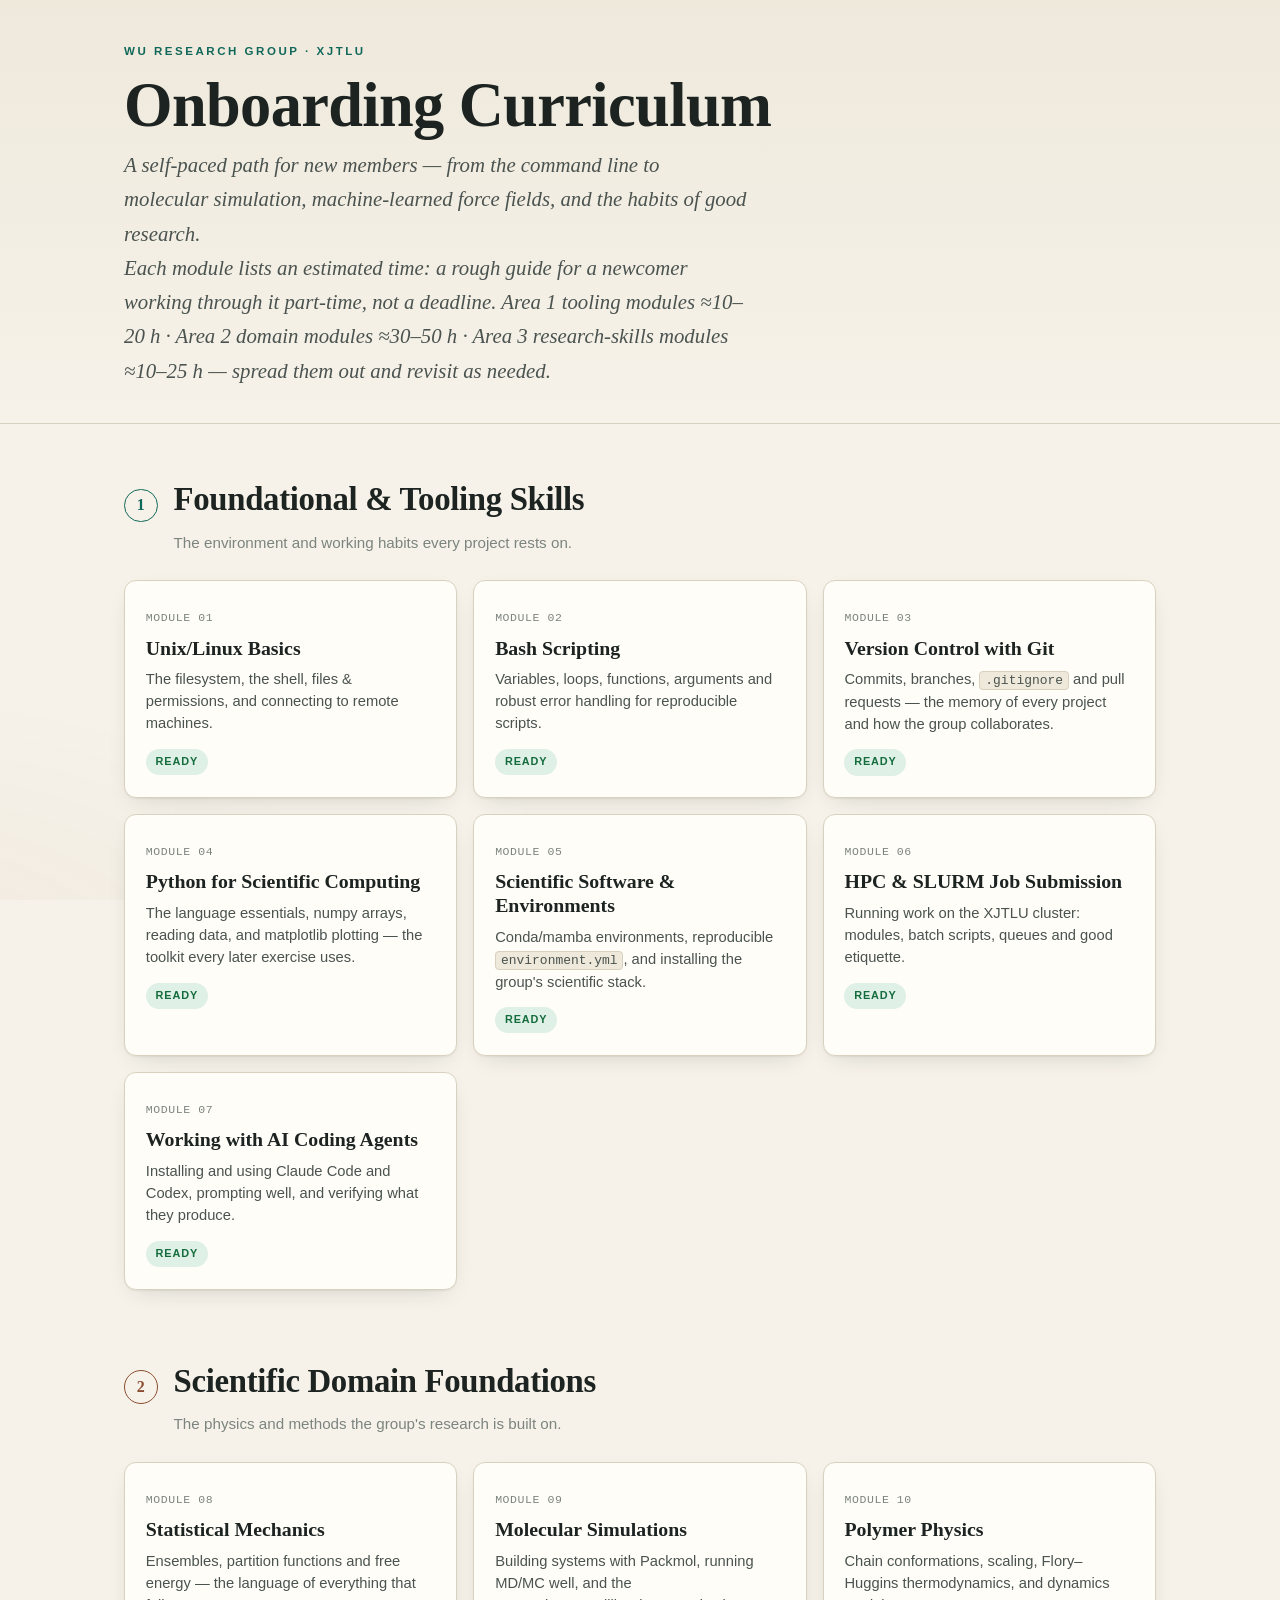
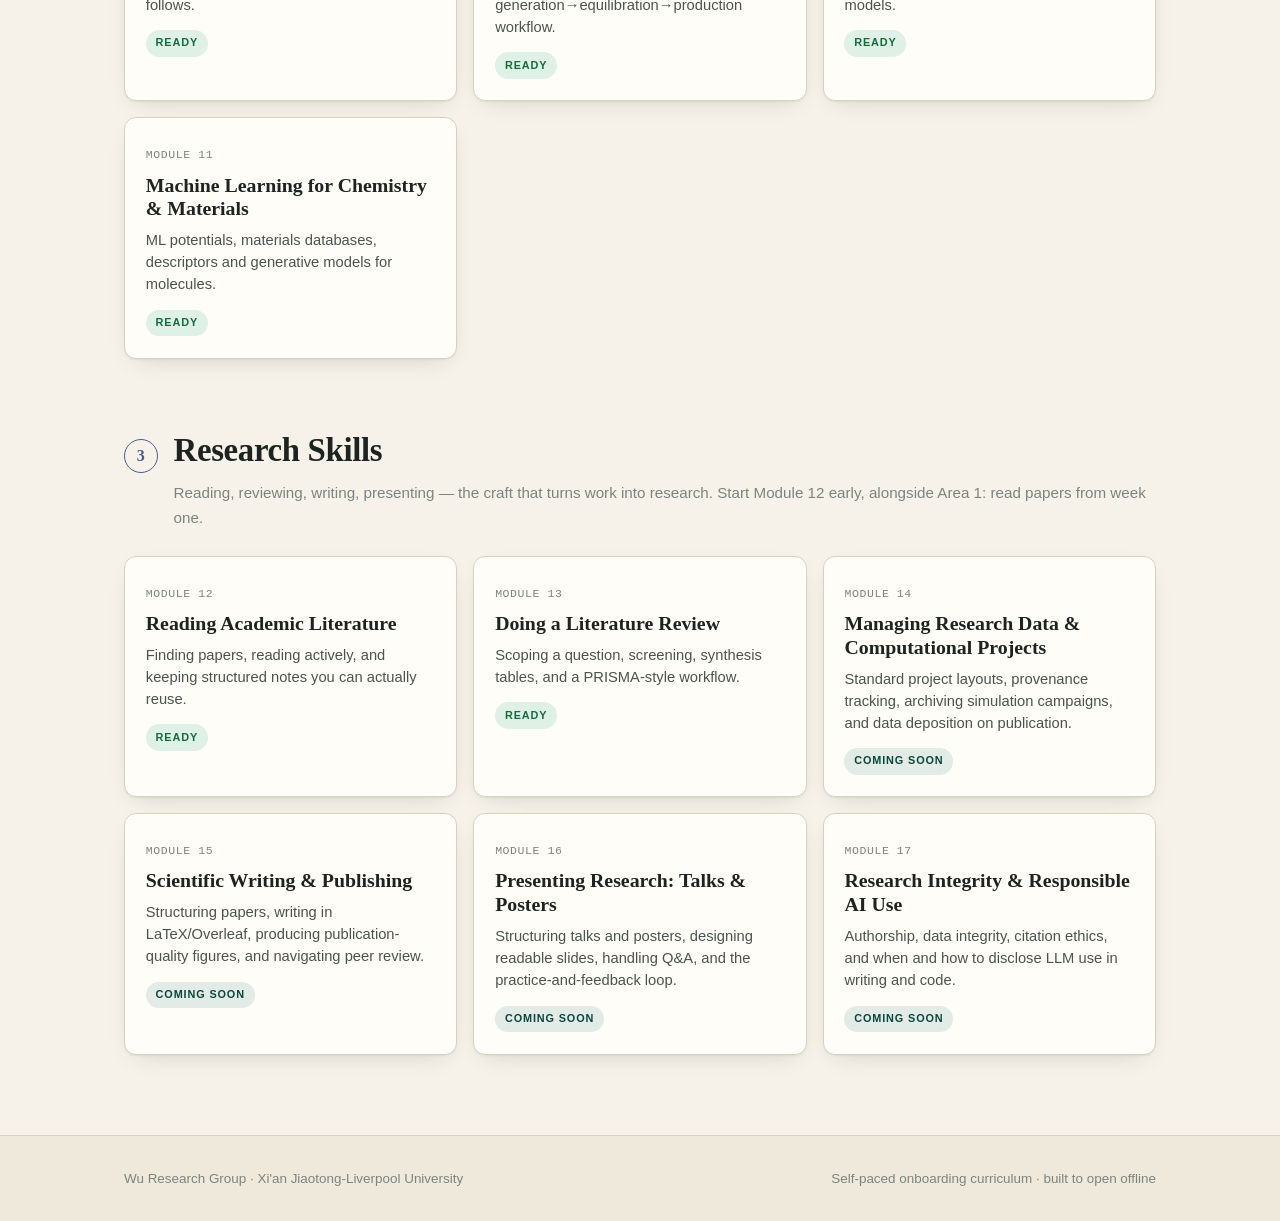
<file: index.html>
<!doctype html>
<html lang="en">
<head>
<meta charset="utf-8">
<meta name="viewport" content="width=device-width, initial-scale=1">
<title>WuGroup Onboarding</title>
<meta name="description" content="Onboarding curriculum for new members of the Wu Research Group (XJTLU): tooling, computational-science foundations, and research skills.">
<link rel="stylesheet" href="assets/style.css">
</head>
<body>
<div class="wrap">

  <header class="masthead">
    <div class="container">
      <p class="eyebrow">Wu Research Group · XJTLU</p>
      <h1>Onboarding&nbsp;Curriculum</h1>
      <p class="lede">A self-paced path for new members — from the command line to molecular simulation, machine-learned force fields, and the habits of good research.</p>
      <p class="lede">Each module lists an estimated time: a rough guide for a newcomer working through it part-time, not a deadline. Area&nbsp;1 tooling modules ≈10–20&nbsp;h · Area&nbsp;2 domain modules ≈30–50&nbsp;h · Area&nbsp;3 research-skills modules ≈10–25&nbsp;h — spread them out and revisit as needed.</p>
    </div>
  </header>

  <main class="container">

    <section class="area area--tool">
      <div class="area-head">
        <span class="idx">1</span>
        <div>
          <h2>Foundational &amp; Tooling Skills</h2>
          <div class="sub">The environment and working habits every project rests on.</div>
        </div>
      </div>
      <div class="modules">
        <a class="mod" href="modules/unix-linux-basics.html">
          <span class="num">MODULE 01</span>
          <h3>Unix/Linux Basics</h3>
          <p>The filesystem, the shell, files &amp; permissions, and connecting to remote machines.</p>
          <span class="badge badge--ready">Ready</span>
        </a>
        <a class="mod" href="modules/bash-scripting.html">
          <span class="num">MODULE 02</span>
          <h3>Bash Scripting</h3>
          <p>Variables, loops, functions, arguments and robust error handling for reproducible scripts.</p>
          <span class="badge badge--ready">Ready</span>
        </a>
        <a class="mod" href="modules/git-version-control.html">
          <span class="num">MODULE 03</span>
          <h3>Version Control with Git</h3>
          <p>Commits, branches, <code>.gitignore</code> and pull requests — the memory of every project and how the group collaborates.</p>
          <span class="badge badge--ready">Ready</span>
        </a>
        <a class="mod" href="modules/python-scientific-computing.html">
          <span class="num">MODULE 04</span>
          <h3>Python for Scientific Computing</h3>
          <p>The language essentials, numpy arrays, reading data, and matplotlib plotting — the toolkit every later exercise uses.</p>
          <span class="badge badge--ready">Ready</span>
        </a>
        <a class="mod" href="modules/scientific-software-environments.html">
          <span class="num">MODULE 05</span>
          <h3>Scientific Software &amp; Environments</h3>
          <p>Conda/mamba environments, reproducible <code>environment.yml</code>, and installing the group's scientific stack.</p>
          <span class="badge badge--ready">Ready</span>
        </a>
        <a class="mod" href="modules/hpc-slurm.html">
          <span class="num">MODULE 06</span>
          <h3>HPC &amp; SLURM Job Submission</h3>
          <p>Running work on the XJTLU cluster: modules, batch scripts, queues and good etiquette.</p>
          <span class="badge badge--ready">Ready</span>
        </a>
        <a class="mod" href="modules/ai-coding-agents.html">
          <span class="num">MODULE 07</span>
          <h3>Working with AI Coding Agents</h3>
          <p>Installing and using Claude Code and Codex, prompting well, and verifying what they produce.</p>
          <span class="badge badge--ready">Ready</span>
        </a>
      </div>
    </section>

    <section class="area area--sci">
      <div class="area-head">
        <span class="idx">2</span>
        <div>
          <h2>Scientific Domain Foundations</h2>
          <div class="sub">The physics and methods the group's research is built on.</div>
        </div>
      </div>
      <div class="modules">
        <a class="mod" href="modules/statistical-mechanics.html">
          <span class="num">MODULE 08</span>
          <h3>Statistical Mechanics</h3>
          <p>Ensembles, partition functions and free energy — the language of everything that follows.</p>
          <span class="badge badge--ready">Ready</span>
        </a>
        <a class="mod" href="modules/molecular-simulations.html">
          <span class="num">MODULE 09</span>
          <h3>Molecular Simulations</h3>
          <p>Building systems with Packmol, running MD/MC well, and the generation→equilibration→production workflow.</p>
          <span class="badge badge--ready">Ready</span>
        </a>
        <a class="mod" href="modules/polymer-physics.html">
          <span class="num">MODULE 10</span>
          <h3>Polymer Physics</h3>
          <p>Chain conformations, scaling, Flory–Huggins thermodynamics, and dynamics models.</p>
          <span class="badge badge--ready">Ready</span>
        </a>
        <a class="mod" href="modules/ml-chemistry-materials.html">
          <span class="num">MODULE 11</span>
          <h3>Machine Learning for Chemistry &amp; Materials</h3>
          <p>ML potentials, materials databases, descriptors and generative models for molecules.</p>
          <span class="badge badge--ready">Ready</span>
        </a>
      </div>
    </section>

    <section class="area area--research">
      <div class="area-head">
        <span class="idx">3</span>
        <div>
          <h2>Research Skills</h2>
          <div class="sub">Reading, reviewing, writing, presenting — the craft that turns work into research. Start Module 12 early, alongside Area 1: read papers from week one.</div>
        </div>
      </div>
      <div class="modules">
        <a class="mod" href="modules/reading-literature.html">
          <span class="num">MODULE 12</span>
          <h3>Reading Academic Literature</h3>
          <p>Finding papers, reading actively, and keeping structured notes you can actually reuse.</p>
          <span class="badge badge--ready">Ready</span>
        </a>
        <a class="mod" href="modules/literature-review.html">
          <span class="num">MODULE 13</span>
          <h3>Doing a Literature Review</h3>
          <p>Scoping a question, screening, synthesis tables, and a PRISMA-style workflow.</p>
          <span class="badge badge--ready">Ready</span>
        </a>
        <div class="mod mod--soon">
          <span class="num">MODULE 14</span>
          <h3>Managing Research Data &amp; Computational Projects</h3>
          <p>Standard project layouts, provenance tracking, archiving simulation campaigns, and data deposition on publication.</p>
          <span class="badge badge--soon">Coming soon</span>
        </div>
        <div class="mod mod--soon">
          <span class="num">MODULE 15</span>
          <h3>Scientific Writing &amp; Publishing</h3>
          <p>Structuring papers, writing in LaTeX/Overleaf, producing publication-quality figures, and navigating peer review.</p>
          <span class="badge badge--soon">Coming soon</span>
        </div>
        <div class="mod mod--soon">
          <span class="num">MODULE 16</span>
          <h3>Presenting Research: Talks &amp; Posters</h3>
          <p>Structuring talks and posters, designing readable slides, handling Q&amp;A, and the practice-and-feedback loop.</p>
          <span class="badge badge--soon">Coming soon</span>
        </div>
        <div class="mod mod--soon">
          <span class="num">MODULE 17</span>
          <h3>Research Integrity &amp; Responsible AI Use</h3>
          <p>Authorship, data integrity, citation ethics, and when and how to disclose LLM use in writing and code.</p>
          <span class="badge badge--soon">Coming soon</span>
        </div>
      </div>
    </section>

  </main>

  <footer class="site-foot">
    <div class="container">
      <p>Wu Research Group · Xi'an Jiaotong-Liverpool University</p>
      <p>Self-paced onboarding curriculum · built to open offline</p>
    </div>
  </footer>

</div>
</body>
</html>
</file>
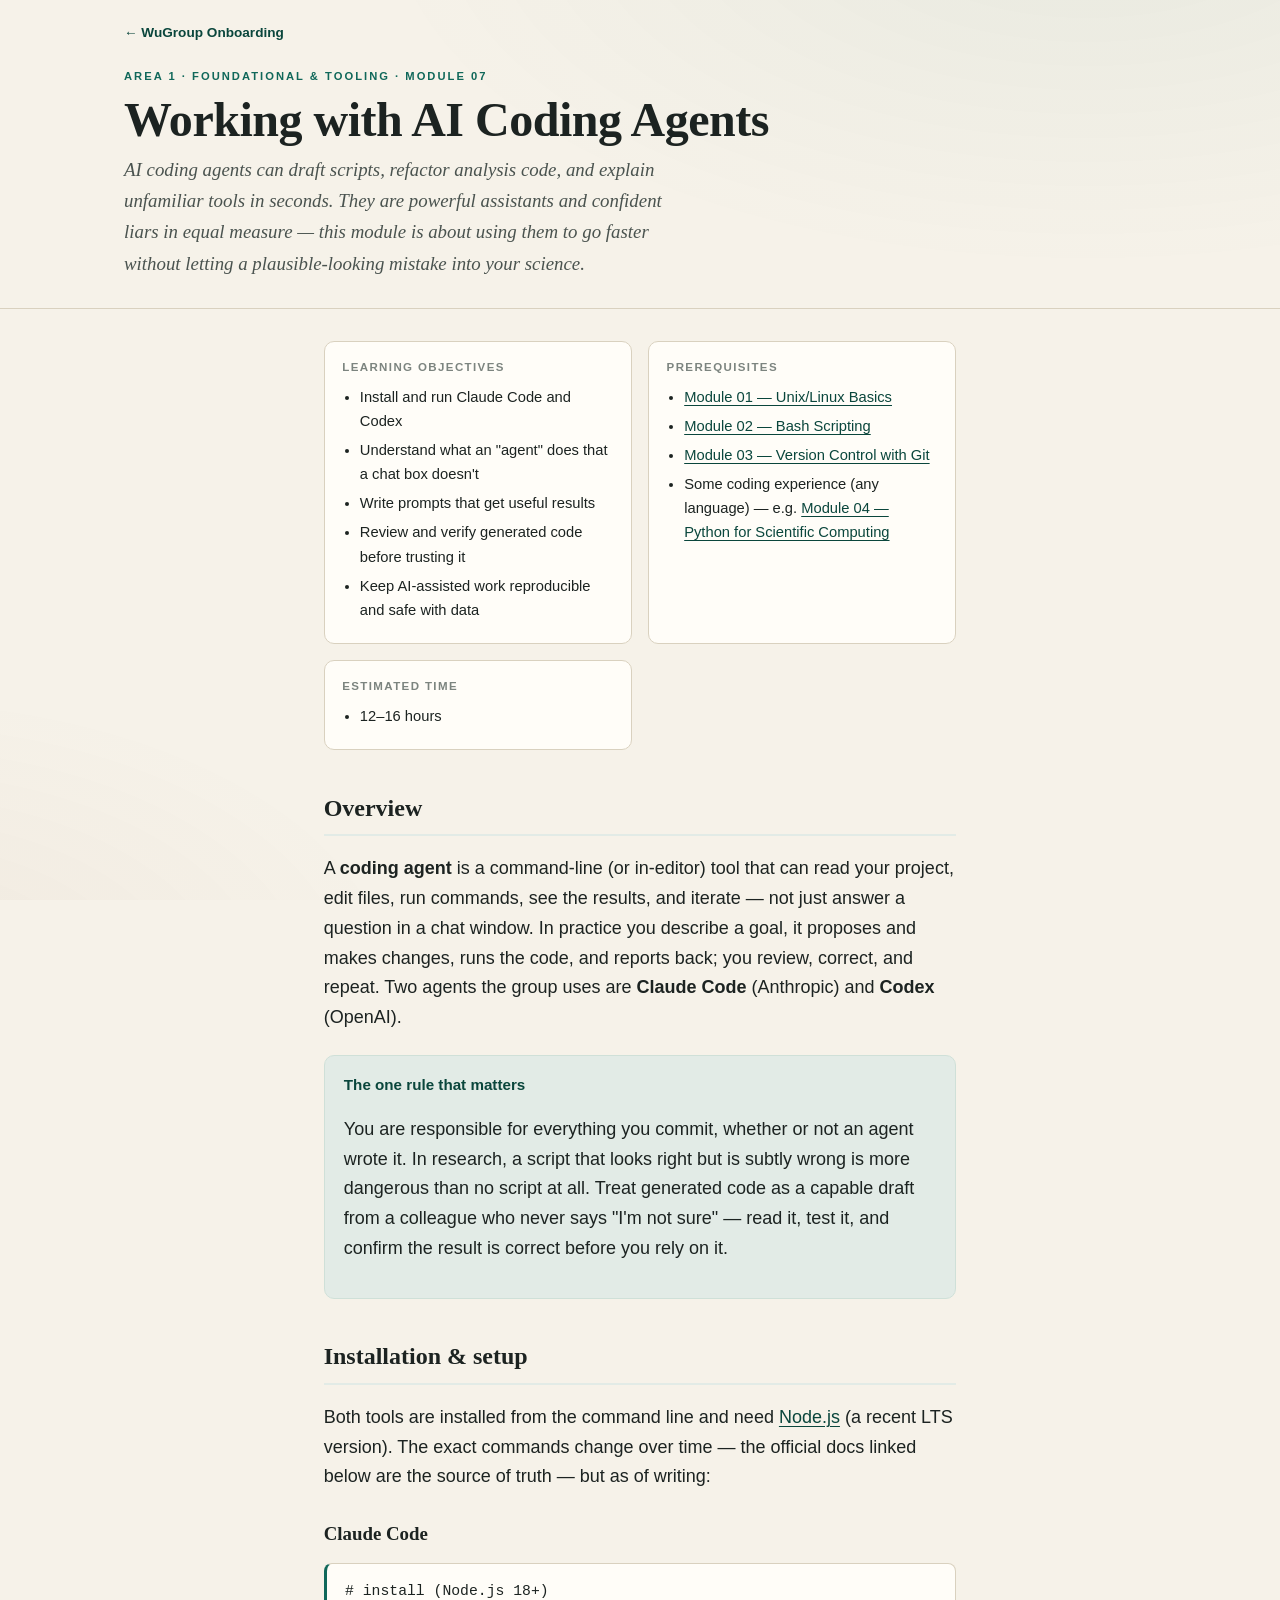
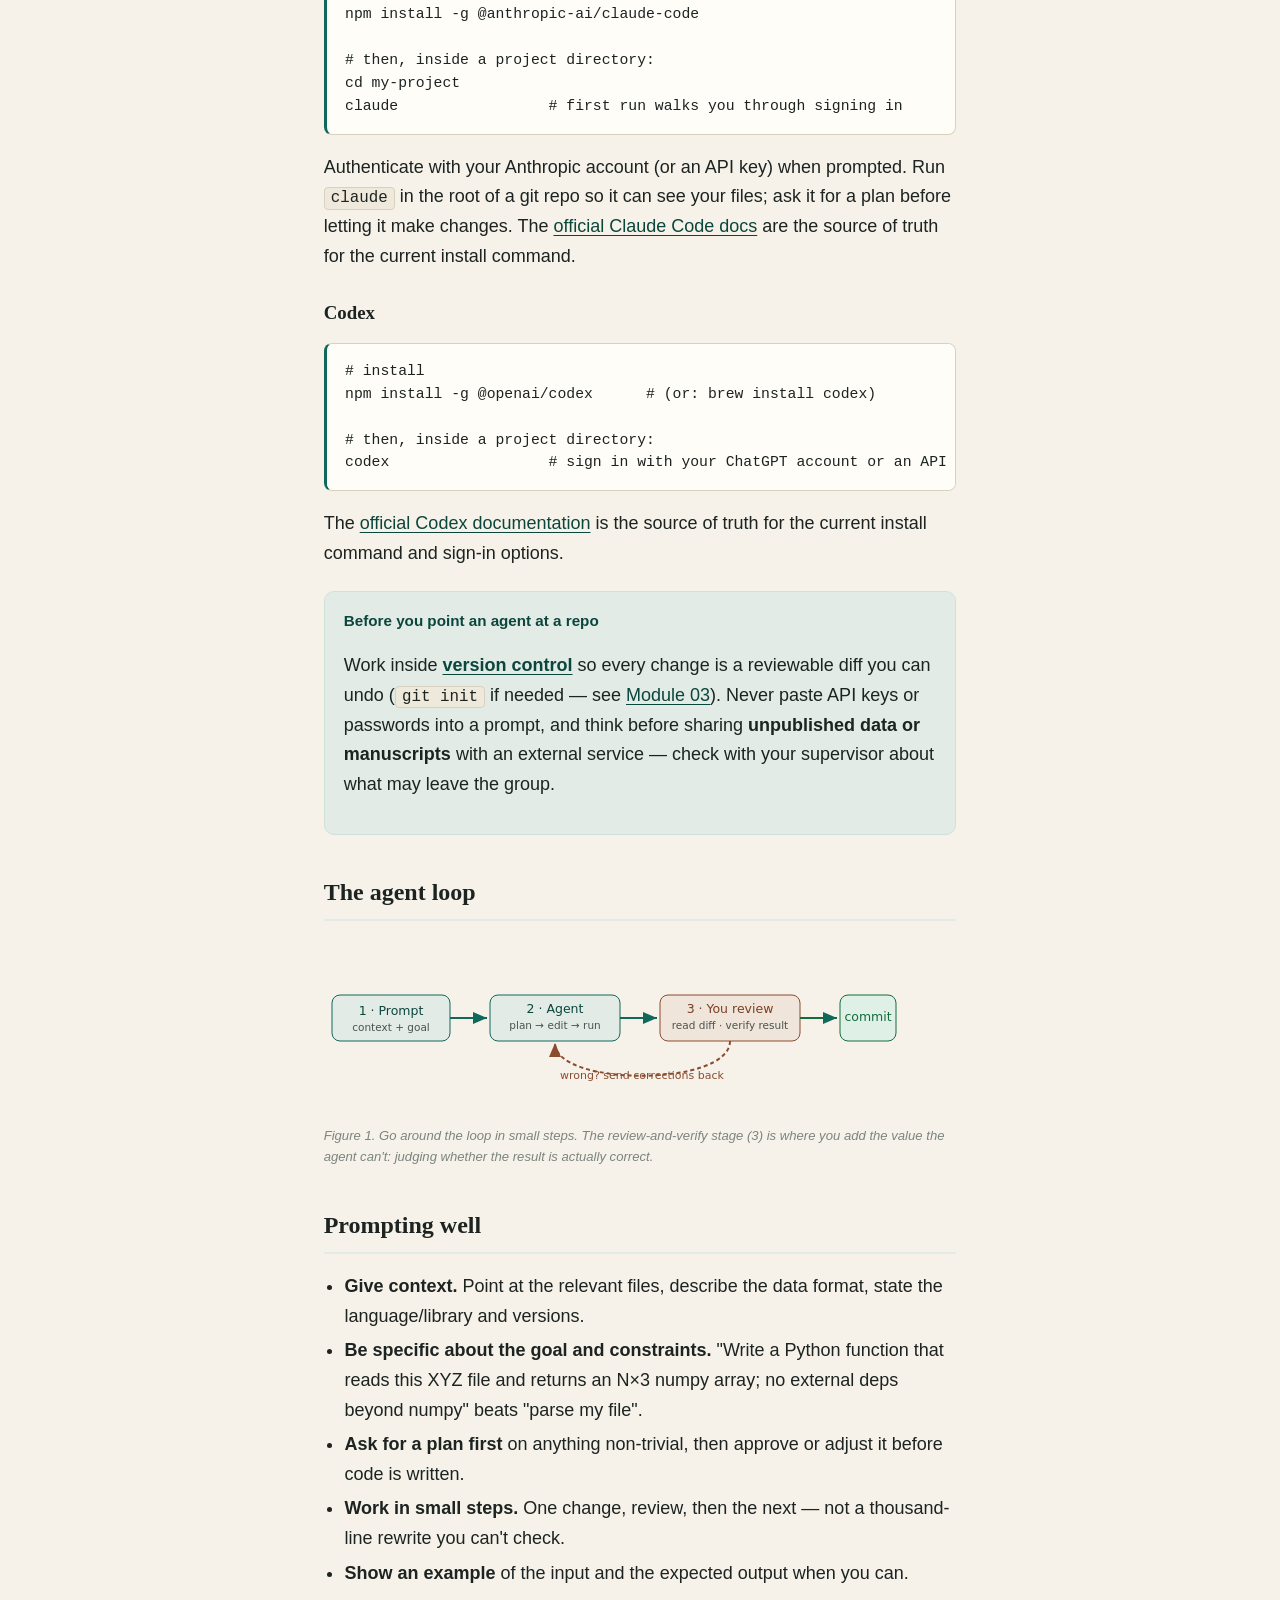
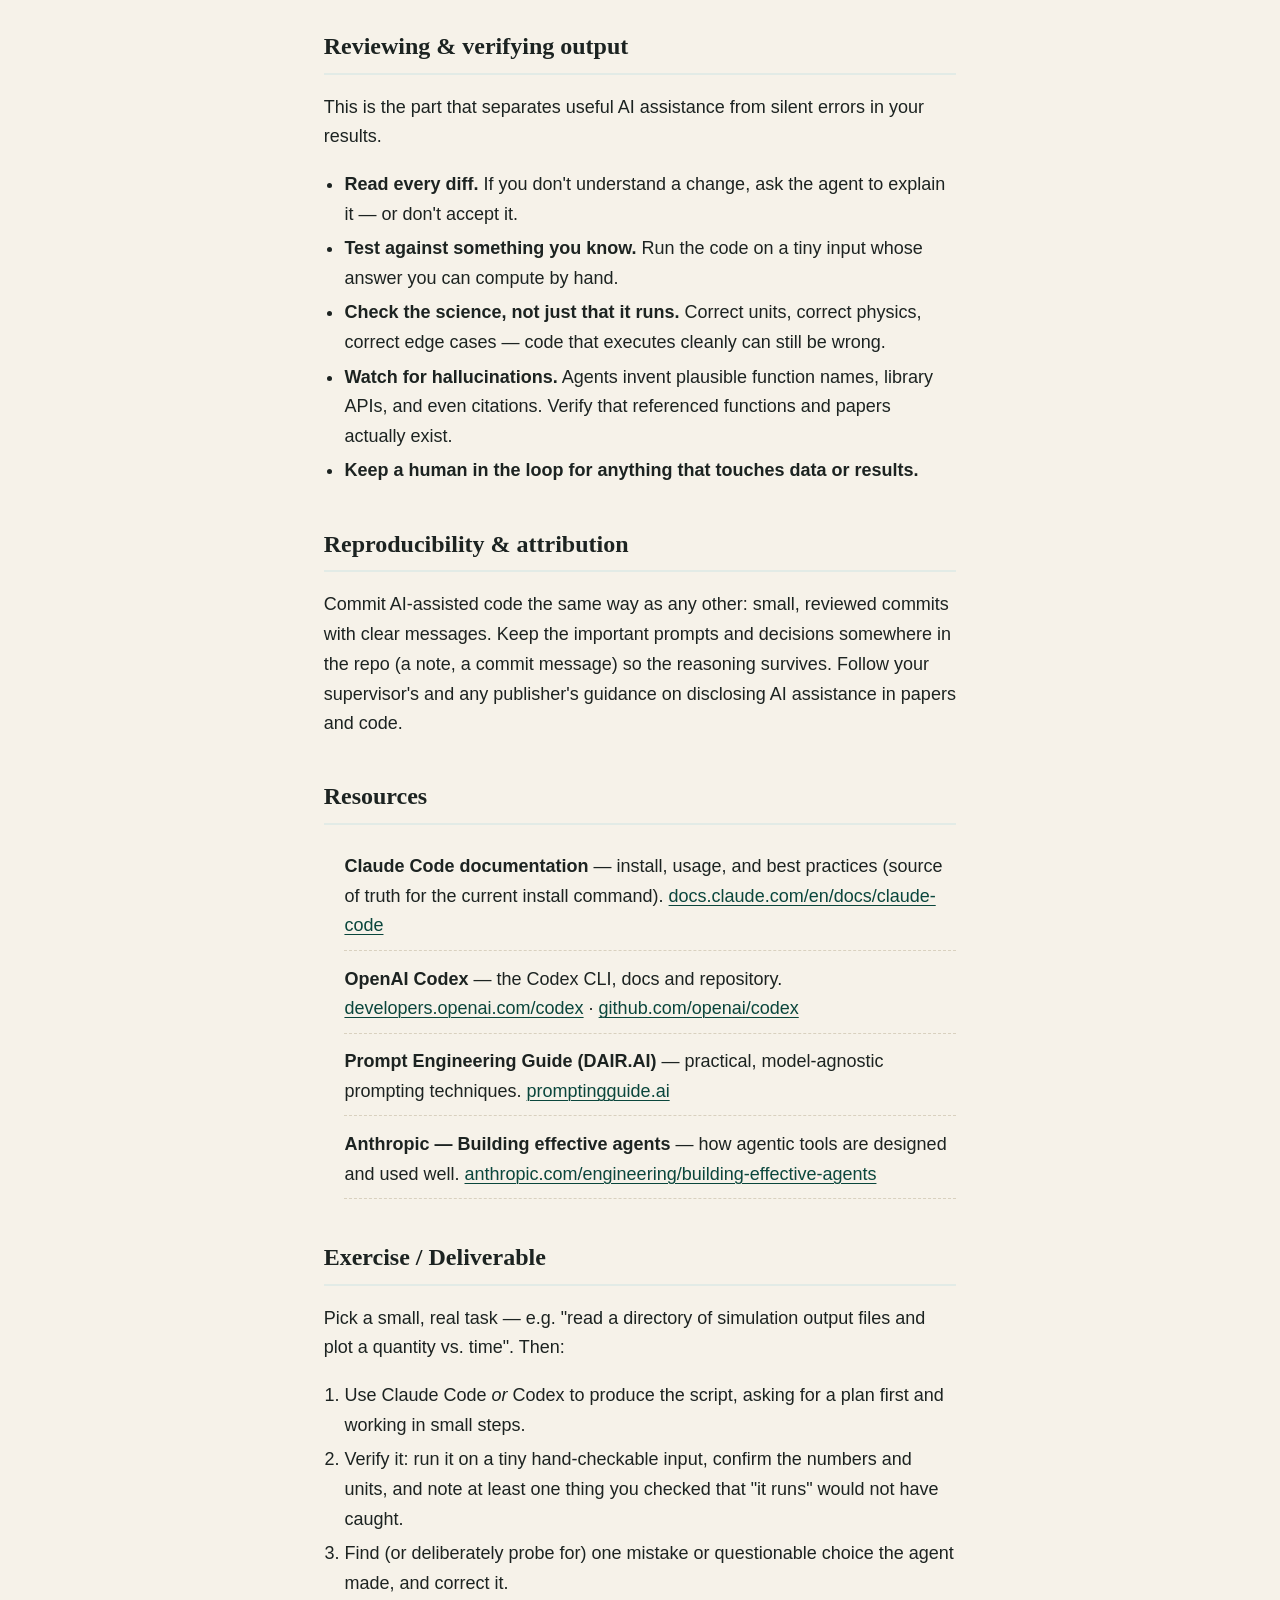
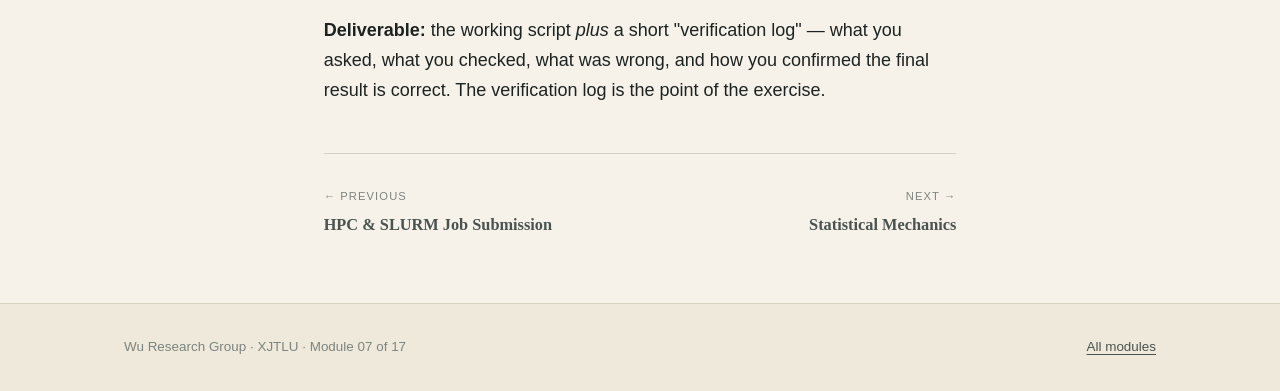
<file: modules/ai-coding-agents.html>
<!doctype html>
<html lang="en">
<head>
<meta charset="utf-8">
<meta name="viewport" content="width=device-width, initial-scale=1">
<title>Working with AI Coding Agents · WuGroup Onboarding</title>
<meta name="description" content="Installing and using Claude Code and Codex, prompting effectively, and — crucially — verifying what they produce.">
<link rel="stylesheet" href="../assets/style.css">
</head>
<body>
<div class="wrap">

  <div class="container">
    <nav class="breadcrumb"><a href="../index.html">← WuGroup Onboarding</a></nav>
  </div>

  <header class="mod-masthead">
    <div class="container">
      <p class="kicker">Area 1 · Foundational &amp; Tooling · Module 07</p>
      <h1>Working with AI Coding Agents</h1>
      <p class="summary">AI coding agents can draft scripts, refactor analysis code, and explain unfamiliar tools in seconds. They are powerful assistants and confident liars in equal measure — this module is about using them to go faster <em>without</em> letting a plausible-looking mistake into your science.</p>
    </div>
  </header>

  <main class="container prose">

    <div class="meta-grid">
      <div class="meta-card">
        <h4>Learning objectives</h4>
        <ul>
          <li>Install and run Claude Code and Codex</li>
          <li>Understand what an "agent" does that a chat box doesn't</li>
          <li>Write prompts that get useful results</li>
          <li>Review and verify generated code before trusting it</li>
          <li>Keep AI-assisted work reproducible and safe with data</li>
        </ul>
      </div>
      <div class="meta-card">
        <h4>Prerequisites</h4>
        <ul><li><a href="unix-linux-basics.html">Module 01 — Unix/Linux Basics</a></li><li><a href="bash-scripting.html">Module 02 — Bash Scripting</a></li><li><a href="git-version-control.html">Module 03 — Version Control with Git</a></li><li>Some coding experience (any language) — e.g. <a href="python-scientific-computing.html">Module 04 — Python for Scientific Computing</a></li></ul>
      </div>
      <div class="meta-card">
        <h4>Estimated time</h4>
        <ul><li>12–16 hours</li></ul>
      </div>
    </div>

    <section class="section">
      <h2>Overview</h2>
      <p>A <strong>coding agent</strong> is a command-line (or in-editor) tool that can read your project, edit files, run commands, see the results, and iterate — not just answer a question in a chat window. In practice you describe a goal, it proposes and makes changes, runs the code, and reports back; you review, correct, and repeat. Two agents the group uses are <strong>Claude Code</strong> (Anthropic) and <strong>Codex</strong> (OpenAI).</p>
      <div class="callout">
        <p class="callout-title">The one rule that matters</p>
        <p>You are responsible for everything you commit, whether or not an agent wrote it. In research, a script that looks right but is subtly wrong is more dangerous than no script at all. Treat generated code as a capable draft from a colleague who never says "I'm not sure" — read it, test it, and confirm the result is correct before you rely on it.</p>
      </div>
    </section>

    <section class="section">
      <h2>Installation &amp; setup</h2>
      <p>Both tools are installed from the command line and need <a href="https://nodejs.org/">Node.js</a> (a recent LTS version). The exact commands change over time — the official docs linked below are the source of truth — but as of writing:</p>

      <h3>Claude Code</h3>
      <pre># install (Node.js 18+)
npm install -g @anthropic-ai/claude-code

# then, inside a project directory:
cd my-project
claude                 # first run walks you through signing in</pre>
      <p>Authenticate with your Anthropic account (or an API key) when prompted. Run <code>claude</code> in the root of a git repo so it can see your files; ask it for a plan before letting it make changes. The <a href="https://docs.claude.com/en/docs/claude-code">official Claude Code docs</a> are the source of truth for the current install command.</p>

      <h3>Codex</h3>
      <pre># install
npm install -g @openai/codex      # (or: brew install codex)

# then, inside a project directory:
codex                  # sign in with your ChatGPT account or an API key</pre>
      <p>The <a href="https://developers.openai.com/codex/">official Codex documentation</a> is the source of truth for the current install command and sign-in options.</p>

      <div class="callout">
        <p class="callout-title">Before you point an agent at a repo</p>
        <p>Work inside <a href="git-version-control.html"><strong>version control</strong></a> so every change is a reviewable diff you can undo (<code>git init</code> if needed — see <a href="git-version-control.html">Module 03</a>). Never paste API keys or passwords into a prompt, and think before sharing <strong>unpublished data or manuscripts</strong> with an external service — check with your supervisor about what may leave the group.</p>
      </div>
    </section>

    <section class="section">
      <h2>The agent loop</h2>
      <figure>
        <svg viewBox="0 0 580 170" role="img" aria-labelledby="agttl agdesc" xmlns="http://www.w3.org/2000/svg" style="max-width:580px">
          <title id="agttl">The AI coding-agent loop</title>
          <desc id="agdesc">You write a prompt; the agent plans, edits files and runs them; you review the diff and verify the result; if wrong you send corrections back to the agent; if correct you commit.</desc>
          <defs>
            <marker id="ag" markerWidth="9" markerHeight="9" refX="7" refY="3" orient="auto"><path d="M0,0 L7,3 L0,6 Z" fill="#10685a"/></marker>
            <marker id="ag2" markerWidth="9" markerHeight="9" refX="7" refY="3" orient="auto"><path d="M0,0 L7,3 L0,6 Z" fill="#8a4b2f"/></marker>
          </defs>
          <g font-family="ui-sans-serif, system-ui, sans-serif" font-size="12.5">
            <rect x="8"   y="48" width="118" height="46" rx="8" fill="#e2ebe6" stroke="#10685a"/><text x="67"  y="68" text-anchor="middle" fill="#0a463c">1 · Prompt</text><text x="67" y="84" text-anchor="middle" fill="#4a534f" font-size="10.5">context + goal</text>
            <rect x="166" y="48" width="130" height="46" rx="8" fill="#e2ebe6" stroke="#10685a"/><text x="231" y="66" text-anchor="middle" fill="#0a463c">2 · Agent</text><text x="231" y="82" text-anchor="middle" fill="#4a534f" font-size="10.5">plan → edit → run</text>
            <rect x="336" y="48" width="140" height="46" rx="8" fill="#f0e5da" stroke="#8a4b2f"/><text x="406" y="66" text-anchor="middle" fill="#7a3f22">3 · You review</text><text x="406" y="82" text-anchor="middle" fill="#4a534f" font-size="10.5">read diff · verify result</text>
            <rect x="516" y="48" width="56" height="46" rx="8" fill="#dff0e6" stroke="#146c3d"/><text x="544" y="74" text-anchor="middle" fill="#146c3d">commit</text>
            <line x1="126" y1="71" x2="163" y2="71" stroke="#10685a" stroke-width="2" marker-end="url(#ag)"/>
            <line x1="296" y1="71" x2="333" y2="71" stroke="#10685a" stroke-width="2" marker-end="url(#ag)"/>
            <line x1="476" y1="71" x2="513" y2="71" stroke="#146c3d" stroke-width="2" marker-end="url(#ag)"/>
            <path d="M406,94 C406,140 231,140 231,96" fill="none" stroke="#8a4b2f" stroke-width="2" stroke-dasharray="4 3" marker-end="url(#ag2)"/>
            <text x="318" y="132" text-anchor="middle" fill="#8a4b2f" font-size="11">wrong? send corrections back</text>
          </g>
        </svg>
        <figcaption>Figure 1. Go around the loop in small steps. The review-and-verify stage (3) is where you add the value the agent can't: judging whether the result is actually correct.</figcaption>
      </figure>
    </section>

    <section class="section">
      <h2>Prompting well</h2>
      <ul>
        <li><strong>Give context.</strong> Point at the relevant files, describe the data format, state the language/library and versions.</li>
        <li><strong>Be specific about the goal and constraints.</strong> "Write a Python function that reads this XYZ file and returns an N×3 numpy array; no external deps beyond numpy" beats "parse my file".</li>
        <li><strong>Ask for a plan first</strong> on anything non-trivial, then approve or adjust it before code is written.</li>
        <li><strong>Work in small steps.</strong> One change, review, then the next — not a thousand-line rewrite you can't check.</li>
        <li><strong>Show an example</strong> of the input and the expected output when you can.</li>
      </ul>
    </section>

    <section class="section">
      <h2>Reviewing &amp; verifying output</h2>
      <p>This is the part that separates useful AI assistance from silent errors in your results.</p>
      <ul>
        <li><strong>Read every diff.</strong> If you don't understand a change, ask the agent to explain it — or don't accept it.</li>
        <li><strong>Test against something you know.</strong> Run the code on a tiny input whose answer you can compute by hand.</li>
        <li><strong>Check the science, not just that it runs.</strong> Correct units, correct physics, correct edge cases — code that executes cleanly can still be wrong.</li>
        <li><strong>Watch for hallucinations.</strong> Agents invent plausible function names, library APIs, and even citations. Verify that referenced functions and papers actually exist.</li>
        <li><strong>Keep a human in the loop for anything that touches data or results.</strong></li>
      </ul>
    </section>

    <section class="section">
      <h2>Reproducibility &amp; attribution</h2>
      <p>Commit AI-assisted code the same way as any other: small, reviewed commits with clear messages. Keep the important prompts and decisions somewhere in the repo (a note, a commit message) so the reasoning survives. Follow your supervisor's and any publisher's guidance on disclosing AI assistance in papers and code.</p>
    </section>

    <section class="section">
      <h2>Resources</h2>
      <ul class="resource-list">
        <li><strong>Claude Code documentation</strong> — install, usage, and best practices (source of truth for the current install command). <a href="https://docs.claude.com/en/docs/claude-code">docs.claude.com/en/docs/claude-code</a></li>
        <li><strong>OpenAI Codex</strong> — the Codex CLI, docs and repository. <a href="https://developers.openai.com/codex/">developers.openai.com/codex</a> · <a href="https://github.com/openai/codex">github.com/openai/codex</a></li>
        <li><strong>Prompt Engineering Guide (DAIR.AI)</strong> — practical, model-agnostic prompting techniques. <a href="https://www.promptingguide.ai/">promptingguide.ai</a></li>
        <li><strong>Anthropic — Building effective agents</strong> — how agentic tools are designed and used well. <a href="https://www.anthropic.com/engineering/building-effective-agents">anthropic.com/engineering/building-effective-agents</a></li>
      </ul>
    </section>

    <section class="section">
      <h2>Exercise / Deliverable</h2>
      <p>Pick a small, real task — e.g. "read a directory of simulation output files and plot a quantity vs. time". Then:</p>
      <ol>
        <li>Use Claude Code <em>or</em> Codex to produce the script, asking for a plan first and working in small steps.</li>
        <li>Verify it: run it on a tiny hand-checkable input, confirm the numbers and units, and note at least one thing you checked that "it runs" would not have caught.</li>
        <li>Find (or deliberately probe for) one mistake or questionable choice the agent made, and correct it.</li>
      </ol>
      <p><strong>Deliverable:</strong> the working script <em>plus</em> a short "verification log" — what you asked, what you checked, what was wrong, and how you confirmed the final result is correct. The verification log is the point of the exercise.</p>
    </section>

    <nav class="pager">
      <a href="hpc-slurm.html"><span class="dir">← Previous</span><br><span class="t">HPC &amp; SLURM Job Submission</span></a>
      <a class="next" href="statistical-mechanics.html"><span class="dir">Next →</span><br><span class="t">Statistical Mechanics</span></a>
    </nav>

  </main>

  <footer class="site-foot">
    <div class="container">
      <p>Wu Research Group · XJTLU · Module 07 of 17</p>
      <p><a href="../index.html">All modules</a></p>
    </div>
  </footer>

</div>
</body>
</html>
</file>
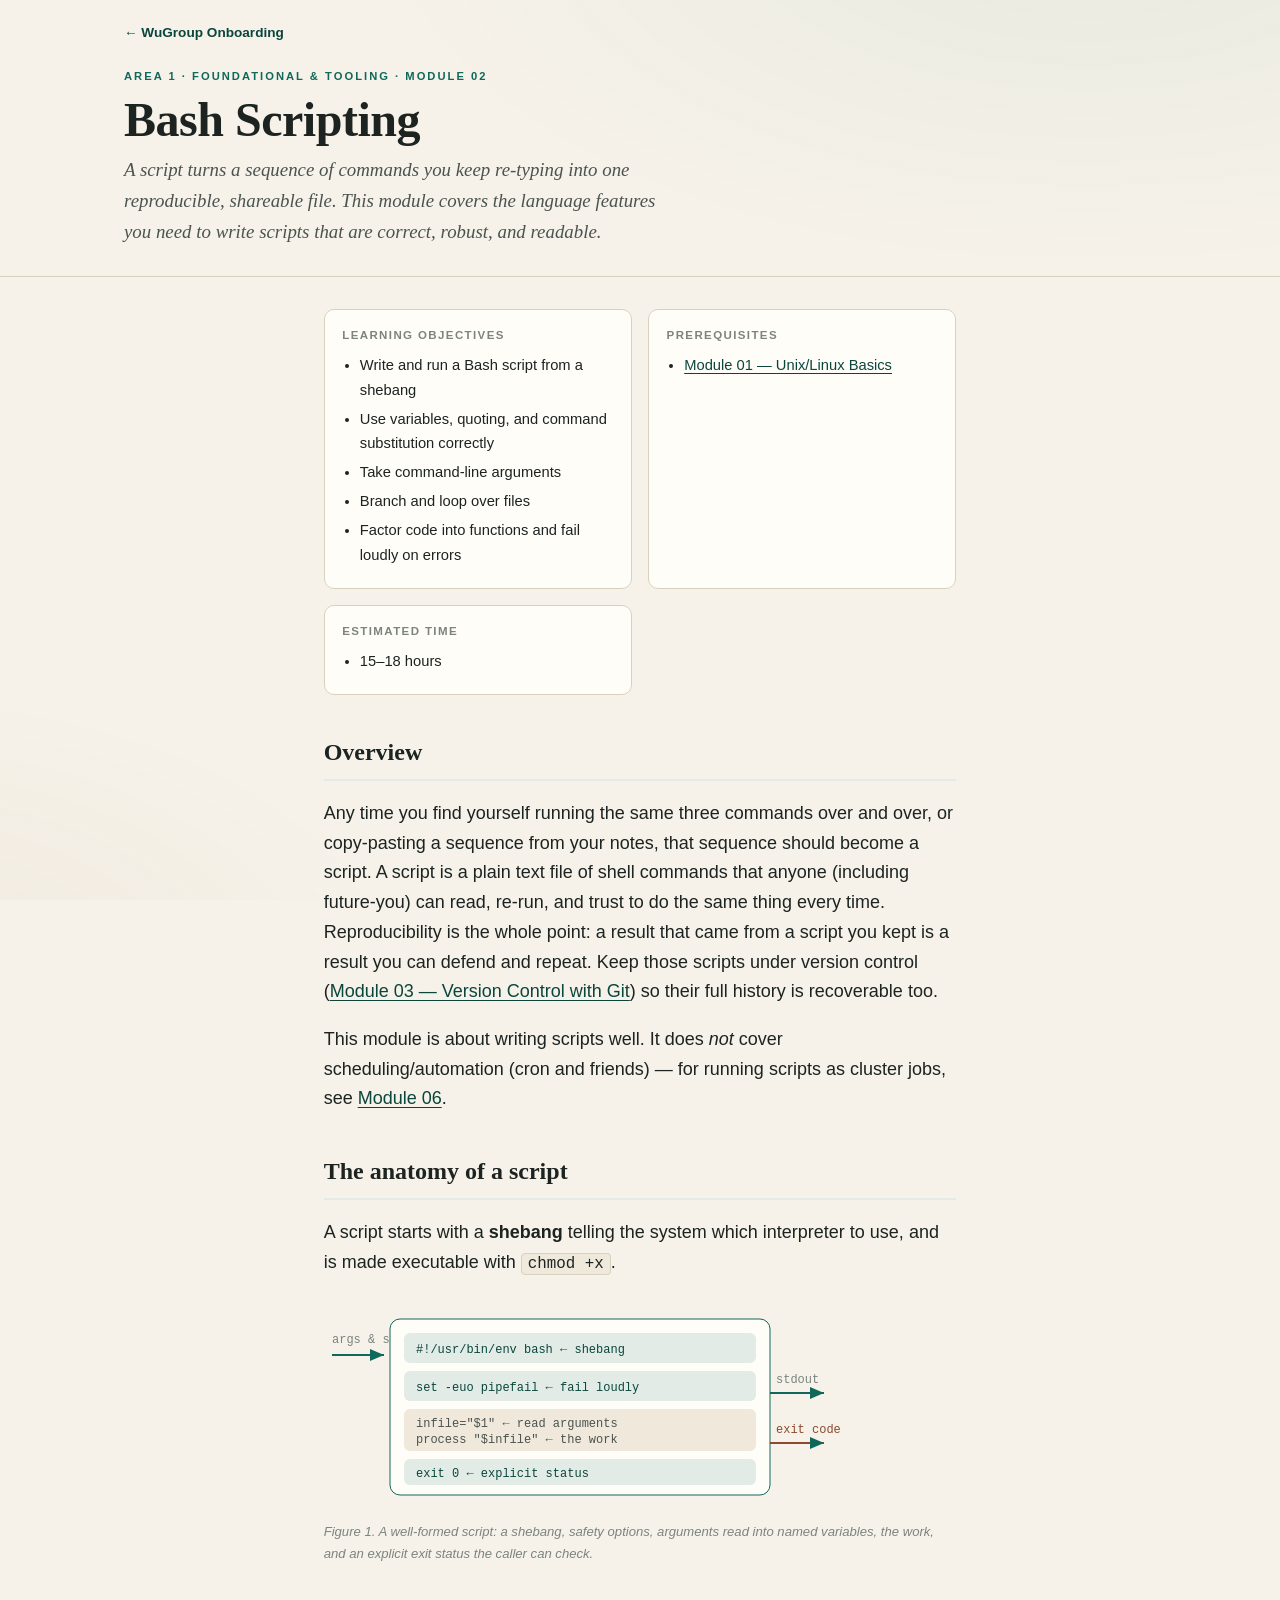
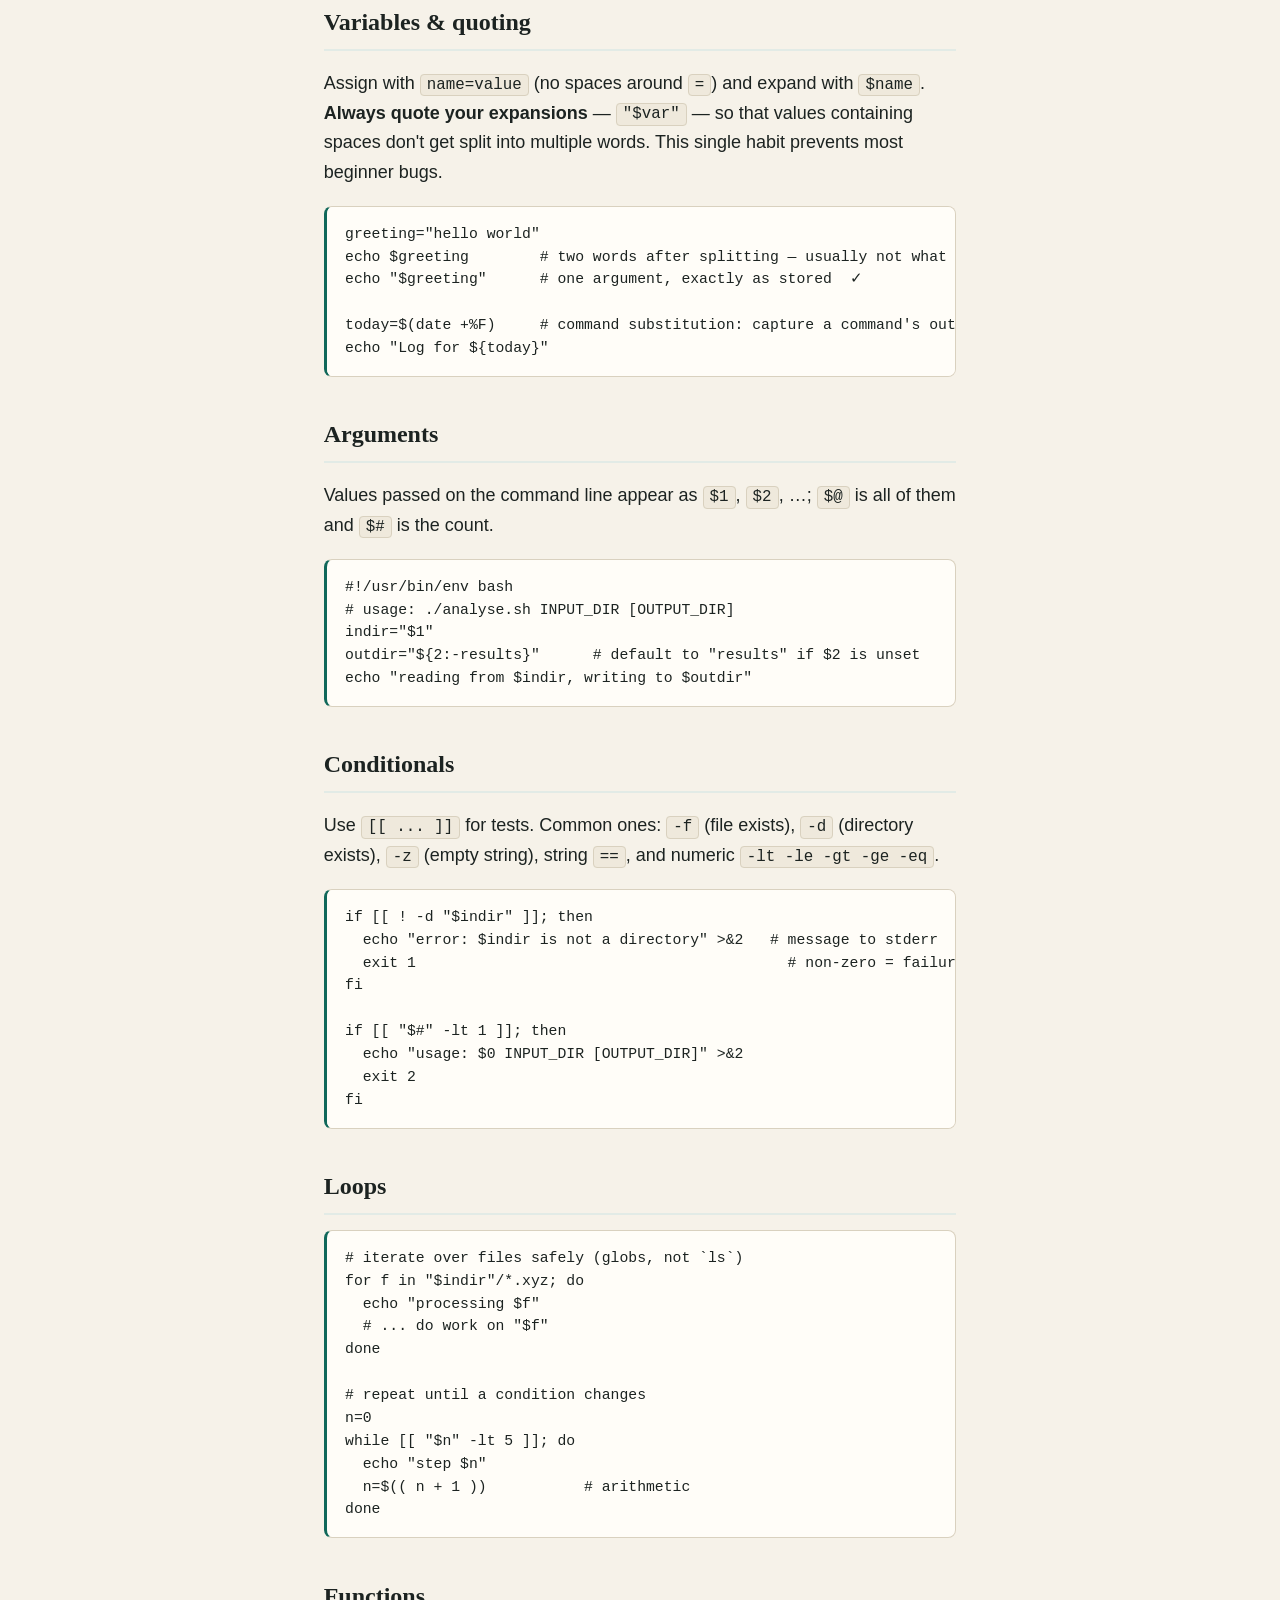
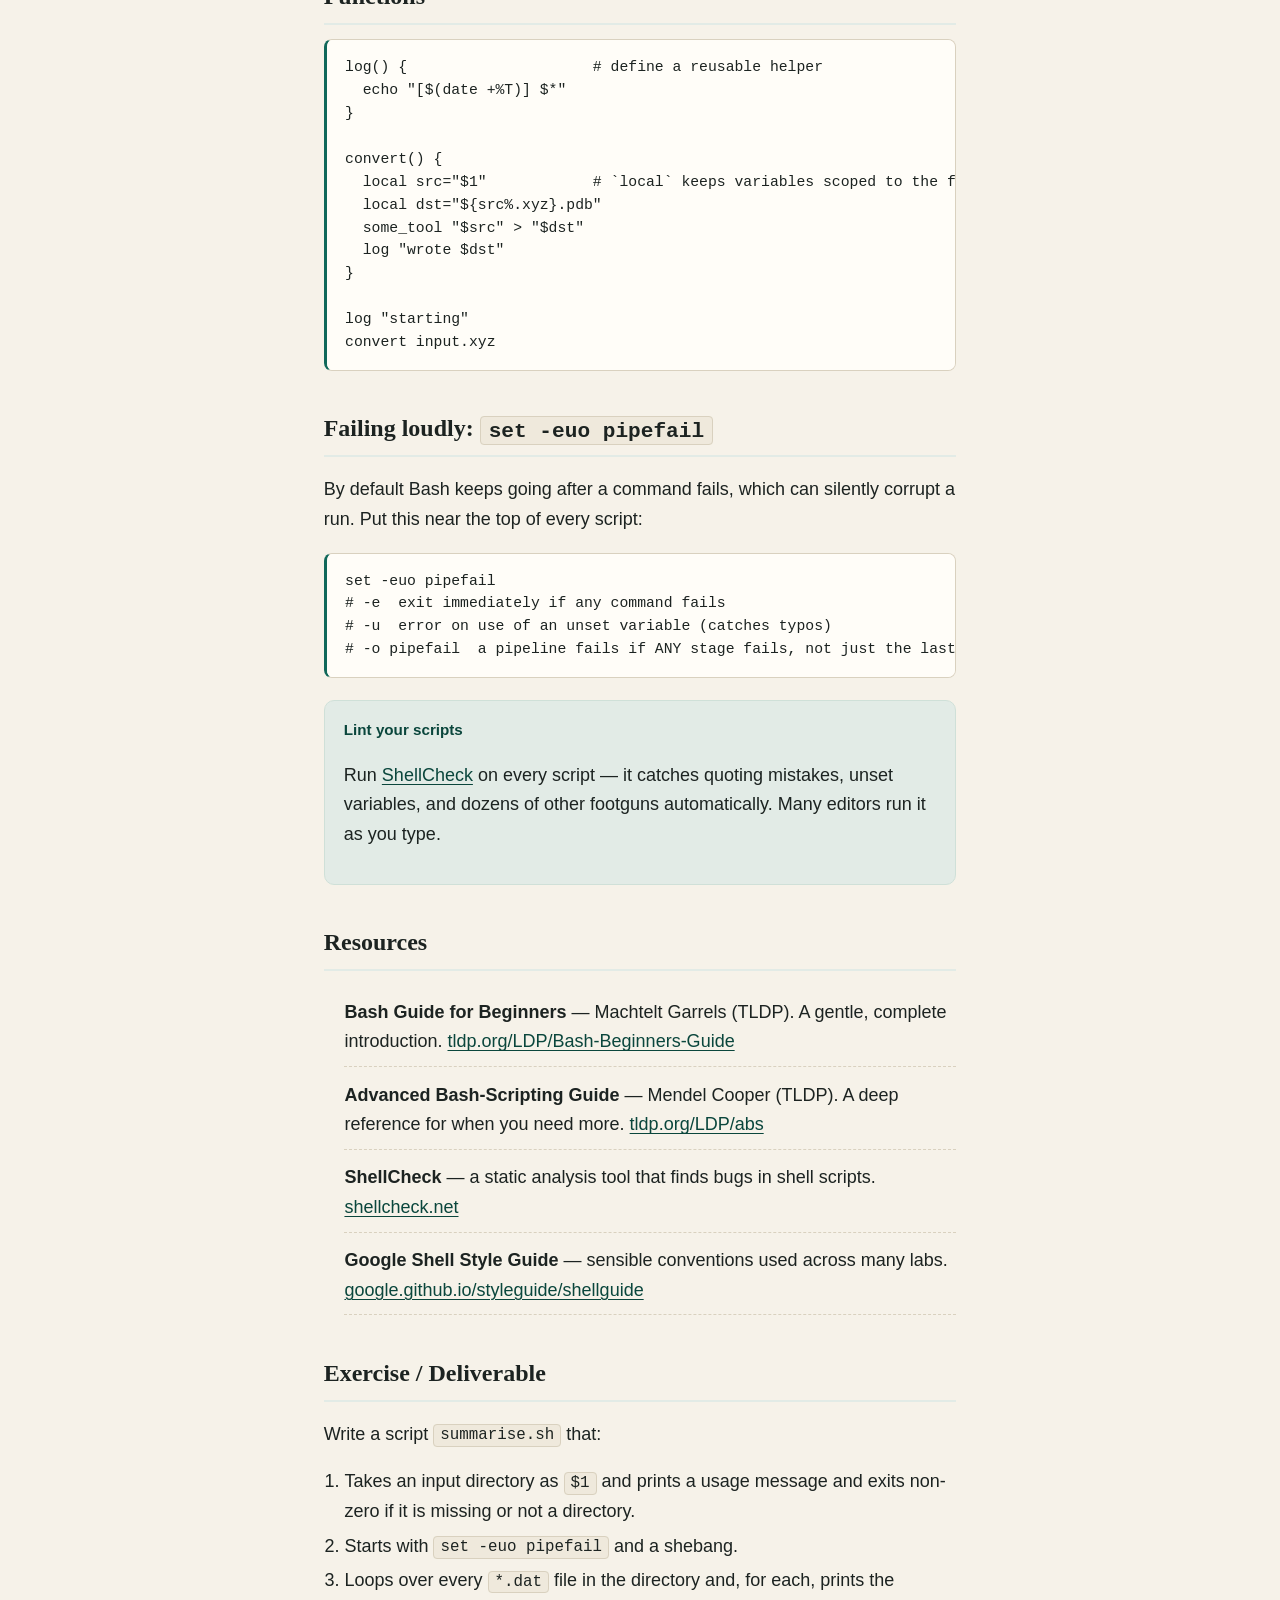
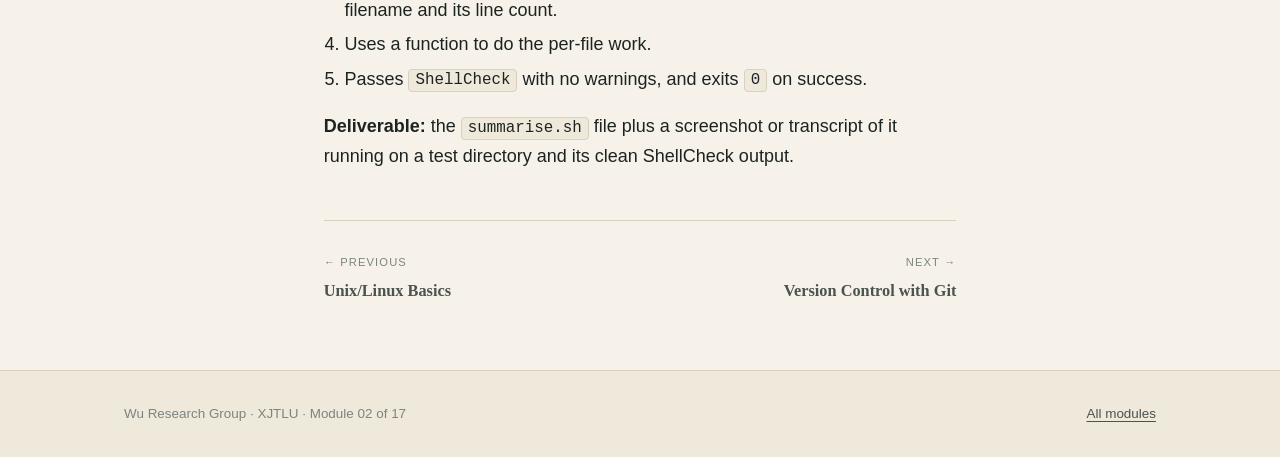
<file: modules/bash-scripting.html>
<!doctype html>
<html lang="en">
<head>
<meta charset="utf-8">
<meta name="viewport" content="width=device-width, initial-scale=1">
<title>Bash Scripting · WuGroup Onboarding</title>
<meta name="description" content="Variables, quoting, arguments, conditionals, loops, functions, exit codes and error handling for reproducible research scripts.">
<link rel="stylesheet" href="../assets/style.css">
</head>
<body>
<div class="wrap">

  <div class="container">
    <nav class="breadcrumb"><a href="../index.html">← WuGroup Onboarding</a></nav>
  </div>

  <header class="mod-masthead">
    <div class="container">
      <p class="kicker">Area 1 · Foundational &amp; Tooling · Module 02</p>
      <h1>Bash Scripting</h1>
      <p class="summary">A script turns a sequence of commands you keep re-typing into one reproducible, shareable file. This module covers the language features you need to write scripts that are correct, robust, and readable.</p>
    </div>
  </header>

  <main class="container prose">

    <div class="meta-grid">
      <div class="meta-card">
        <h4>Learning objectives</h4>
        <ul>
          <li>Write and run a Bash script from a shebang</li>
          <li>Use variables, quoting, and command substitution correctly</li>
          <li>Take command-line arguments</li>
          <li>Branch and loop over files</li>
          <li>Factor code into functions and fail loudly on errors</li>
        </ul>
      </div>
      <div class="meta-card">
        <h4>Prerequisites</h4>
        <ul><li><a href="unix-linux-basics.html">Module 01 — Unix/Linux Basics</a></li></ul>
      </div>
      <div class="meta-card">
        <h4>Estimated time</h4>
        <ul><li>15–18 hours</li></ul>
      </div>
    </div>

    <section class="section">
      <h2>Overview</h2>
      <p>Any time you find yourself running the same three commands over and over, or copy-pasting a sequence from your notes, that sequence should become a script. A script is a plain text file of shell commands that anyone (including future-you) can read, re-run, and trust to do the same thing every time. Reproducibility is the whole point: a result that came from a script you kept is a result you can defend and repeat. Keep those scripts under version control (<a href="git-version-control.html">Module 03 — Version Control with Git</a>) so their full history is recoverable too.</p>
      <p>This module is about writing scripts well. It does <em>not</em> cover scheduling/automation (cron and friends) — for running scripts as cluster jobs, see <a href="hpc-slurm.html">Module 06</a>.</p>
    </section>

    <section class="section">
      <h2>The anatomy of a script</h2>
      <p>A script starts with a <strong>shebang</strong> telling the system which interpreter to use, and is made executable with <code>chmod +x</code>.</p>

      <figure>
        <svg viewBox="0 0 560 210" role="img" aria-labelledby="anttl andesc" xmlns="http://www.w3.org/2000/svg" style="max-width:560px">
          <title id="anttl">Anatomy of a robust Bash script</title>
          <desc id="andesc">A script box with four labelled parts: shebang line, safety options set -euo pipefail, a body reading arguments, and an explicit exit status; arguments enter from the left, output and an exit code leave to the right.</desc>
          <defs>
            <marker id="ba" markerWidth="9" markerHeight="9" refX="7" refY="3" orient="auto"><path d="M0,0 L7,3 L0,6 Z" fill="#10685a"/></marker>
          </defs>
          <g font-family="ui-monospace, Menlo, monospace" font-size="12">
            <text x="8" y="40" fill="#7c847f">args &amp; stdin</text>
            <line x1="8" y1="52" x2="60" y2="52" stroke="#10685a" stroke-width="2" marker-end="url(#ba)"/>
            <rect x="66" y="16" width="380" height="176" rx="10" fill="#fffdf8" stroke="#10685a"/>
            <rect x="80" y="30"  width="352" height="30" rx="6" fill="#e2ebe6"/><text x="92" y="50" fill="#0a463c">#!/usr/bin/env bash  ← shebang</text>
            <rect x="80" y="68"  width="352" height="30" rx="6" fill="#e2ebe6"/><text x="92" y="88" fill="#0a463c">set -euo pipefail   ← fail loudly</text>
            <rect x="80" y="106" width="352" height="42" rx="6" fill="#f0e9db"/><text x="92" y="124" fill="#4a534f">infile="$1"        ← read arguments</text><text x="92" y="140" fill="#4a534f">process "$infile"  ← the work</text>
            <rect x="80" y="156" width="352" height="26" rx="6" fill="#e2ebe6"/><text x="92" y="174" fill="#0a463c">exit 0             ← explicit status</text>
            <line x1="446" y1="90" x2="500" y2="90" stroke="#10685a" stroke-width="2" marker-end="url(#ba)"/>
            <text x="452" y="80" fill="#7c847f">stdout</text>
            <line x1="446" y1="140" x2="500" y2="140" stroke="#8a4b2f" stroke-width="2" marker-end="url(#ba)"/>
            <text x="452" y="130" fill="#8a4b2f">exit code</text>
          </g>
        </svg>
        <figcaption>Figure 1. A well-formed script: a shebang, safety options, arguments read into named variables, the work, and an explicit exit status the caller can check.</figcaption>
      </figure>
    </section>

    <section class="section">
      <h2>Variables &amp; quoting</h2>
      <p>Assign with <code>name=value</code> (no spaces around <code>=</code>) and expand with <code>$name</code>. <strong>Always quote your expansions</strong> — <code>"$var"</code> — so that values containing spaces don't get split into multiple words. This single habit prevents most beginner bugs.</p>
      <pre>greeting="hello world"
echo $greeting        # two words after splitting — usually not what you want
echo "$greeting"      # one argument, exactly as stored  ✓

today=$(date +%F)     # command substitution: capture a command's output
echo "Log for ${today}"</pre>
    </section>

    <section class="section">
      <h2>Arguments</h2>
      <p>Values passed on the command line appear as <code>$1</code>, <code>$2</code>, …; <code>$@</code> is all of them and <code>$#</code> is the count.</p>
      <pre>#!/usr/bin/env bash
# usage: ./analyse.sh INPUT_DIR [OUTPUT_DIR]
indir="$1"
outdir="${2:-results}"      # default to "results" if $2 is unset
echo "reading from $indir, writing to $outdir"</pre>
    </section>

    <section class="section">
      <h2>Conditionals</h2>
      <p>Use <code>[[ ... ]]</code> for tests. Common ones: <code>-f</code> (file exists), <code>-d</code> (directory exists), <code>-z</code> (empty string), string <code>==</code>, and numeric <code>-lt -le -gt -ge -eq</code>.</p>
      <pre>if [[ ! -d "$indir" ]]; then
  echo "error: $indir is not a directory" &gt;&amp;2   # message to stderr
  exit 1                                          # non-zero = failure
fi

if [[ "$#" -lt 1 ]]; then
  echo "usage: $0 INPUT_DIR [OUTPUT_DIR]" &gt;&amp;2
  exit 2
fi</pre>
    </section>

    <section class="section">
      <h2>Loops</h2>
      <pre># iterate over files safely (globs, not `ls`)
for f in "$indir"/*.xyz; do
  echo "processing $f"
  # ... do work on "$f"
done

# repeat until a condition changes
n=0
while [[ "$n" -lt 5 ]]; do
  echo "step $n"
  n=$(( n + 1 ))           # arithmetic
done</pre>
    </section>

    <section class="section">
      <h2>Functions</h2>
      <pre>log() {                     # define a reusable helper
  echo "[$(date +%T)] $*"
}

convert() {
  local src="$1"            # `local` keeps variables scoped to the function
  local dst="${src%.xyz}.pdb"
  some_tool "$src" &gt; "$dst"
  log "wrote $dst"
}

log "starting"
convert input.xyz</pre>
    </section>

    <section class="section">
      <h2>Failing loudly: <code>set -euo pipefail</code></h2>
      <p>By default Bash keeps going after a command fails, which can silently corrupt a run. Put this near the top of every script:</p>
      <pre>set -euo pipefail
# -e  exit immediately if any command fails
# -u  error on use of an unset variable (catches typos)
# -o pipefail  a pipeline fails if ANY stage fails, not just the last</pre>
      <div class="callout">
        <p class="callout-title">Lint your scripts</p>
        <p>Run <a href="https://www.shellcheck.net/">ShellCheck</a> on every script — it catches quoting mistakes, unset variables, and dozens of other footguns automatically. Many editors run it as you type.</p>
      </div>
    </section>

    <section class="section">
      <h2>Resources</h2>
      <ul class="resource-list">
        <li><strong>Bash Guide for Beginners</strong> — Machtelt Garrels (TLDP). A gentle, complete introduction. <a href="https://tldp.org/LDP/Bash-Beginners-Guide/html/">tldp.org/LDP/Bash-Beginners-Guide</a></li>
        <li><strong>Advanced Bash-Scripting Guide</strong> — Mendel Cooper (TLDP). A deep reference for when you need more. <a href="https://tldp.org/LDP/abs/html/">tldp.org/LDP/abs</a></li>
        <li><strong>ShellCheck</strong> — a static analysis tool that finds bugs in shell scripts. <a href="https://www.shellcheck.net/">shellcheck.net</a></li>
        <li><strong>Google Shell Style Guide</strong> — sensible conventions used across many labs. <a href="https://google.github.io/styleguide/shellguide.html">google.github.io/styleguide/shellguide</a></li>
      </ul>
    </section>

    <section class="section">
      <h2>Exercise / Deliverable</h2>
      <p>Write a script <code>summarise.sh</code> that:</p>
      <ol>
        <li>Takes an input directory as <code>$1</code> and prints a usage message and exits non-zero if it is missing or not a directory.</li>
        <li>Starts with <code>set -euo pipefail</code> and a shebang.</li>
        <li>Loops over every <code>*.dat</code> file in the directory and, for each, prints the filename and its line count.</li>
        <li>Uses a function to do the per-file work.</li>
        <li>Passes <code>ShellCheck</code> with no warnings, and exits <code>0</code> on success.</li>
      </ol>
      <p><strong>Deliverable:</strong> the <code>summarise.sh</code> file plus a screenshot or transcript of it running on a test directory and its clean ShellCheck output.</p>
    </section>

    <nav class="pager">
      <a href="unix-linux-basics.html"><span class="dir">← Previous</span><br><span class="t">Unix/Linux Basics</span></a>
      <a class="next" href="git-version-control.html"><span class="dir">Next →</span><br><span class="t">Version Control with Git</span></a>
    </nav>

  </main>

  <footer class="site-foot">
    <div class="container">
      <p>Wu Research Group · XJTLU · Module 02 of 17</p>
      <p><a href="../index.html">All modules</a></p>
    </div>
  </footer>

</div>
</body>
</html>
</file>
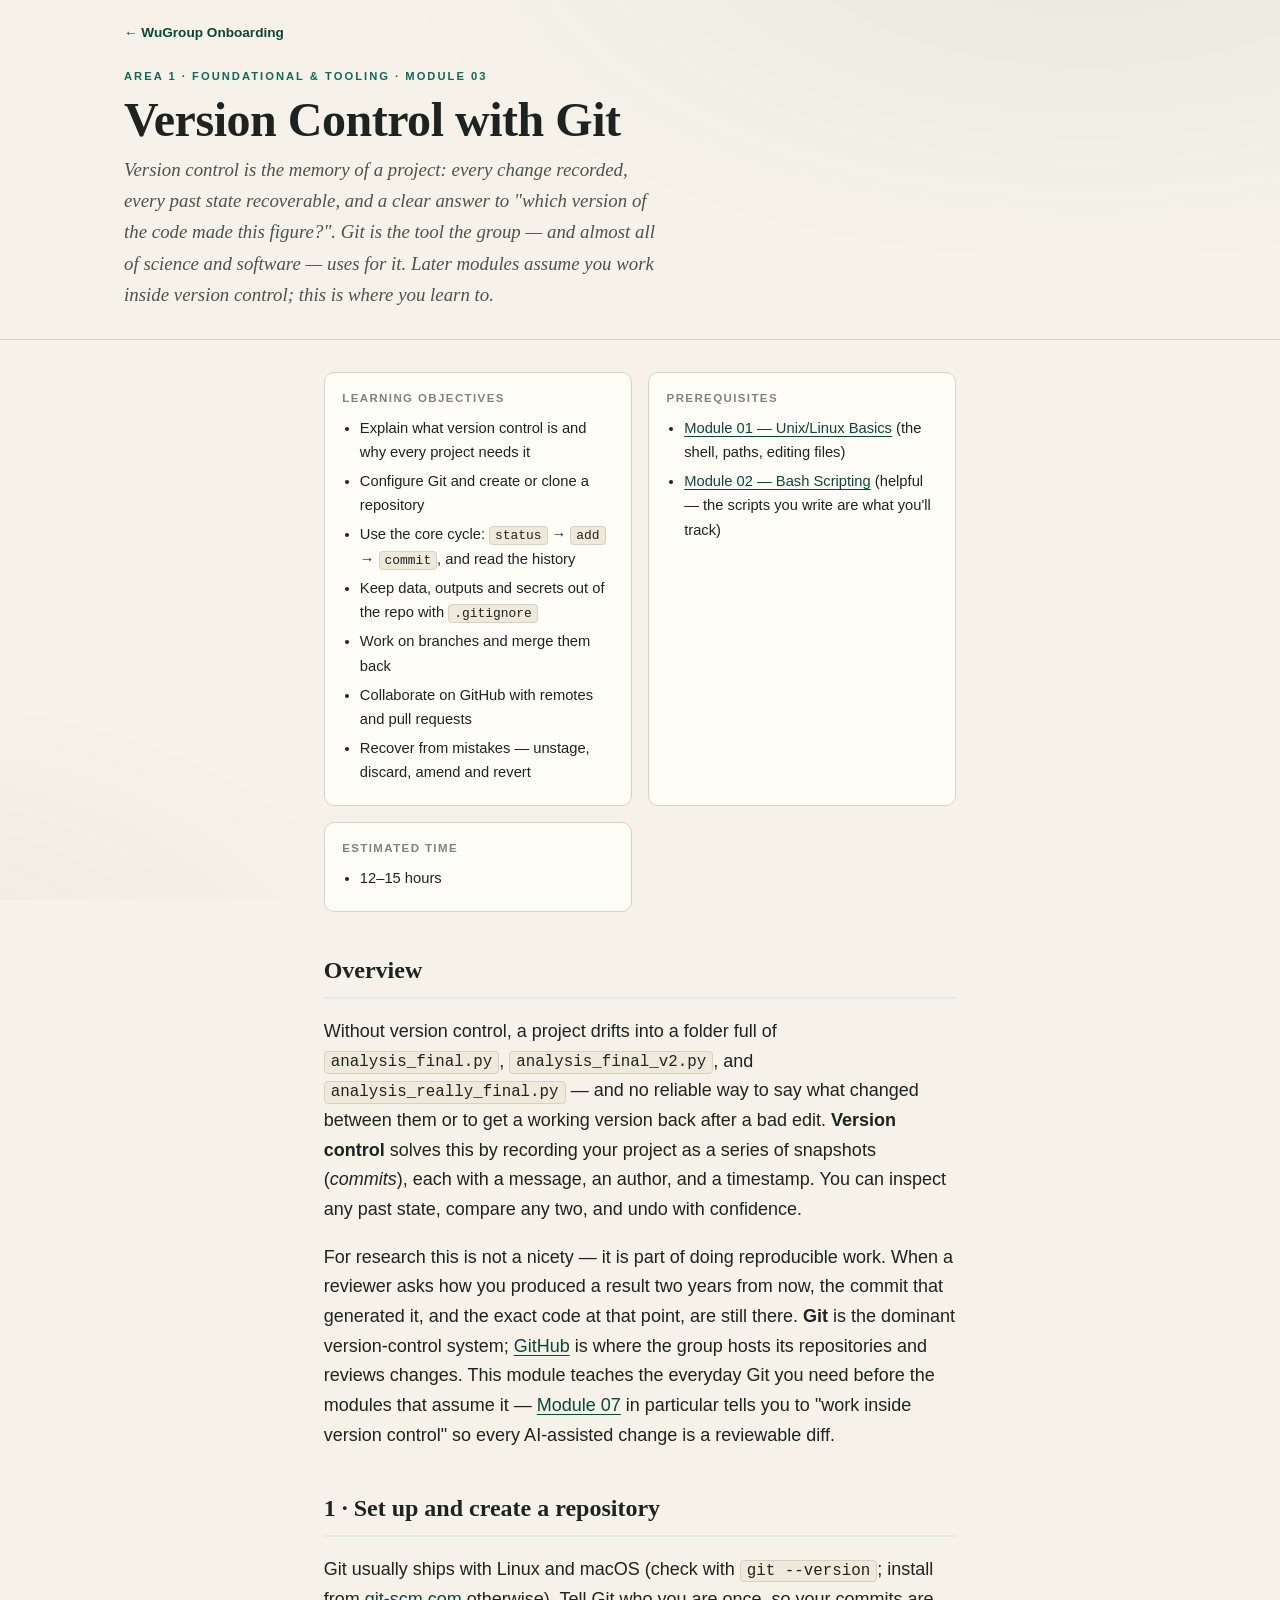
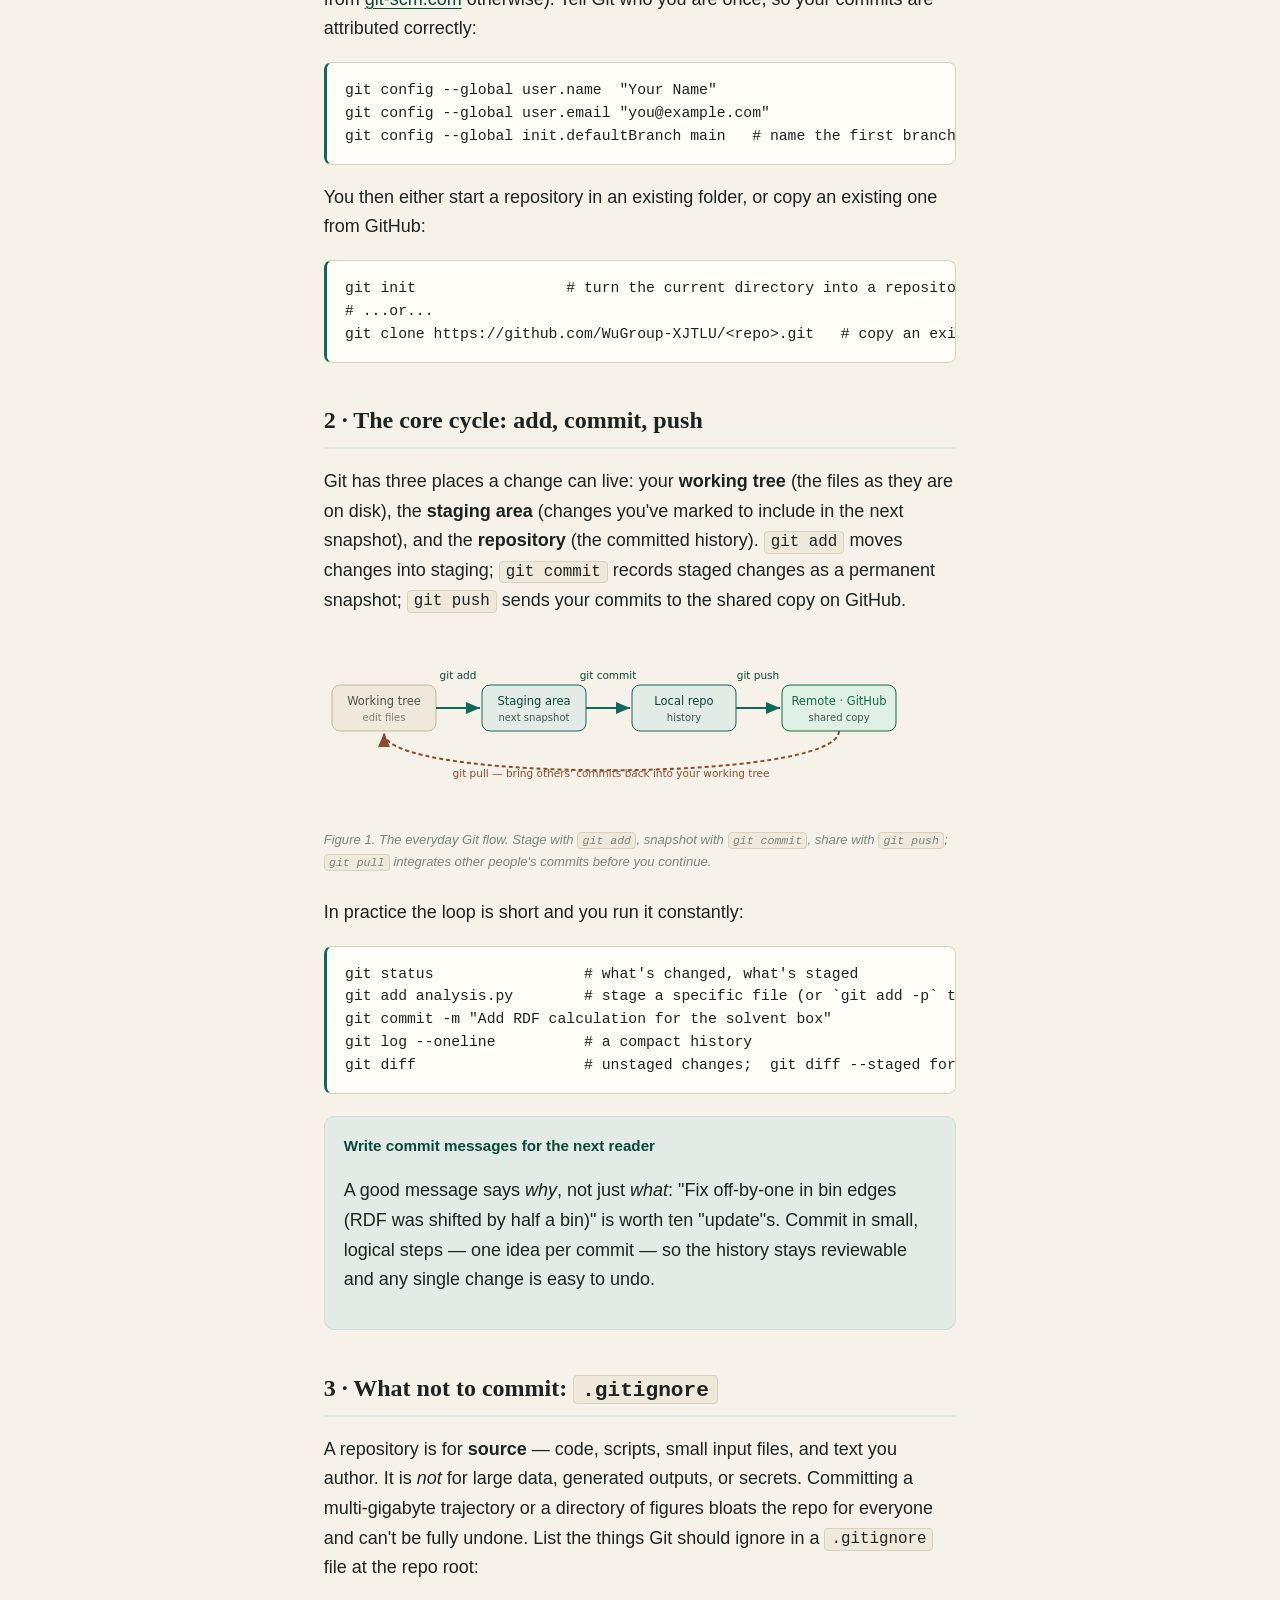
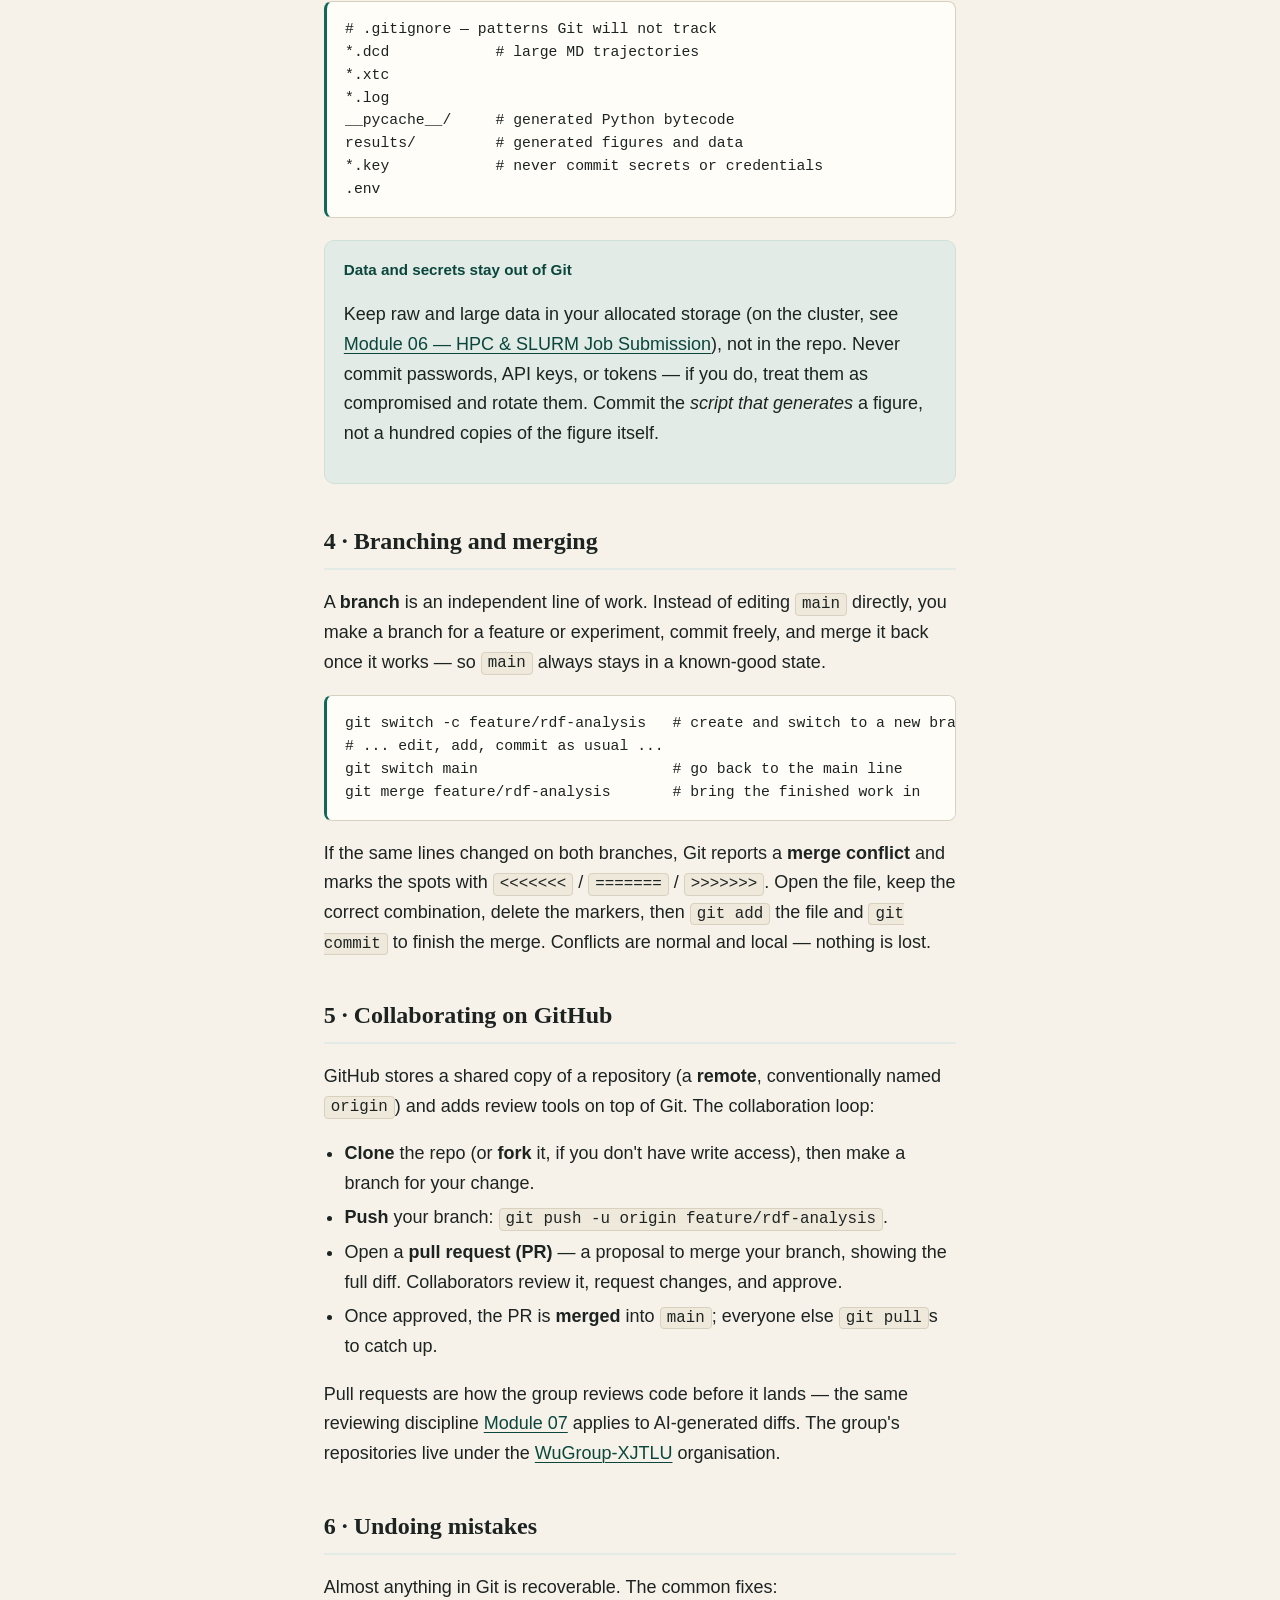
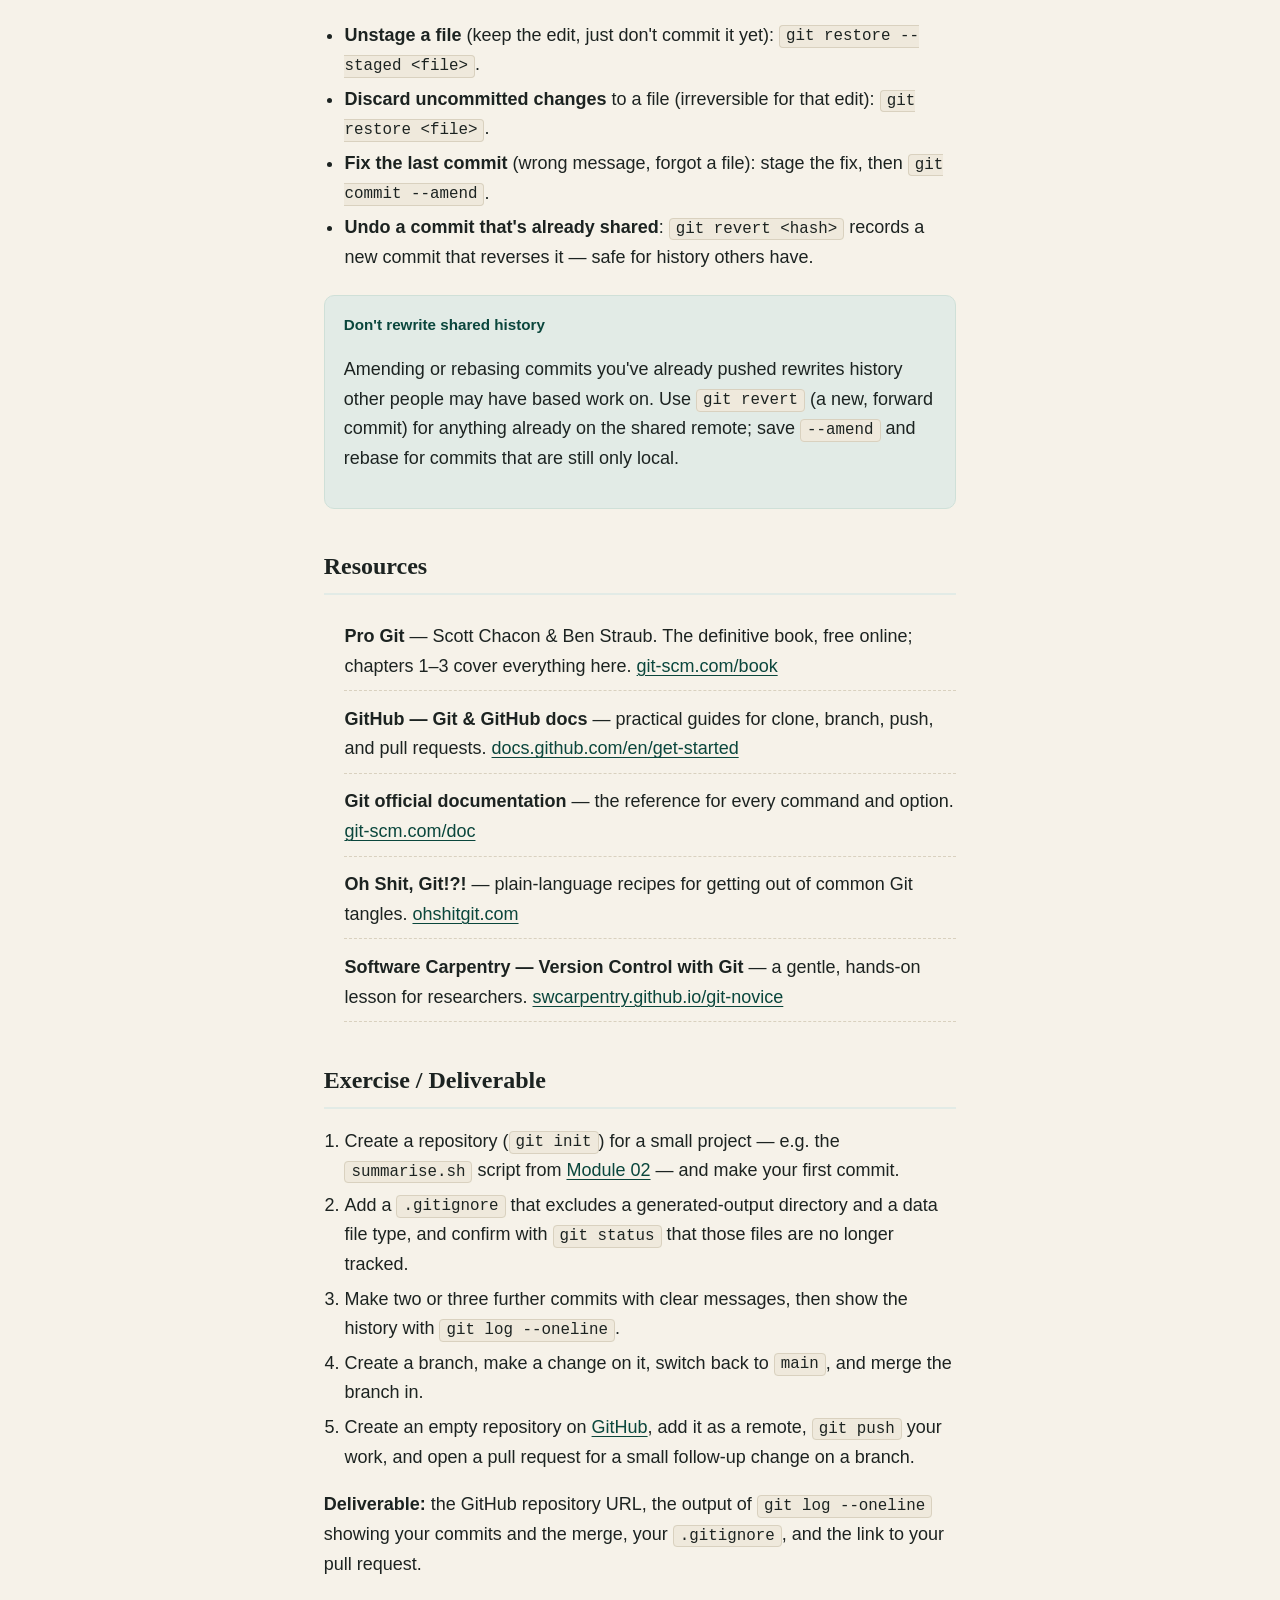
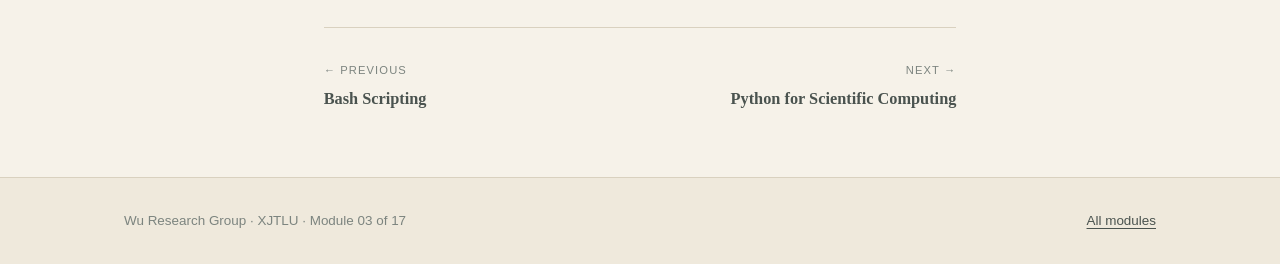
<file: modules/git-version-control.html>
<!doctype html>
<html lang="en">
<head>
<meta charset="utf-8">
<meta name="viewport" content="width=device-width, initial-scale=1">
<title>Version Control with Git · WuGroup Onboarding</title>
<meta name="description" content="Why version control matters, the add-commit-push model, branching and merging, .gitignore for research data, and collaborating on GitHub with pull requests.">
<link rel="stylesheet" href="../assets/style.css">
</head>
<body>
<div class="wrap">

  <div class="container">
    <nav class="breadcrumb"><a href="../index.html">← WuGroup Onboarding</a></nav>
  </div>

  <header class="mod-masthead">
    <div class="container">
      <p class="kicker">Area 1 · Foundational &amp; Tooling · Module 03</p>
      <h1>Version Control with Git</h1>
      <p class="summary">Version control is the memory of a project: every change recorded, every past state recoverable, and a clear answer to "which version of the code made this figure?". Git is the tool the group — and almost all of science and software — uses for it. Later modules assume you work inside version control; this is where you learn to.</p>
    </div>
  </header>

  <main class="container prose">

    <div class="meta-grid">
      <div class="meta-card">
        <h4>Learning objectives</h4>
        <ul>
          <li>Explain what version control is and why every project needs it</li>
          <li>Configure Git and create or clone a repository</li>
          <li>Use the core cycle: <code>status</code> → <code>add</code> → <code>commit</code>, and read the history</li>
          <li>Keep data, outputs and secrets out of the repo with <code>.gitignore</code></li>
          <li>Work on branches and merge them back</li>
          <li>Collaborate on GitHub with remotes and pull requests</li>
          <li>Recover from mistakes — unstage, discard, amend and revert</li>
        </ul>
      </div>
      <div class="meta-card">
        <h4>Prerequisites</h4>
        <ul>
          <li><a href="unix-linux-basics.html">Module 01 — Unix/Linux Basics</a> (the shell, paths, editing files)</li>
          <li><a href="bash-scripting.html">Module 02 — Bash Scripting</a> (helpful — the scripts you write are what you'll track)</li>
        </ul>
      </div>
      <div class="meta-card">
        <h4>Estimated time</h4>
        <ul><li>12–15 hours</li></ul>
      </div>
    </div>

    <section class="section">
      <h2>Overview</h2>
      <p>Without version control, a project drifts into a folder full of <code>analysis_final.py</code>, <code>analysis_final_v2.py</code>, and <code>analysis_really_final.py</code> — and no reliable way to say what changed between them or to get a working version back after a bad edit. <strong>Version control</strong> solves this by recording your project as a series of snapshots (<em>commits</em>), each with a message, an author, and a timestamp. You can inspect any past state, compare any two, and undo with confidence.</p>
      <p>For research this is not a nicety — it is part of doing reproducible work. When a reviewer asks how you produced a result two years from now, the commit that generated it, and the exact code at that point, are still there. <strong>Git</strong> is the dominant version-control system; <a href="https://github.com/WuGroup-XJTLU">GitHub</a> is where the group hosts its repositories and reviews changes. This module teaches the everyday Git you need before the modules that assume it — <a href="ai-coding-agents.html">Module 07</a> in particular tells you to "work inside version control" so every AI-assisted change is a reviewable diff.</p>
    </section>

    <section class="section">
      <h2>1 · Set up and create a repository</h2>
      <p>Git usually ships with Linux and macOS (check with <code>git --version</code>; install from <a href="https://git-scm.com/downloads">git-scm.com</a> otherwise). Tell Git who you are once, so your commits are attributed correctly:</p>
      <pre>git config --global user.name  "Your Name"
git config --global user.email "you@example.com"
git config --global init.defaultBranch main   # name the first branch "main"</pre>
      <p>You then either start a repository in an existing folder, or copy an existing one from GitHub:</p>
      <pre>git init                 # turn the current directory into a repository
# ...or...
git clone https://github.com/WuGroup-XJTLU/&lt;repo&gt;.git   # copy an existing one</pre>
    </section>

    <section class="section">
      <h2>2 · The core cycle: add, commit, push</h2>
      <p>Git has three places a change can live: your <strong>working tree</strong> (the files as they are on disk), the <strong>staging area</strong> (changes you've marked to include in the next snapshot), and the <strong>repository</strong> (the committed history). <code>git add</code> moves changes into staging; <code>git commit</code> records staged changes as a permanent snapshot; <code>git push</code> sends your commits to the shared copy on GitHub.</p>

      <figure>
        <svg viewBox="0 0 580 180" role="img" aria-labelledby="gvttl gvdesc" xmlns="http://www.w3.org/2000/svg" style="max-width:580px">
          <title id="gvttl">The Git working tree, staging area, local repository and remote</title>
          <desc id="gvdesc">Changes flow left to right: the working tree is staged with git add, staged changes are recorded with git commit into the local repository, and commits are sent to the GitHub remote with git push; git pull brings changes from the remote back to the working tree.</desc>
          <defs>
            <marker id="gv" markerWidth="9" markerHeight="9" refX="7" refY="3" orient="auto"><path d="M0,0 L7,3 L0,6 Z" fill="#10685a"/></marker>
            <marker id="gv2" markerWidth="9" markerHeight="9" refX="7" refY="3" orient="auto"><path d="M0,0 L7,3 L0,6 Z" fill="#8a4b2f"/></marker>
          </defs>
          <g font-family="ui-sans-serif, system-ui, sans-serif" font-size="11.5">
            <rect x="8"   y="44" width="104" height="46" rx="8" fill="#f0e9db" stroke="#c3b9a3"/><text x="60"  y="64" text-anchor="middle" fill="#4a534f">Working tree</text><text x="60"  y="80" text-anchor="middle" fill="#7c847f" font-size="10">edit files</text>
            <rect x="158" y="44" width="104" height="46" rx="8" fill="#e2ebe6" stroke="#10685a"/><text x="210" y="64" text-anchor="middle" fill="#0a463c">Staging area</text><text x="210" y="80" text-anchor="middle" fill="#4a534f" font-size="10">next snapshot</text>
            <rect x="308" y="44" width="104" height="46" rx="8" fill="#e2ebe6" stroke="#10685a"/><text x="360" y="64" text-anchor="middle" fill="#0a463c">Local repo</text><text x="360" y="80" text-anchor="middle" fill="#4a534f" font-size="10">history</text>
            <rect x="458" y="44" width="114" height="46" rx="8" fill="#dff0e6" stroke="#146c3d"/><text x="515" y="64" text-anchor="middle" fill="#146c3d">Remote · GitHub</text><text x="515" y="80" text-anchor="middle" fill="#4a534f" font-size="10">shared copy</text>
            <line x1="112" y1="67" x2="156" y2="67" stroke="#10685a" stroke-width="2" marker-end="url(#gv)"/><text x="134" y="38" text-anchor="middle" fill="#0a463c" font-size="10.5">git add</text>
            <line x1="262" y1="67" x2="306" y2="67" stroke="#10685a" stroke-width="2" marker-end="url(#gv)"/><text x="284" y="38" text-anchor="middle" fill="#0a463c" font-size="10.5">git commit</text>
            <line x1="412" y1="67" x2="456" y2="67" stroke="#10685a" stroke-width="2" marker-end="url(#gv)"/><text x="434" y="38" text-anchor="middle" fill="#0a463c" font-size="10.5">git push</text>
            <path d="M515,90 C515,142 60,142 60,92" fill="none" stroke="#8a4b2f" stroke-width="2" stroke-dasharray="4 3" marker-end="url(#gv2)"/>
            <text x="287" y="136" text-anchor="middle" fill="#8a4b2f" font-size="10.5">git pull — bring others' commits back into your working tree</text>
          </g>
        </svg>
        <figcaption>Figure 1. The everyday Git flow. Stage with <code>git add</code>, snapshot with <code>git commit</code>, share with <code>git push</code>; <code>git pull</code> integrates other people's commits before you continue.</figcaption>
      </figure>

      <p>In practice the loop is short and you run it constantly:</p>
      <pre>git status                 # what's changed, what's staged
git add analysis.py        # stage a specific file (or `git add -p` to pick hunks)
git commit -m "Add RDF calculation for the solvent box"
git log --oneline          # a compact history
git diff                   # unstaged changes;  git diff --staged for staged ones</pre>
      <div class="callout">
        <p class="callout-title">Write commit messages for the next reader</p>
        <p>A good message says <em>why</em>, not just <em>what</em>: "Fix off-by-one in bin edges (RDF was shifted by half a bin)" is worth ten "update"s. Commit in small, logical steps — one idea per commit — so the history stays reviewable and any single change is easy to undo.</p>
      </div>
    </section>

    <section class="section">
      <h2>3 · What not to commit: <code>.gitignore</code></h2>
      <p>A repository is for <strong>source</strong> — code, scripts, small input files, and text you author. It is <em>not</em> for large data, generated outputs, or secrets. Committing a multi-gigabyte trajectory or a directory of figures bloats the repo for everyone and can't be fully undone. List the things Git should ignore in a <code>.gitignore</code> file at the repo root:</p>
      <pre># .gitignore — patterns Git will not track
*.dcd            # large MD trajectories
*.xtc
*.log
__pycache__/     # generated Python bytecode
results/         # generated figures and data
*.key            # never commit secrets or credentials
.env</pre>
      <div class="callout">
        <p class="callout-title">Data and secrets stay out of Git</p>
        <p>Keep raw and large data in your allocated storage (on the cluster, see <a href="hpc-slurm.html">Module 06 — HPC &amp; SLURM Job Submission</a>), not in the repo. Never commit passwords, API keys, or tokens — if you do, treat them as compromised and rotate them. Commit the <em>script that generates</em> a figure, not a hundred copies of the figure itself.</p>
      </div>
    </section>

    <section class="section">
      <h2>4 · Branching and merging</h2>
      <p>A <strong>branch</strong> is an independent line of work. Instead of editing <code>main</code> directly, you make a branch for a feature or experiment, commit freely, and merge it back once it works — so <code>main</code> always stays in a known-good state.</p>
      <pre>git switch -c feature/rdf-analysis   # create and switch to a new branch
# ... edit, add, commit as usual ...
git switch main                      # go back to the main line
git merge feature/rdf-analysis       # bring the finished work in</pre>
      <p>If the same lines changed on both branches, Git reports a <strong>merge conflict</strong> and marks the spots with <code>&lt;&lt;&lt;&lt;&lt;&lt;&lt;</code> / <code>=======</code> / <code>&gt;&gt;&gt;&gt;&gt;&gt;&gt;</code>. Open the file, keep the correct combination, delete the markers, then <code>git add</code> the file and <code>git commit</code> to finish the merge. Conflicts are normal and local — nothing is lost.</p>
    </section>

    <section class="section">
      <h2>5 · Collaborating on GitHub</h2>
      <p>GitHub stores a shared copy of a repository (a <strong>remote</strong>, conventionally named <code>origin</code>) and adds review tools on top of Git. The collaboration loop:</p>
      <ul>
        <li><strong>Clone</strong> the repo (or <strong>fork</strong> it, if you don't have write access), then make a branch for your change.</li>
        <li><strong>Push</strong> your branch: <code>git push -u origin feature/rdf-analysis</code>.</li>
        <li>Open a <strong>pull request (PR)</strong> — a proposal to merge your branch, showing the full diff. Collaborators review it, request changes, and approve.</li>
        <li>Once approved, the PR is <strong>merged</strong> into <code>main</code>; everyone else <code>git pull</code>s to catch up.</li>
      </ul>
      <p>Pull requests are how the group reviews code before it lands — the same reviewing discipline <a href="ai-coding-agents.html">Module 07</a> applies to AI-generated diffs. The group's repositories live under the <a href="https://github.com/WuGroup-XJTLU">WuGroup-XJTLU</a> organisation.</p>
    </section>

    <section class="section">
      <h2>6 · Undoing mistakes</h2>
      <p>Almost anything in Git is recoverable. The common fixes:</p>
      <ul>
        <li><strong>Unstage a file</strong> (keep the edit, just don't commit it yet): <code>git restore --staged &lt;file&gt;</code>.</li>
        <li><strong>Discard uncommitted changes</strong> to a file (irreversible for that edit): <code>git restore &lt;file&gt;</code>.</li>
        <li><strong>Fix the last commit</strong> (wrong message, forgot a file): stage the fix, then <code>git commit --amend</code>.</li>
        <li><strong>Undo a commit that's already shared</strong>: <code>git revert &lt;hash&gt;</code> records a new commit that reverses it — safe for history others have.</li>
      </ul>
      <div class="callout">
        <p class="callout-title">Don't rewrite shared history</p>
        <p>Amending or rebasing commits you've already pushed rewrites history other people may have based work on. Use <code>git revert</code> (a new, forward commit) for anything already on the shared remote; save <code>--amend</code> and rebase for commits that are still only local.</p>
      </div>
    </section>

    <section class="section">
      <h2>Resources</h2>
      <ul class="resource-list">
        <li><strong>Pro Git</strong> — Scott Chacon &amp; Ben Straub. The definitive book, free online; chapters 1–3 cover everything here. <a href="https://git-scm.com/book/en/v2">git-scm.com/book</a></li>
        <li><strong>GitHub — Git &amp; GitHub docs</strong> — practical guides for clone, branch, push, and pull requests. <a href="https://docs.github.com/en/get-started">docs.github.com/en/get-started</a></li>
        <li><strong>Git official documentation</strong> — the reference for every command and option. <a href="https://git-scm.com/doc">git-scm.com/doc</a></li>
        <li><strong>Oh Shit, Git!?!</strong> — plain-language recipes for getting out of common Git tangles. <a href="https://ohshitgit.com/">ohshitgit.com</a></li>
        <li><strong>Software Carpentry — Version Control with Git</strong> — a gentle, hands-on lesson for researchers. <a href="https://swcarpentry.github.io/git-novice/">swcarpentry.github.io/git-novice</a></li>
      </ul>
    </section>

    <section class="section">
      <h2>Exercise / Deliverable</h2>
      <ol>
        <li>Create a repository (<code>git init</code>) for a small project — e.g. the <code>summarise.sh</code> script from <a href="bash-scripting.html">Module 02</a> — and make your first commit.</li>
        <li>Add a <code>.gitignore</code> that excludes a generated-output directory and a data file type, and confirm with <code>git status</code> that those files are no longer tracked.</li>
        <li>Make two or three further commits with clear messages, then show the history with <code>git log --oneline</code>.</li>
        <li>Create a branch, make a change on it, switch back to <code>main</code>, and merge the branch in.</li>
        <li>Create an empty repository on <a href="https://github.com/WuGroup-XJTLU">GitHub</a>, add it as a remote, <code>git push</code> your work, and open a pull request for a small follow-up change on a branch.</li>
      </ol>
      <p><strong>Deliverable:</strong> the GitHub repository URL, the output of <code>git log --oneline</code> showing your commits and the merge, your <code>.gitignore</code>, and the link to your pull request.</p>
    </section>

    <nav class="pager">
      <a href="bash-scripting.html"><span class="dir">← Previous</span><br><span class="t">Bash Scripting</span></a>
      <a class="next" href="python-scientific-computing.html"><span class="dir">Next →</span><br><span class="t">Python for Scientific Computing</span></a>
    </nav>

  </main>

  <footer class="site-foot">
    <div class="container">
      <p>Wu Research Group · XJTLU · Module 03 of 17</p>
      <p><a href="../index.html">All modules</a></p>
    </div>
  </footer>

</div>
</body>
</html>
</file>
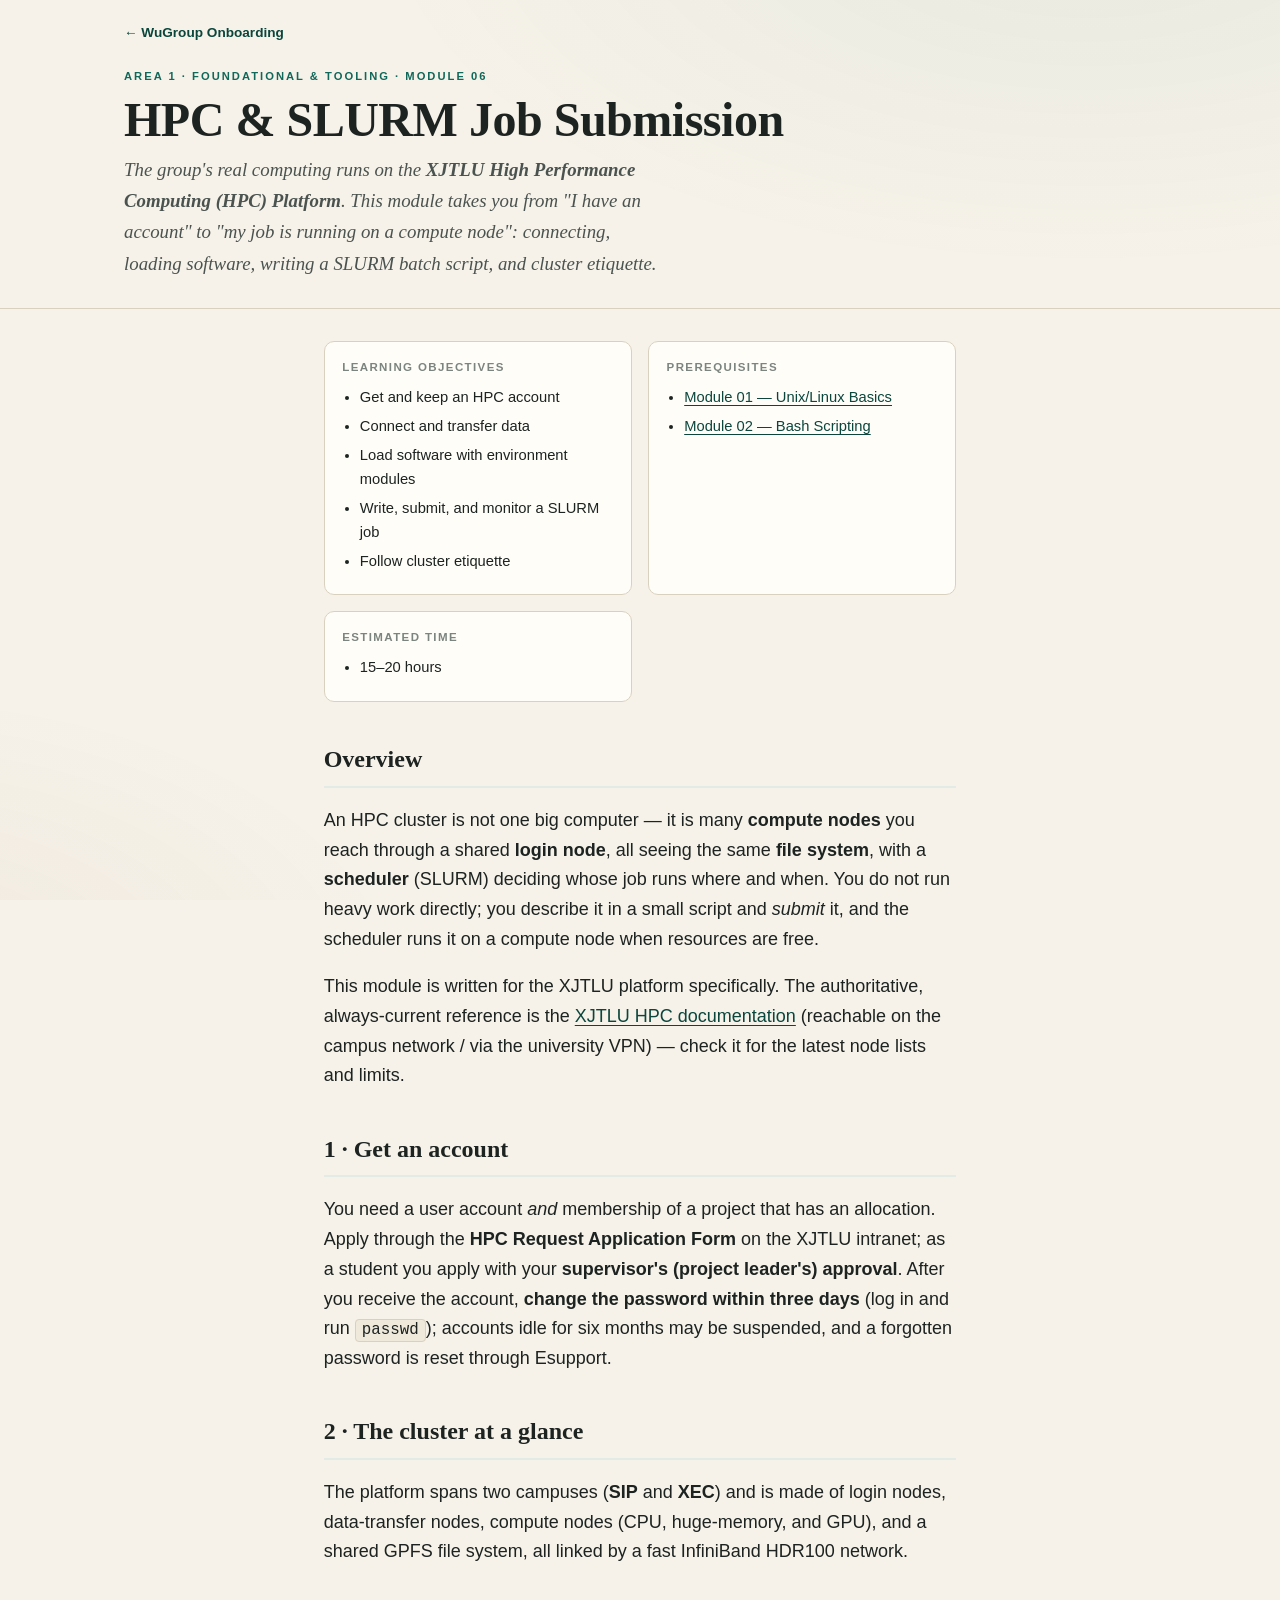
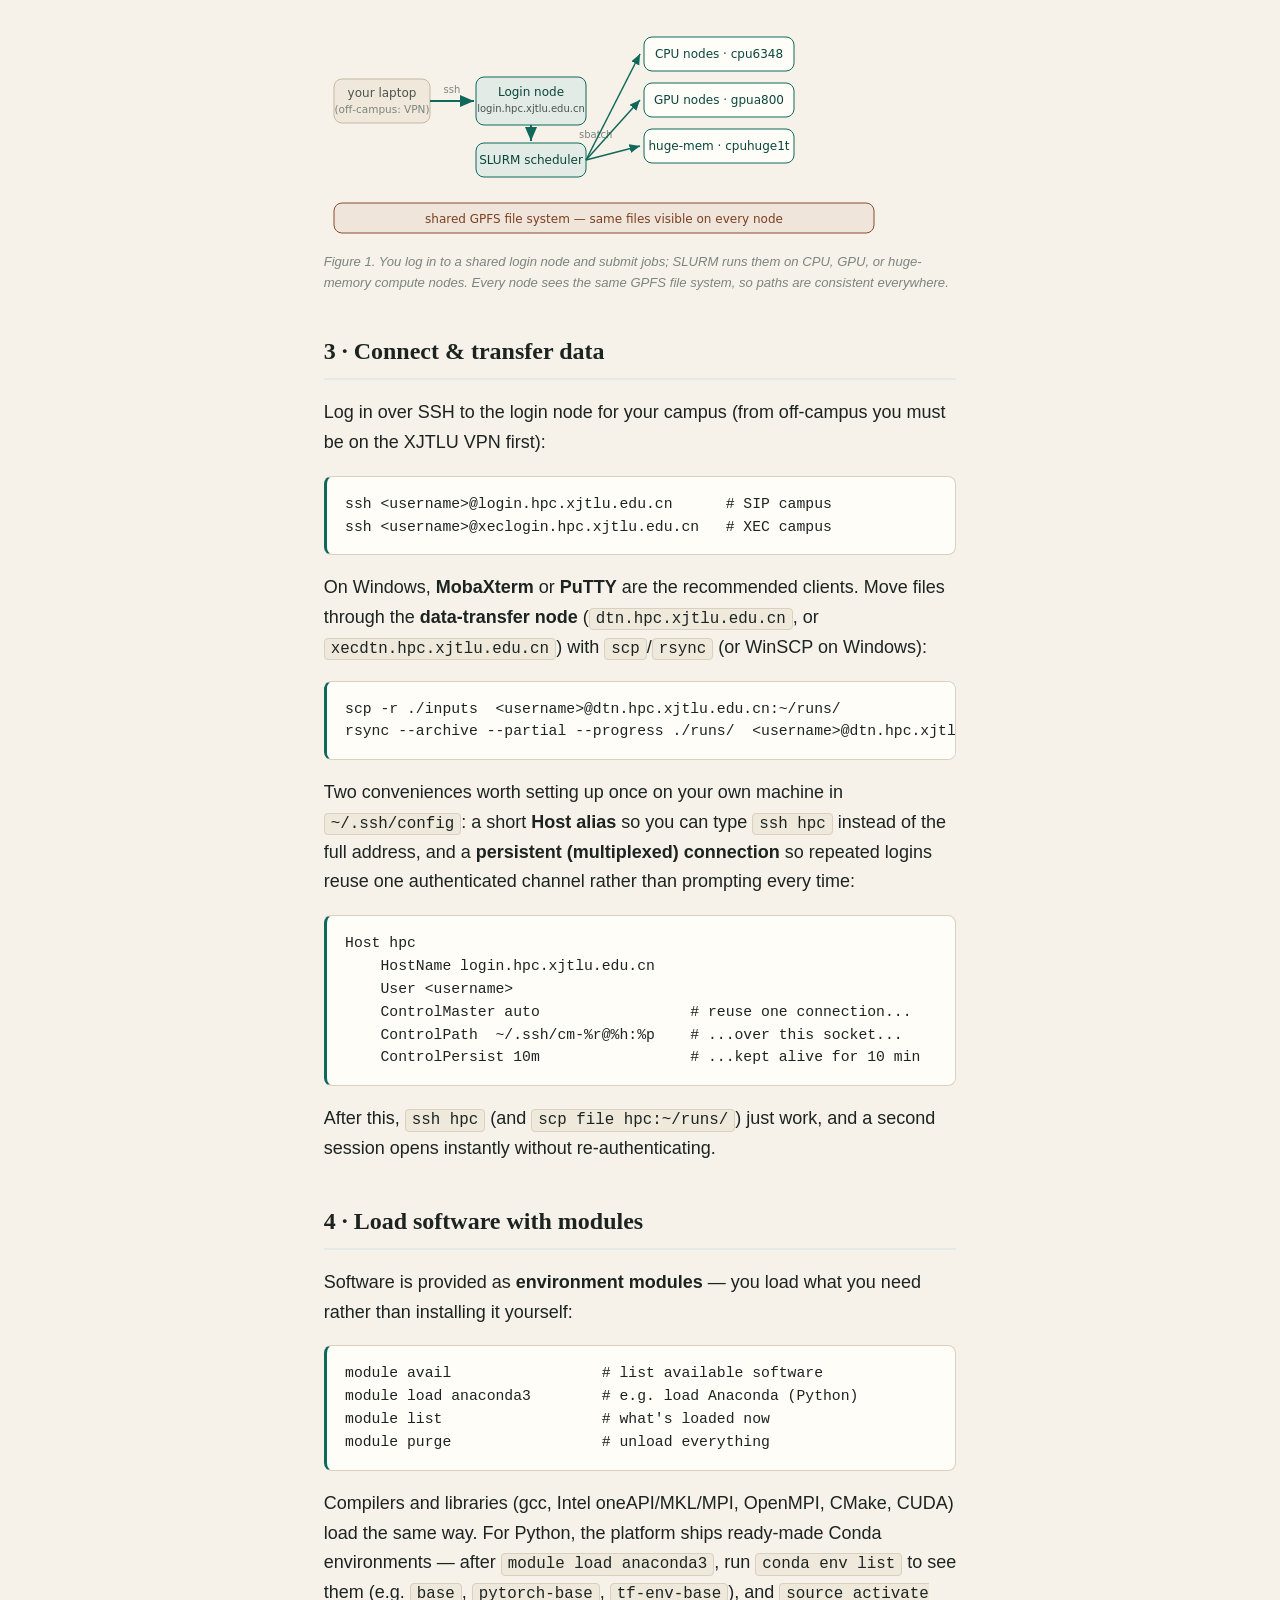
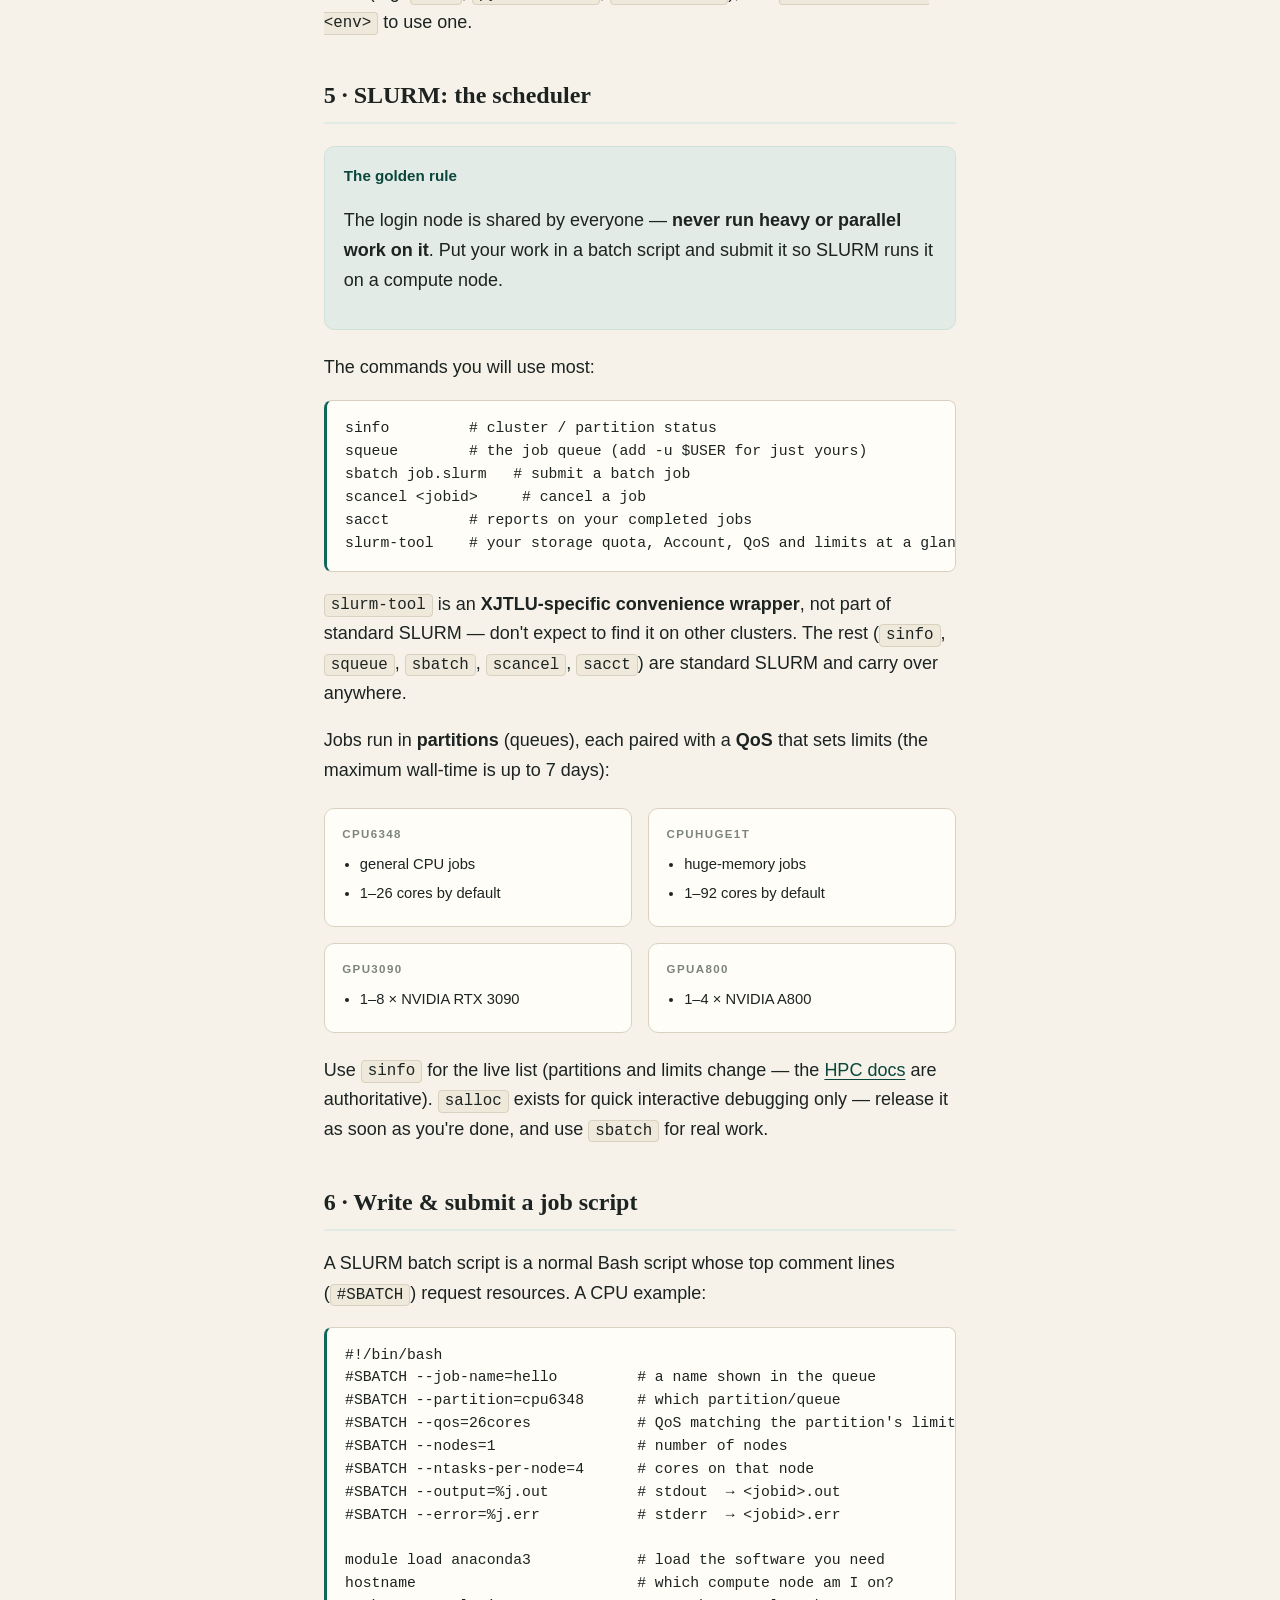
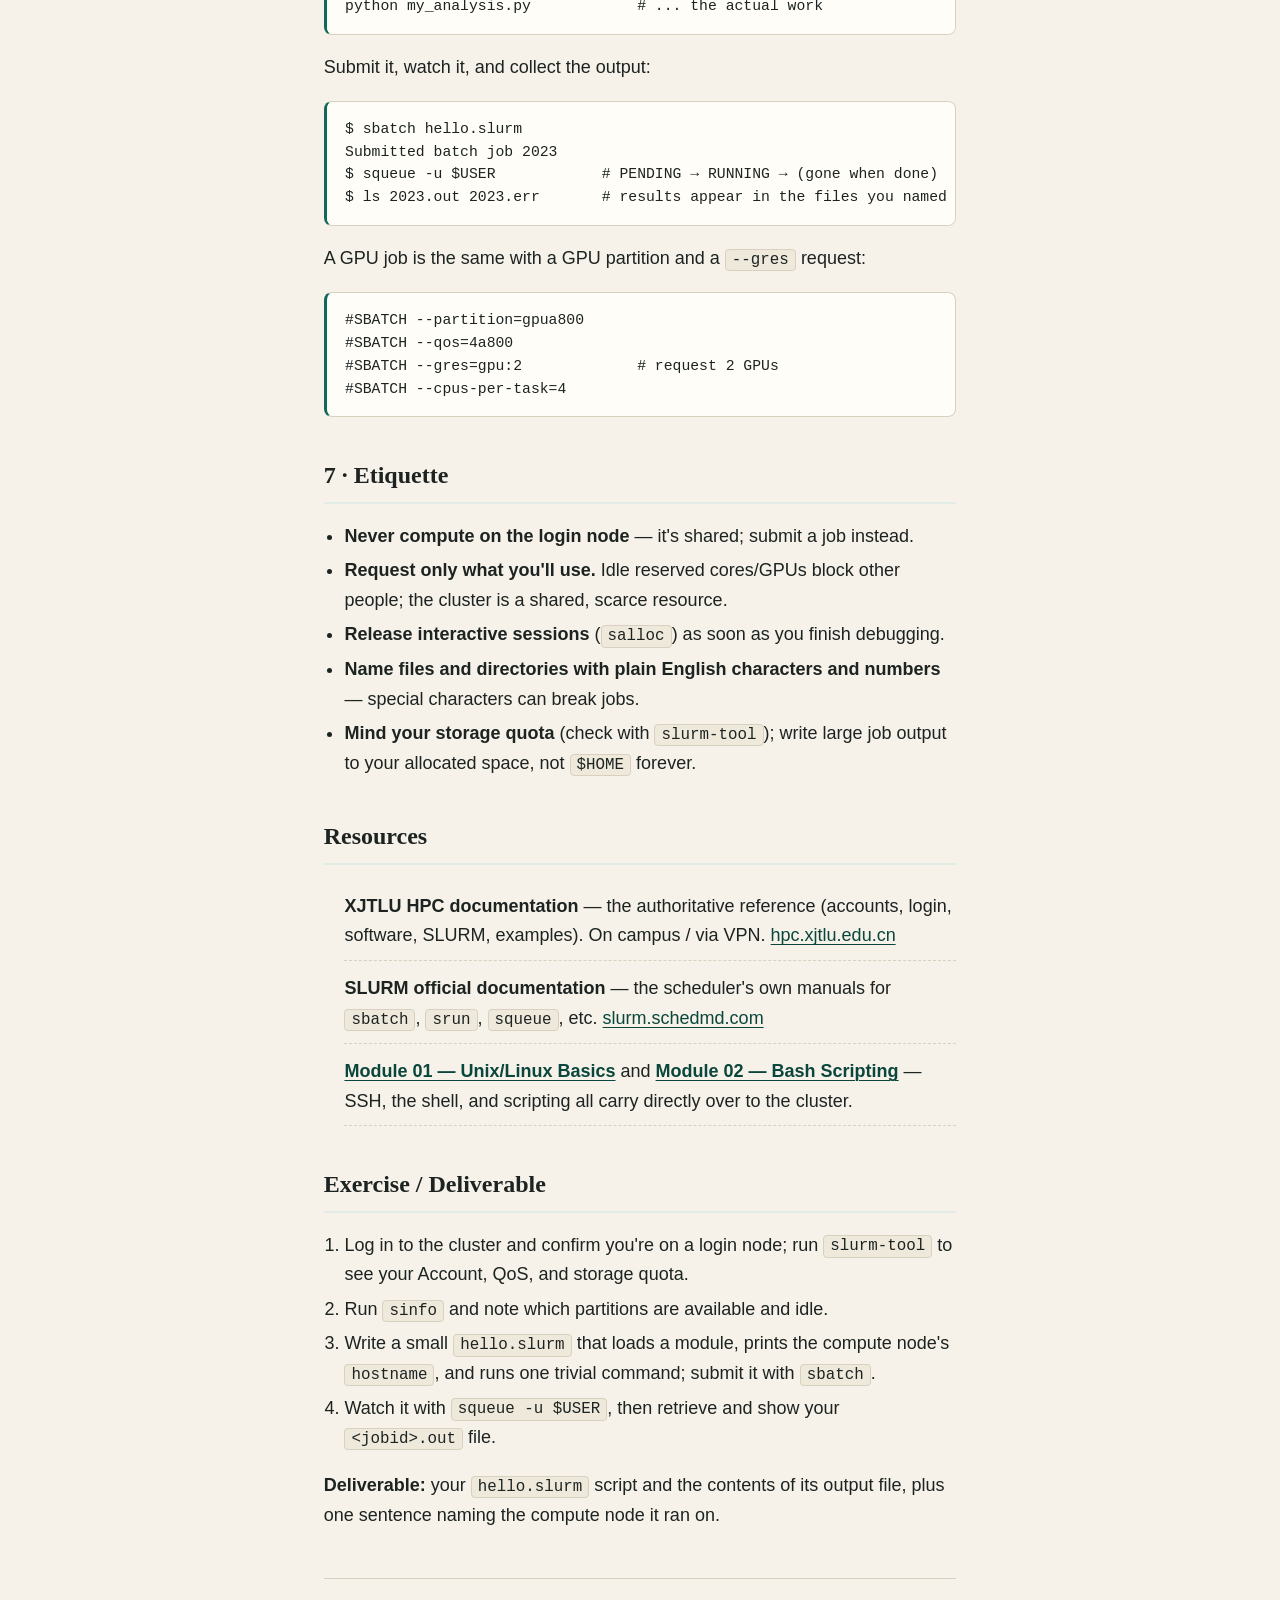
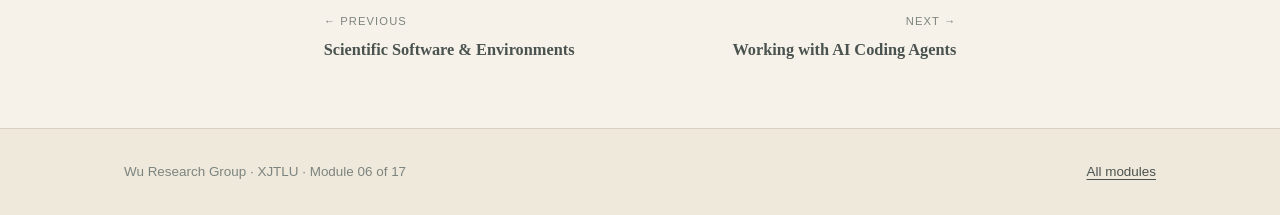
<file: modules/hpc-slurm.html>
<!doctype html>
<html lang="en">
<head>
<meta charset="utf-8">
<meta name="viewport" content="width=device-width, initial-scale=1">
<title>HPC &amp; SLURM Job Submission · WuGroup Onboarding</title>
<meta name="description" content="Getting onto the XJTLU HPC cluster: accounts, connecting, the module system, writing an sbatch script, and job etiquette.">
<link rel="stylesheet" href="../assets/style.css">
</head>
<body>
<div class="wrap">

  <div class="container">
    <nav class="breadcrumb"><a href="../index.html">← WuGroup Onboarding</a></nav>
  </div>

  <header class="mod-masthead">
    <div class="container">
      <p class="kicker">Area 1 · Foundational &amp; Tooling · Module 06</p>
      <h1>HPC &amp; SLURM Job Submission</h1>
      <p class="summary">The group's real computing runs on the <strong>XJTLU High Performance Computing (HPC) Platform</strong>. This module takes you from "I have an account" to "my job is running on a compute node": connecting, loading software, writing a SLURM batch script, and cluster etiquette.</p>
    </div>
  </header>

  <main class="container prose">

    <div class="meta-grid">
      <div class="meta-card">
        <h4>Learning objectives</h4>
        <ul>
          <li>Get and keep an HPC account</li>
          <li>Connect and transfer data</li>
          <li>Load software with environment modules</li>
          <li>Write, submit, and monitor a SLURM job</li>
          <li>Follow cluster etiquette</li>
        </ul>
      </div>
      <div class="meta-card">
        <h4>Prerequisites</h4>
        <ul><li><a href="unix-linux-basics.html">Module 01 — Unix/Linux Basics</a></li><li><a href="bash-scripting.html">Module 02 — Bash Scripting</a></li></ul>
      </div>
      <div class="meta-card">
        <h4>Estimated time</h4>
        <ul><li>15–20 hours</li></ul>
      </div>
    </div>

    <section class="section">
      <h2>Overview</h2>
      <p>An HPC cluster is not one big computer — it is many <strong>compute nodes</strong> you reach through a shared <strong>login node</strong>, all seeing the same <strong>file system</strong>, with a <strong>scheduler</strong> (SLURM) deciding whose job runs where and when. You do not run heavy work directly; you describe it in a small script and <em>submit</em> it, and the scheduler runs it on a compute node when resources are free.</p>
      <p>This module is written for the XJTLU platform specifically. The authoritative, always-current reference is the <a href="https://hpc.xjtlu.edu.cn/">XJTLU HPC documentation</a> (reachable on the campus network / via the university VPN) — check it for the latest node lists and limits.</p>
    </section>

    <section class="section">
      <h2>1 · Get an account</h2>
      <p>You need a user account <em>and</em> membership of a project that has an allocation. Apply through the <strong>HPC Request Application Form</strong> on the XJTLU intranet; as a student you apply with your <strong>supervisor's (project leader's) approval</strong>. After you receive the account, <strong>change the password within three days</strong> (log in and run <code>passwd</code>); accounts idle for six months may be suspended, and a forgotten password is reset through Esupport.</p>
    </section>

    <section class="section">
      <h2>2 · The cluster at a glance</h2>
      <p>The platform spans two campuses (<strong>SIP</strong> and <strong>XEC</strong>) and is made of login nodes, data-transfer nodes, compute nodes (CPU, huge-memory, and GPU), and a shared GPFS file system, all linked by a fast InfiniBand HDR100 network.</p>

      <figure>
        <svg viewBox="0 0 580 250" role="img" aria-labelledby="clttl cldesc" xmlns="http://www.w3.org/2000/svg" style="max-width:580px">
          <title id="clttl">XJTLU HPC cluster architecture</title>
          <desc id="cldesc">Your laptop connects by SSH to a shared login node; you submit jobs to the SLURM scheduler, which dispatches them to CPU, GPU and huge-memory compute nodes; all nodes share one GPFS file system.</desc>
          <defs>
            <marker id="ca" markerWidth="9" markerHeight="9" refX="7" refY="3" orient="auto"><path d="M0,0 L7,3 L0,6 Z" fill="#10685a"/></marker>
          </defs>
          <g font-family="ui-sans-serif, system-ui, sans-serif" font-size="12">
            <rect x="10" y="86" width="96" height="44" rx="8" fill="#f0e9db" stroke="#c3b9a3"/><text x="58" y="104" text-anchor="middle" fill="#4a534f">your laptop</text><text x="58" y="120" text-anchor="middle" fill="#7c847f" font-size="10.5">(off-campus: VPN)</text>
            <line x1="106" y1="108" x2="150" y2="108" stroke="#10685a" stroke-width="2" marker-end="url(#ca)"/><text x="128" y="100" text-anchor="middle" fill="#7c847f" font-size="10">ssh</text>
            <rect x="152" y="84" width="110" height="48" rx="8" fill="#e2ebe6" stroke="#10685a"/><text x="207" y="103" text-anchor="middle" fill="#0a463c">Login node</text><text x="207" y="119" text-anchor="middle" fill="#4a534f" font-size="10">login.hpc.xjtlu.edu.cn</text>
            <rect x="152" y="150" width="110" height="34" rx="8" fill="#e2ebe6" stroke="#10685a"/><text x="207" y="171" text-anchor="middle" fill="#0a463c">SLURM scheduler</text>
            <line x1="207" y1="132" x2="207" y2="148" stroke="#10685a" stroke-width="2" marker-end="url(#ca)"/><text x="255" y="145" fill="#7c847f" font-size="10">sbatch</text>
            <rect x="320" y="44" width="150" height="34" rx="8" fill="#fffdf8" stroke="#10685a"/><text x="395" y="65" text-anchor="middle" fill="#0a463c">CPU nodes · cpu6348</text>
            <rect x="320" y="90" width="150" height="34" rx="8" fill="#fffdf8" stroke="#10685a"/><text x="395" y="111" text-anchor="middle" fill="#0a463c">GPU nodes · gpua800</text>
            <rect x="320" y="136" width="150" height="34" rx="8" fill="#fffdf8" stroke="#10685a"/><text x="395" y="157" text-anchor="middle" fill="#0a463c">huge-mem · cpuhuge1t</text>
            <line x1="262" y1="167" x2="316" y2="61"  stroke="#10685a" stroke-width="1.5" marker-end="url(#ca)"/>
            <line x1="262" y1="167" x2="316" y2="107" stroke="#10685a" stroke-width="1.5" marker-end="url(#ca)"/>
            <line x1="262" y1="167" x2="316" y2="153" stroke="#10685a" stroke-width="1.5" marker-end="url(#ca)"/>
            <rect x="10" y="210" width="540" height="30" rx="8" fill="#f0e5da" stroke="#8a4b2f"/><text x="280" y="230" text-anchor="middle" fill="#7a3f22">shared GPFS file system — same files visible on every node</text>
          </g>
        </svg>
        <figcaption>Figure 1. You log in to a shared login node and submit jobs; SLURM runs them on CPU, GPU, or huge-memory compute nodes. Every node sees the same GPFS file system, so paths are consistent everywhere.</figcaption>
      </figure>
    </section>

    <section class="section">
      <h2>3 · Connect &amp; transfer data</h2>
      <p>Log in over SSH to the login node for your campus (from off-campus you must be on the XJTLU VPN first):</p>
      <pre>ssh &lt;username&gt;@login.hpc.xjtlu.edu.cn      # SIP campus
ssh &lt;username&gt;@xeclogin.hpc.xjtlu.edu.cn   # XEC campus</pre>
      <p>On Windows, <strong>MobaXterm</strong> or <strong>PuTTY</strong> are the recommended clients. Move files through the <strong>data-transfer node</strong> (<code>dtn.hpc.xjtlu.edu.cn</code>, or <code>xecdtn.hpc.xjtlu.edu.cn</code>) with <code>scp</code>/<code>rsync</code> (or WinSCP on Windows):</p>
      <pre>scp -r ./inputs  &lt;username&gt;@dtn.hpc.xjtlu.edu.cn:~/runs/
rsync --archive --partial --progress ./runs/  &lt;username&gt;@dtn.hpc.xjtlu.edu.cn:~/runs/</pre>
      <p>Two conveniences worth setting up once on your own machine in <code>~/.ssh/config</code>: a short <strong>Host alias</strong> so you can type <code>ssh hpc</code> instead of the full address, and a <strong>persistent (multiplexed) connection</strong> so repeated logins reuse one authenticated channel rather than prompting every time:</p>
      <pre>Host hpc
    HostName login.hpc.xjtlu.edu.cn
    User &lt;username&gt;
    ControlMaster auto                 # reuse one connection...
    ControlPath  ~/.ssh/cm-%r@%h:%p    # ...over this socket...
    ControlPersist 10m                 # ...kept alive for 10 min</pre>
      <p>After this, <code>ssh hpc</code> (and <code>scp file hpc:~/runs/</code>) just work, and a second session opens instantly without re-authenticating.</p>
    </section>

    <section class="section" id="modules">
      <h2>4 · Load software with modules</h2>
      <p>Software is provided as <strong>environment modules</strong> — you load what you need rather than installing it yourself:</p>
      <pre>module avail                 # list available software
module load anaconda3        # e.g. load Anaconda (Python)
module list                  # what's loaded now
module purge                 # unload everything</pre>
      <p>Compilers and libraries (gcc, Intel oneAPI/MKL/MPI, OpenMPI, CMake, CUDA) load the same way. For Python, the platform ships ready-made Conda environments — after <code>module load anaconda3</code>, run <code>conda env list</code> to see them (e.g. <code>base</code>, <code>pytorch-base</code>, <code>tf-env-base</code>), and <code>source activate &lt;env&gt;</code> to use one.</p>
    </section>

    <section class="section" id="slurm">
      <h2>5 · SLURM: the scheduler</h2>
      <div class="callout">
        <p class="callout-title">The golden rule</p>
        <p>The login node is shared by everyone — <strong>never run heavy or parallel work on it</strong>. Put your work in a batch script and submit it so SLURM runs it on a compute node.</p>
      </div>
      <p>The commands you will use most:</p>
      <pre>sinfo         # cluster / partition status
squeue        # the job queue (add -u $USER for just yours)
sbatch job.slurm   # submit a batch job
scancel &lt;jobid&gt;     # cancel a job
sacct         # reports on your completed jobs
slurm-tool    # your storage quota, Account, QoS and limits at a glance</pre>
      <p><code>slurm-tool</code> is an <strong>XJTLU-specific convenience wrapper</strong>, not part of standard SLURM — don't expect to find it on other clusters. The rest (<code>sinfo</code>, <code>squeue</code>, <code>sbatch</code>, <code>scancel</code>, <code>sacct</code>) are standard SLURM and carry over anywhere.</p>
      <p>Jobs run in <strong>partitions</strong> (queues), each paired with a <strong>QoS</strong> that sets limits (the maximum wall-time is up to 7 days):</p>
      <div class="meta-grid">
        <div class="meta-card"><h4>cpu6348</h4><ul><li>general CPU jobs</li><li>1–26 cores by default</li></ul></div>
        <div class="meta-card"><h4>cpuhuge1t</h4><ul><li>huge-memory jobs</li><li>1–92 cores by default</li></ul></div>
        <div class="meta-card"><h4>gpu3090</h4><ul><li>1–8 × NVIDIA RTX 3090</li></ul></div>
        <div class="meta-card"><h4>gpua800</h4><ul><li>1–4 × NVIDIA A800</li></ul></div>
      </div>
      <p>Use <code>sinfo</code> for the live list (partitions and limits change — the <a href="https://hpc.xjtlu.edu.cn/">HPC docs</a> are authoritative). <code>salloc</code> exists for quick interactive debugging only — release it as soon as you're done, and use <code>sbatch</code> for real work.</p>
    </section>

    <section class="section" id="job-script">
      <h2>6 · Write &amp; submit a job script</h2>
      <p>A SLURM batch script is a normal Bash script whose top comment lines (<code>#SBATCH</code>) request resources. A CPU example:</p>
      <pre>#!/bin/bash
#SBATCH --job-name=hello         # a name shown in the queue
#SBATCH --partition=cpu6348      # which partition/queue
#SBATCH --qos=26cores            # QoS matching the partition's limits
#SBATCH --nodes=1                # number of nodes
#SBATCH --ntasks-per-node=4      # cores on that node
#SBATCH --output=%j.out          # stdout  → &lt;jobid&gt;.out
#SBATCH --error=%j.err           # stderr  → &lt;jobid&gt;.err

module load anaconda3            # load the software you need
hostname                         # which compute node am I on?
python my_analysis.py            # ... the actual work</pre>
      <p>Submit it, watch it, and collect the output:</p>
      <pre>$ sbatch hello.slurm
Submitted batch job 2023
$ squeue -u $USER            # PENDING → RUNNING → (gone when done)
$ ls 2023.out 2023.err       # results appear in the files you named</pre>
      <p>A GPU job is the same with a GPU partition and a <code>--gres</code> request:</p>
      <pre>#SBATCH --partition=gpua800
#SBATCH --qos=4a800
#SBATCH --gres=gpu:2             # request 2 GPUs
#SBATCH --cpus-per-task=4</pre>
    </section>

    <section class="section" id="etiquette">
      <h2>7 · Etiquette</h2>
      <ul>
        <li><strong>Never compute on the login node</strong> — it's shared; submit a job instead.</li>
        <li><strong>Request only what you'll use.</strong> Idle reserved cores/GPUs block other people; the cluster is a shared, scarce resource.</li>
        <li><strong>Release interactive sessions</strong> (<code>salloc</code>) as soon as you finish debugging.</li>
        <li><strong>Name files and directories with plain English characters and numbers</strong> — special characters can break jobs.</li>
        <li><strong>Mind your storage quota</strong> (check with <code>slurm-tool</code>); write large job output to your allocated space, not <code>$HOME</code> forever.</li>
      </ul>
    </section>

    <section class="section">
      <h2>Resources</h2>
      <ul class="resource-list">
        <li><strong>XJTLU HPC documentation</strong> — the authoritative reference (accounts, login, software, SLURM, examples). On campus / via VPN. <a href="https://hpc.xjtlu.edu.cn/">hpc.xjtlu.edu.cn</a></li>
        <li><strong>SLURM official documentation</strong> — the scheduler's own manuals for <code>sbatch</code>, <code>srun</code>, <code>squeue</code>, etc. <a href="https://slurm.schedmd.com/documentation.html">slurm.schedmd.com</a></li>
        <li><strong><a href="unix-linux-basics.html">Module 01 — Unix/Linux Basics</a></strong> and <strong><a href="bash-scripting.html">Module 02 — Bash Scripting</a></strong> — SSH, the shell, and scripting all carry directly over to the cluster.</li>
      </ul>
    </section>

    <section class="section">
      <h2>Exercise / Deliverable</h2>
      <ol>
        <li>Log in to the cluster and confirm you're on a login node; run <code>slurm-tool</code> to see your Account, QoS, and storage quota.</li>
        <li>Run <code>sinfo</code> and note which partitions are available and idle.</li>
        <li>Write a small <code>hello.slurm</code> that loads a module, prints the compute node's <code>hostname</code>, and runs one trivial command; submit it with <code>sbatch</code>.</li>
        <li>Watch it with <code>squeue -u $USER</code>, then retrieve and show your <code>&lt;jobid&gt;.out</code> file.</li>
      </ol>
      <p><strong>Deliverable:</strong> your <code>hello.slurm</code> script and the contents of its output file, plus one sentence naming the compute node it ran on.</p>
    </section>

    <nav class="pager">
      <a href="scientific-software-environments.html"><span class="dir">← Previous</span><br><span class="t">Scientific Software &amp; Environments</span></a>
      <a class="next" href="ai-coding-agents.html"><span class="dir">Next →</span><br><span class="t">Working with AI Coding Agents</span></a>
    </nav>

  </main>

  <footer class="site-foot">
    <div class="container">
      <p>Wu Research Group · XJTLU · Module 06 of 17</p>
      <p><a href="../index.html">All modules</a></p>
    </div>
  </footer>

</div>
</body>
</html>
</file>
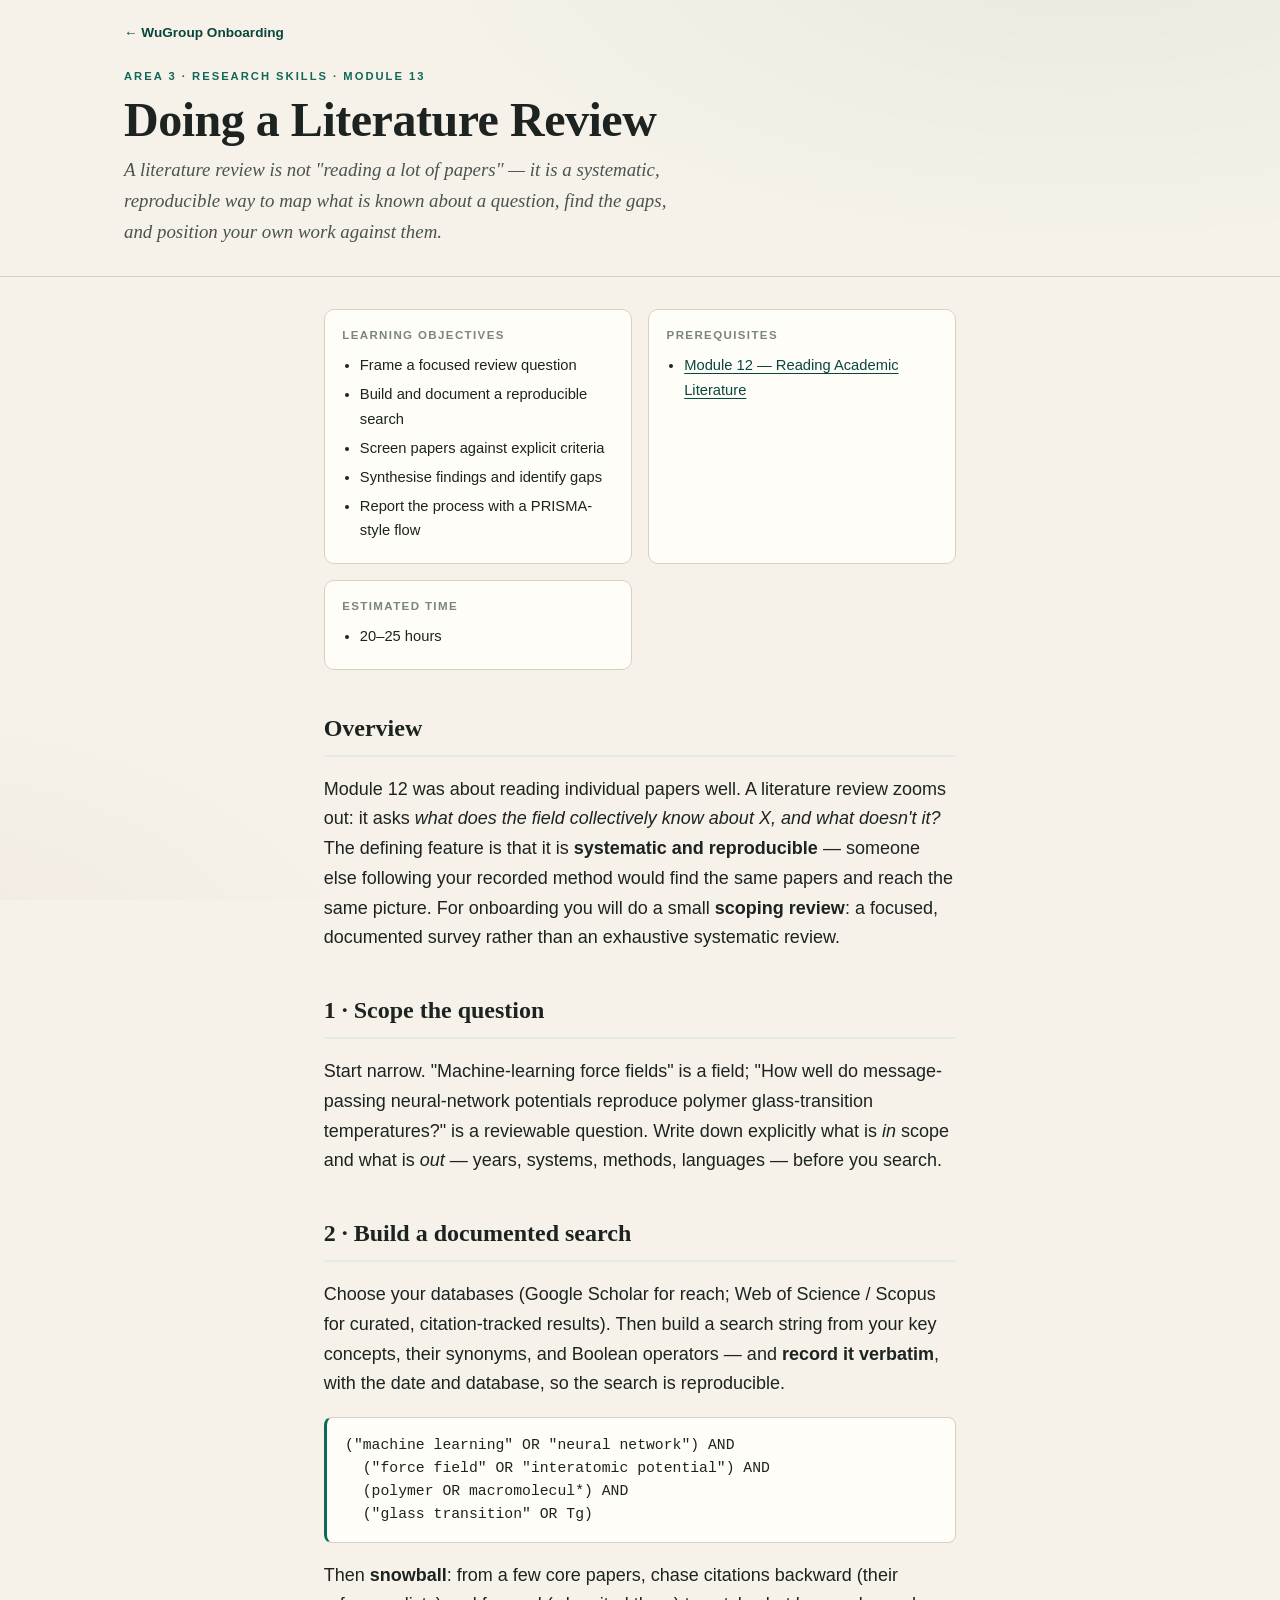
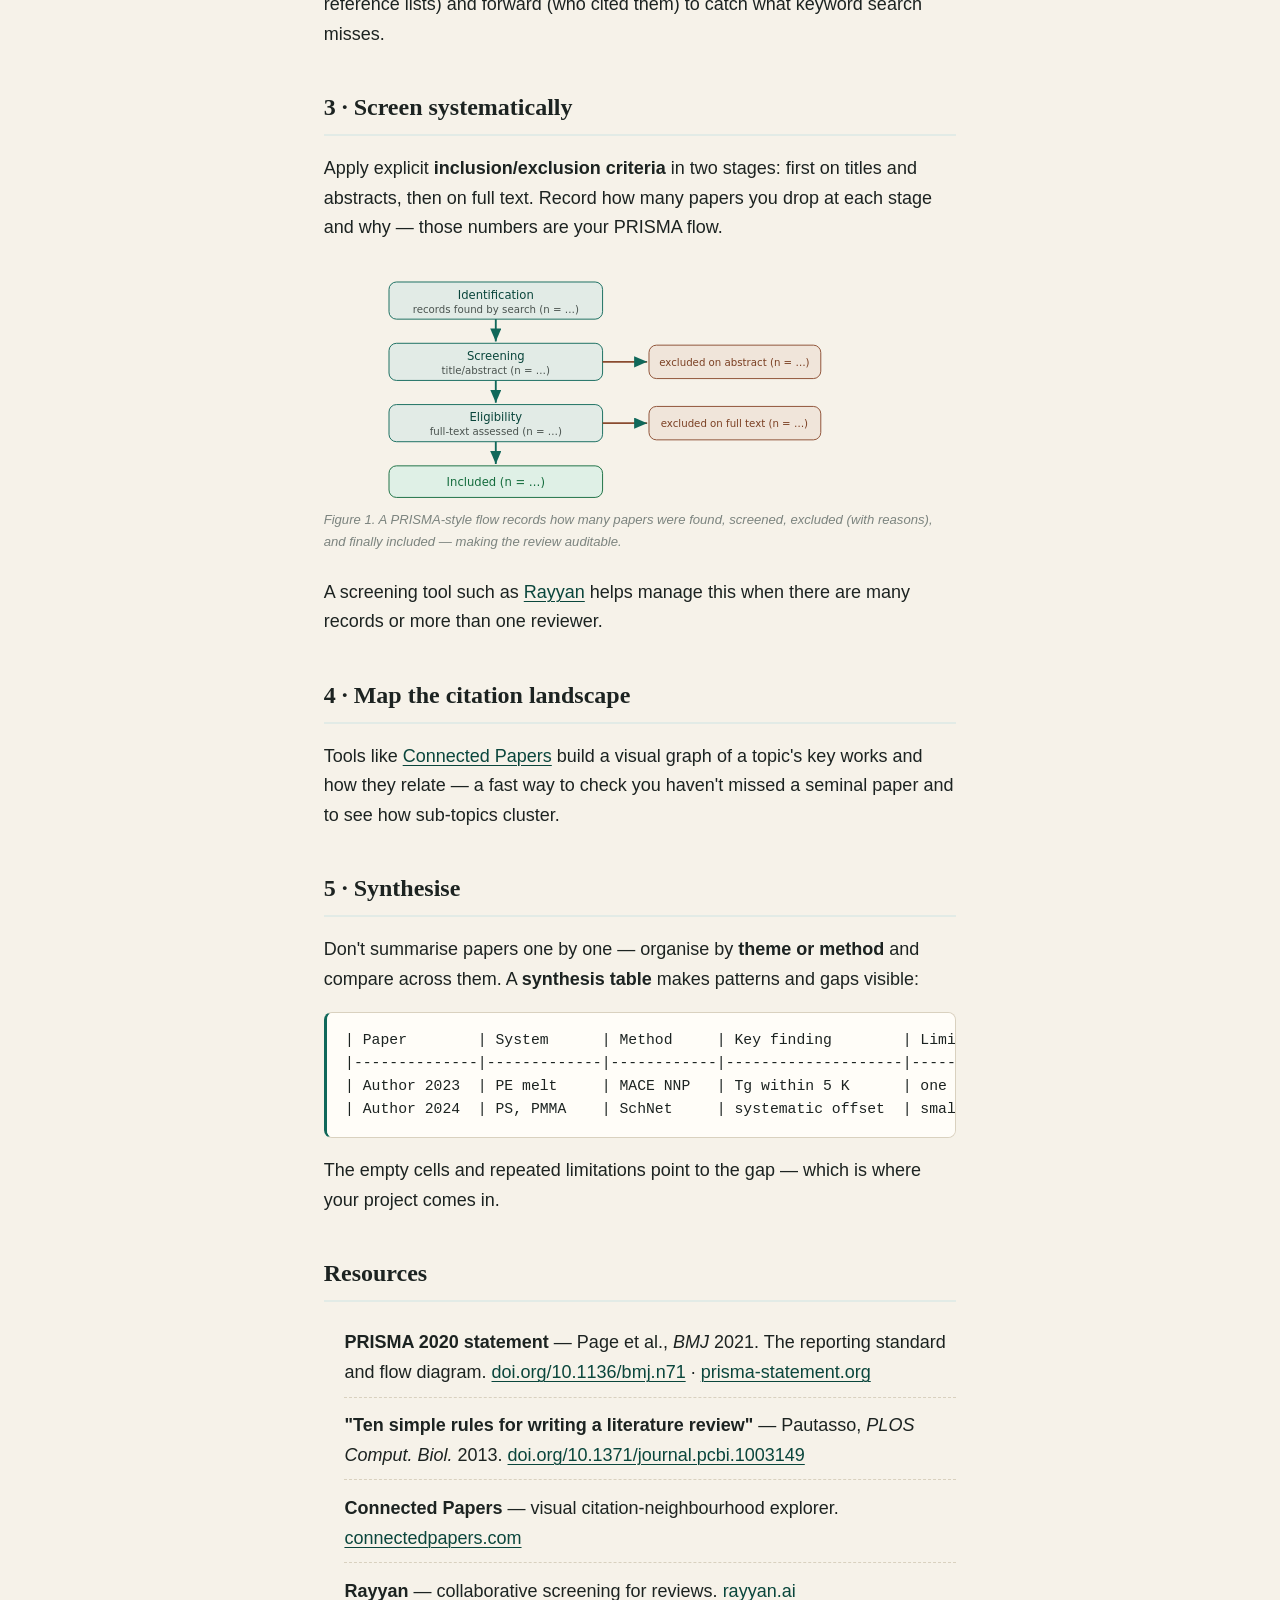
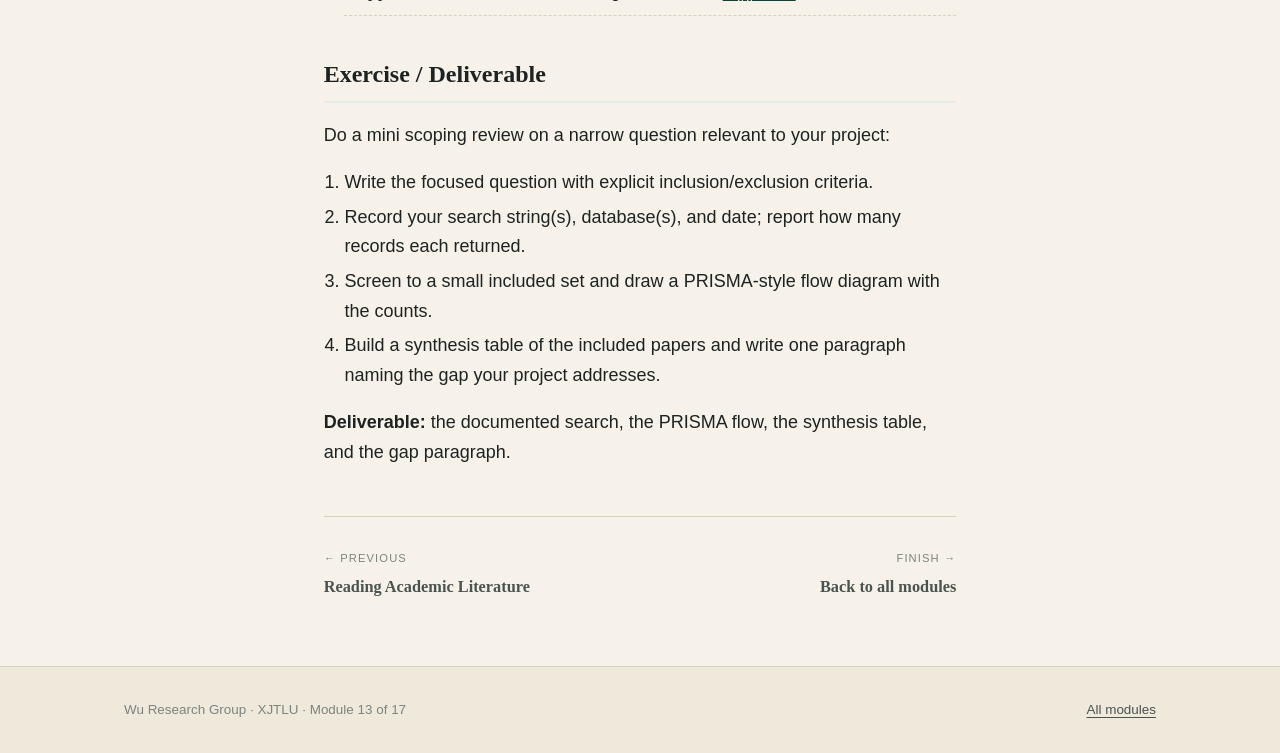
<file: modules/literature-review.html>
<!doctype html>
<html lang="en">
<head>
<meta charset="utf-8">
<meta name="viewport" content="width=device-width, initial-scale=1">
<title>Doing a Literature Review · WuGroup Onboarding</title>
<meta name="description" content="Scoping a question, building a documented search, screening systematically, synthesising findings, and a PRISMA-style flow.">
<link rel="stylesheet" href="../assets/style.css">
</head>
<body>
<div class="wrap">

  <div class="container">
    <nav class="breadcrumb"><a href="../index.html">← WuGroup Onboarding</a></nav>
  </div>

  <header class="mod-masthead">
    <div class="container">
      <p class="kicker">Area 3 · Research Skills · Module 13</p>
      <h1>Doing a Literature Review</h1>
      <p class="summary">A literature review is not "reading a lot of papers" — it is a systematic, reproducible way to map what is known about a question, find the gaps, and position your own work against them.</p>
    </div>
  </header>

  <main class="container prose">

    <div class="meta-grid">
      <div class="meta-card">
        <h4>Learning objectives</h4>
        <ul>
          <li>Frame a focused review question</li>
          <li>Build and document a reproducible search</li>
          <li>Screen papers against explicit criteria</li>
          <li>Synthesise findings and identify gaps</li>
          <li>Report the process with a PRISMA-style flow</li>
        </ul>
      </div>
      <div class="meta-card">
        <h4>Prerequisites</h4>
        <ul><li><a href="reading-literature.html">Module 12 — Reading Academic Literature</a></li></ul>
      </div>
      <div class="meta-card">
        <h4>Estimated time</h4>
        <ul><li>20–25 hours</li></ul>
      </div>
    </div>

    <section class="section">
      <h2>Overview</h2>
      <p>Module 12 was about reading individual papers well. A literature review zooms out: it asks <em>what does the field collectively know about X, and what doesn't it?</em> The defining feature is that it is <strong>systematic and reproducible</strong> — someone else following your recorded method would find the same papers and reach the same picture. For onboarding you will do a small <strong>scoping review</strong>: a focused, documented survey rather than an exhaustive systematic review.</p>
    </section>

    <section class="section">
      <h2>1 · Scope the question</h2>
      <p>Start narrow. "Machine-learning force fields" is a field; "How well do message-passing neural-network potentials reproduce polymer glass-transition temperatures?" is a reviewable question. Write down explicitly what is <em>in</em> scope and what is <em>out</em> — years, systems, methods, languages — before you search.</p>
    </section>

    <section class="section">
      <h2>2 · Build a documented search</h2>
      <p>Choose your databases (Google Scholar for reach; Web of Science / Scopus for curated, citation-tracked results). Then build a search string from your key concepts, their synonyms, and Boolean operators — and <strong>record it verbatim</strong>, with the date and database, so the search is reproducible.</p>
      <pre>("machine learning" OR "neural network") AND
  ("force field" OR "interatomic potential") AND
  (polymer OR macromolecul*) AND
  ("glass transition" OR Tg)</pre>
      <p>Then <strong>snowball</strong>: from a few core papers, chase citations backward (their reference lists) and forward (who cited them) to catch what keyword search misses.</p>
    </section>

    <section class="section">
      <h2>3 · Screen systematically</h2>
      <p>Apply explicit <strong>inclusion/exclusion criteria</strong> in two stages: first on titles and abstracts, then on full text. Record how many papers you drop at each stage and why — those numbers are your PRISMA flow.</p>

      <figure>
        <svg viewBox="0 0 560 250" role="img" aria-labelledby="prttl prdesc" xmlns="http://www.w3.org/2000/svg" style="max-width:520px">
          <title id="prttl">A PRISMA-style screening flow</title>
          <desc id="prdesc">Records identified through database search flow down through title/abstract screening and full-text eligibility to the studies included, with records excluded branching off to the right at each stage.</desc>
          <defs>
            <marker id="pr" markerWidth="9" markerHeight="9" refX="7" refY="3" orient="auto"><path d="M0,0 L7,3 L0,6 Z" fill="#10685a"/></marker>
          </defs>
          <g font-family="ui-sans-serif, system-ui, sans-serif" font-size="12.5">
            <rect x="70" y="14"  width="230" height="40" rx="8" fill="#e2ebe6" stroke="#10685a"/><text x="185" y="32" text-anchor="middle" fill="#0a463c">Identification</text><text x="185" y="47" text-anchor="middle" fill="#4a534f" font-size="11">records found by search (n = …)</text>
            <rect x="70" y="80" width="230" height="40" rx="8" fill="#e2ebe6" stroke="#10685a"/><text x="185" y="98" text-anchor="middle" fill="#0a463c">Screening</text><text x="185" y="113" text-anchor="middle" fill="#4a534f" font-size="11">title/abstract (n = …)</text>
            <rect x="70" y="146" width="230" height="40" rx="8" fill="#e2ebe6" stroke="#10685a"/><text x="185" y="164" text-anchor="middle" fill="#0a463c">Eligibility</text><text x="185" y="179" text-anchor="middle" fill="#4a534f" font-size="11">full-text assessed (n = …)</text>
            <rect x="70" y="212" width="230" height="34" rx="8" fill="#dff0e6" stroke="#146c3d"/><text x="185" y="234" text-anchor="middle" fill="#146c3d">Included (n = …)</text>
            <line x1="185" y1="54" x2="185" y2="78" stroke="#10685a" stroke-width="2" marker-end="url(#pr)"/>
            <line x1="185" y1="120" x2="185" y2="144" stroke="#10685a" stroke-width="2" marker-end="url(#pr)"/>
            <line x1="185" y1="186" x2="185" y2="210" stroke="#10685a" stroke-width="2" marker-end="url(#pr)"/>
            <rect x="350" y="82" width="185" height="36" rx="8" fill="#f0e5da" stroke="#8a4b2f"/><text x="442" y="104" text-anchor="middle" fill="#7a3f22" font-size="11">excluded on abstract (n = …)</text>
            <rect x="350" y="148" width="185" height="36" rx="8" fill="#f0e5da" stroke="#8a4b2f"/><text x="442" y="170" text-anchor="middle" fill="#7a3f22" font-size="11">excluded on full text (n = …)</text>
            <line x1="300" y1="100" x2="348" y2="100" stroke="#8a4b2f" stroke-width="2" marker-end="url(#pr)"/>
            <line x1="300" y1="166" x2="348" y2="166" stroke="#8a4b2f" stroke-width="2" marker-end="url(#pr)"/>
          </g>
        </svg>
        <figcaption>Figure 1. A PRISMA-style flow records how many papers were found, screened, excluded (with reasons), and finally included — making the review auditable.</figcaption>
      </figure>
      <p>A screening tool such as <a href="https://www.rayyan.ai/">Rayyan</a> helps manage this when there are many records or more than one reviewer.</p>
    </section>

    <section class="section">
      <h2>4 · Map the citation landscape</h2>
      <p>Tools like <a href="https://www.connectedpapers.com/">Connected Papers</a> build a visual graph of a topic's key works and how they relate — a fast way to check you haven't missed a seminal paper and to see how sub-topics cluster.</p>
    </section>

    <section class="section">
      <h2>5 · Synthesise</h2>
      <p>Don't summarise papers one by one — organise by <strong>theme or method</strong> and compare across them. A <strong>synthesis table</strong> makes patterns and gaps visible:</p>
      <pre>| Paper        | System      | Method     | Key finding        | Limitation      |
|--------------|-------------|------------|--------------------|-----------------|
| Author 2023  | PE melt     | MACE NNP   | Tg within 5 K      | one chemistry   |
| Author 2024  | PS, PMMA    | SchNet     | systematic offset  | small training  |</pre>
      <p>The empty cells and repeated limitations point to the gap — which is where your project comes in.</p>
    </section>

    <section class="section">
      <h2>Resources</h2>
      <ul class="resource-list">
        <li><strong>PRISMA 2020 statement</strong> — Page et al., <em>BMJ</em> 2021. The reporting standard and flow diagram. <a href="https://doi.org/10.1136/bmj.n71">doi.org/10.1136/bmj.n71</a> · <a href="https://www.prisma-statement.org/">prisma-statement.org</a></li>
        <li><strong>"Ten simple rules for writing a literature review"</strong> — Pautasso, <em>PLOS Comput. Biol.</em> 2013. <a href="https://doi.org/10.1371/journal.pcbi.1003149">doi.org/10.1371/journal.pcbi.1003149</a></li>
        <li><strong>Connected Papers</strong> — visual citation-neighbourhood explorer. <a href="https://www.connectedpapers.com/">connectedpapers.com</a></li>
        <li><strong>Rayyan</strong> — collaborative screening for reviews. <a href="https://www.rayyan.ai/">rayyan.ai</a></li>
      </ul>
    </section>

    <section class="section">
      <h2>Exercise / Deliverable</h2>
      <p>Do a mini scoping review on a narrow question relevant to your project:</p>
      <ol>
        <li>Write the focused question with explicit inclusion/exclusion criteria.</li>
        <li>Record your search string(s), database(s), and date; report how many records each returned.</li>
        <li>Screen to a small included set and draw a PRISMA-style flow diagram with the counts.</li>
        <li>Build a synthesis table of the included papers and write one paragraph naming the gap your project addresses.</li>
      </ol>
      <p><strong>Deliverable:</strong> the documented search, the PRISMA flow, the synthesis table, and the gap paragraph.</p>
    </section>

    <nav class="pager">
      <a href="reading-literature.html"><span class="dir">← Previous</span><br><span class="t">Reading Academic Literature</span></a>
      <a class="next" href="../index.html"><span class="dir">Finish →</span><br><span class="t">Back to all modules</span></a>
    </nav>

  </main>

  <footer class="site-foot">
    <div class="container">
      <p>Wu Research Group · XJTLU · Module 13 of 17</p>
      <p><a href="../index.html">All modules</a></p>
    </div>
  </footer>

</div>
</body>
</html>
</file>
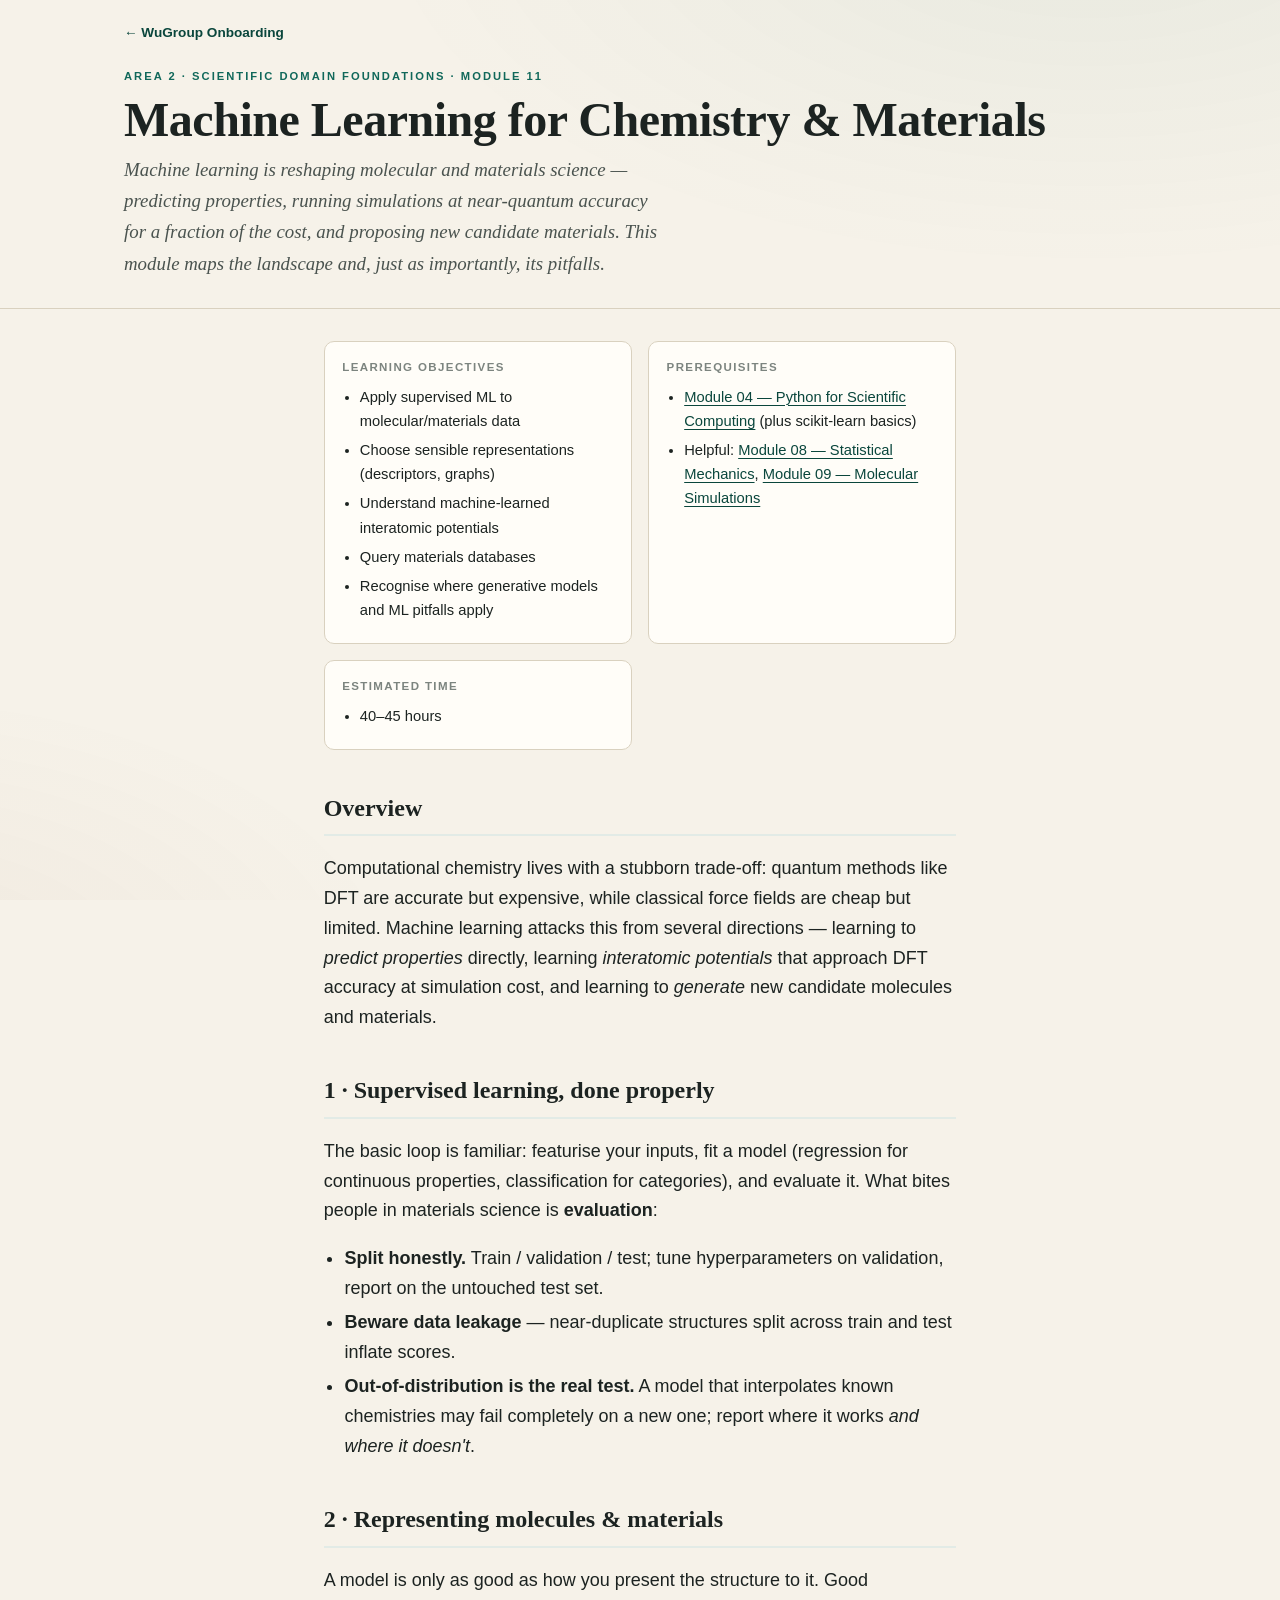
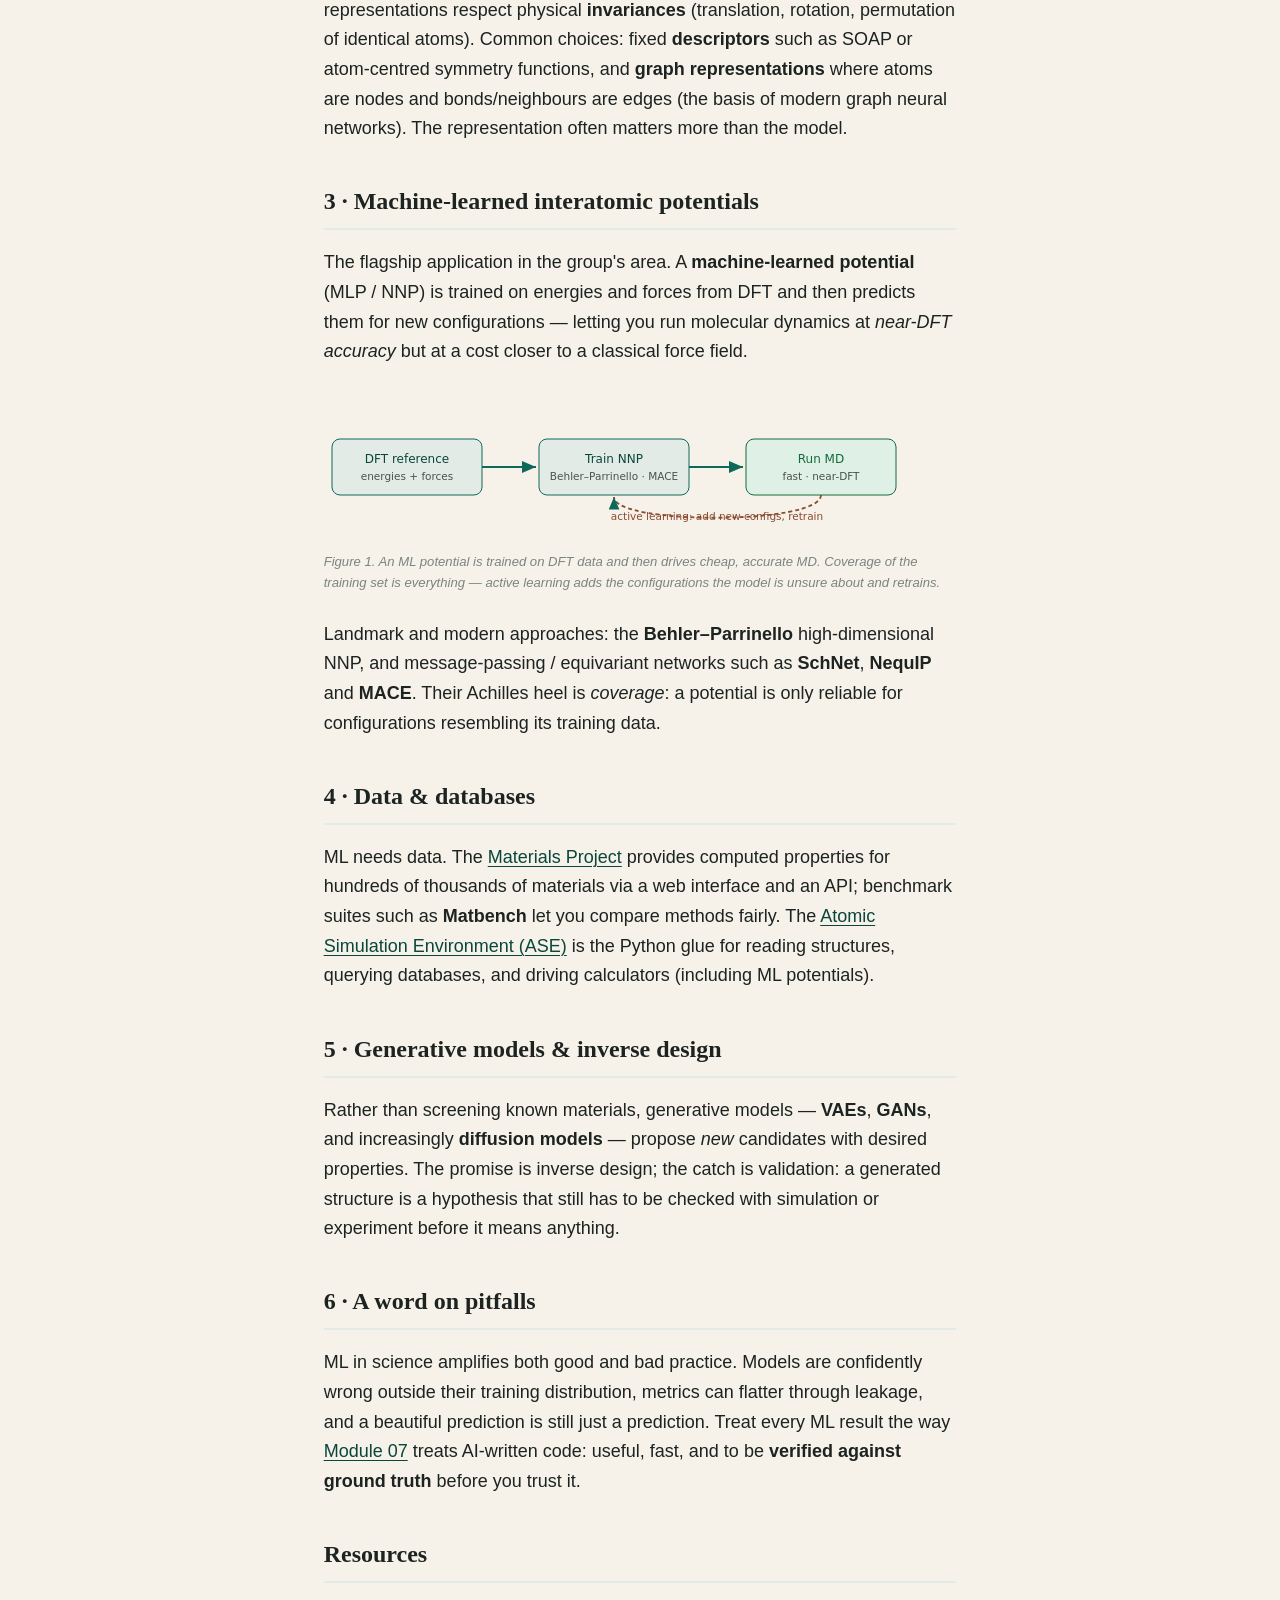
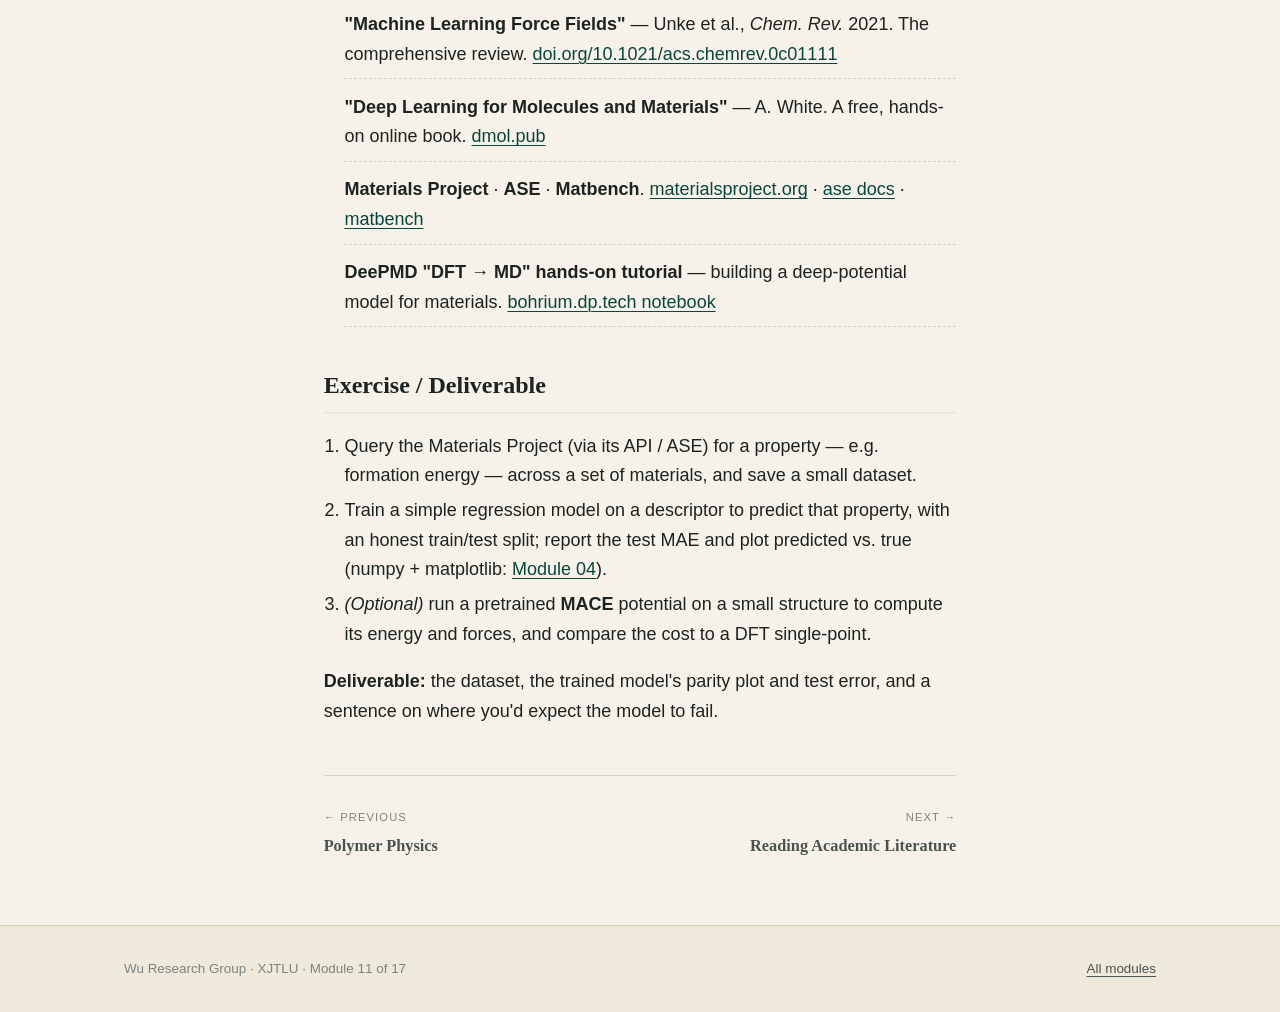
<file: modules/ml-chemistry-materials.html>
<!doctype html>
<html lang="en">
<head>
<meta charset="utf-8">
<meta name="viewport" content="width=device-width, initial-scale=1">
<title>Machine Learning for Chemistry &amp; Materials · WuGroup Onboarding</title>
<meta name="description" content="ML for molecules and materials: supervised learning, representations, machine-learned interatomic potentials, databases, and generative models.">
<link rel="stylesheet" href="../assets/style.css">
</head>
<body>
<div class="wrap">

  <div class="container">
    <nav class="breadcrumb"><a href="../index.html">← WuGroup Onboarding</a></nav>
  </div>

  <header class="mod-masthead">
    <div class="container">
      <p class="kicker">Area 2 · Scientific Domain Foundations · Module 11</p>
      <h1>Machine Learning for Chemistry &amp; Materials</h1>
      <p class="summary">Machine learning is reshaping molecular and materials science — predicting properties, running simulations at near-quantum accuracy for a fraction of the cost, and proposing new candidate materials. This module maps the landscape and, just as importantly, its pitfalls.</p>
    </div>
  </header>

  <main class="container prose">

    <div class="meta-grid">
      <div class="meta-card">
        <h4>Learning objectives</h4>
        <ul>
          <li>Apply supervised ML to molecular/materials data</li>
          <li>Choose sensible representations (descriptors, graphs)</li>
          <li>Understand machine-learned interatomic potentials</li>
          <li>Query materials databases</li>
          <li>Recognise where generative models and ML pitfalls apply</li>
        </ul>
      </div>
      <div class="meta-card">
        <h4>Prerequisites</h4>
        <ul><li><a href="python-scientific-computing.html">Module 04 — Python for Scientific Computing</a> (plus scikit-learn basics)</li><li>Helpful: <a href="statistical-mechanics.html">Module 08 — Statistical Mechanics</a>, <a href="molecular-simulations.html">Module 09 — Molecular Simulations</a></li></ul>
      </div>
      <div class="meta-card">
        <h4>Estimated time</h4>
        <ul><li>40–45 hours</li></ul>
      </div>
    </div>

    <section class="section">
      <h2>Overview</h2>
      <p>Computational chemistry lives with a stubborn trade-off: quantum methods like DFT are accurate but expensive, while classical force fields are cheap but limited. Machine learning attacks this from several directions — learning to <em>predict properties</em> directly, learning <em>interatomic potentials</em> that approach DFT accuracy at simulation cost, and learning to <em>generate</em> new candidate molecules and materials.</p>
    </section>

    <section class="section">
      <h2>1 · Supervised learning, done properly</h2>
      <p>The basic loop is familiar: featurise your inputs, fit a model (regression for continuous properties, classification for categories), and evaluate it. What bites people in materials science is <strong>evaluation</strong>:</p>
      <ul>
        <li><strong>Split honestly.</strong> Train / validation / test; tune hyperparameters on validation, report on the untouched test set.</li>
        <li><strong>Beware data leakage</strong> — near-duplicate structures split across train and test inflate scores.</li>
        <li><strong>Out-of-distribution is the real test.</strong> A model that interpolates known chemistries may fail completely on a new one; report where it works <em>and where it doesn't</em>.</li>
      </ul>
    </section>

    <section class="section">
      <h2>2 · Representing molecules &amp; materials</h2>
      <p>A model is only as good as how you present the structure to it. Good representations respect physical <strong>invariances</strong> (translation, rotation, permutation of identical atoms). Common choices: fixed <strong>descriptors</strong> such as SOAP or atom-centred symmetry functions, and <strong>graph representations</strong> where atoms are nodes and bonds/neighbours are edges (the basis of modern graph neural networks). The representation often matters more than the model.</p>
    </section>

    <section class="section">
      <h2>3 · Machine-learned interatomic potentials</h2>
      <p>The flagship application in the group's area. A <strong>machine-learned potential</strong> (MLP / NNP) is trained on energies and forces from DFT and then predicts them for new configurations — letting you run molecular dynamics at <em>near-DFT accuracy</em> but at a cost closer to a classical force field.</p>

      <figure>
        <svg viewBox="0 0 580 150" role="img" aria-labelledby="mlttl mldesc" xmlns="http://www.w3.org/2000/svg" style="max-width:580px">
          <title id="mlttl">Training and using a machine-learned interatomic potential</title>
          <desc id="mldesc">DFT reference calculations of energies and forces on many configurations are used to train a neural-network potential, which is then deployed to run molecular dynamics quickly at near-DFT accuracy.</desc>
          <defs>
            <marker id="ma" markerWidth="9" markerHeight="9" refX="7" refY="3" orient="auto"><path d="M0,0 L7,3 L0,6 Z" fill="#10685a"/></marker>
          </defs>
          <g font-family="ui-sans-serif, system-ui, sans-serif" font-size="12">
            <rect x="8"   y="46" width="150" height="56" rx="8" fill="#e2ebe6" stroke="#10685a"/><text x="83" y="70" text-anchor="middle" fill="#0a463c">DFT reference</text><text x="83" y="87" text-anchor="middle" fill="#4a534f" font-size="10.5">energies + forces</text>
            <rect x="215" y="46" width="150" height="56" rx="8" fill="#e2ebe6" stroke="#10685a"/><text x="290" y="70" text-anchor="middle" fill="#0a463c">Train NNP</text><text x="290" y="87" text-anchor="middle" fill="#4a534f" font-size="10.5">Behler–Parrinello · MACE</text>
            <rect x="422" y="46" width="150" height="56" rx="8" fill="#dff0e6" stroke="#146c3d"/><text x="497" y="70" text-anchor="middle" fill="#146c3d">Run MD</text><text x="497" y="87" text-anchor="middle" fill="#4a534f" font-size="10.5">fast · near-DFT</text>
            <line x1="158" y1="74" x2="212" y2="74" stroke="#10685a" stroke-width="2" marker-end="url(#ma)"/>
            <line x1="365" y1="74" x2="419" y2="74" stroke="#10685a" stroke-width="2" marker-end="url(#ma)"/>
            <path d="M497,102 C497,132 290,132 290,104" fill="none" stroke="#8a4b2f" stroke-width="1.8" stroke-dasharray="4 3" marker-end="url(#ma)"/>
            <text x="393" y="127" text-anchor="middle" fill="#8a4b2f" font-size="10.5">active learning: add new configs, retrain</text>
          </g>
        </svg>
        <figcaption>Figure 1. An ML potential is trained on DFT data and then drives cheap, accurate MD. Coverage of the training set is everything — active learning adds the configurations the model is unsure about and retrains.</figcaption>
      </figure>

      <p>Landmark and modern approaches: the <strong>Behler–Parrinello</strong> high-dimensional NNP, and message-passing / equivariant networks such as <strong>SchNet</strong>, <strong>NequIP</strong> and <strong>MACE</strong>. Their Achilles heel is <em>coverage</em>: a potential is only reliable for configurations resembling its training data.</p>
    </section>

    <section class="section">
      <h2>4 · Data &amp; databases</h2>
      <p>ML needs data. The <a href="https://materialsproject.org/">Materials Project</a> provides computed properties for hundreds of thousands of materials via a web interface and an API; benchmark suites such as <strong>Matbench</strong> let you compare methods fairly. The <a href="https://wiki.fysik.dtu.dk/ase/">Atomic Simulation Environment (ASE)</a> is the Python glue for reading structures, querying databases, and driving calculators (including ML potentials).</p>
    </section>

    <section class="section">
      <h2>5 · Generative models &amp; inverse design</h2>
      <p>Rather than screening known materials, generative models — <strong>VAEs</strong>, <strong>GANs</strong>, and increasingly <strong>diffusion models</strong> — propose <em>new</em> candidates with desired properties. The promise is inverse design; the catch is validation: a generated structure is a hypothesis that still has to be checked with simulation or experiment before it means anything.</p>
    </section>

    <section class="section">
      <h2>6 · A word on pitfalls</h2>
      <p>ML in science amplifies both good and bad practice. Models are confidently wrong outside their training distribution, metrics can flatter through leakage, and a beautiful prediction is still just a prediction. Treat every ML result the way <a href="ai-coding-agents.html">Module 07</a> treats AI-written code: useful, fast, and to be <strong>verified against ground truth</strong> before you trust it.</p>
    </section>

    <section class="section">
      <h2>Resources</h2>
      <ul class="resource-list">
        <li><strong>"Machine Learning Force Fields"</strong> — Unke et al., <em>Chem. Rev.</em> 2021. The comprehensive review. <a href="https://doi.org/10.1021/acs.chemrev.0c01111">doi.org/10.1021/acs.chemrev.0c01111</a></li>
        <li><strong>"Deep Learning for Molecules and Materials"</strong> — A. White. A free, hands-on online book. <a href="https://dmol.pub/">dmol.pub</a></li>
        <li><strong>Materials Project</strong> · <strong>ASE</strong> · <strong>Matbench</strong>. <a href="https://materialsproject.org/">materialsproject.org</a> · <a href="https://wiki.fysik.dtu.dk/ase/">ase docs</a> · <a href="https://matbench.materialsproject.org/">matbench</a></li>
        <li><strong>DeePMD "DFT → MD" hands-on tutorial</strong> — building a deep-potential model for materials. <a href="https://bohrium.dp.tech/notebooks/6116401077">bohrium.dp.tech notebook</a></li>
      </ul>
    </section>

    <section class="section">
      <h2>Exercise / Deliverable</h2>
      <ol>
        <li>Query the Materials Project (via its API / ASE) for a property — e.g. formation energy — across a set of materials, and save a small dataset.</li>
        <li>Train a simple regression model on a descriptor to predict that property, with an honest train/test split; report the test MAE and plot predicted vs. true (numpy + matplotlib: <a href="python-scientific-computing.html">Module 04</a>).</li>
        <li><em>(Optional)</em> run a pretrained <strong>MACE</strong> potential on a small structure to compute its energy and forces, and compare the cost to a DFT single-point.</li>
      </ol>
      <p><strong>Deliverable:</strong> the dataset, the trained model's parity plot and test error, and a sentence on where you'd expect the model to fail.</p>
    </section>

    <nav class="pager">
      <a href="polymer-physics.html"><span class="dir">← Previous</span><br><span class="t">Polymer Physics</span></a>
      <a class="next" href="reading-literature.html"><span class="dir">Next →</span><br><span class="t">Reading Academic Literature</span></a>
    </nav>

  </main>

  <footer class="site-foot">
    <div class="container">
      <p>Wu Research Group · XJTLU · Module 11 of 17</p>
      <p><a href="../index.html">All modules</a></p>
    </div>
  </footer>

</div>
</body>
</html>
</file>
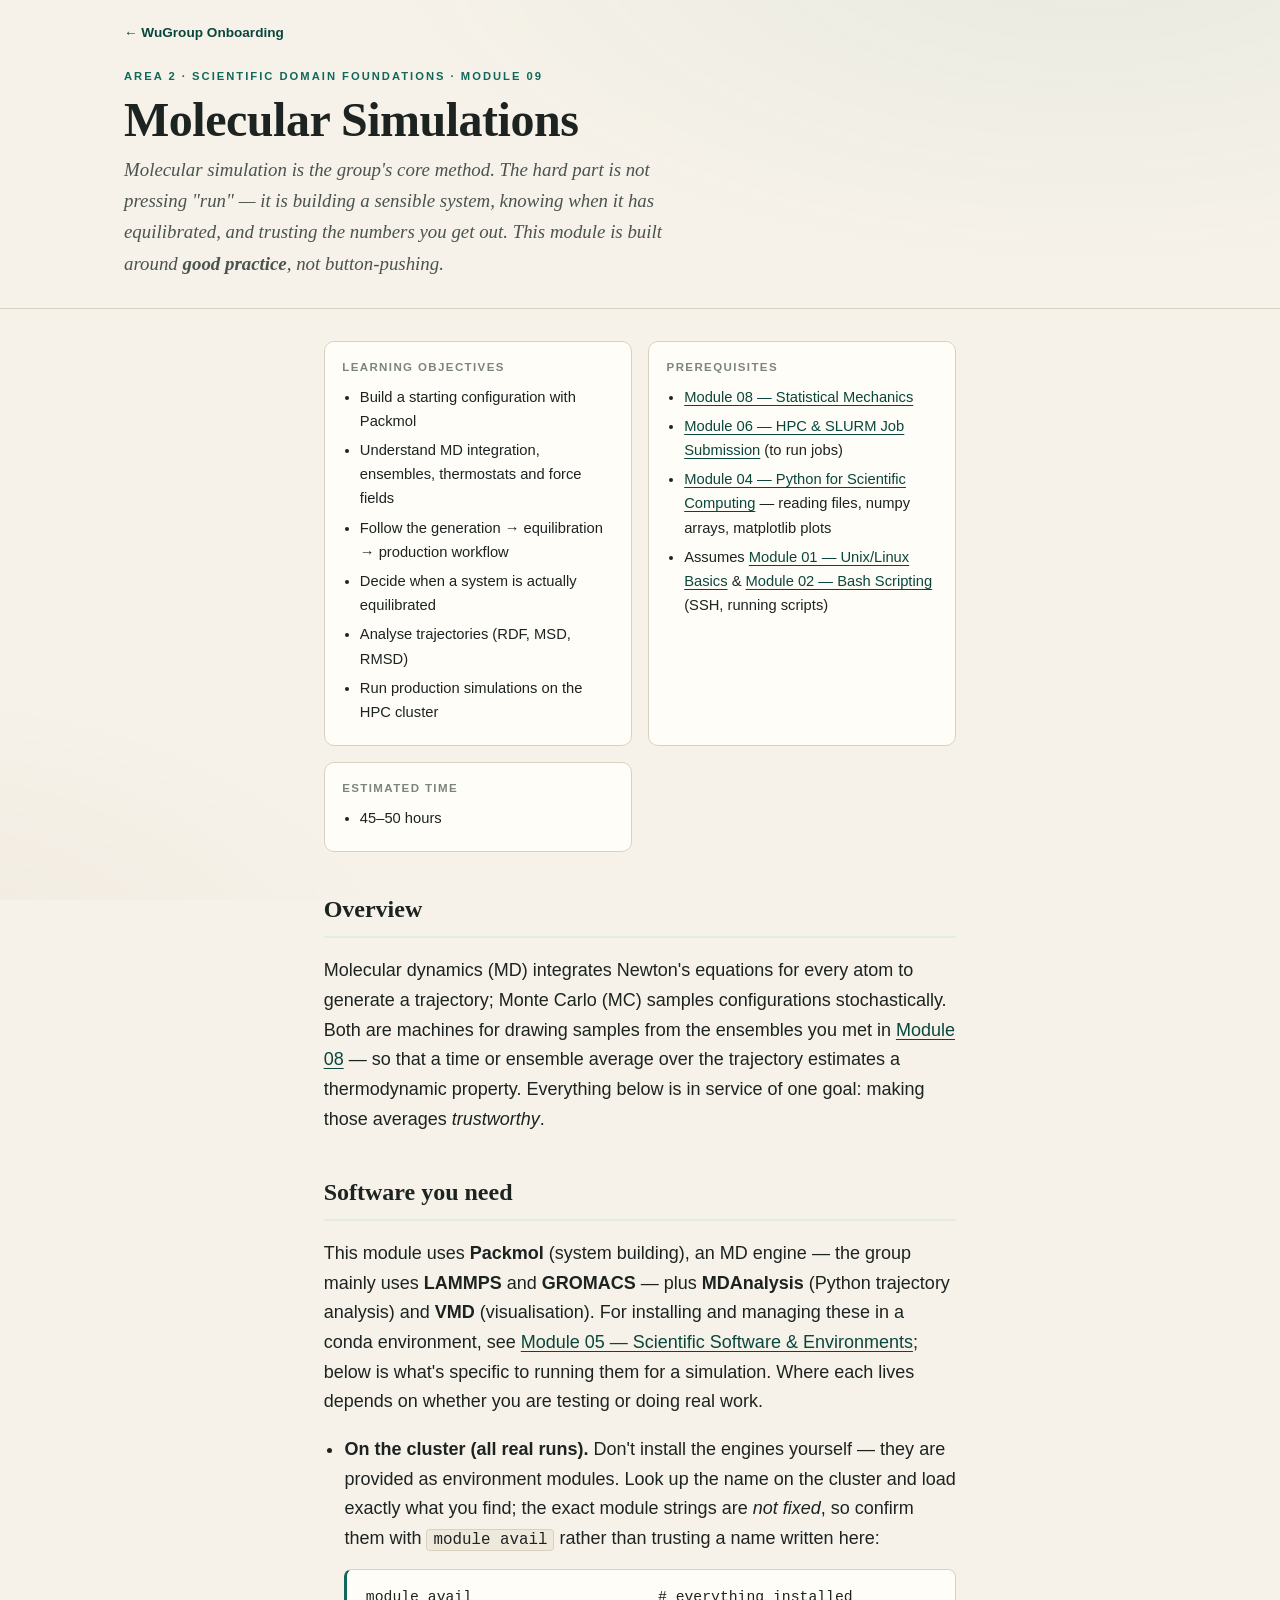
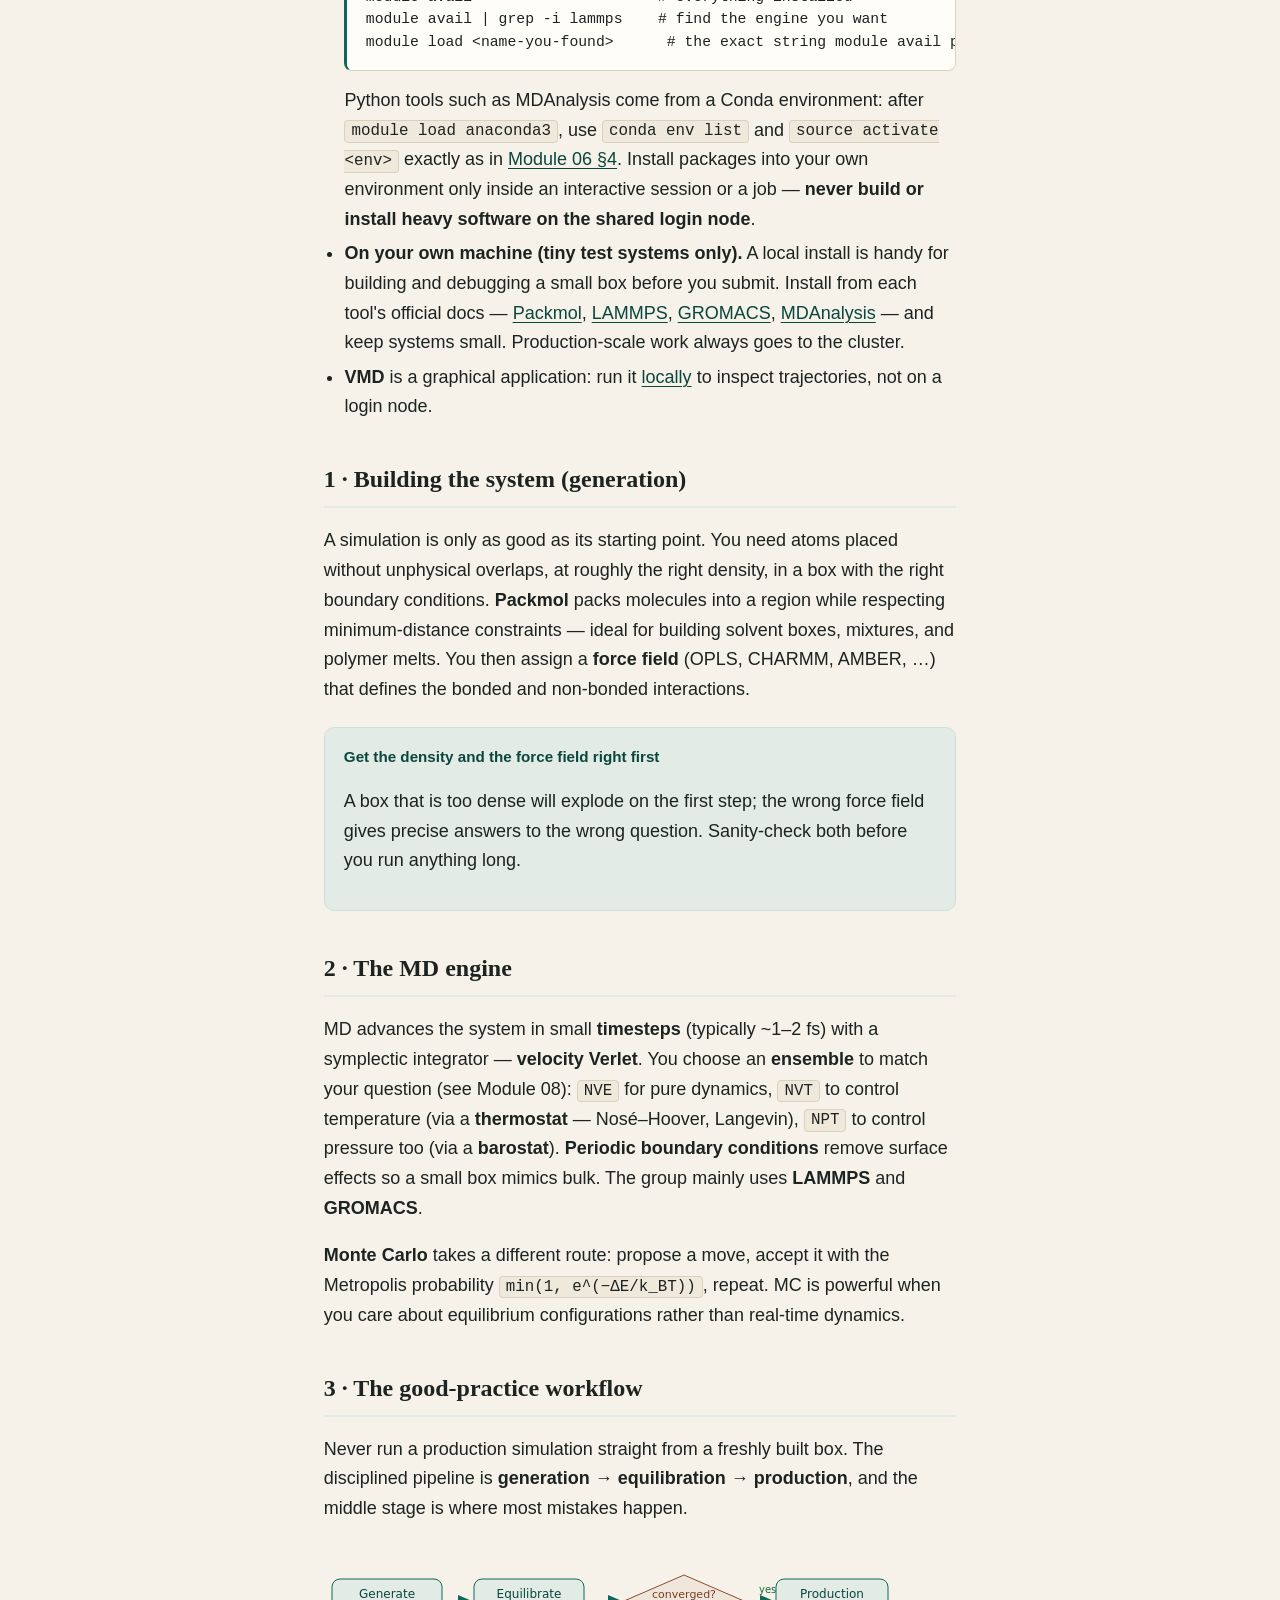
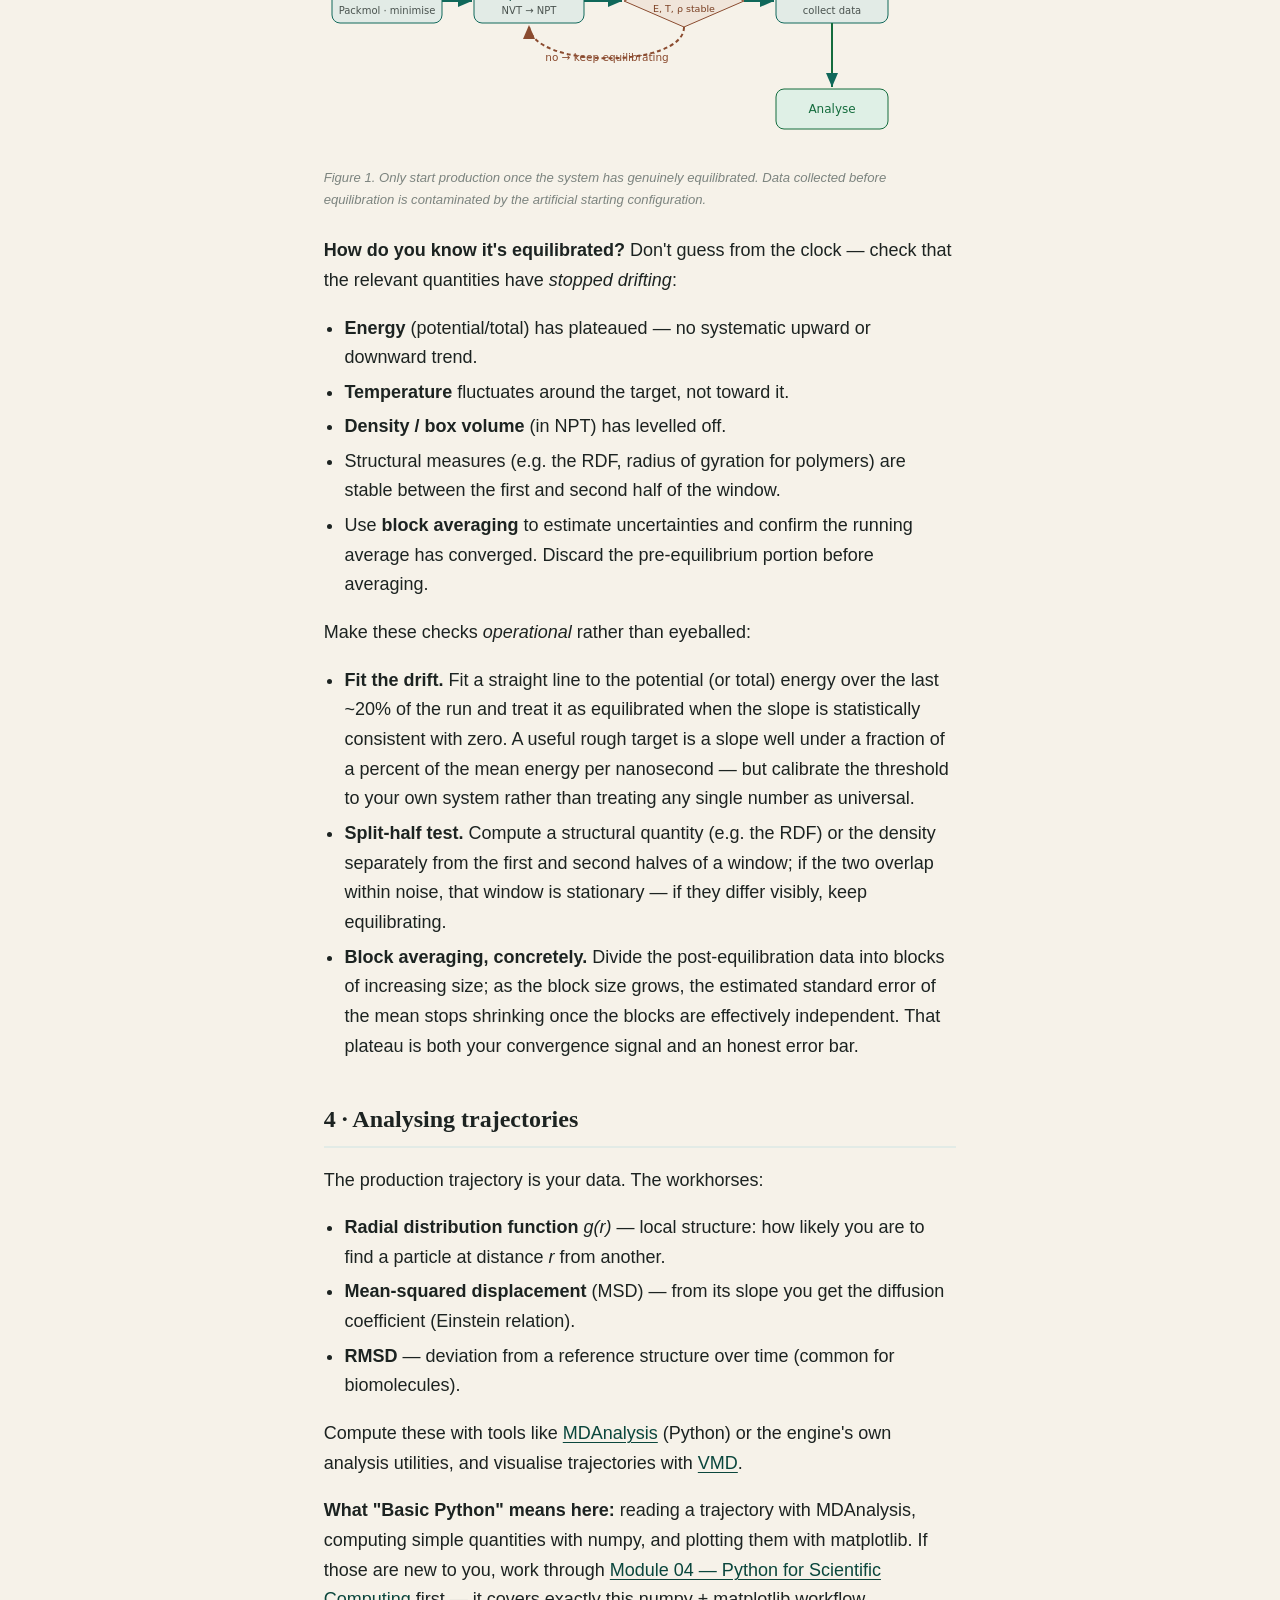
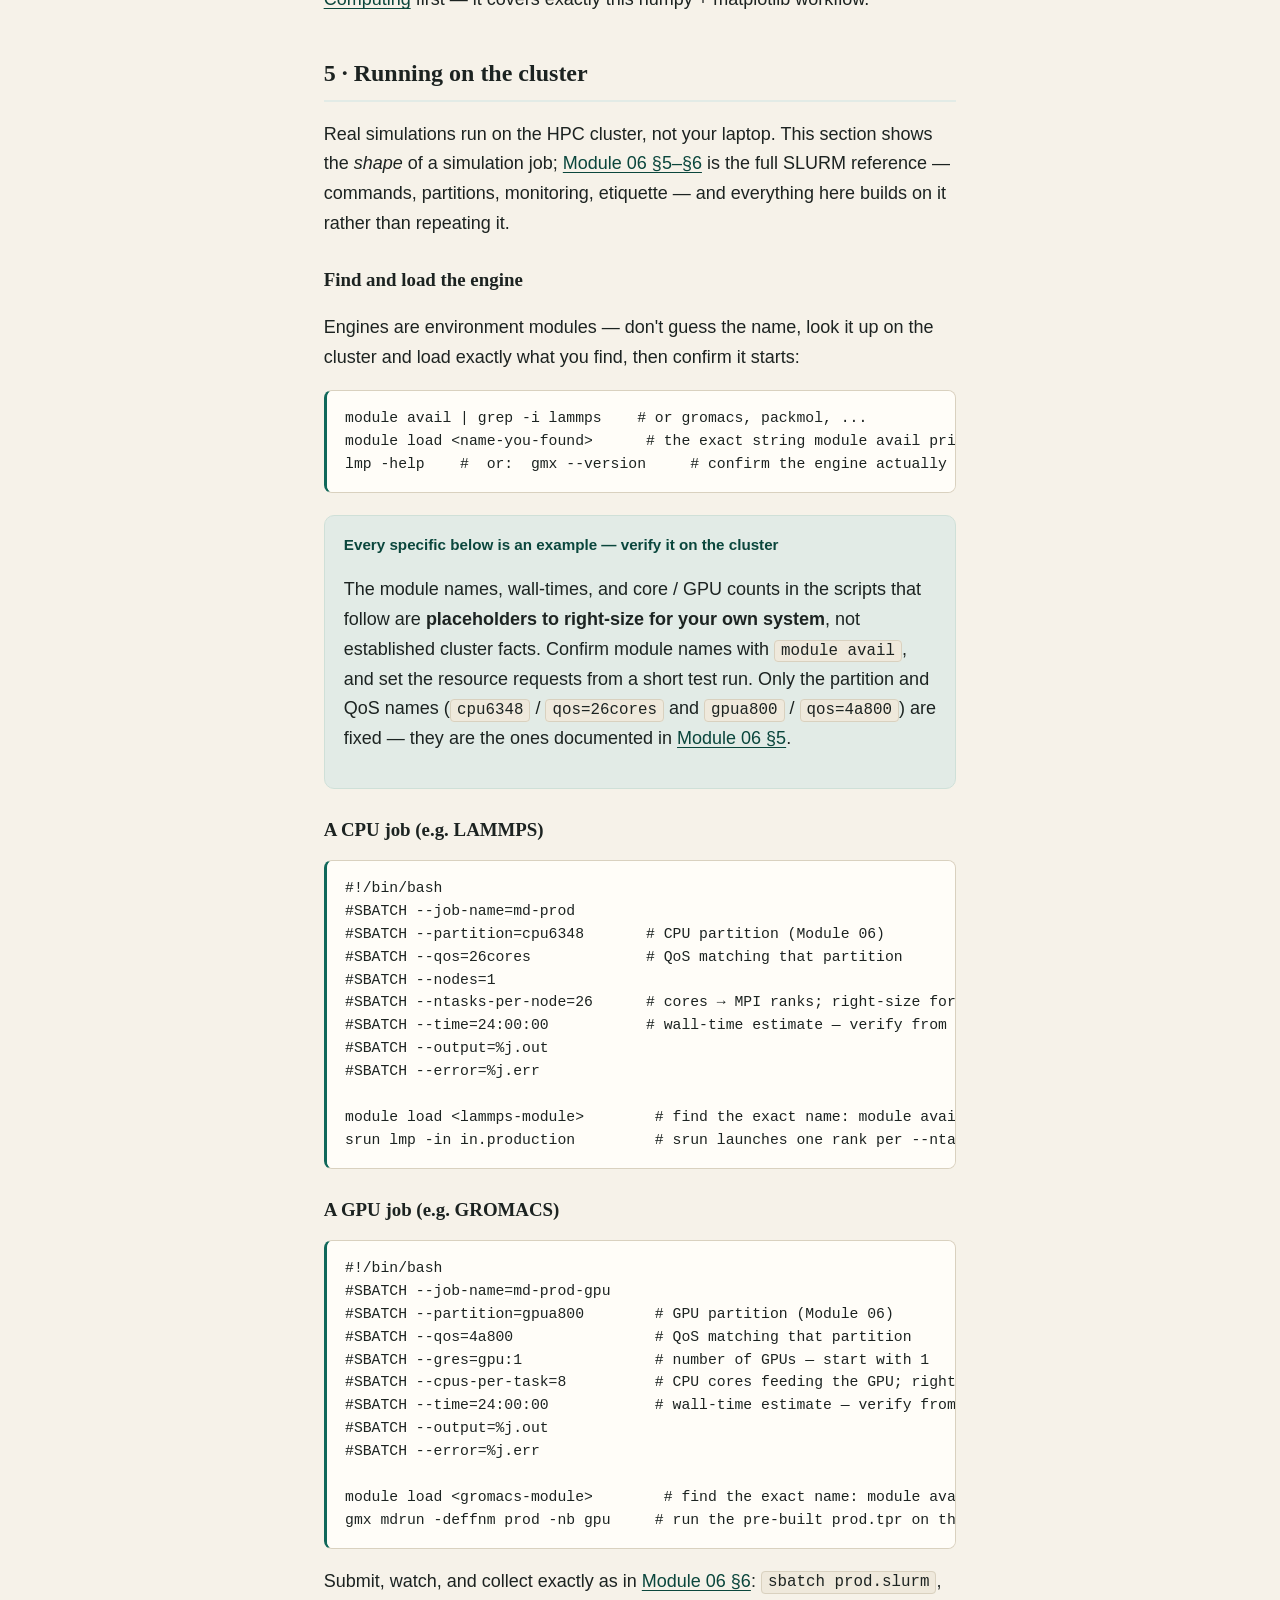
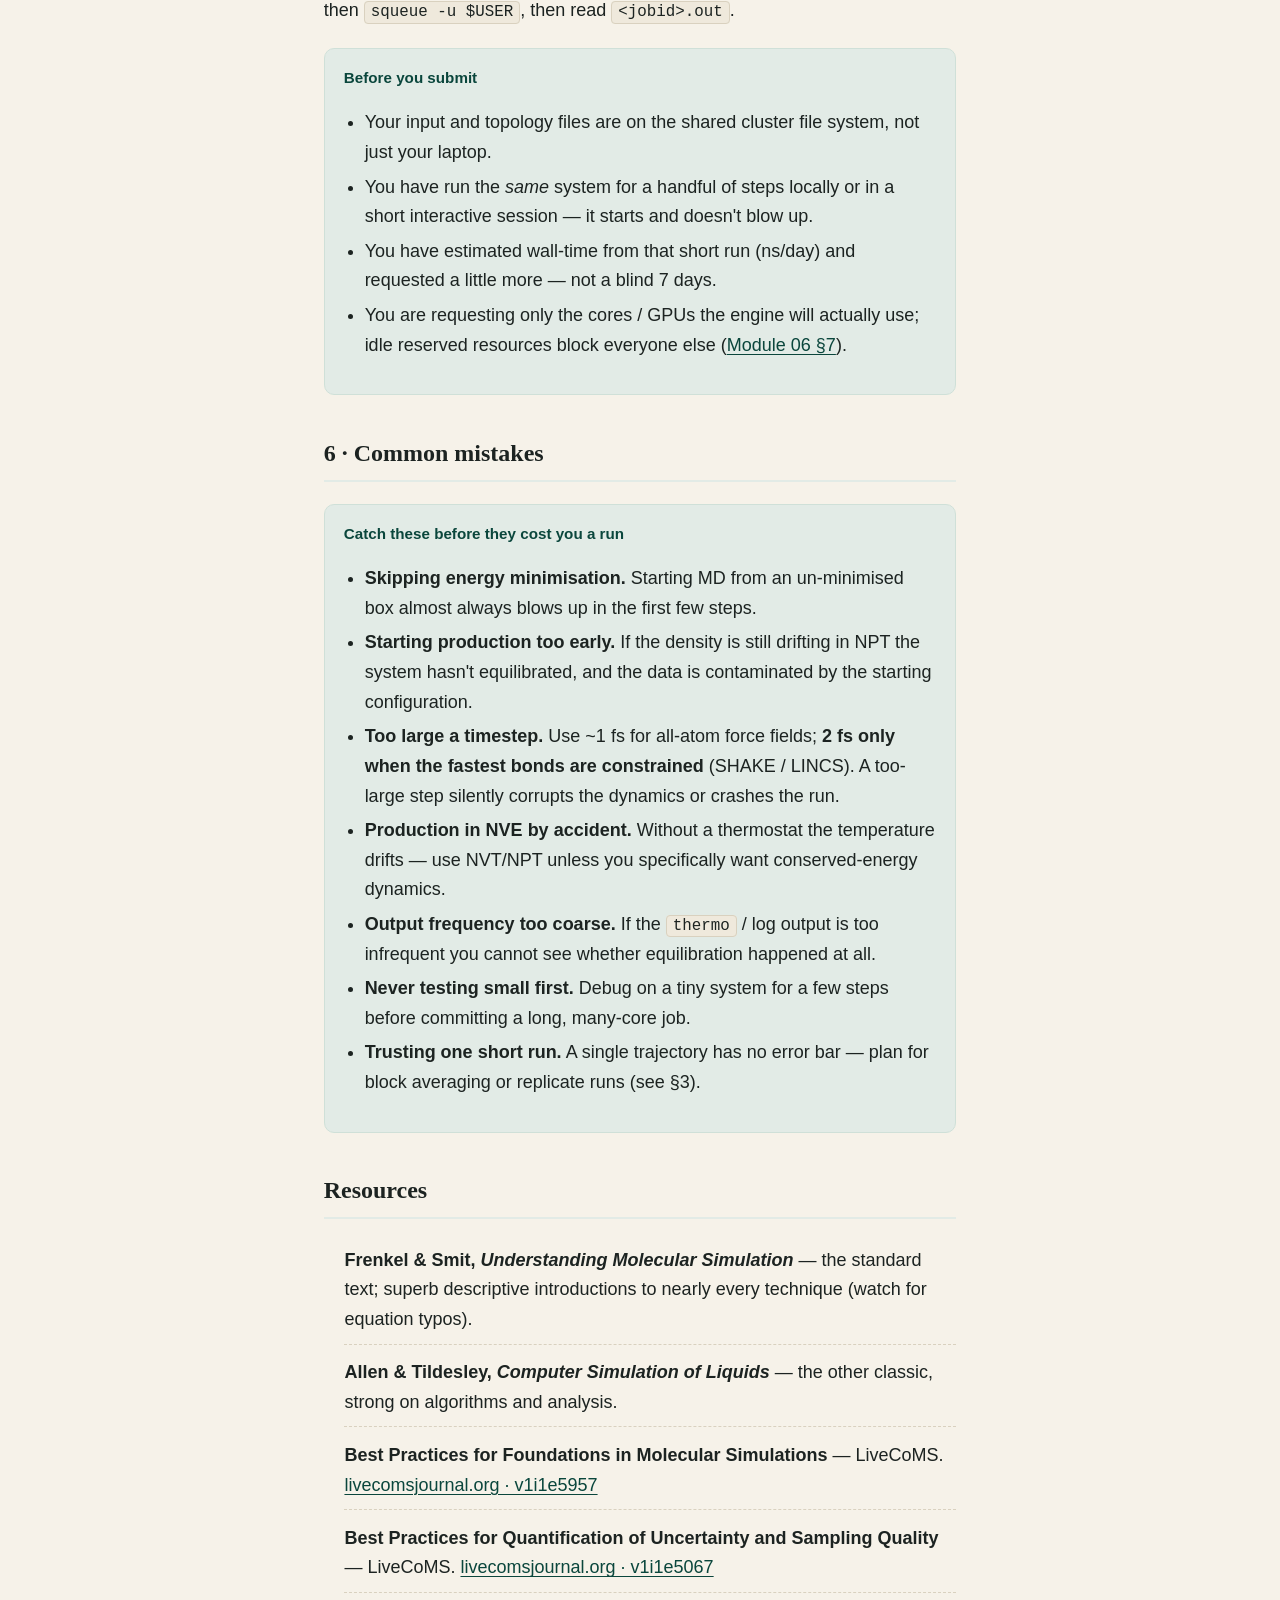
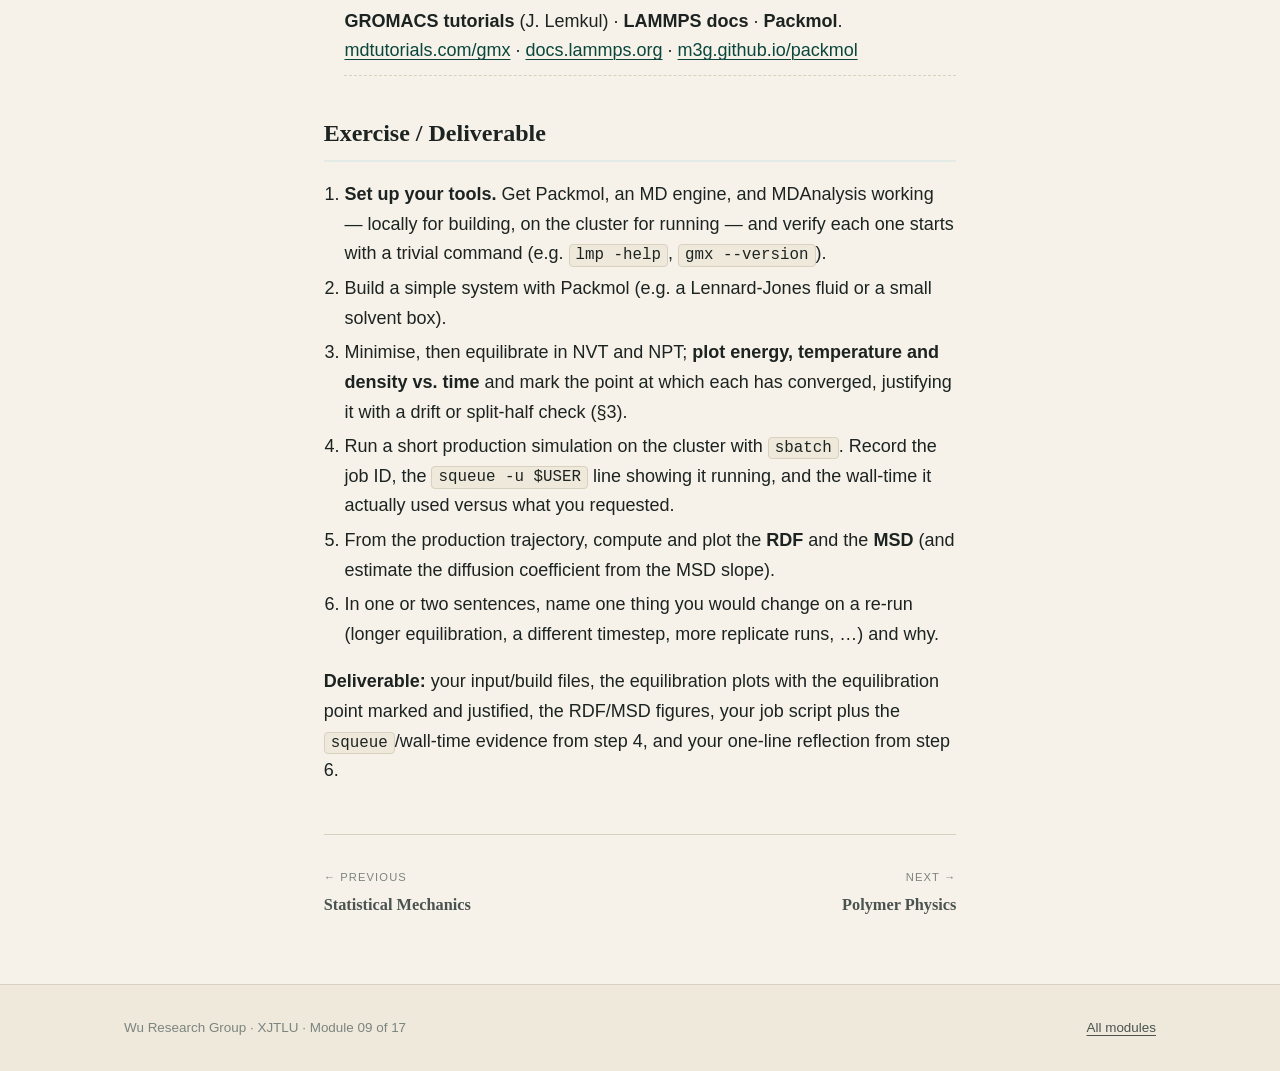
<file: modules/molecular-simulations.html>
<!doctype html>
<html lang="en">
<head>
<meta charset="utf-8">
<meta name="viewport" content="width=device-width, initial-scale=1">
<title>Molecular Simulations · WuGroup Onboarding</title>
<meta name="description" content="Building systems with Packmol, running MD/MC correctly, the generation-equilibration-production workflow with equilibration criteria, and trajectory analysis.">
<link rel="stylesheet" href="../assets/style.css">
</head>
<body>
<div class="wrap">

  <div class="container">
    <nav class="breadcrumb"><a href="../index.html">← WuGroup Onboarding</a></nav>
  </div>

  <header class="mod-masthead">
    <div class="container">
      <p class="kicker">Area 2 · Scientific Domain Foundations · Module 09</p>
      <h1>Molecular Simulations</h1>
      <p class="summary">Molecular simulation is the group's core method. The hard part is not pressing "run" — it is building a sensible system, knowing when it has equilibrated, and trusting the numbers you get out. This module is built around <strong>good practice</strong>, not button-pushing.</p>
    </div>
  </header>

  <main class="container prose">

    <div class="meta-grid">
      <div class="meta-card">
        <h4>Learning objectives</h4>
        <ul>
          <li>Build a starting configuration with Packmol</li>
          <li>Understand MD integration, ensembles, thermostats and force fields</li>
          <li>Follow the generation → equilibration → production workflow</li>
          <li>Decide when a system is actually equilibrated</li>
          <li>Analyse trajectories (RDF, MSD, RMSD)</li>
          <li>Run production simulations on the HPC cluster</li>
        </ul>
      </div>
      <div class="meta-card">
        <h4>Prerequisites</h4>
        <ul>
          <li><a href="statistical-mechanics.html">Module 08 — Statistical Mechanics</a></li>
          <li><a href="hpc-slurm.html">Module 06 — HPC &amp; SLURM Job Submission</a> (to run jobs)</li>
          <li><a href="python-scientific-computing.html">Module 04 — Python for Scientific Computing</a> — reading files, numpy arrays, matplotlib plots</li>
          <li>Assumes <a href="unix-linux-basics.html">Module 01 — Unix/Linux Basics</a> &amp; <a href="bash-scripting.html">Module 02 — Bash Scripting</a> (SSH, running scripts)</li>
        </ul>
      </div>
      <div class="meta-card">
        <h4>Estimated time</h4>
        <ul><li>45–50 hours</li></ul>
      </div>
    </div>

    <section class="section">
      <h2>Overview</h2>
      <p>Molecular dynamics (MD) integrates Newton's equations for every atom to generate a trajectory; Monte Carlo (MC) samples configurations stochastically. Both are machines for drawing samples from the ensembles you met in <a href="statistical-mechanics.html">Module 08</a> — so that a time or ensemble average over the trajectory estimates a thermodynamic property. Everything below is in service of one goal: making those averages <em>trustworthy</em>.</p>
    </section>

    <section class="section">
      <h2>Software you need</h2>
      <p>This module uses <strong>Packmol</strong> (system building), an MD engine — the group mainly uses <strong>LAMMPS</strong> and <strong>GROMACS</strong> — plus <strong>MDAnalysis</strong> (Python trajectory analysis) and <strong>VMD</strong> (visualisation). For installing and managing these in a conda environment, see <a href="scientific-software-environments.html">Module 05 — Scientific Software &amp; Environments</a>; below is what's specific to running them for a simulation. Where each lives depends on whether you are testing or doing real work.</p>
      <ul>
        <li><strong>On the cluster (all real runs).</strong> Don't install the engines yourself — they are provided as environment modules. Look up the name on the cluster and load exactly what you find; the exact module strings are <em>not fixed</em>, so confirm them with <code>module avail</code> rather than trusting a name written here:
          <pre>module avail                     # everything installed
module avail | grep -i lammps    # find the engine you want
module load &lt;name-you-found&gt;      # the exact string module avail printed</pre>
          Python tools such as MDAnalysis come from a Conda environment: after <code>module load anaconda3</code>, use <code>conda env list</code> and <code>source activate &lt;env&gt;</code> exactly as in <a href="hpc-slurm.html#modules">Module 06 §4</a>. Install packages into your own environment only inside an interactive session or a job — <strong>never build or install heavy software on the shared login node</strong>.</li>
        <li><strong>On your own machine (tiny test systems only).</strong> A local install is handy for building and debugging a small box before you submit. Install from each tool's official docs — <a href="https://m3g.github.io/packmol/">Packmol</a>, <a href="https://docs.lammps.org/Install.html">LAMMPS</a>, <a href="https://manual.gromacs.org/current/install-guide/">GROMACS</a>, <a href="https://www.mdanalysis.org/">MDAnalysis</a> — and keep systems small. Production-scale work always goes to the cluster.</li>
        <li><strong>VMD</strong> is a graphical application: run it <a href="https://www.ks.uiuc.edu/Research/vmd/">locally</a> to inspect trajectories, not on a login node.</li>
      </ul>
    </section>

    <section class="section">
      <h2>1 · Building the system (generation)</h2>
      <p>A simulation is only as good as its starting point. You need atoms placed without unphysical overlaps, at roughly the right density, in a box with the right boundary conditions. <strong>Packmol</strong> packs molecules into a region while respecting minimum-distance constraints — ideal for building solvent boxes, mixtures, and polymer melts. You then assign a <strong>force field</strong> (OPLS, CHARMM, AMBER, …) that defines the bonded and non-bonded interactions.</p>
      <div class="callout">
        <p class="callout-title">Get the density and the force field right first</p>
        <p>A box that is too dense will explode on the first step; the wrong force field gives precise answers to the wrong question. Sanity-check both before you run anything long.</p>
      </div>
    </section>

    <section class="section">
      <h2>2 · The MD engine</h2>
      <p>MD advances the system in small <strong>timesteps</strong> (typically ~1–2 fs) with a symplectic integrator — <strong>velocity Verlet</strong>. You choose an <strong>ensemble</strong> to match your question (see Module 08): <code>NVE</code> for pure dynamics, <code>NVT</code> to control temperature (via a <strong>thermostat</strong> — Nosé–Hoover, Langevin), <code>NPT</code> to control pressure too (via a <strong>barostat</strong>). <strong>Periodic boundary conditions</strong> remove surface effects so a small box mimics bulk. The group mainly uses <strong>LAMMPS</strong> and <strong>GROMACS</strong>.</p>
      <p><strong>Monte Carlo</strong> takes a different route: propose a move, accept it with the Metropolis probability <code>min(1, e^(−ΔE/k_BT))</code>, repeat. MC is powerful when you care about equilibrium configurations rather than real-time dynamics.</p>
    </section>

    <section class="section">
      <h2>3 · The good-practice workflow</h2>
      <p>Never run a production simulation straight from a freshly built box. The disciplined pipeline is <strong>generation → equilibration → production</strong>, and the middle stage is where most mistakes happen.</p>

      <figure>
        <svg viewBox="0 0 580 210" role="img" aria-labelledby="wfttl wfdesc" xmlns="http://www.w3.org/2000/svg" style="max-width:580px">
          <title id="wfttl">The generation to production workflow</title>
          <desc id="wfdesc">Build and minimise the system, then equilibrate; check whether energy, temperature and density have converged; if not, keep equilibrating; once converged, run production and then analyse.</desc>
          <defs>
            <marker id="wa" markerWidth="9" markerHeight="9" refX="7" refY="3" orient="auto"><path d="M0,0 L7,3 L0,6 Z" fill="#10685a"/></marker>
            <marker id="wa2" markerWidth="9" markerHeight="9" refX="7" refY="3" orient="auto"><path d="M0,0 L7,3 L0,6 Z" fill="#8a4b2f"/></marker>
          </defs>
          <g font-family="ui-sans-serif, system-ui, sans-serif" font-size="12">
            <rect x="8"  y="30" width="110" height="44" rx="8" fill="#e2ebe6" stroke="#10685a"/><text x="63" y="49" text-anchor="middle" fill="#0a463c">Generate</text><text x="63" y="65" text-anchor="middle" fill="#4a534f" font-size="10">Packmol · minimise</text>
            <rect x="150" y="30" width="110" height="44" rx="8" fill="#e2ebe6" stroke="#10685a"/><text x="205" y="49" text-anchor="middle" fill="#0a463c">Equilibrate</text><text x="205" y="65" text-anchor="middle" fill="#4a534f" font-size="10">NVT → NPT</text>
            <polygon points="300,52 360,26 420,52 360,78" fill="#f0e5da" stroke="#8a4b2f"/><text x="360" y="49" text-anchor="middle" fill="#7a3f22" font-size="11">converged?</text><text x="360" y="63" text-anchor="middle" fill="#7a3f22" font-size="9.5">E, T, ρ stable</text>
            <rect x="452" y="30" width="112" height="44" rx="8" fill="#e2ebe6" stroke="#10685a"/><text x="508" y="49" text-anchor="middle" fill="#0a463c">Production</text><text x="508" y="65" text-anchor="middle" fill="#4a534f" font-size="10">collect data</text>
            <rect x="452" y="140" width="112" height="40" rx="8" fill="#dff0e6" stroke="#146c3d"/><text x="508" y="164" text-anchor="middle" fill="#146c3d">Analyse</text>
            <line x1="118" y1="52" x2="148" y2="52" stroke="#10685a" stroke-width="2" marker-end="url(#wa)"/>
            <line x1="260" y1="52" x2="298" y2="52" stroke="#10685a" stroke-width="2" marker-end="url(#wa)"/>
            <line x1="420" y1="52" x2="450" y2="52" stroke="#10685a" stroke-width="2" marker-end="url(#wa)"/>
            <text x="435" y="44" fill="#146c3d" font-size="10">yes</text>
            <line x1="508" y1="74" x2="508" y2="138" stroke="#146c3d" stroke-width="2" marker-end="url(#wa)"/>
            <path d="M360,78 C360,120 205,120 205,76" fill="none" stroke="#8a4b2f" stroke-width="2" stroke-dasharray="4 3" marker-end="url(#wa2)"/>
            <text x="283" y="112" text-anchor="middle" fill="#8a4b2f" font-size="10.5">no → keep equilibrating</text>
          </g>
        </svg>
        <figcaption>Figure 1. Only start production once the system has genuinely equilibrated. Data collected before equilibration is contaminated by the artificial starting configuration.</figcaption>
      </figure>

      <p><strong>How do you know it's equilibrated?</strong> Don't guess from the clock — check that the relevant quantities have <em>stopped drifting</em>:</p>
      <ul>
        <li><strong>Energy</strong> (potential/total) has plateaued — no systematic upward or downward trend.</li>
        <li><strong>Temperature</strong> fluctuates around the target, not toward it.</li>
        <li><strong>Density / box volume</strong> (in NPT) has levelled off.</li>
        <li>Structural measures (e.g. the RDF, radius of gyration for polymers) are stable between the first and second half of the window.</li>
        <li>Use <strong>block averaging</strong> to estimate uncertainties and confirm the running average has converged. Discard the pre-equilibrium portion before averaging.</li>
      </ul>

      <p>Make these checks <em>operational</em> rather than eyeballed:</p>
      <ul>
        <li><strong>Fit the drift.</strong> Fit a straight line to the potential (or total) energy over the last ~20% of the run and treat it as equilibrated when the slope is statistically consistent with zero. A useful rough target is a slope well under a fraction of a percent of the mean energy per nanosecond — but calibrate the threshold to your own system rather than treating any single number as universal.</li>
        <li><strong>Split-half test.</strong> Compute a structural quantity (e.g. the RDF) or the density separately from the first and second halves of a window; if the two overlap within noise, that window is stationary — if they differ visibly, keep equilibrating.</li>
        <li><strong>Block averaging, concretely.</strong> Divide the post-equilibration data into blocks of increasing size; as the block size grows, the estimated standard error of the mean stops shrinking once the blocks are effectively independent. That plateau is both your convergence signal and an honest error bar.</li>
      </ul>
    </section>

    <section class="section">
      <h2>4 · Analysing trajectories</h2>
      <p>The production trajectory is your data. The workhorses:</p>
      <ul>
        <li><strong>Radial distribution function</strong> <em>g(r)</em> — local structure: how likely you are to find a particle at distance <em>r</em> from another.</li>
        <li><strong>Mean-squared displacement</strong> (MSD) — from its slope you get the diffusion coefficient (Einstein relation).</li>
        <li><strong>RMSD</strong> — deviation from a reference structure over time (common for biomolecules).</li>
      </ul>
      <p>Compute these with tools like <a href="https://www.mdanalysis.org/">MDAnalysis</a> (Python) or the engine's own analysis utilities, and visualise trajectories with <a href="https://www.ks.uiuc.edu/Research/vmd/">VMD</a>.</p>
      <p><strong>What "Basic Python" means here:</strong> reading a trajectory with MDAnalysis, computing simple quantities with numpy, and plotting them with matplotlib. If those are new to you, work through <a href="python-scientific-computing.html">Module 04 — Python for Scientific Computing</a> first — it covers exactly this numpy + matplotlib workflow.</p>
    </section>

    <section class="section">
      <h2>5 · Running on the cluster</h2>
      <p>Real simulations run on the HPC cluster, not your laptop. This section shows the <em>shape</em> of a simulation job; <a href="hpc-slurm.html#slurm">Module 06 §5–§6</a> is the full SLURM reference — commands, partitions, monitoring, etiquette — and everything here builds on it rather than repeating it.</p>

      <h3>Find and load the engine</h3>
      <p>Engines are environment modules — don't guess the name, look it up on the cluster and load exactly what you find, then confirm it starts:</p>
      <pre>module avail | grep -i lammps    # or gromacs, packmol, ...
module load &lt;name-you-found&gt;      # the exact string module avail printed
lmp -help    #  or:  gmx --version     # confirm the engine actually runs</pre>

      <div class="callout">
        <p class="callout-title">Every specific below is an example — verify it on the cluster</p>
        <p>The module names, wall-times, and core / GPU counts in the scripts that follow are <strong>placeholders to right-size for your own system</strong>, not established cluster facts. Confirm module names with <code>module avail</code>, and set the resource requests from a short test run. Only the partition and QoS names (<code>cpu6348</code> / <code>qos=26cores</code> and <code>gpua800</code> / <code>qos=4a800</code>) are fixed — they are the ones documented in <a href="hpc-slurm.html#slurm">Module 06 §5</a>.</p>
      </div>

      <h3>A CPU job (e.g. LAMMPS)</h3>
      <pre>#!/bin/bash
#SBATCH --job-name=md-prod
#SBATCH --partition=cpu6348       # CPU partition (Module 06)
#SBATCH --qos=26cores             # QoS matching that partition
#SBATCH --nodes=1
#SBATCH --ntasks-per-node=26      # cores → MPI ranks; right-size for your system
#SBATCH --time=24:00:00           # wall-time estimate — verify from a short run
#SBATCH --output=%j.out
#SBATCH --error=%j.err

module load &lt;lammps-module&gt;        # find the exact name: module avail | grep -i lammps
srun lmp -in in.production         # srun launches one rank per --ntasks</pre>

      <h3>A GPU job (e.g. GROMACS)</h3>
      <pre>#!/bin/bash
#SBATCH --job-name=md-prod-gpu
#SBATCH --partition=gpua800        # GPU partition (Module 06)
#SBATCH --qos=4a800                # QoS matching that partition
#SBATCH --gres=gpu:1               # number of GPUs — start with 1
#SBATCH --cpus-per-task=8          # CPU cores feeding the GPU; right-size
#SBATCH --time=24:00:00            # wall-time estimate — verify from a short run
#SBATCH --output=%j.out
#SBATCH --error=%j.err

module load &lt;gromacs-module&gt;        # find the exact name: module avail | grep -i gromacs
gmx mdrun -deffnm prod -nb gpu     # run the pre-built prod.tpr on the GPU</pre>

      <p>Submit, watch, and collect exactly as in <a href="hpc-slurm.html#job-script">Module 06 §6</a>: <code>sbatch prod.slurm</code>, then <code>squeue -u $USER</code>, then read <code>&lt;jobid&gt;.out</code>.</p>

      <div class="callout">
        <p class="callout-title">Before you submit</p>
        <ul>
          <li>Your input and topology files are on the shared cluster file system, not just your laptop.</li>
          <li>You have run the <em>same</em> system for a handful of steps locally or in a short interactive session — it starts and doesn't blow up.</li>
          <li>You have estimated wall-time from that short run (ns/day) and requested a little more — not a blind 7 days.</li>
          <li>You are requesting only the cores / GPUs the engine will actually use; idle reserved resources block everyone else (<a href="hpc-slurm.html#etiquette">Module 06 §7</a>).</li>
        </ul>
      </div>
    </section>

    <section class="section">
      <h2>6 · Common mistakes</h2>
      <div class="callout">
        <p class="callout-title">Catch these before they cost you a run</p>
        <ul>
          <li><strong>Skipping energy minimisation.</strong> Starting MD from an un-minimised box almost always blows up in the first few steps.</li>
          <li><strong>Starting production too early.</strong> If the density is still drifting in NPT the system hasn't equilibrated, and the data is contaminated by the starting configuration.</li>
          <li><strong>Too large a timestep.</strong> Use ~1 fs for all-atom force fields; <strong>2 fs only when the fastest bonds are constrained</strong> (SHAKE / LINCS). A too-large step silently corrupts the dynamics or crashes the run.</li>
          <li><strong>Production in NVE by accident.</strong> Without a thermostat the temperature drifts — use NVT/NPT unless you specifically want conserved-energy dynamics.</li>
          <li><strong>Output frequency too coarse.</strong> If the <code>thermo</code> / log output is too infrequent you cannot see whether equilibration happened at all.</li>
          <li><strong>Never testing small first.</strong> Debug on a tiny system for a few steps before committing a long, many-core job.</li>
          <li><strong>Trusting one short run.</strong> A single trajectory has no error bar — plan for block averaging or replicate runs (see §3).</li>
        </ul>
      </div>
    </section>

    <section class="section">
      <h2>Resources</h2>
      <ul class="resource-list">
        <li><strong>Frenkel &amp; Smit, <em>Understanding Molecular Simulation</em></strong> — the standard text; superb descriptive introductions to nearly every technique (watch for equation typos).</li>
        <li><strong>Allen &amp; Tildesley, <em>Computer Simulation of Liquids</em></strong> — the other classic, strong on algorithms and analysis.</li>
        <li><strong>Best Practices for Foundations in Molecular Simulations</strong> — LiveCoMS. <a href="https://livecomsjournal.org/index.php/livecoms/article/view/v1i1e5957">livecomsjournal.org · v1i1e5957</a></li>
        <li><strong>Best Practices for Quantification of Uncertainty and Sampling Quality</strong> — LiveCoMS. <a href="https://livecomsjournal.org/index.php/livecoms/article/view/v1i1e5067">livecomsjournal.org · v1i1e5067</a></li>
        <li><strong>GROMACS tutorials</strong> (J. Lemkul) · <strong>LAMMPS docs</strong> · <strong>Packmol</strong>. <a href="http://www.mdtutorials.com/gmx/">mdtutorials.com/gmx</a> · <a href="https://docs.lammps.org/">docs.lammps.org</a> · <a href="https://m3g.github.io/packmol/">m3g.github.io/packmol</a></li>
      </ul>
    </section>

    <section class="section">
      <h2>Exercise / Deliverable</h2>
      <ol>
        <li><strong>Set up your tools.</strong> Get Packmol, an MD engine, and MDAnalysis working — locally for building, on the cluster for running — and verify each one starts with a trivial command (e.g. <code>lmp -help</code>, <code>gmx --version</code>).</li>
        <li>Build a simple system with Packmol (e.g. a Lennard-Jones fluid or a small solvent box).</li>
        <li>Minimise, then equilibrate in NVT and NPT; <strong>plot energy, temperature and density vs. time</strong> and mark the point at which each has converged, justifying it with a drift or split-half check (§3).</li>
        <li>Run a short production simulation on the cluster with <code>sbatch</code>. Record the job ID, the <code>squeue -u $USER</code> line showing it running, and the wall-time it actually used versus what you requested.</li>
        <li>From the production trajectory, compute and plot the <strong>RDF</strong> and the <strong>MSD</strong> (and estimate the diffusion coefficient from the MSD slope).</li>
        <li>In one or two sentences, name one thing you would change on a re-run (longer equilibration, a different timestep, more replicate runs, …) and why.</li>
      </ol>
      <p><strong>Deliverable:</strong> your input/build files, the equilibration plots with the equilibration point marked and justified, the RDF/MSD figures, your job script plus the <code>squeue</code>/wall-time evidence from step 4, and your one-line reflection from step 6.</p>
    </section>

    <nav class="pager">
      <a href="statistical-mechanics.html"><span class="dir">← Previous</span><br><span class="t">Statistical Mechanics</span></a>
      <a class="next" href="polymer-physics.html"><span class="dir">Next →</span><br><span class="t">Polymer Physics</span></a>
    </nav>

  </main>

  <footer class="site-foot">
    <div class="container">
      <p>Wu Research Group · XJTLU · Module 09 of 17</p>
      <p><a href="../index.html">All modules</a></p>
    </div>
  </footer>

</div>
</body>
</html>
</file>
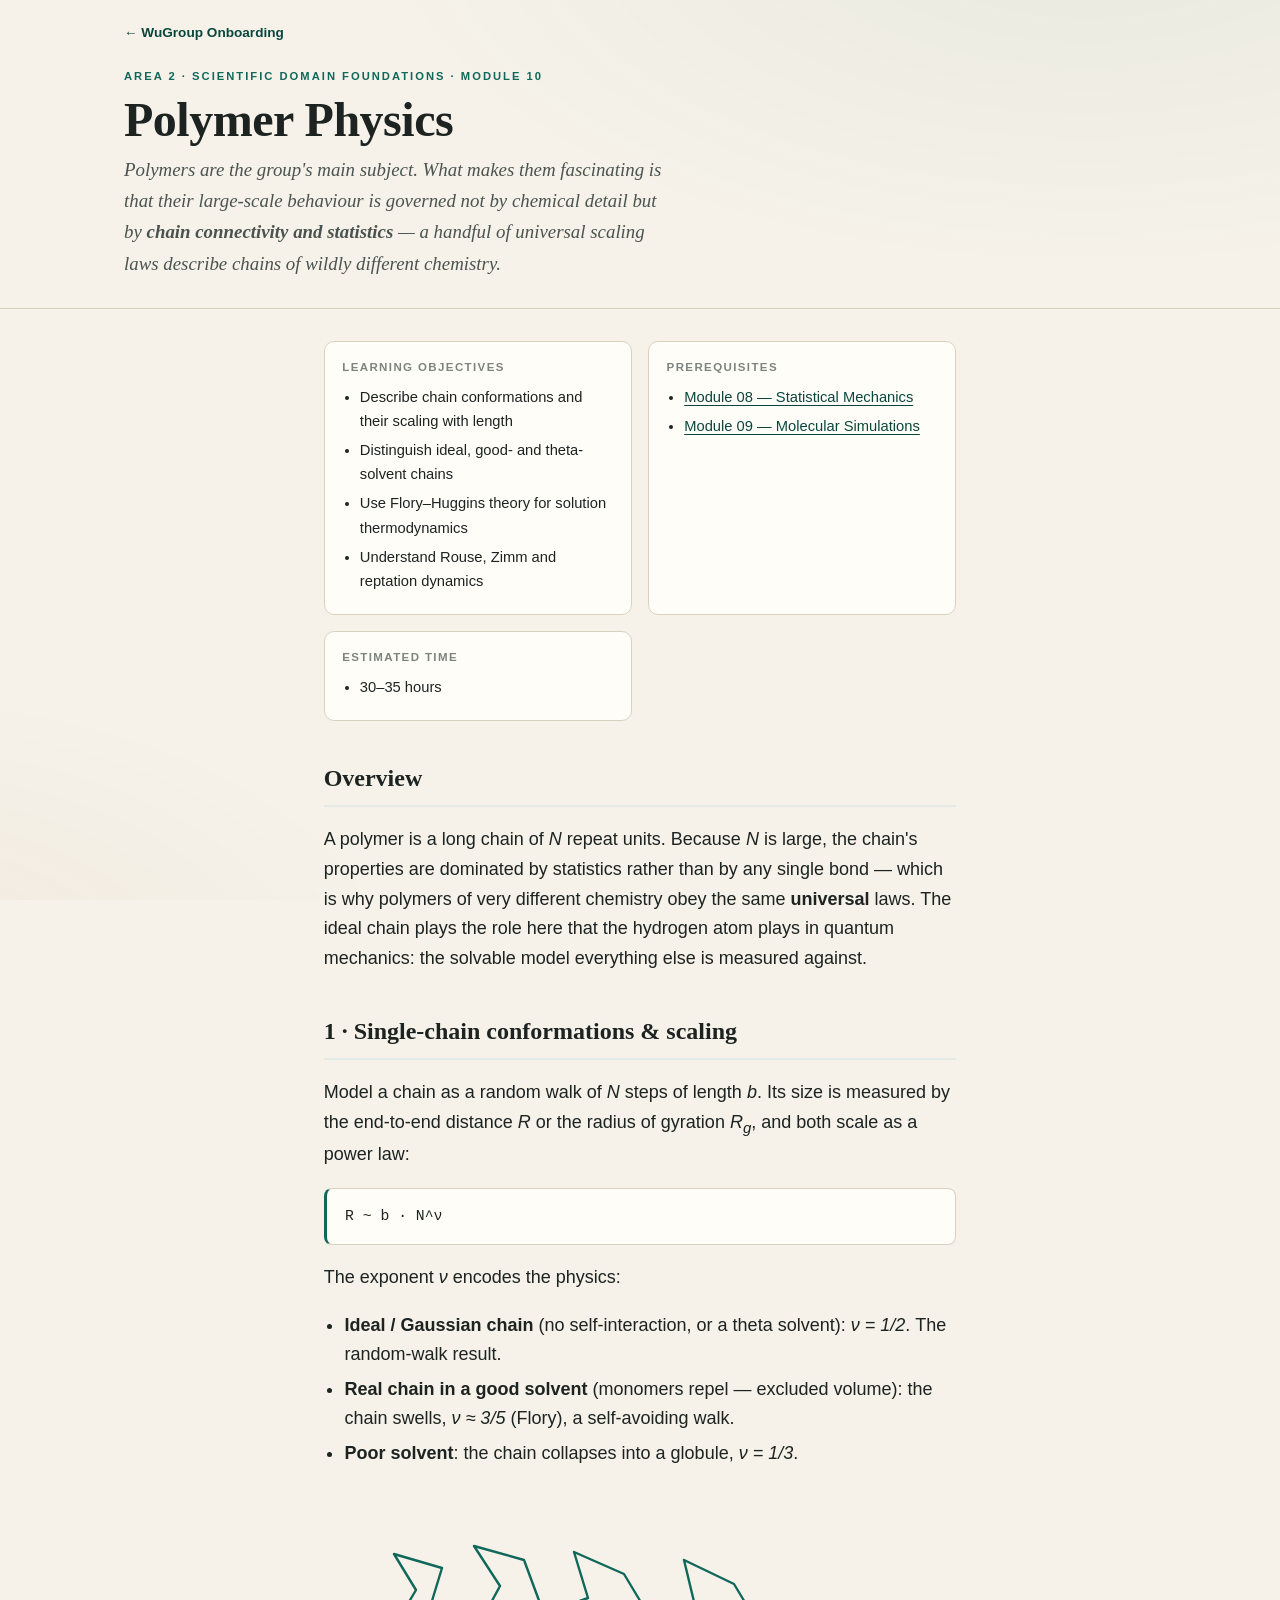
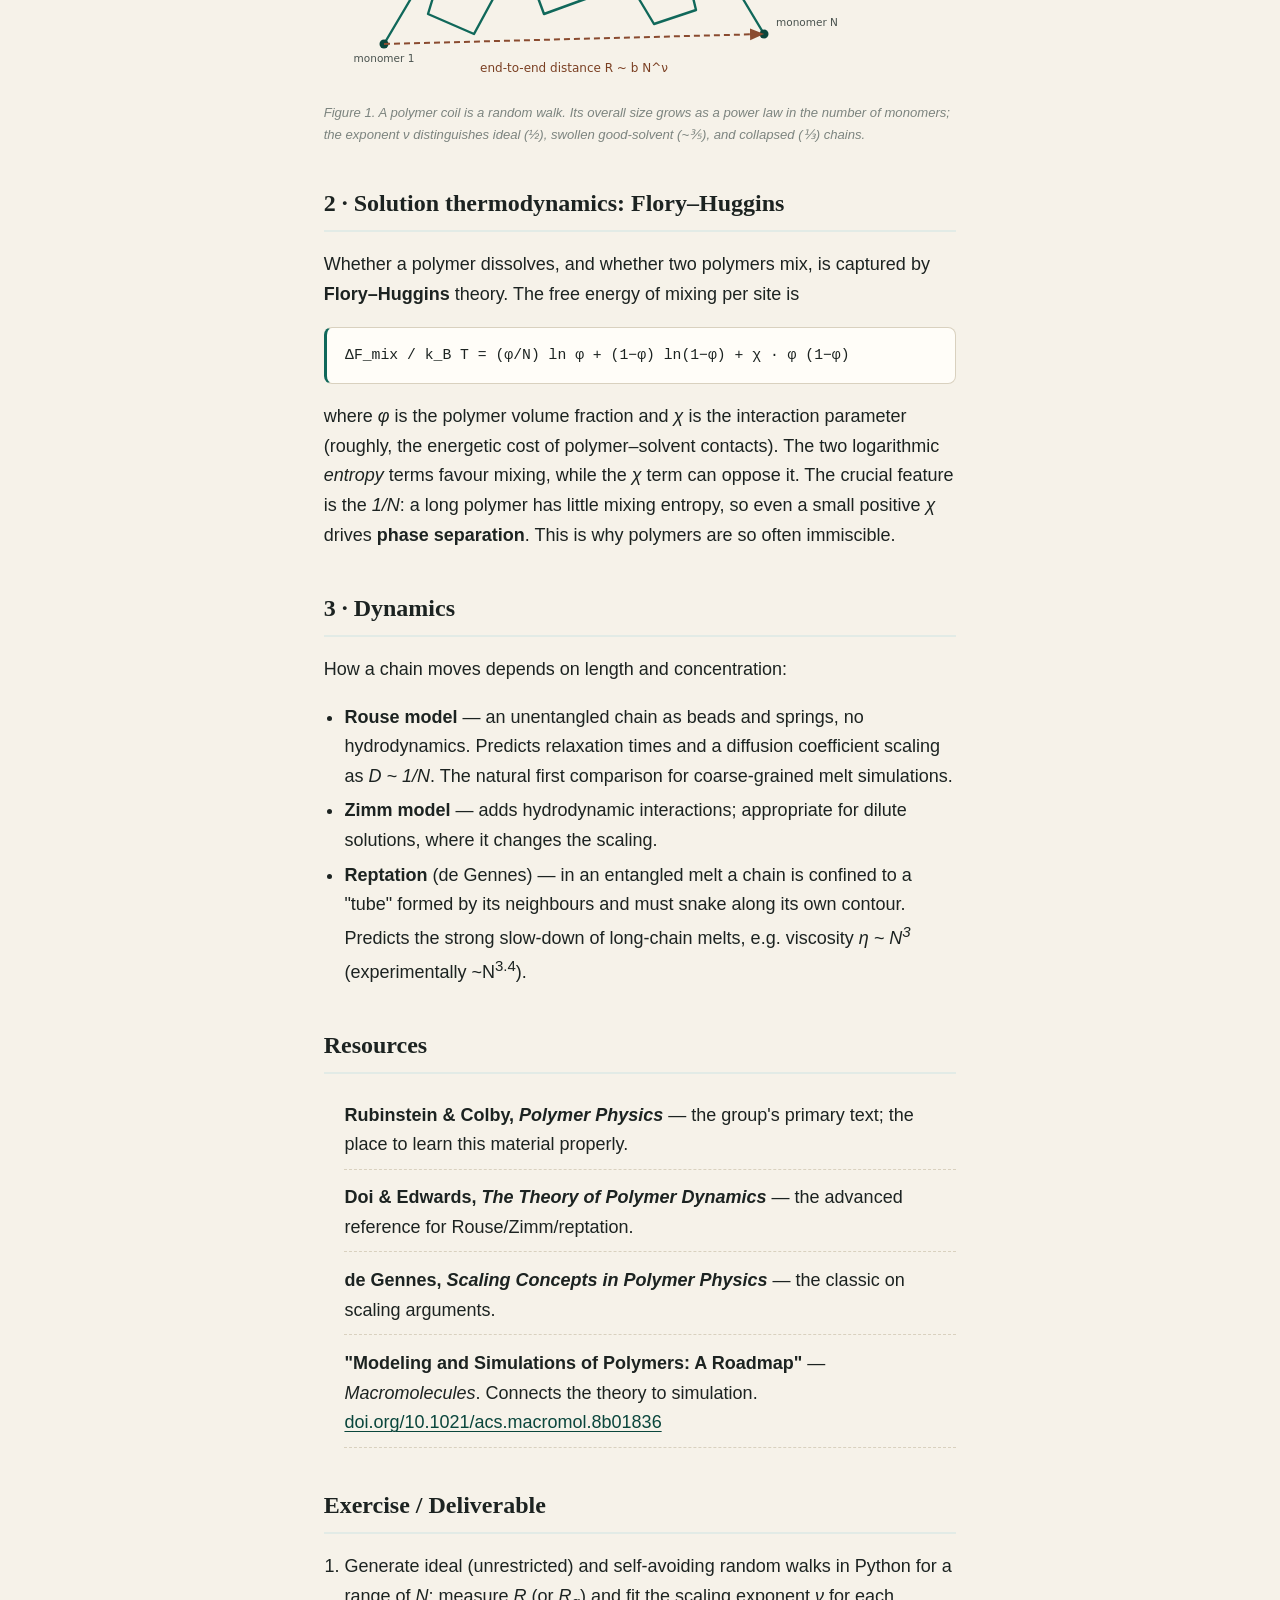
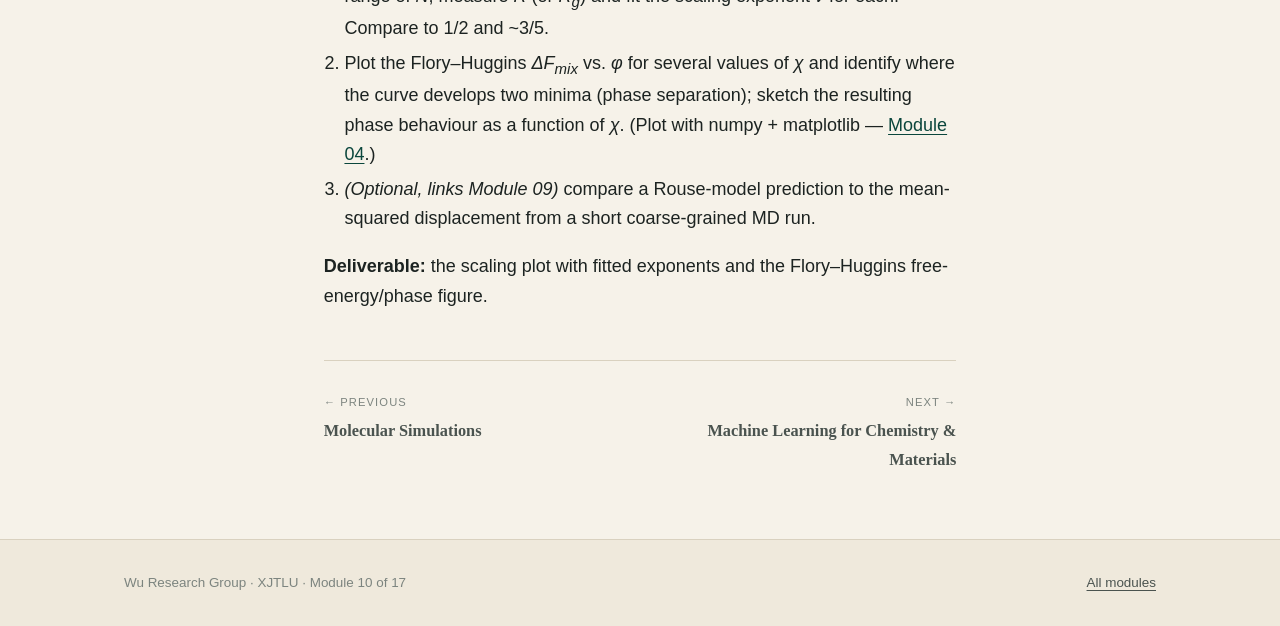
<file: modules/polymer-physics.html>
<!doctype html>
<html lang="en">
<head>
<meta charset="utf-8">
<meta name="viewport" content="width=device-width, initial-scale=1">
<title>Polymer Physics · WuGroup Onboarding</title>
<meta name="description" content="Chain conformations and scaling, Flory-Huggins solution thermodynamics, and polymer dynamics (Rouse, Zimm, reptation).">
<link rel="stylesheet" href="../assets/style.css">
</head>
<body>
<div class="wrap">

  <div class="container">
    <nav class="breadcrumb"><a href="../index.html">← WuGroup Onboarding</a></nav>
  </div>

  <header class="mod-masthead">
    <div class="container">
      <p class="kicker">Area 2 · Scientific Domain Foundations · Module 10</p>
      <h1>Polymer Physics</h1>
      <p class="summary">Polymers are the group's main subject. What makes them fascinating is that their large-scale behaviour is governed not by chemical detail but by <strong>chain connectivity and statistics</strong> — a handful of universal scaling laws describe chains of wildly different chemistry.</p>
    </div>
  </header>

  <main class="container prose">

    <div class="meta-grid">
      <div class="meta-card">
        <h4>Learning objectives</h4>
        <ul>
          <li>Describe chain conformations and their scaling with length</li>
          <li>Distinguish ideal, good- and theta-solvent chains</li>
          <li>Use Flory–Huggins theory for solution thermodynamics</li>
          <li>Understand Rouse, Zimm and reptation dynamics</li>
        </ul>
      </div>
      <div class="meta-card">
        <h4>Prerequisites</h4>
        <ul><li><a href="statistical-mechanics.html">Module 08 — Statistical Mechanics</a></li><li><a href="molecular-simulations.html">Module 09 — Molecular Simulations</a></li></ul>
      </div>
      <div class="meta-card">
        <h4>Estimated time</h4>
        <ul><li>30–35 hours</li></ul>
      </div>
    </div>

    <section class="section">
      <h2>Overview</h2>
      <p>A polymer is a long chain of <em>N</em> repeat units. Because <em>N</em> is large, the chain's properties are dominated by statistics rather than by any single bond — which is why polymers of very different chemistry obey the same <strong>universal</strong> laws. The ideal chain plays the role here that the hydrogen atom plays in quantum mechanics: the solvable model everything else is measured against.</p>
    </section>

    <section class="section">
      <h2>1 · Single-chain conformations &amp; scaling</h2>
      <p>Model a chain as a random walk of <em>N</em> steps of length <em>b</em>. Its size is measured by the end-to-end distance <em>R</em> or the radius of gyration <em>R<sub>g</sub></em>, and both scale as a power law:</p>
      <pre>R ~ b · N^ν</pre>
      <p>The exponent <em>ν</em> encodes the physics:</p>
      <ul>
        <li><strong>Ideal / Gaussian chain</strong> (no self-interaction, or a theta solvent): <em>ν = 1/2</em>. The random-walk result.</li>
        <li><strong>Real chain in a good solvent</strong> (monomers repel — excluded volume): the chain swells, <em>ν ≈ 3/5</em> (Flory), a self-avoiding walk.</li>
        <li><strong>Poor solvent</strong>: the chain collapses into a globule, <em>ν = 1/3</em>.</li>
      </ul>

      <figure>
        <svg viewBox="0 0 560 200" role="img" aria-labelledby="chttl chdesc" xmlns="http://www.w3.org/2000/svg" style="max-width:560px">
          <title id="chttl">A polymer chain as a random coil</title>
          <desc id="chdesc">A jagged connected path representing a random-walk polymer chain, with a straight vector from the first to the last monomer marking the end-to-end distance R.</desc>
          <defs>
            <marker id="ra" markerWidth="9" markerHeight="9" refX="7" refY="3" orient="auto"><path d="M0,0 L7,3 L0,6 Z" fill="#8a4b2f"/></marker>
          </defs>
          <g font-family="ui-sans-serif, system-ui, sans-serif" font-size="12">
            <polyline points="60,150 92,96 70,60 118,74 104,120 150,140 176,92 150,52 200,66 220,120 264,104 250,58 300,80 330,130 372,116 360,66 410,90 440,140"
                      fill="none" stroke="#10685a" stroke-width="2.4" stroke-linejoin="round" stroke-linecap="round"/>
            <g fill="#0a463c">
              <circle cx="60" cy="150" r="4.5"/><circle cx="440" cy="140" r="4.5"/>
            </g>
            <line x1="60" y1="150" x2="440" y2="140" stroke="#8a4b2f" stroke-width="2" stroke-dasharray="6 4" marker-end="url(#ra)"/>
            <text x="250" y="178" text-anchor="middle" fill="#7a3f22">end-to-end distance R ~ b N^ν</text>
            <text x="60" y="168" text-anchor="middle" fill="#4a534f" font-size="10.5">monomer 1</text>
            <text x="452" y="132" fill="#4a534f" font-size="10.5">monomer N</text>
          </g>
        </svg>
        <figcaption>Figure 1. A polymer coil is a random walk. Its overall size grows as a power law in the number of monomers; the exponent ν distinguishes ideal (½), swollen good-solvent (~⅗), and collapsed (⅓) chains.</figcaption>
      </figure>
    </section>

    <section class="section">
      <h2>2 · Solution thermodynamics: Flory–Huggins</h2>
      <p>Whether a polymer dissolves, and whether two polymers mix, is captured by <strong>Flory–Huggins</strong> theory. The free energy of mixing per site is</p>
      <pre>ΔF_mix / k_B T = (φ/N) ln φ + (1−φ) ln(1−φ) + χ · φ (1−φ)</pre>
      <p>where <em>φ</em> is the polymer volume fraction and <em>χ</em> is the interaction parameter (roughly, the energetic cost of polymer–solvent contacts). The two logarithmic <em>entropy</em> terms favour mixing, while the <em>χ</em> term can oppose it. The crucial feature is the <em>1/N</em>: a long polymer has little mixing entropy, so even a small positive <em>χ</em> drives <strong>phase separation</strong>. This is why polymers are so often immiscible.</p>
    </section>

    <section class="section">
      <h2>3 · Dynamics</h2>
      <p>How a chain moves depends on length and concentration:</p>
      <ul>
        <li><strong>Rouse model</strong> — an unentangled chain as beads and springs, no hydrodynamics. Predicts relaxation times and a diffusion coefficient scaling as <em>D ~ 1/N</em>. The natural first comparison for coarse-grained melt simulations.</li>
        <li><strong>Zimm model</strong> — adds hydrodynamic interactions; appropriate for dilute solutions, where it changes the scaling.</li>
        <li><strong>Reptation</strong> (de Gennes) — in an entangled melt a chain is confined to a "tube" formed by its neighbours and must snake along its own contour. Predicts the strong slow-down of long-chain melts, e.g. viscosity <em>η ~ N<sup>3</sup></em> (experimentally ~N<sup>3.4</sup>).</li>
      </ul>
    </section>

    <section class="section">
      <h2>Resources</h2>
      <ul class="resource-list">
        <li><strong>Rubinstein &amp; Colby, <em>Polymer Physics</em></strong> — the group's primary text; the place to learn this material properly.</li>
        <li><strong>Doi &amp; Edwards, <em>The Theory of Polymer Dynamics</em></strong> — the advanced reference for Rouse/Zimm/reptation.</li>
        <li><strong>de Gennes, <em>Scaling Concepts in Polymer Physics</em></strong> — the classic on scaling arguments.</li>
        <li><strong>"Modeling and Simulations of Polymers: A Roadmap"</strong> — <em>Macromolecules</em>. Connects the theory to simulation. <a href="https://pubs.acs.org/doi/10.1021/acs.macromol.8b01836">doi.org/10.1021/acs.macromol.8b01836</a></li>
      </ul>
    </section>

    <section class="section">
      <h2>Exercise / Deliverable</h2>
      <ol>
        <li>Generate ideal (unrestricted) and self-avoiding random walks in Python for a range of <em>N</em>; measure <em>R</em> (or <em>R<sub>g</sub></em>) and fit the scaling exponent <em>ν</em> for each. Compare to 1/2 and ~3/5.</li>
        <li>Plot the Flory–Huggins <em>ΔF<sub>mix</sub></em> vs. <em>φ</em> for several values of <em>χ</em> and identify where the curve develops two minima (phase separation); sketch the resulting phase behaviour as a function of <em>χ</em>. (Plot with numpy + matplotlib — <a href="python-scientific-computing.html">Module 04</a>.)</li>
        <li><em>(Optional, links Module 09)</em> compare a Rouse-model prediction to the mean-squared displacement from a short coarse-grained MD run.</li>
      </ol>
      <p><strong>Deliverable:</strong> the scaling plot with fitted exponents and the Flory–Huggins free-energy/phase figure.</p>
    </section>

    <nav class="pager">
      <a href="molecular-simulations.html"><span class="dir">← Previous</span><br><span class="t">Molecular Simulations</span></a>
      <a class="next" href="ml-chemistry-materials.html"><span class="dir">Next →</span><br><span class="t">Machine Learning for Chemistry &amp; Materials</span></a>
    </nav>

  </main>

  <footer class="site-foot">
    <div class="container">
      <p>Wu Research Group · XJTLU · Module 10 of 17</p>
      <p><a href="../index.html">All modules</a></p>
    </div>
  </footer>

</div>
</body>
</html>
</file>
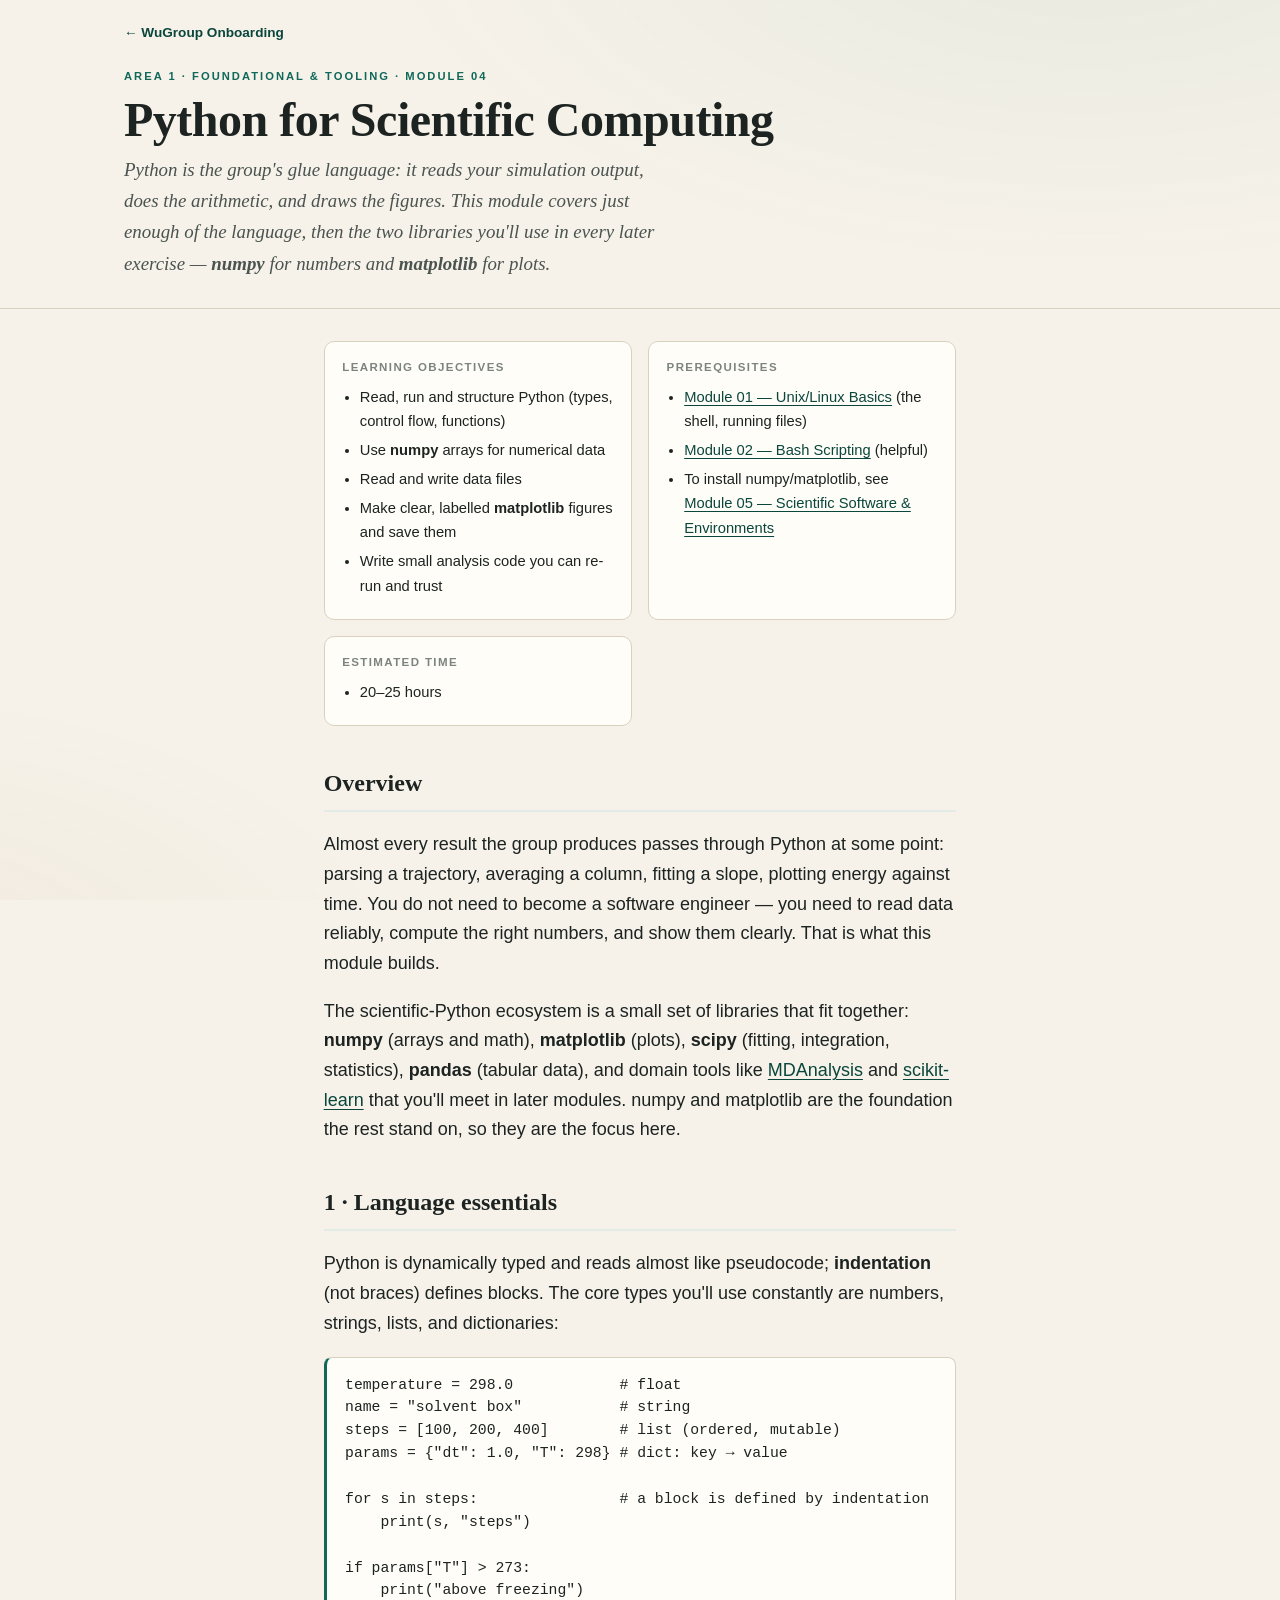
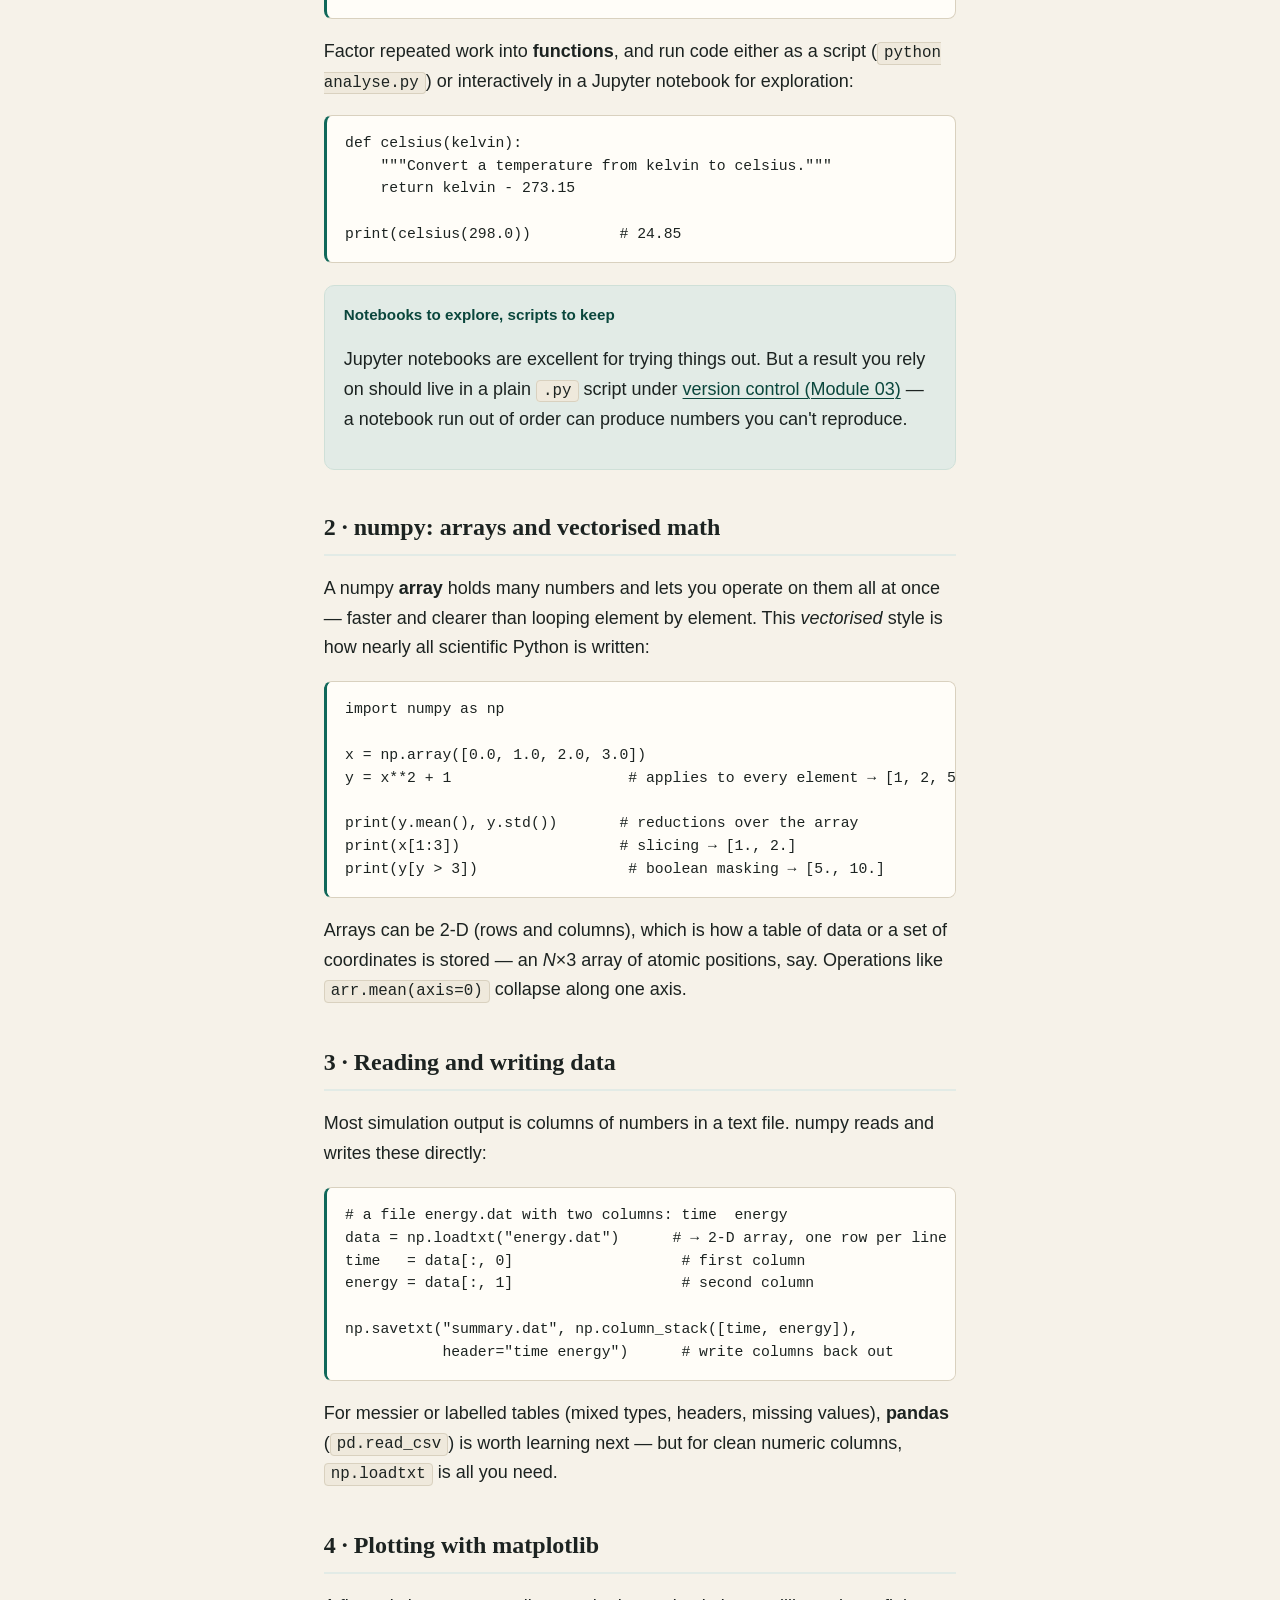
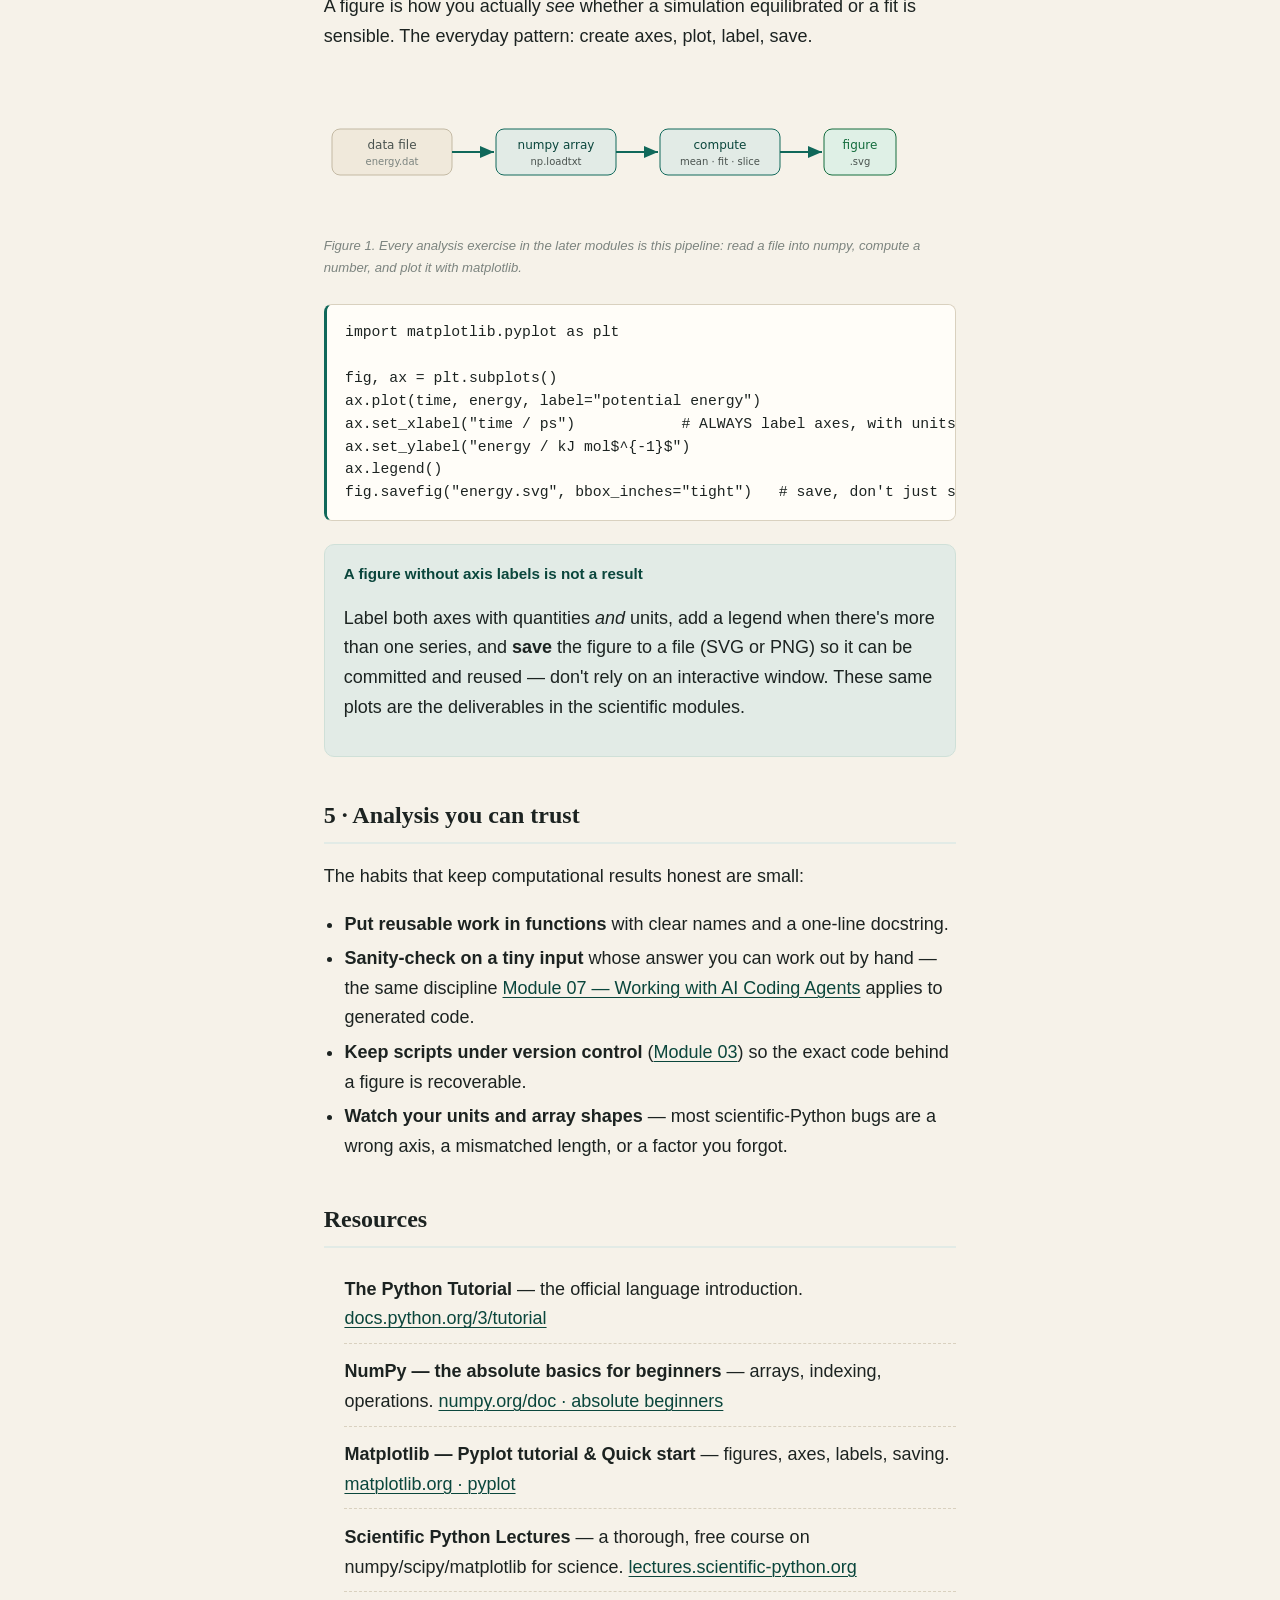
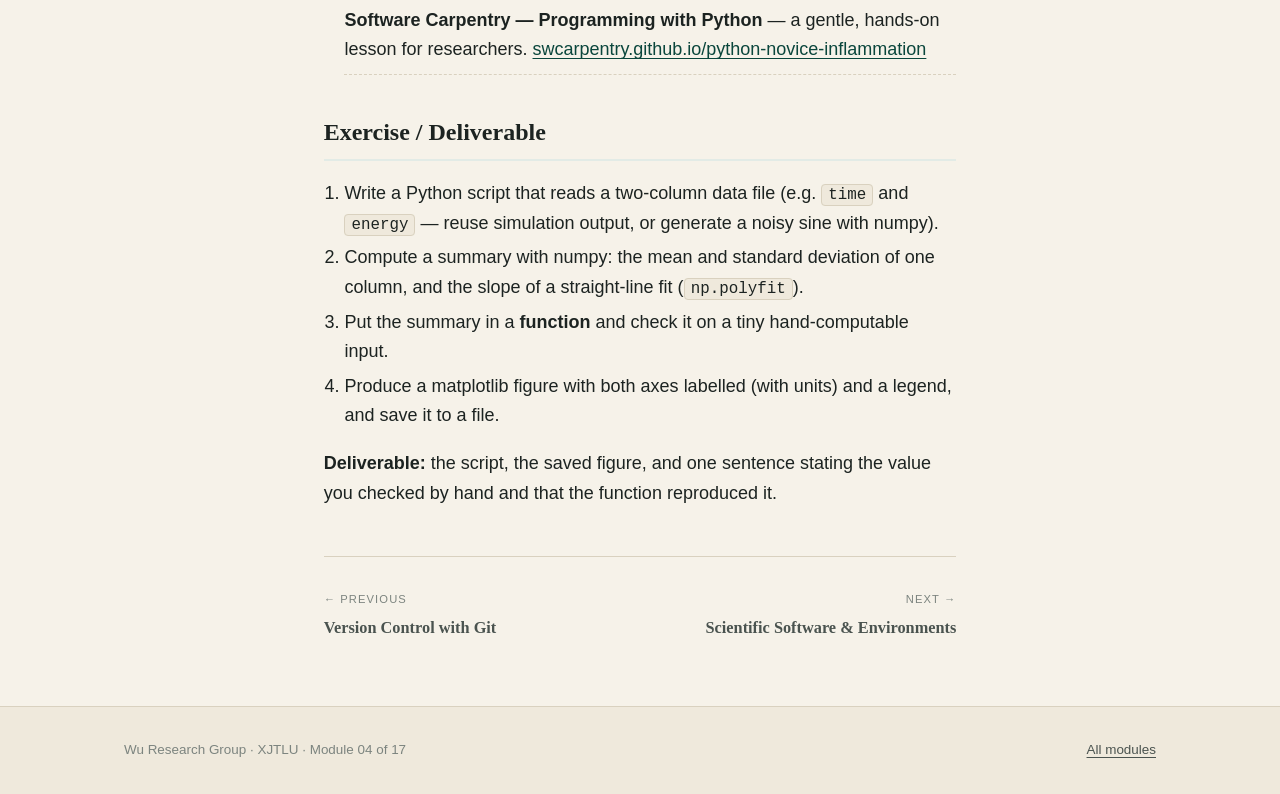
<file: modules/python-scientific-computing.html>
<!doctype html>
<html lang="en">
<head>
<meta charset="utf-8">
<meta name="viewport" content="width=device-width, initial-scale=1">
<title>Python for Scientific Computing · WuGroup Onboarding</title>
<meta name="description" content="Python as the group's analysis language: the essentials, numpy arrays, reading and writing data, and clear matplotlib plots for every later exercise.">
<link rel="stylesheet" href="../assets/style.css">
</head>
<body>
<div class="wrap">

  <div class="container">
    <nav class="breadcrumb"><a href="../index.html">← WuGroup Onboarding</a></nav>
  </div>

  <header class="mod-masthead">
    <div class="container">
      <p class="kicker">Area 1 · Foundational &amp; Tooling · Module 04</p>
      <h1>Python for Scientific Computing</h1>
      <p class="summary">Python is the group's glue language: it reads your simulation output, does the arithmetic, and draws the figures. This module covers just enough of the language, then the two libraries you'll use in every later exercise — <strong>numpy</strong> for numbers and <strong>matplotlib</strong> for plots.</p>
    </div>
  </header>

  <main class="container prose">

    <div class="meta-grid">
      <div class="meta-card">
        <h4>Learning objectives</h4>
        <ul>
          <li>Read, run and structure Python (types, control flow, functions)</li>
          <li>Use <strong>numpy</strong> arrays for numerical data</li>
          <li>Read and write data files</li>
          <li>Make clear, labelled <strong>matplotlib</strong> figures and save them</li>
          <li>Write small analysis code you can re-run and trust</li>
        </ul>
      </div>
      <div class="meta-card">
        <h4>Prerequisites</h4>
        <ul>
          <li><a href="unix-linux-basics.html">Module 01 — Unix/Linux Basics</a> (the shell, running files)</li>
          <li><a href="bash-scripting.html">Module 02 — Bash Scripting</a> (helpful)</li>
          <li>To install numpy/matplotlib, see <a href="scientific-software-environments.html">Module 05 — Scientific Software &amp; Environments</a></li>
        </ul>
      </div>
      <div class="meta-card">
        <h4>Estimated time</h4>
        <ul><li>20–25 hours</li></ul>
      </div>
    </div>

    <section class="section">
      <h2>Overview</h2>
      <p>Almost every result the group produces passes through Python at some point: parsing a trajectory, averaging a column, fitting a slope, plotting energy against time. You do not need to become a software engineer — you need to read data reliably, compute the right numbers, and show them clearly. That is what this module builds.</p>
      <p>The scientific-Python ecosystem is a small set of libraries that fit together: <strong>numpy</strong> (arrays and math), <strong>matplotlib</strong> (plots), <strong>scipy</strong> (fitting, integration, statistics), <strong>pandas</strong> (tabular data), and domain tools like <a href="https://www.mdanalysis.org/">MDAnalysis</a> and <a href="https://scikit-learn.org/">scikit-learn</a> that you'll meet in later modules. numpy and matplotlib are the foundation the rest stand on, so they are the focus here.</p>
    </section>

    <section class="section">
      <h2>1 · Language essentials</h2>
      <p>Python is dynamically typed and reads almost like pseudocode; <strong>indentation</strong> (not braces) defines blocks. The core types you'll use constantly are numbers, strings, lists, and dictionaries:</p>
      <pre>temperature = 298.0            # float
name = "solvent box"           # string
steps = [100, 200, 400]        # list (ordered, mutable)
params = {"dt": 1.0, "T": 298} # dict: key → value

for s in steps:                # a block is defined by indentation
    print(s, "steps")

if params["T"] &gt; 273:
    print("above freezing")</pre>
      <p>Factor repeated work into <strong>functions</strong>, and run code either as a script (<code>python analyse.py</code>) or interactively in a Jupyter notebook for exploration:</p>
      <pre>def celsius(kelvin):
    """Convert a temperature from kelvin to celsius."""
    return kelvin - 273.15

print(celsius(298.0))          # 24.85</pre>
      <div class="callout">
        <p class="callout-title">Notebooks to explore, scripts to keep</p>
        <p>Jupyter notebooks are excellent for trying things out. But a result you rely on should live in a plain <code>.py</code> script under <a href="git-version-control.html">version control (Module 03)</a> — a notebook run out of order can produce numbers you can't reproduce.</p>
      </div>
    </section>

    <section class="section">
      <h2>2 · numpy: arrays and vectorised math</h2>
      <p>A numpy <strong>array</strong> holds many numbers and lets you operate on them all at once — faster and clearer than looping element by element. This <em>vectorised</em> style is how nearly all scientific Python is written:</p>
      <pre>import numpy as np

x = np.array([0.0, 1.0, 2.0, 3.0])
y = x**2 + 1                    # applies to every element → [1, 2, 5, 10]

print(y.mean(), y.std())       # reductions over the array
print(x[1:3])                  # slicing → [1., 2.]
print(y[y &gt; 3])                 # boolean masking → [5., 10.]</pre>
      <p>Arrays can be 2-D (rows and columns), which is how a table of data or a set of coordinates is stored — an <em>N</em>×3 array of atomic positions, say. Operations like <code>arr.mean(axis=0)</code> collapse along one axis.</p>
    </section>

    <section class="section">
      <h2>3 · Reading and writing data</h2>
      <p>Most simulation output is columns of numbers in a text file. numpy reads and writes these directly:</p>
      <pre># a file energy.dat with two columns: time  energy
data = np.loadtxt("energy.dat")      # → 2-D array, one row per line
time   = data[:, 0]                   # first column
energy = data[:, 1]                   # second column

np.savetxt("summary.dat", np.column_stack([time, energy]),
           header="time energy")      # write columns back out</pre>
      <p>For messier or labelled tables (mixed types, headers, missing values), <strong>pandas</strong> (<code>pd.read_csv</code>) is worth learning next — but for clean numeric columns, <code>np.loadtxt</code> is all you need.</p>
    </section>

    <section class="section">
      <h2>4 · Plotting with matplotlib</h2>
      <p>A figure is how you actually <em>see</em> whether a simulation equilibrated or a fit is sensible. The everyday pattern: create axes, plot, label, save.</p>

      <figure>
        <svg viewBox="0 0 580 150" role="img" aria-labelledby="pyttl pydesc" xmlns="http://www.w3.org/2000/svg" style="max-width:580px">
          <title id="pyttl">The read, compute, plot pipeline</title>
          <desc id="pydesc">A data file is read into a numpy array, the array is reduced or fitted to numbers, and matplotlib turns the result into a saved figure.</desc>
          <defs>
            <marker id="py" markerWidth="9" markerHeight="9" refX="7" refY="3" orient="auto"><path d="M0,0 L7,3 L0,6 Z" fill="#10685a"/></marker>
          </defs>
          <g font-family="ui-sans-serif, system-ui, sans-serif" font-size="12">
            <rect x="8"   y="52" width="120" height="46" rx="8" fill="#f0e9db" stroke="#c3b9a3"/><text x="68"  y="72" text-anchor="middle" fill="#4a534f">data file</text><text x="68"  y="88" text-anchor="middle" fill="#7c847f" font-size="10">energy.dat</text>
            <rect x="172" y="52" width="120" height="46" rx="8" fill="#e2ebe6" stroke="#10685a"/><text x="232" y="72" text-anchor="middle" fill="#0a463c">numpy array</text><text x="232" y="88" text-anchor="middle" fill="#4a534f" font-size="10">np.loadtxt</text>
            <rect x="336" y="52" width="120" height="46" rx="8" fill="#e2ebe6" stroke="#10685a"/><text x="396" y="72" text-anchor="middle" fill="#0a463c">compute</text><text x="396" y="88" text-anchor="middle" fill="#4a534f" font-size="10">mean · fit · slice</text>
            <rect x="500" y="52" width="72" height="46" rx="8" fill="#dff0e6" stroke="#146c3d"/><text x="536" y="72" text-anchor="middle" fill="#146c3d">figure</text><text x="536" y="88" text-anchor="middle" fill="#4a534f" font-size="10">.svg</text>
            <line x1="128" y1="75" x2="170" y2="75" stroke="#10685a" stroke-width="2" marker-end="url(#py)"/>
            <line x1="292" y1="75" x2="334" y2="75" stroke="#10685a" stroke-width="2" marker-end="url(#py)"/>
            <line x1="456" y1="75" x2="498" y2="75" stroke="#10685a" stroke-width="2" marker-end="url(#py)"/>
          </g>
        </svg>
        <figcaption>Figure 1. Every analysis exercise in the later modules is this pipeline: read a file into numpy, compute a number, and plot it with matplotlib.</figcaption>
      </figure>

      <pre>import matplotlib.pyplot as plt

fig, ax = plt.subplots()
ax.plot(time, energy, label="potential energy")
ax.set_xlabel("time / ps")            # ALWAYS label axes, with units
ax.set_ylabel("energy / kJ mol$^{-1}$")
ax.legend()
fig.savefig("energy.svg", bbox_inches="tight")   # save, don't just show()</pre>
      <div class="callout">
        <p class="callout-title">A figure without axis labels is not a result</p>
        <p>Label both axes with quantities <em>and</em> units, add a legend when there's more than one series, and <strong>save</strong> the figure to a file (SVG or PNG) so it can be committed and reused — don't rely on an interactive window. These same plots are the deliverables in the scientific modules.</p>
      </div>
    </section>

    <section class="section">
      <h2>5 · Analysis you can trust</h2>
      <p>The habits that keep computational results honest are small:</p>
      <ul>
        <li><strong>Put reusable work in functions</strong> with clear names and a one-line docstring.</li>
        <li><strong>Sanity-check on a tiny input</strong> whose answer you can work out by hand — the same discipline <a href="ai-coding-agents.html">Module 07 — Working with AI Coding Agents</a> applies to generated code.</li>
        <li><strong>Keep scripts under version control</strong> (<a href="git-version-control.html">Module 03</a>) so the exact code behind a figure is recoverable.</li>
        <li><strong>Watch your units and array shapes</strong> — most scientific-Python bugs are a wrong axis, a mismatched length, or a factor you forgot.</li>
      </ul>
    </section>

    <section class="section">
      <h2>Resources</h2>
      <ul class="resource-list">
        <li><strong>The Python Tutorial</strong> — the official language introduction. <a href="https://docs.python.org/3/tutorial/">docs.python.org/3/tutorial</a></li>
        <li><strong>NumPy — the absolute basics for beginners</strong> — arrays, indexing, operations. <a href="https://numpy.org/doc/stable/user/absolute_beginners.html">numpy.org/doc · absolute beginners</a></li>
        <li><strong>Matplotlib — Pyplot tutorial &amp; Quick start</strong> — figures, axes, labels, saving. <a href="https://matplotlib.org/stable/tutorials/pyplot.html">matplotlib.org · pyplot</a></li>
        <li><strong>Scientific Python Lectures</strong> — a thorough, free course on numpy/scipy/matplotlib for science. <a href="https://lectures.scientific-python.org/">lectures.scientific-python.org</a></li>
        <li><strong>Software Carpentry — Programming with Python</strong> — a gentle, hands-on lesson for researchers. <a href="https://swcarpentry.github.io/python-novice-inflammation/">swcarpentry.github.io/python-novice-inflammation</a></li>
      </ul>
    </section>

    <section class="section">
      <h2>Exercise / Deliverable</h2>
      <ol>
        <li>Write a Python script that reads a two-column data file (e.g. <code>time</code> and <code>energy</code> — reuse simulation output, or generate a noisy sine with numpy).</li>
        <li>Compute a summary with numpy: the mean and standard deviation of one column, and the slope of a straight-line fit (<code>np.polyfit</code>).</li>
        <li>Put the summary in a <strong>function</strong> and check it on a tiny hand-computable input.</li>
        <li>Produce a matplotlib figure with both axes labelled (with units) and a legend, and save it to a file.</li>
      </ol>
      <p><strong>Deliverable:</strong> the script, the saved figure, and one sentence stating the value you checked by hand and that the function reproduced it.</p>
    </section>

    <nav class="pager">
      <a href="git-version-control.html"><span class="dir">← Previous</span><br><span class="t">Version Control with Git</span></a>
      <a class="next" href="scientific-software-environments.html"><span class="dir">Next →</span><br><span class="t">Scientific Software &amp; Environments</span></a>
    </nav>

  </main>

  <footer class="site-foot">
    <div class="container">
      <p>Wu Research Group · XJTLU · Module 04 of 17</p>
      <p><a href="../index.html">All modules</a></p>
    </div>
  </footer>

</div>
</body>
</html>
</file>
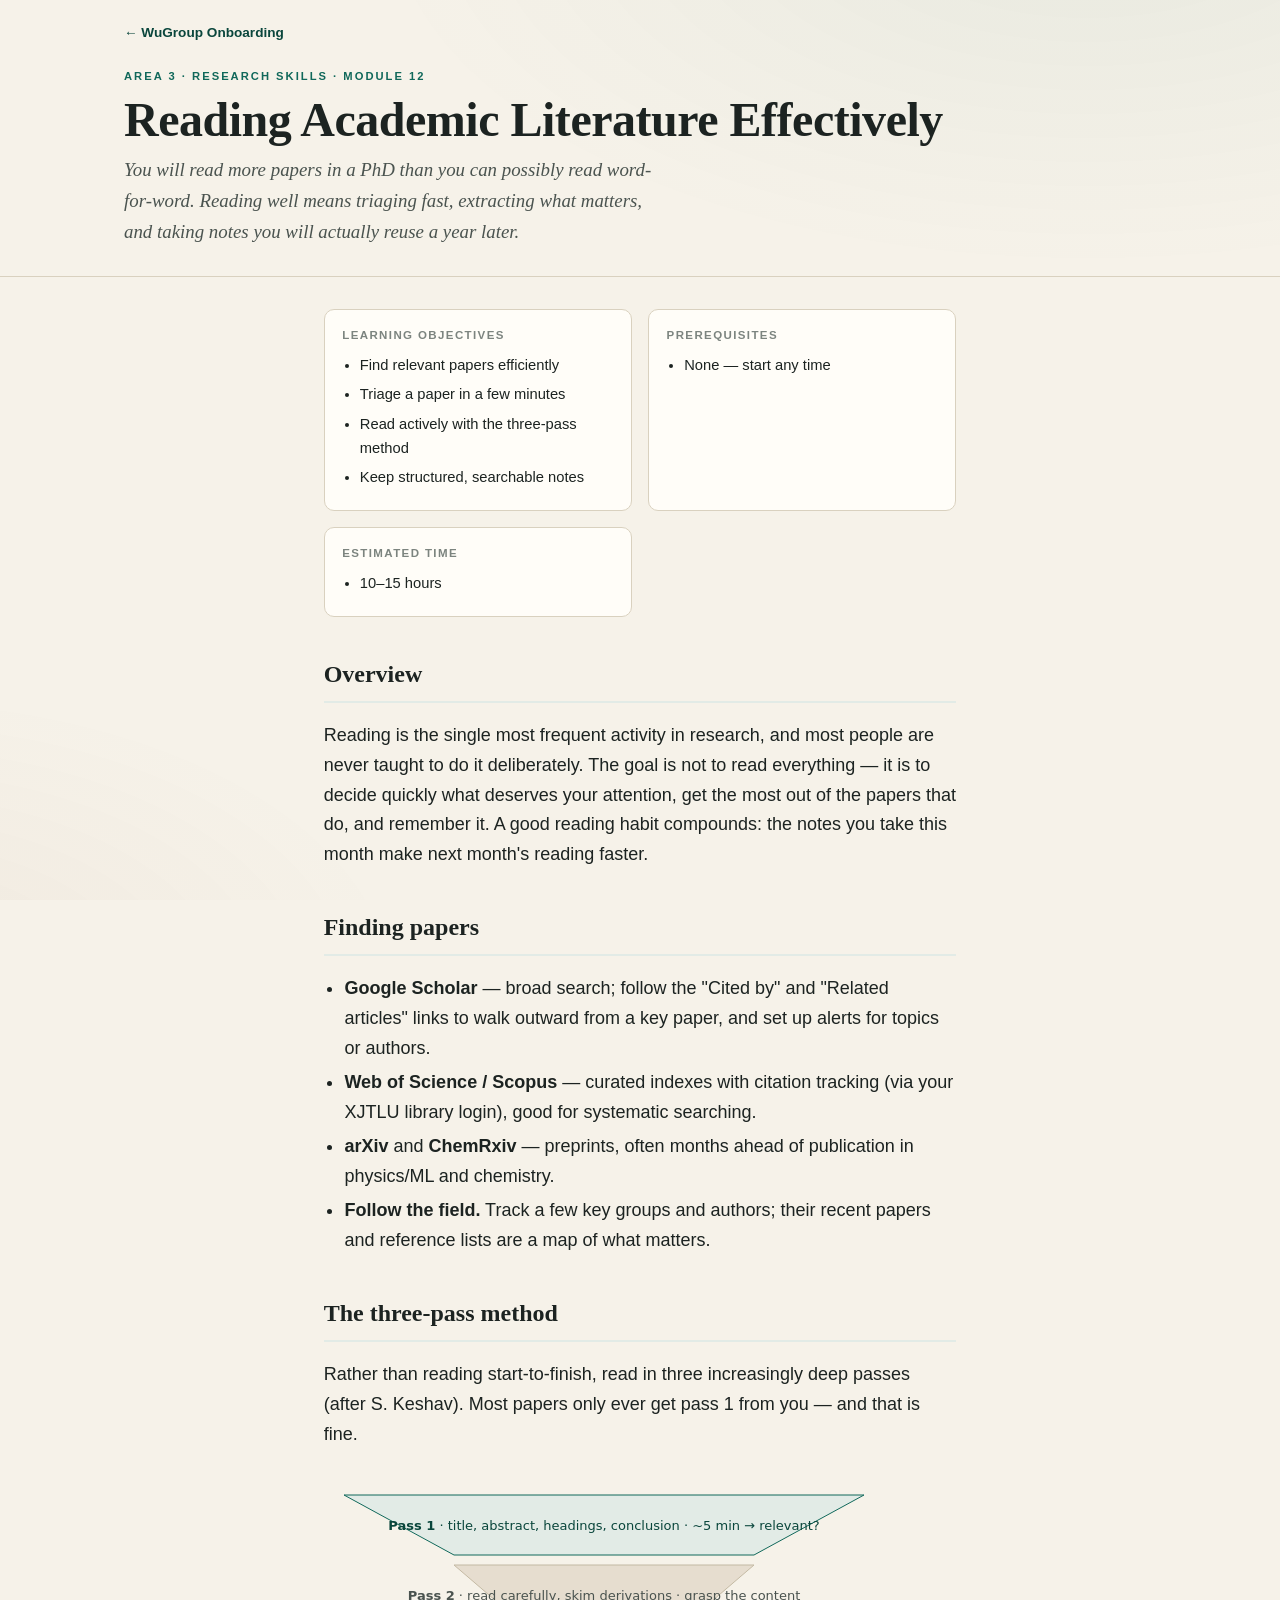
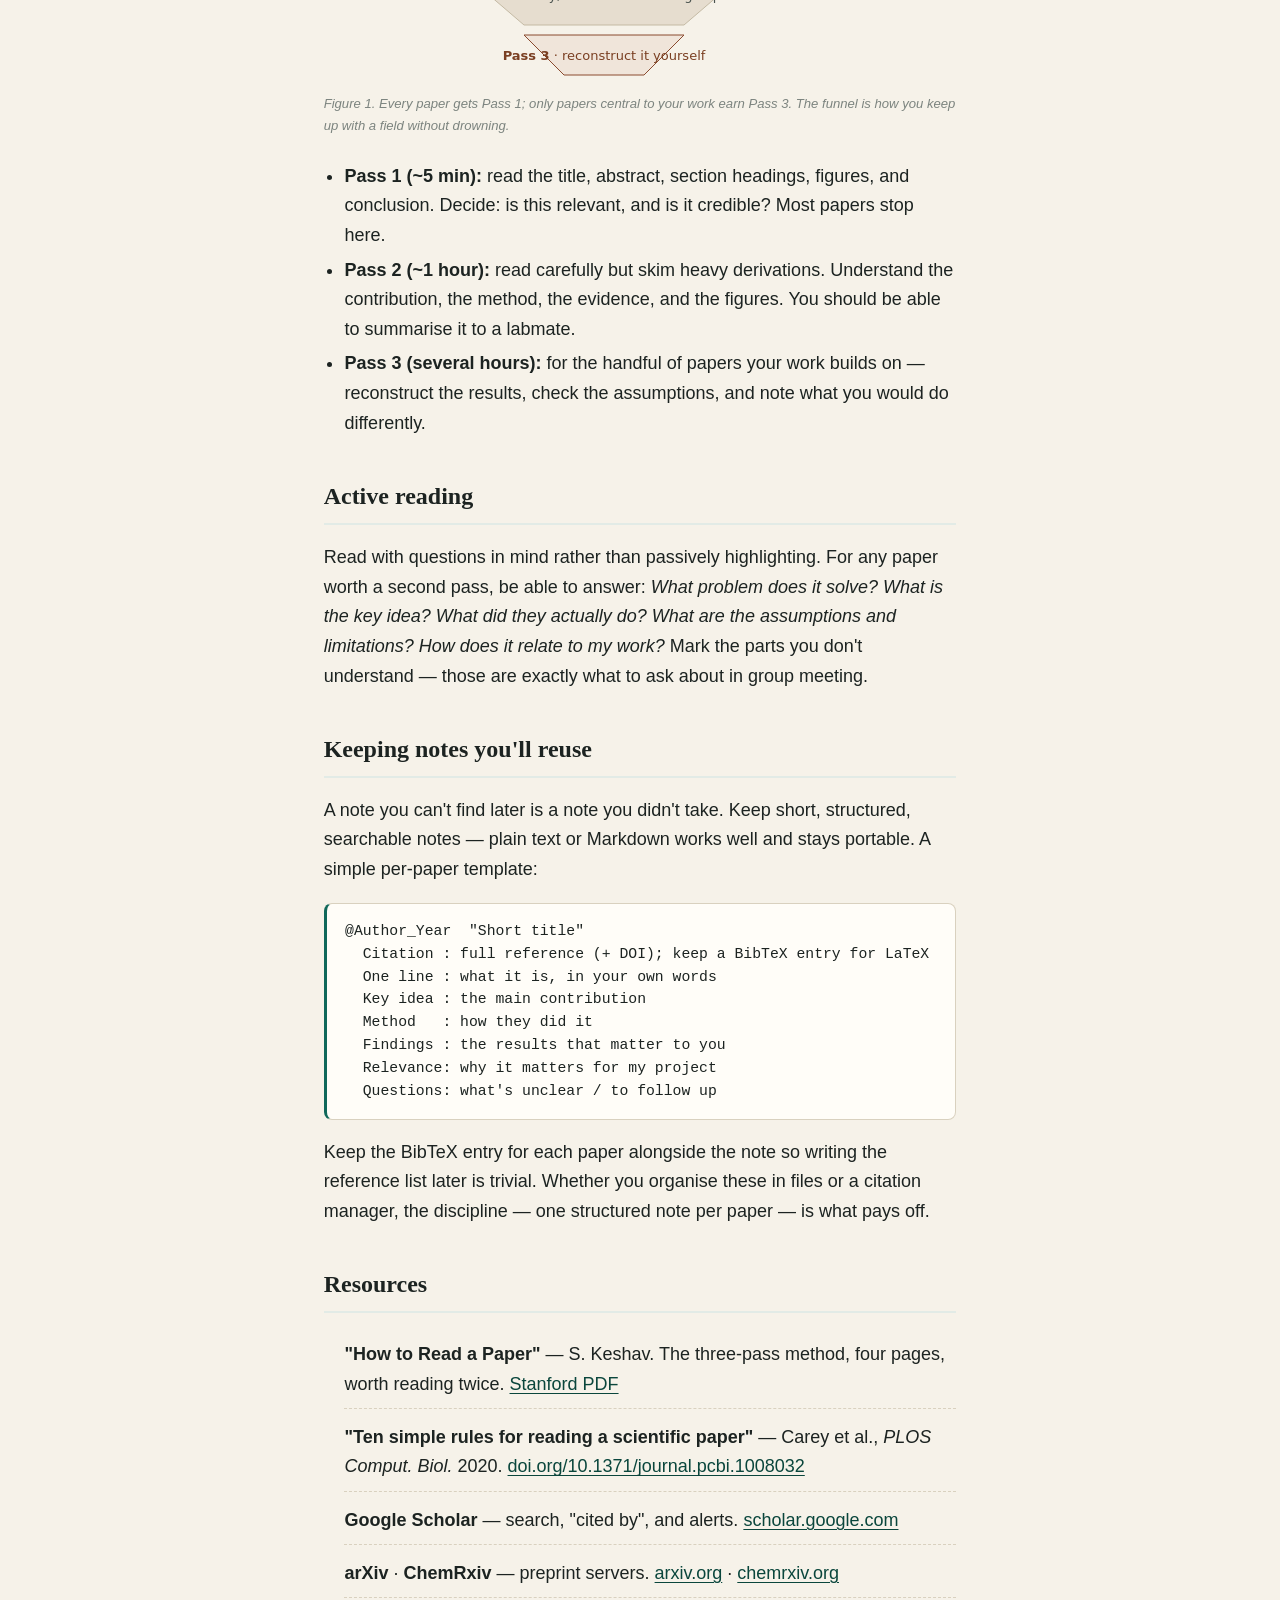
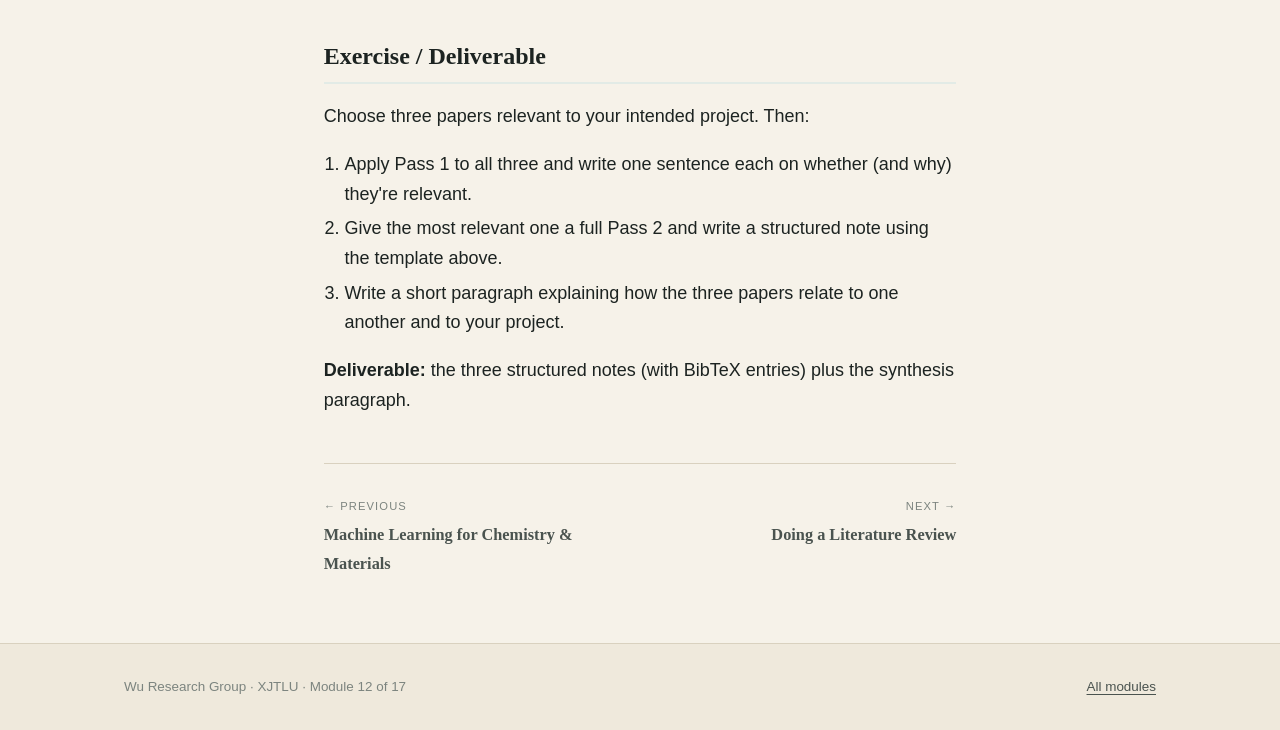
<file: modules/reading-literature.html>
<!doctype html>
<html lang="en">
<head>
<meta charset="utf-8">
<meta name="viewport" content="width=device-width, initial-scale=1">
<title>Reading Academic Literature · WuGroup Onboarding</title>
<meta name="description" content="Finding papers, reading actively with the three-pass method, and keeping structured, reusable notes.">
<link rel="stylesheet" href="../assets/style.css">
</head>
<body>
<div class="wrap">

  <div class="container">
    <nav class="breadcrumb"><a href="../index.html">← WuGroup Onboarding</a></nav>
  </div>

  <header class="mod-masthead">
    <div class="container">
      <p class="kicker">Area 3 · Research Skills · Module 12</p>
      <h1>Reading Academic Literature Effectively</h1>
      <p class="summary">You will read more papers in a PhD than you can possibly read word-for-word. Reading well means triaging fast, extracting what matters, and taking notes you will actually reuse a year later.</p>
    </div>
  </header>

  <main class="container prose">

    <div class="meta-grid">
      <div class="meta-card">
        <h4>Learning objectives</h4>
        <ul>
          <li>Find relevant papers efficiently</li>
          <li>Triage a paper in a few minutes</li>
          <li>Read actively with the three-pass method</li>
          <li>Keep structured, searchable notes</li>
        </ul>
      </div>
      <div class="meta-card">
        <h4>Prerequisites</h4>
        <ul><li>None — start any time</li></ul>
      </div>
      <div class="meta-card">
        <h4>Estimated time</h4>
        <ul><li>10–15 hours</li></ul>
      </div>
    </div>

    <section class="section">
      <h2>Overview</h2>
      <p>Reading is the single most frequent activity in research, and most people are never taught to do it deliberately. The goal is not to read everything — it is to decide quickly what deserves your attention, get the most out of the papers that do, and remember it. A good reading habit compounds: the notes you take this month make next month's reading faster.</p>
    </section>

    <section class="section">
      <h2>Finding papers</h2>
      <ul>
        <li><strong>Google Scholar</strong> — broad search; follow the "Cited by" and "Related articles" links to walk outward from a key paper, and set up alerts for topics or authors.</li>
        <li><strong>Web of Science / Scopus</strong> — curated indexes with citation tracking (via your XJTLU library login), good for systematic searching.</li>
        <li><strong>arXiv</strong> and <strong>ChemRxiv</strong> — preprints, often months ahead of publication in physics/ML and chemistry.</li>
        <li><strong>Follow the field.</strong> Track a few key groups and authors; their recent papers and reference lists are a map of what matters.</li>
      </ul>
    </section>

    <section class="section">
      <h2>The three-pass method</h2>
      <p>Rather than reading start-to-finish, read in three increasingly deep passes (after S. Keshav). Most papers only ever get pass 1 from you — and that is fine.</p>

      <figure>
        <svg viewBox="0 0 560 210" role="img" aria-labelledby="tpttl tpdesc" xmlns="http://www.w3.org/2000/svg" style="max-width:560px">
          <title id="tpttl">The three-pass reading funnel</title>
          <desc id="tpdesc">A funnel: many papers enter pass one, a triage of about five minutes; fewer proceed to pass two, a careful read; a few reach pass three, a deep reconstruction.</desc>
          <g font-family="ui-sans-serif, system-ui, sans-serif" font-size="13">
            <polygon points="20,20 540,20 430,80 130,80" fill="#e2ebe6" stroke="#10685a"/>
            <polygon points="130,90 430,90 360,150 200,150" fill="#e6ddcf" stroke="#c3b9a3"/>
            <polygon points="200,160 360,160 320,200 240,200" fill="#f0e5da" stroke="#8a4b2f"/>
            <text x="280" y="55" text-anchor="middle" fill="#0a463c"><tspan font-weight="700">Pass 1</tspan>  ·  title, abstract, headings, conclusion  ·  ~5 min → relevant?</text>
            <text x="280" y="125" text-anchor="middle" fill="#4a534f"><tspan font-weight="700">Pass 2</tspan>  ·  read carefully, skim derivations  ·  grasp the content</text>
            <text x="280" y="185" text-anchor="middle" fill="#7a3f22"><tspan font-weight="700">Pass 3</tspan>  ·  reconstruct it yourself</text>
          </g>
        </svg>
        <figcaption>Figure 1. Every paper gets Pass 1; only papers central to your work earn Pass 3. The funnel is how you keep up with a field without drowning.</figcaption>
      </figure>

      <ul>
        <li><strong>Pass 1 (~5 min):</strong> read the title, abstract, section headings, figures, and conclusion. Decide: is this relevant, and is it credible? Most papers stop here.</li>
        <li><strong>Pass 2 (~1 hour):</strong> read carefully but skim heavy derivations. Understand the contribution, the method, the evidence, and the figures. You should be able to summarise it to a labmate.</li>
        <li><strong>Pass 3 (several hours):</strong> for the handful of papers your work builds on — reconstruct the results, check the assumptions, and note what you would do differently.</li>
      </ul>
    </section>

    <section class="section">
      <h2>Active reading</h2>
      <p>Read with questions in mind rather than passively highlighting. For any paper worth a second pass, be able to answer: <em>What problem does it solve? What is the key idea? What did they actually do? What are the assumptions and limitations? How does it relate to my work?</em> Mark the parts you don't understand — those are exactly what to ask about in group meeting.</p>
    </section>

    <section class="section">
      <h2>Keeping notes you'll reuse</h2>
      <p>A note you can't find later is a note you didn't take. Keep short, structured, searchable notes — plain text or Markdown works well and stays portable. A simple per-paper template:</p>
      <pre>@Author_Year  "Short title"
  Citation : full reference (+ DOI); keep a BibTeX entry for LaTeX
  One line : what it is, in your own words
  Key idea : the main contribution
  Method   : how they did it
  Findings : the results that matter to you
  Relevance: why it matters for my project
  Questions: what's unclear / to follow up</pre>
      <p>Keep the BibTeX entry for each paper alongside the note so writing the reference list later is trivial. Whether you organise these in files or a citation manager, the discipline — one structured note per paper — is what pays off.</p>
    </section>

    <section class="section">
      <h2>Resources</h2>
      <ul class="resource-list">
        <li><strong>"How to Read a Paper"</strong> — S. Keshav. The three-pass method, four pages, worth reading twice. <a href="https://web.stanford.edu/class/ee384m/Handouts/HowtoReadPaper.pdf">Stanford PDF</a></li>
        <li><strong>"Ten simple rules for reading a scientific paper"</strong> — Carey et al., <em>PLOS Comput. Biol.</em> 2020. <a href="https://doi.org/10.1371/journal.pcbi.1008032">doi.org/10.1371/journal.pcbi.1008032</a></li>
        <li><strong>Google Scholar</strong> — search, "cited by", and alerts. <a href="https://scholar.google.com/">scholar.google.com</a></li>
        <li><strong>arXiv</strong> · <strong>ChemRxiv</strong> — preprint servers. <a href="https://arxiv.org/">arxiv.org</a> · <a href="https://chemrxiv.org/">chemrxiv.org</a></li>
      </ul>
    </section>

    <section class="section">
      <h2>Exercise / Deliverable</h2>
      <p>Choose three papers relevant to your intended project. Then:</p>
      <ol>
        <li>Apply Pass 1 to all three and write one sentence each on whether (and why) they're relevant.</li>
        <li>Give the most relevant one a full Pass 2 and write a structured note using the template above.</li>
        <li>Write a short paragraph explaining how the three papers relate to one another and to your project.</li>
      </ol>
      <p><strong>Deliverable:</strong> the three structured notes (with BibTeX entries) plus the synthesis paragraph.</p>
    </section>

    <nav class="pager">
      <a href="ml-chemistry-materials.html"><span class="dir">← Previous</span><br><span class="t">Machine Learning for Chemistry &amp; Materials</span></a>
      <a class="next" href="literature-review.html"><span class="dir">Next →</span><br><span class="t">Doing a Literature Review</span></a>
    </nav>

  </main>

  <footer class="site-foot">
    <div class="container">
      <p>Wu Research Group · XJTLU · Module 12 of 17</p>
      <p><a href="../index.html">All modules</a></p>
    </div>
  </footer>

</div>
</body>
</html>
</file>
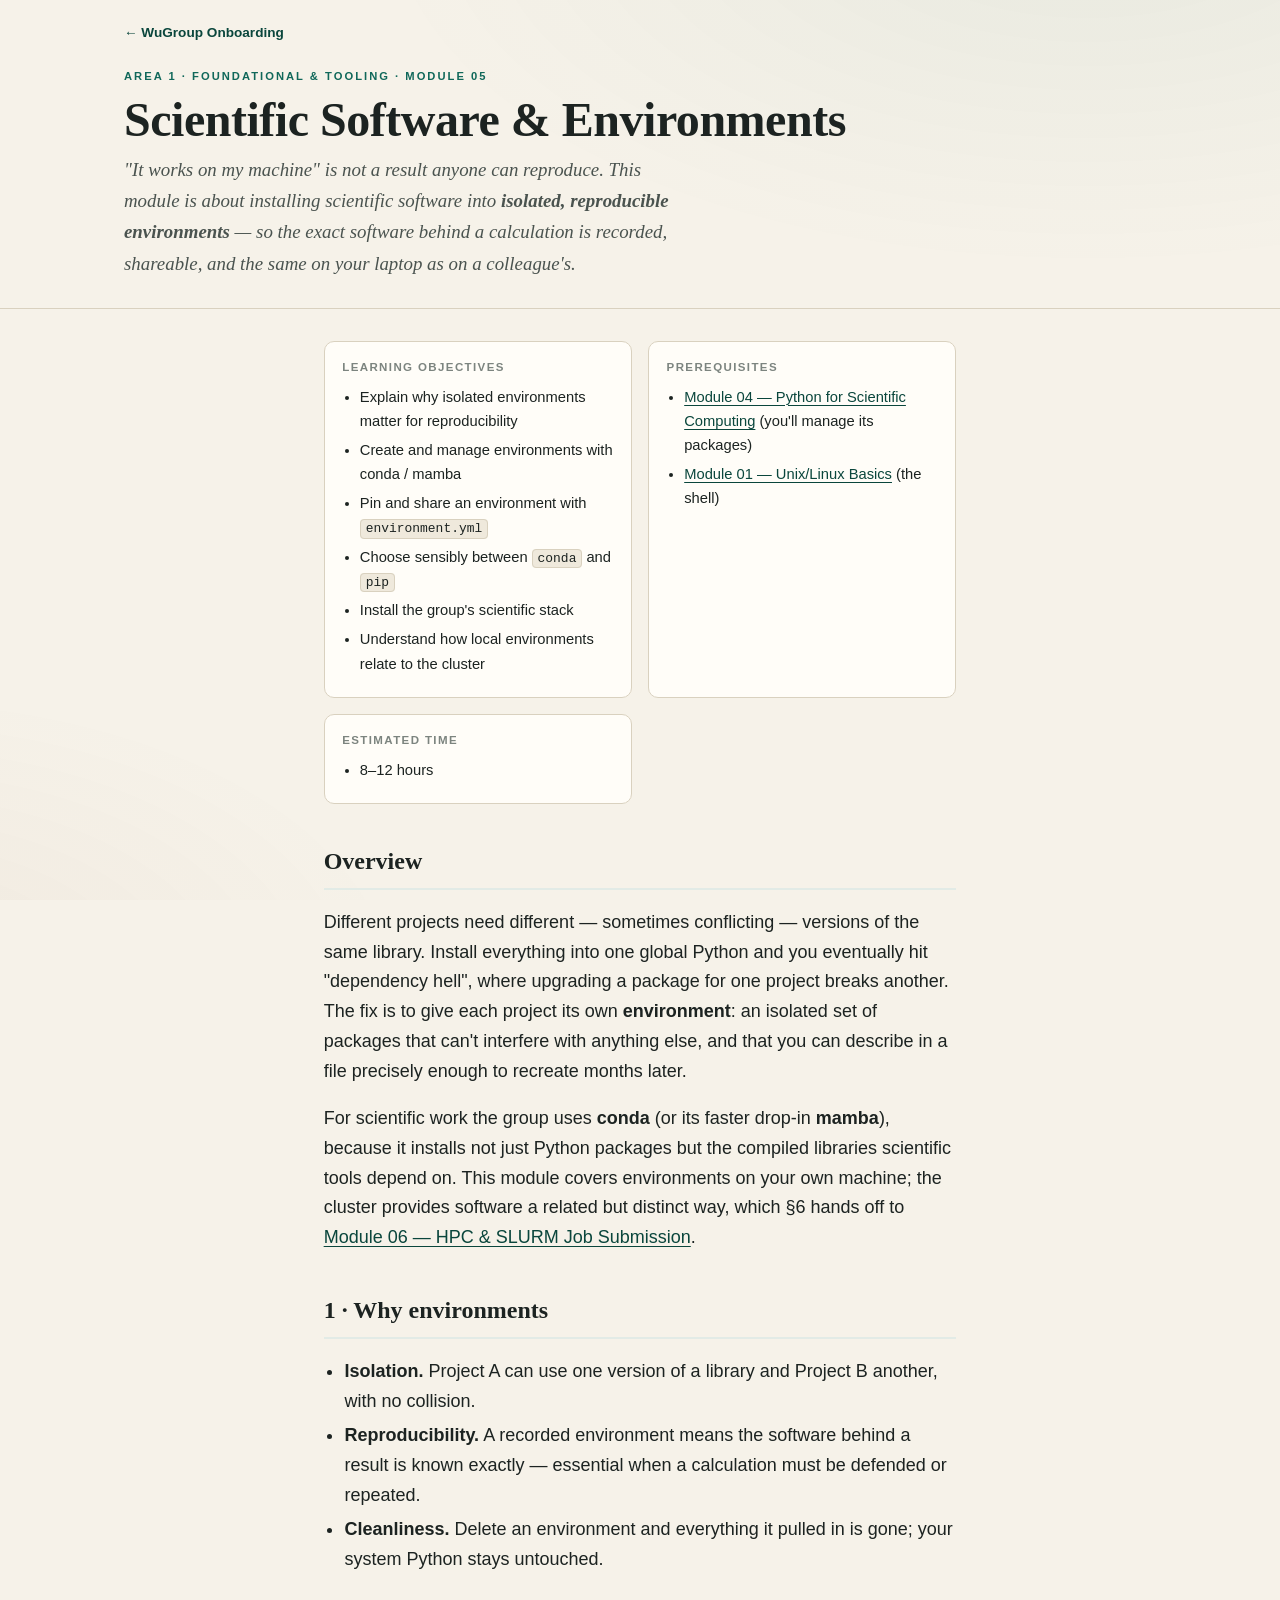
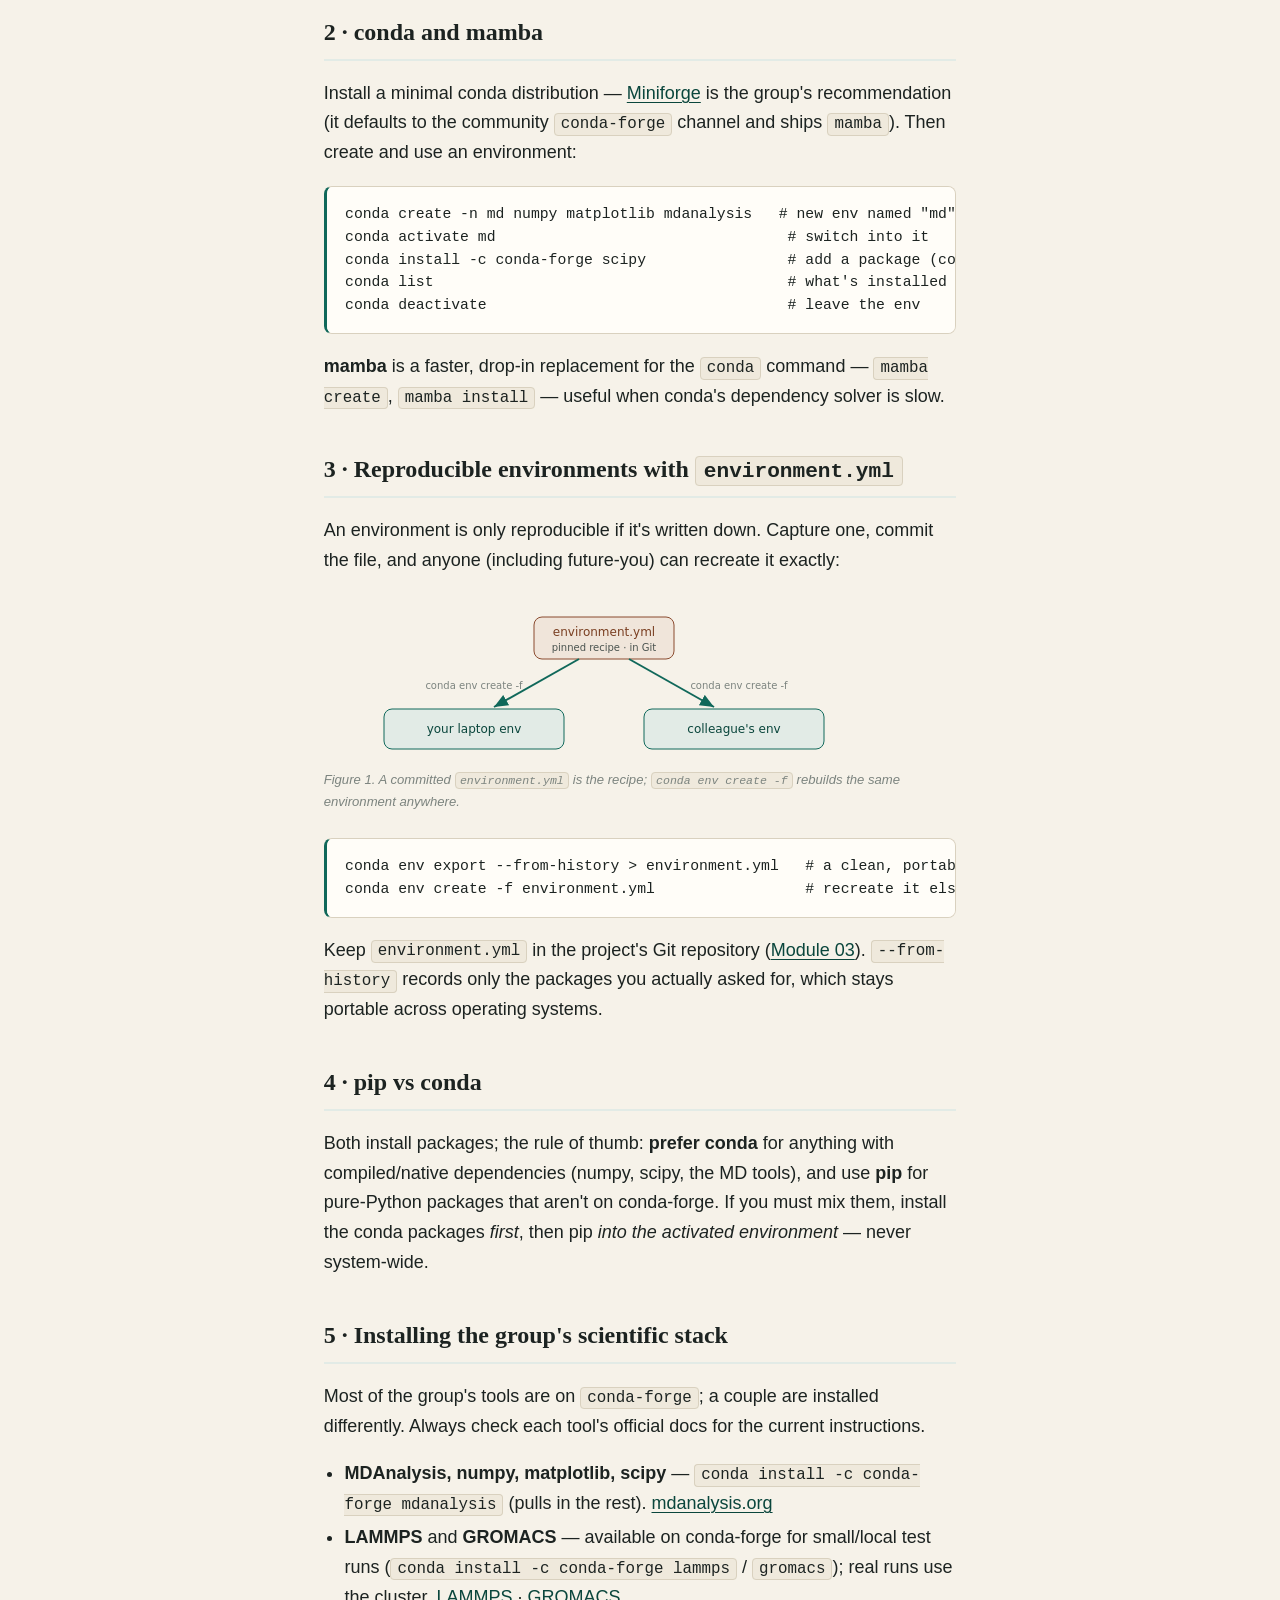
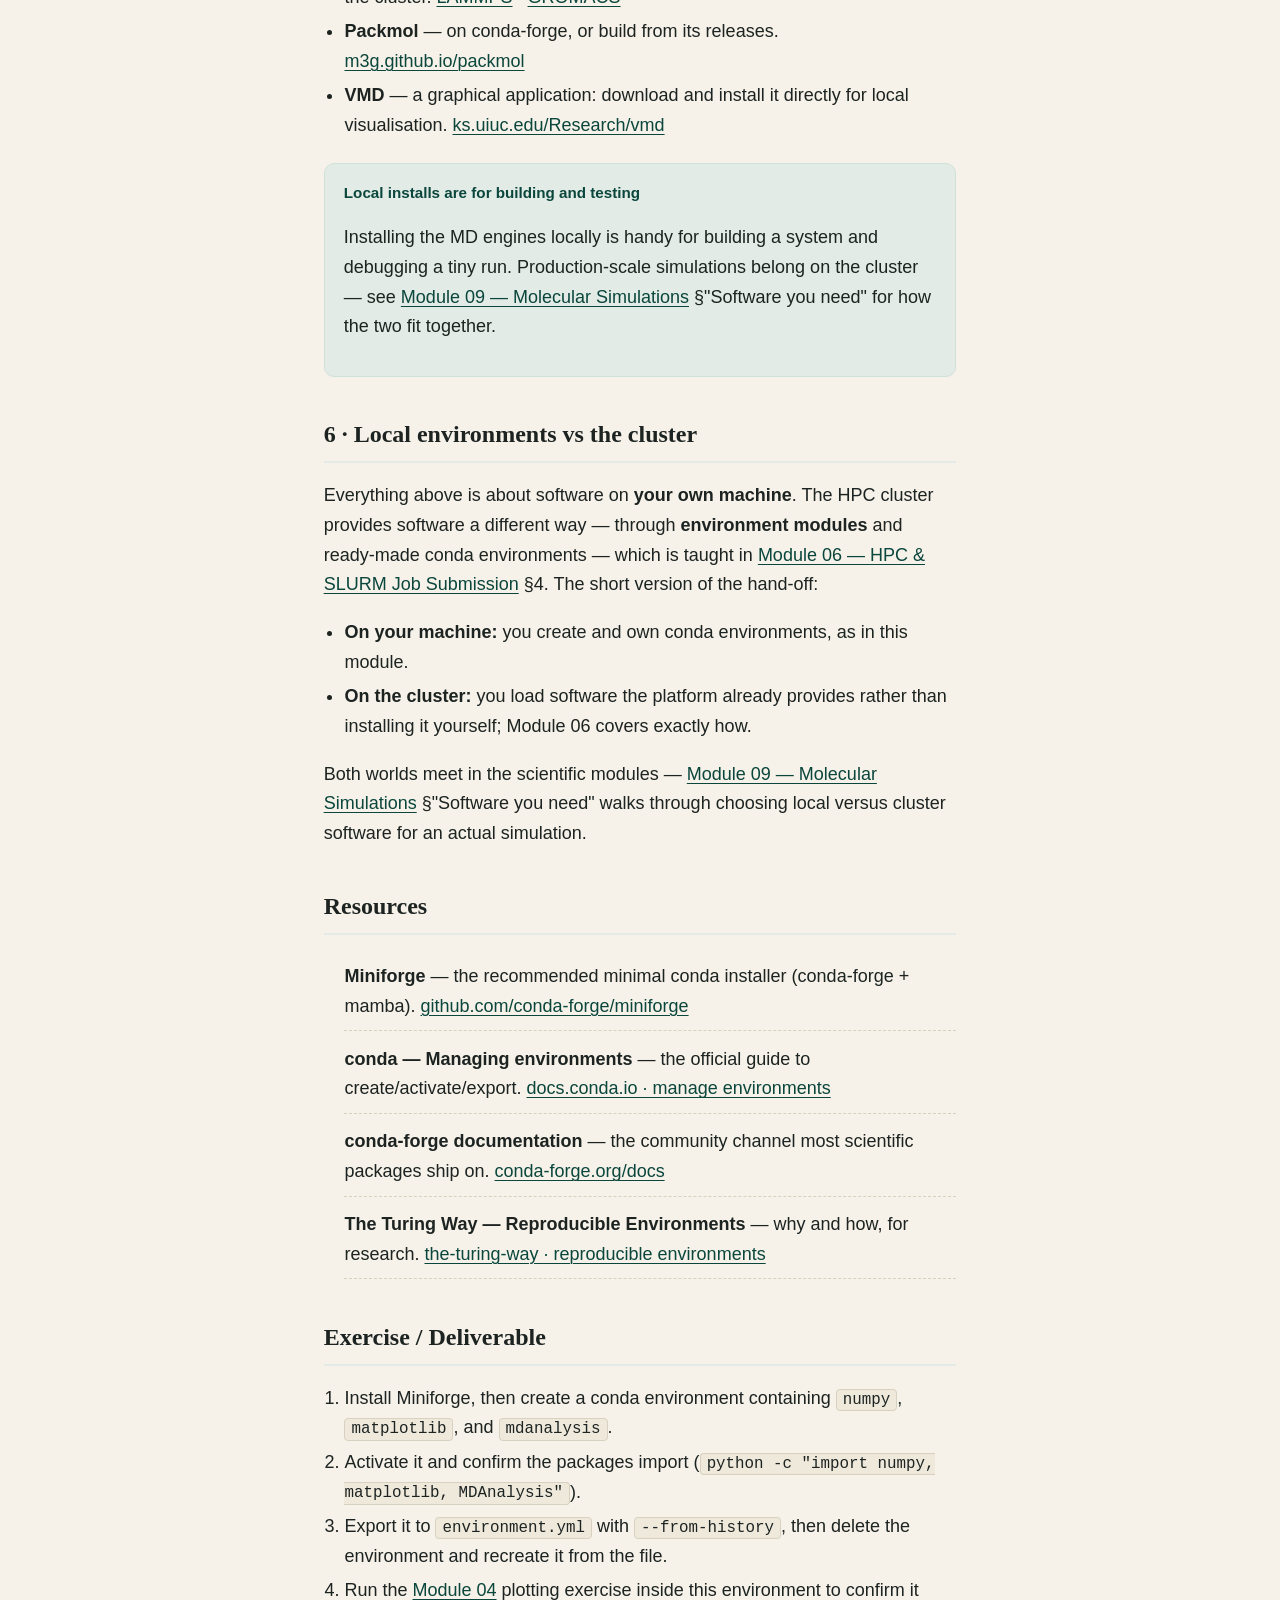
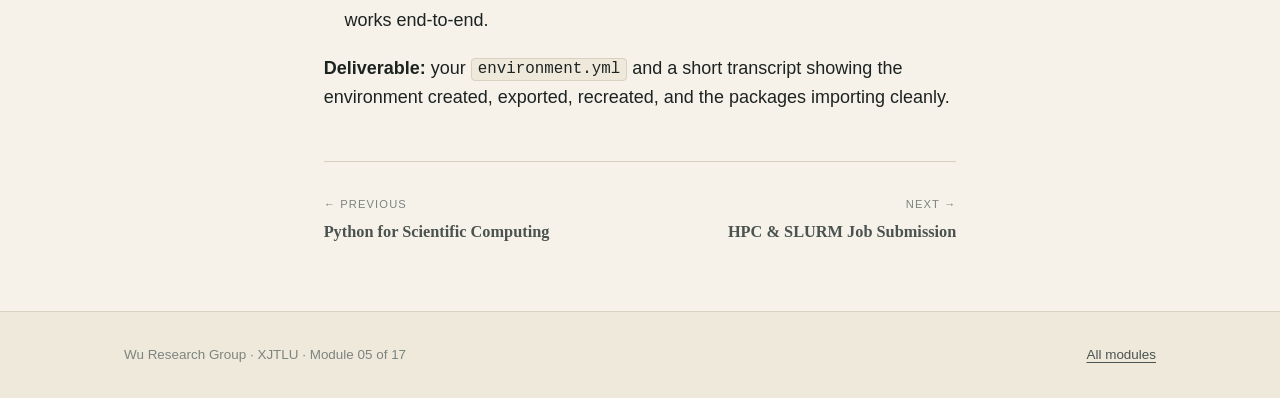
<file: modules/scientific-software-environments.html>
<!doctype html>
<html lang="en">
<head>
<meta charset="utf-8">
<meta name="viewport" content="width=device-width, initial-scale=1">
<title>Scientific Software &amp; Environments · WuGroup Onboarding</title>
<meta name="description" content="Isolated conda/mamba environments, reproducible environment.yml files, pip vs conda, and installing the group's scientific stack — plus how local environments relate to the cluster's modules.">
<link rel="stylesheet" href="../assets/style.css">
</head>
<body>
<div class="wrap">

  <div class="container">
    <nav class="breadcrumb"><a href="../index.html">← WuGroup Onboarding</a></nav>
  </div>

  <header class="mod-masthead">
    <div class="container">
      <p class="kicker">Area 1 · Foundational &amp; Tooling · Module 05</p>
      <h1>Scientific Software &amp; Environments</h1>
      <p class="summary">"It works on my machine" is not a result anyone can reproduce. This module is about installing scientific software into <strong>isolated, reproducible environments</strong> — so the exact software behind a calculation is recorded, shareable, and the same on your laptop as on a colleague's.</p>
    </div>
  </header>

  <main class="container prose">

    <div class="meta-grid">
      <div class="meta-card">
        <h4>Learning objectives</h4>
        <ul>
          <li>Explain why isolated environments matter for reproducibility</li>
          <li>Create and manage environments with conda / mamba</li>
          <li>Pin and share an environment with <code>environment.yml</code></li>
          <li>Choose sensibly between <code>conda</code> and <code>pip</code></li>
          <li>Install the group's scientific stack</li>
          <li>Understand how local environments relate to the cluster</li>
        </ul>
      </div>
      <div class="meta-card">
        <h4>Prerequisites</h4>
        <ul>
          <li><a href="python-scientific-computing.html">Module 04 — Python for Scientific Computing</a> (you'll manage its packages)</li>
          <li><a href="unix-linux-basics.html">Module 01 — Unix/Linux Basics</a> (the shell)</li>
        </ul>
      </div>
      <div class="meta-card">
        <h4>Estimated time</h4>
        <ul><li>8–12 hours</li></ul>
      </div>
    </div>

    <section class="section">
      <h2>Overview</h2>
      <p>Different projects need different — sometimes conflicting — versions of the same library. Install everything into one global Python and you eventually hit "dependency hell", where upgrading a package for one project breaks another. The fix is to give each project its own <strong>environment</strong>: an isolated set of packages that can't interfere with anything else, and that you can describe in a file precisely enough to recreate months later.</p>
      <p>For scientific work the group uses <strong>conda</strong> (or its faster drop-in <strong>mamba</strong>), because it installs not just Python packages but the compiled libraries scientific tools depend on. This module covers environments on your own machine; the cluster provides software a related but distinct way, which §6 hands off to <a href="hpc-slurm.html">Module 06 — HPC &amp; SLURM Job Submission</a>.</p>
    </section>

    <section class="section">
      <h2>1 · Why environments</h2>
      <ul>
        <li><strong>Isolation.</strong> Project A can use one version of a library and Project B another, with no collision.</li>
        <li><strong>Reproducibility.</strong> A recorded environment means the software behind a result is known exactly — essential when a calculation must be defended or repeated.</li>
        <li><strong>Cleanliness.</strong> Delete an environment and everything it pulled in is gone; your system Python stays untouched.</li>
      </ul>
    </section>

    <section class="section">
      <h2>2 · conda and mamba</h2>
      <p>Install a minimal conda distribution — <a href="https://github.com/conda-forge/miniforge">Miniforge</a> is the group's recommendation (it defaults to the community <code>conda-forge</code> channel and ships <code>mamba</code>). Then create and use an environment:</p>
      <pre>conda create -n md numpy matplotlib mdanalysis   # new env named "md"
conda activate md                                 # switch into it
conda install -c conda-forge scipy                # add a package (conda-forge channel)
conda list                                        # what's installed here
conda deactivate                                  # leave the env</pre>
      <p><strong>mamba</strong> is a faster, drop-in replacement for the <code>conda</code> command — <code>mamba create</code>, <code>mamba install</code> — useful when conda's dependency solver is slow.</p>
    </section>

    <section class="section">
      <h2>3 · Reproducible environments with <code>environment.yml</code></h2>
      <p>An environment is only reproducible if it's written down. Capture one, commit the file, and anyone (including future-you) can recreate it exactly:</p>

      <figure>
        <svg viewBox="0 0 560 160" role="img" aria-labelledby="envttl envdesc" xmlns="http://www.w3.org/2000/svg" style="max-width:560px">
          <title id="envttl">environment.yml recreates an identical environment anywhere</title>
          <desc id="envdesc">A single environment.yml file, kept under version control, is used by conda env create to build the same environment on your laptop and on a colleague's machine.</desc>
          <defs>
            <marker id="ev" markerWidth="9" markerHeight="9" refX="7" refY="3" orient="auto"><path d="M0,0 L7,3 L0,6 Z" fill="#10685a"/></marker>
          </defs>
          <g font-family="ui-sans-serif, system-ui, sans-serif" font-size="12">
            <rect x="210" y="16" width="140" height="42" rx="8" fill="#f0e5da" stroke="#8a4b2f"/><text x="280" y="35" text-anchor="middle" fill="#7a3f22">environment.yml</text><text x="280" y="50" text-anchor="middle" fill="#4a534f" font-size="10">pinned recipe · in Git</text>
            <rect x="60"  y="108" width="180" height="40" rx="8" fill="#e2ebe6" stroke="#10685a"/><text x="150" y="132" text-anchor="middle" fill="#0a463c">your laptop env</text>
            <rect x="320" y="108" width="180" height="40" rx="8" fill="#e2ebe6" stroke="#10685a"/><text x="410" y="132" text-anchor="middle" fill="#0a463c">colleague's env</text>
            <line x1="255" y1="58" x2="170" y2="106" stroke="#10685a" stroke-width="2" marker-end="url(#ev)"/>
            <line x1="305" y1="58" x2="390" y2="106" stroke="#10685a" stroke-width="2" marker-end="url(#ev)"/>
            <text x="150" y="88" text-anchor="middle" fill="#7c847f" font-size="10">conda env create -f</text>
            <text x="415" y="88" text-anchor="middle" fill="#7c847f" font-size="10">conda env create -f</text>
          </g>
        </svg>
        <figcaption>Figure 1. A committed <code>environment.yml</code> is the recipe; <code>conda env create -f</code> rebuilds the same environment anywhere.</figcaption>
      </figure>

      <pre>conda env export --from-history &gt; environment.yml   # a clean, portable recipe
conda env create -f environment.yml                 # recreate it elsewhere</pre>
      <p>Keep <code>environment.yml</code> in the project's Git repository (<a href="git-version-control.html">Module 03</a>). <code>--from-history</code> records only the packages you actually asked for, which stays portable across operating systems.</p>
    </section>

    <section class="section">
      <h2>4 · pip vs conda</h2>
      <p>Both install packages; the rule of thumb: <strong>prefer conda</strong> for anything with compiled/native dependencies (numpy, scipy, the MD tools), and use <strong>pip</strong> for pure-Python packages that aren't on conda-forge. If you must mix them, install the conda packages <em>first</em>, then pip <em>into the activated environment</em> — never system-wide.</p>
    </section>

    <section class="section">
      <h2>5 · Installing the group's scientific stack</h2>
      <p>Most of the group's tools are on <code>conda-forge</code>; a couple are installed differently. Always check each tool's official docs for the current instructions.</p>
      <ul>
        <li><strong>MDAnalysis, numpy, matplotlib, scipy</strong> — <code>conda install -c conda-forge mdanalysis</code> (pulls in the rest). <a href="https://www.mdanalysis.org/">mdanalysis.org</a></li>
        <li><strong>LAMMPS</strong> and <strong>GROMACS</strong> — available on conda-forge for small/local test runs (<code>conda install -c conda-forge lammps</code> / <code>gromacs</code>); real runs use the cluster. <a href="https://docs.lammps.org/Install.html">LAMMPS</a> · <a href="https://manual.gromacs.org/current/install-guide/">GROMACS</a></li>
        <li><strong>Packmol</strong> — on conda-forge, or build from its releases. <a href="https://m3g.github.io/packmol/">m3g.github.io/packmol</a></li>
        <li><strong>VMD</strong> — a graphical application: download and install it directly for local visualisation. <a href="https://www.ks.uiuc.edu/Research/vmd/">ks.uiuc.edu/Research/vmd</a></li>
      </ul>
      <div class="callout">
        <p class="callout-title">Local installs are for building and testing</p>
        <p>Installing the MD engines locally is handy for building a system and debugging a tiny run. Production-scale simulations belong on the cluster — see <a href="molecular-simulations.html">Module 09 — Molecular Simulations</a> §"Software you need" for how the two fit together.</p>
      </div>
    </section>

    <section class="section">
      <h2>6 · Local environments vs the cluster</h2>
      <p>Everything above is about software on <strong>your own machine</strong>. The HPC cluster provides software a different way — through <strong>environment modules</strong> and ready-made conda environments — which is taught in <a href="hpc-slurm.html">Module 06 — HPC &amp; SLURM Job Submission</a> §4. The short version of the hand-off:</p>
      <ul>
        <li><strong>On your machine:</strong> you create and own conda environments, as in this module.</li>
        <li><strong>On the cluster:</strong> you load software the platform already provides rather than installing it yourself; Module 06 covers exactly how.</li>
      </ul>
      <p>Both worlds meet in the scientific modules — <a href="molecular-simulations.html">Module 09 — Molecular Simulations</a> §"Software you need" walks through choosing local versus cluster software for an actual simulation.</p>
    </section>

    <section class="section">
      <h2>Resources</h2>
      <ul class="resource-list">
        <li><strong>Miniforge</strong> — the recommended minimal conda installer (conda-forge + mamba). <a href="https://github.com/conda-forge/miniforge">github.com/conda-forge/miniforge</a></li>
        <li><strong>conda — Managing environments</strong> — the official guide to create/activate/export. <a href="https://docs.conda.io/projects/conda/en/stable/user-guide/tasks/manage-environments.html">docs.conda.io · manage environments</a></li>
        <li><strong>conda-forge documentation</strong> — the community channel most scientific packages ship on. <a href="https://conda-forge.org/docs/">conda-forge.org/docs</a></li>
        <li><strong>The Turing Way — Reproducible Environments</strong> — why and how, for research. <a href="https://the-turing-way.netlify.app/reproducible-research/renv">the-turing-way · reproducible environments</a></li>
      </ul>
    </section>

    <section class="section">
      <h2>Exercise / Deliverable</h2>
      <ol>
        <li>Install Miniforge, then create a conda environment containing <code>numpy</code>, <code>matplotlib</code>, and <code>mdanalysis</code>.</li>
        <li>Activate it and confirm the packages import (<code>python -c "import numpy, matplotlib, MDAnalysis"</code>).</li>
        <li>Export it to <code>environment.yml</code> with <code>--from-history</code>, then delete the environment and recreate it from the file.</li>
        <li>Run the <a href="python-scientific-computing.html">Module 04</a> plotting exercise inside this environment to confirm it works end-to-end.</li>
      </ol>
      <p><strong>Deliverable:</strong> your <code>environment.yml</code> and a short transcript showing the environment created, exported, recreated, and the packages importing cleanly.</p>
    </section>

    <nav class="pager">
      <a href="python-scientific-computing.html"><span class="dir">← Previous</span><br><span class="t">Python for Scientific Computing</span></a>
      <a class="next" href="hpc-slurm.html"><span class="dir">Next →</span><br><span class="t">HPC &amp; SLURM Job Submission</span></a>
    </nav>

  </main>

  <footer class="site-foot">
    <div class="container">
      <p>Wu Research Group · XJTLU · Module 05 of 17</p>
      <p><a href="../index.html">All modules</a></p>
    </div>
  </footer>

</div>
</body>
</html>
</file>
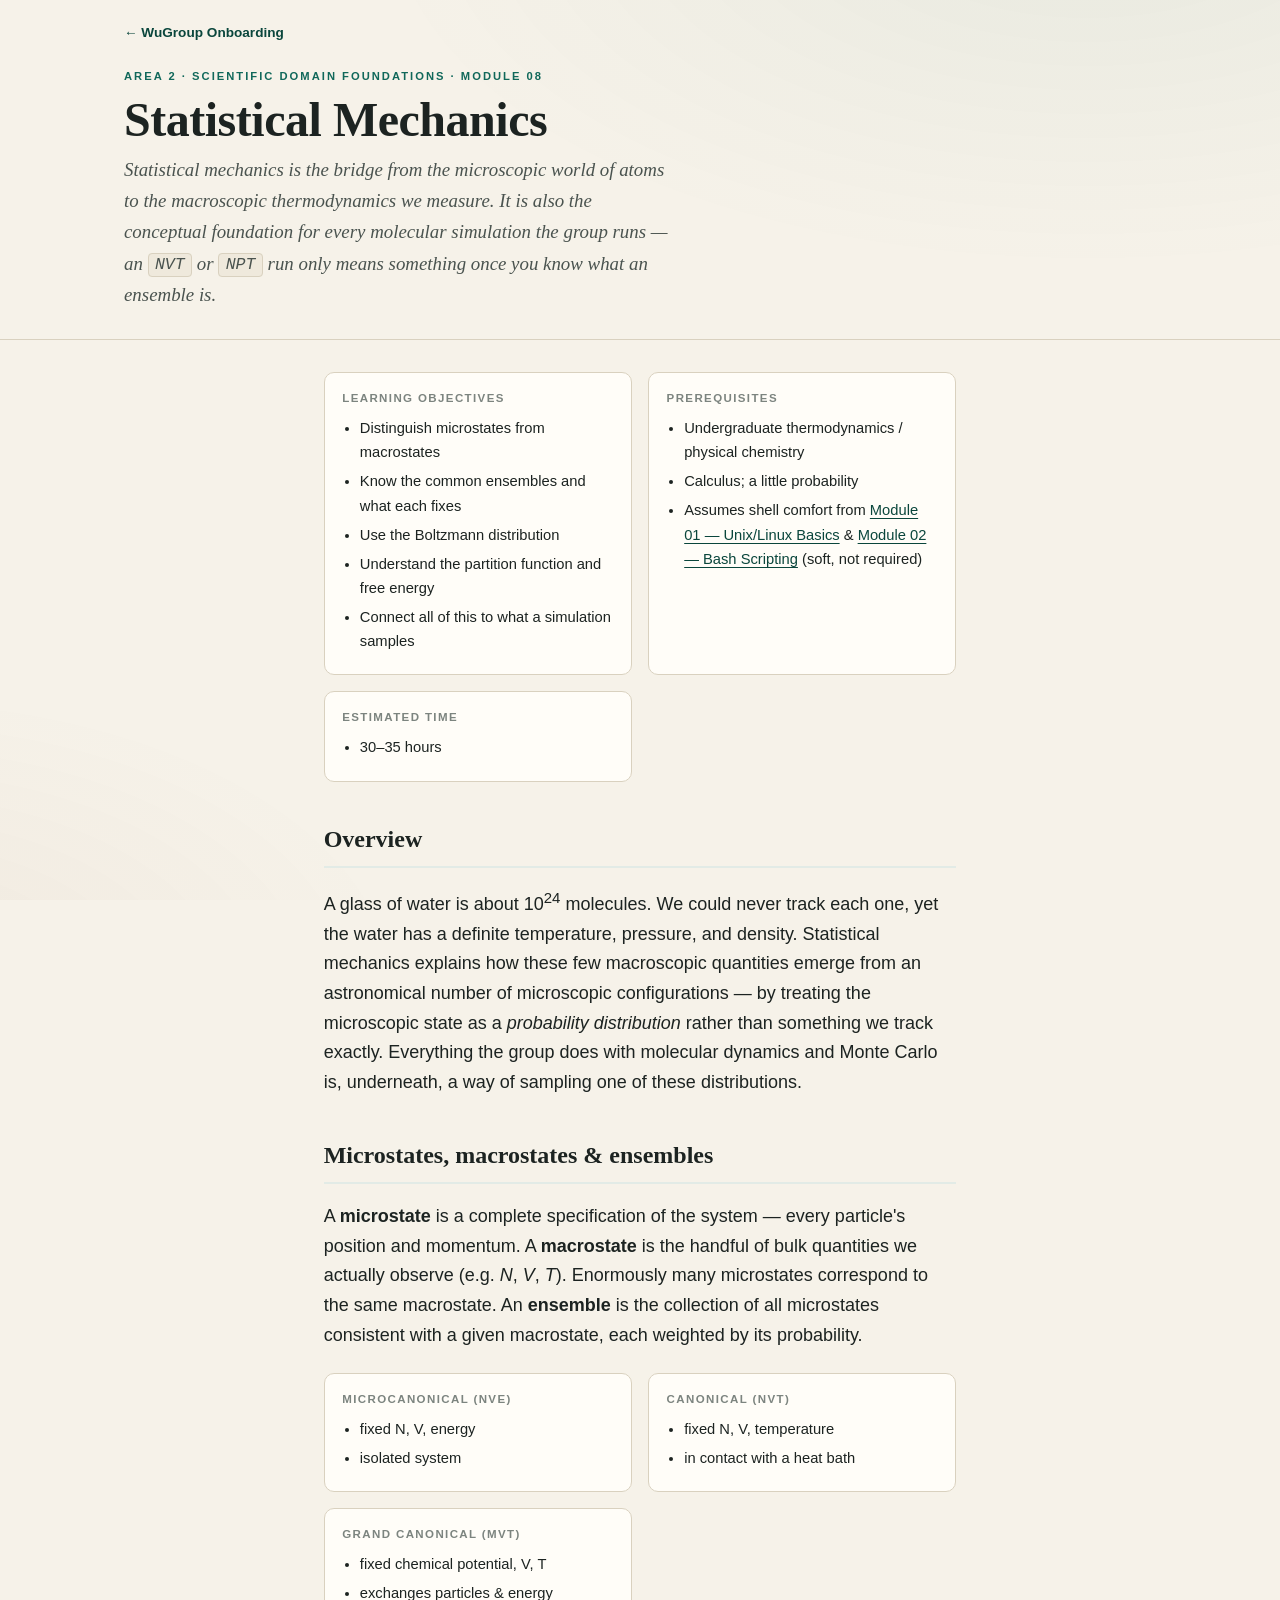
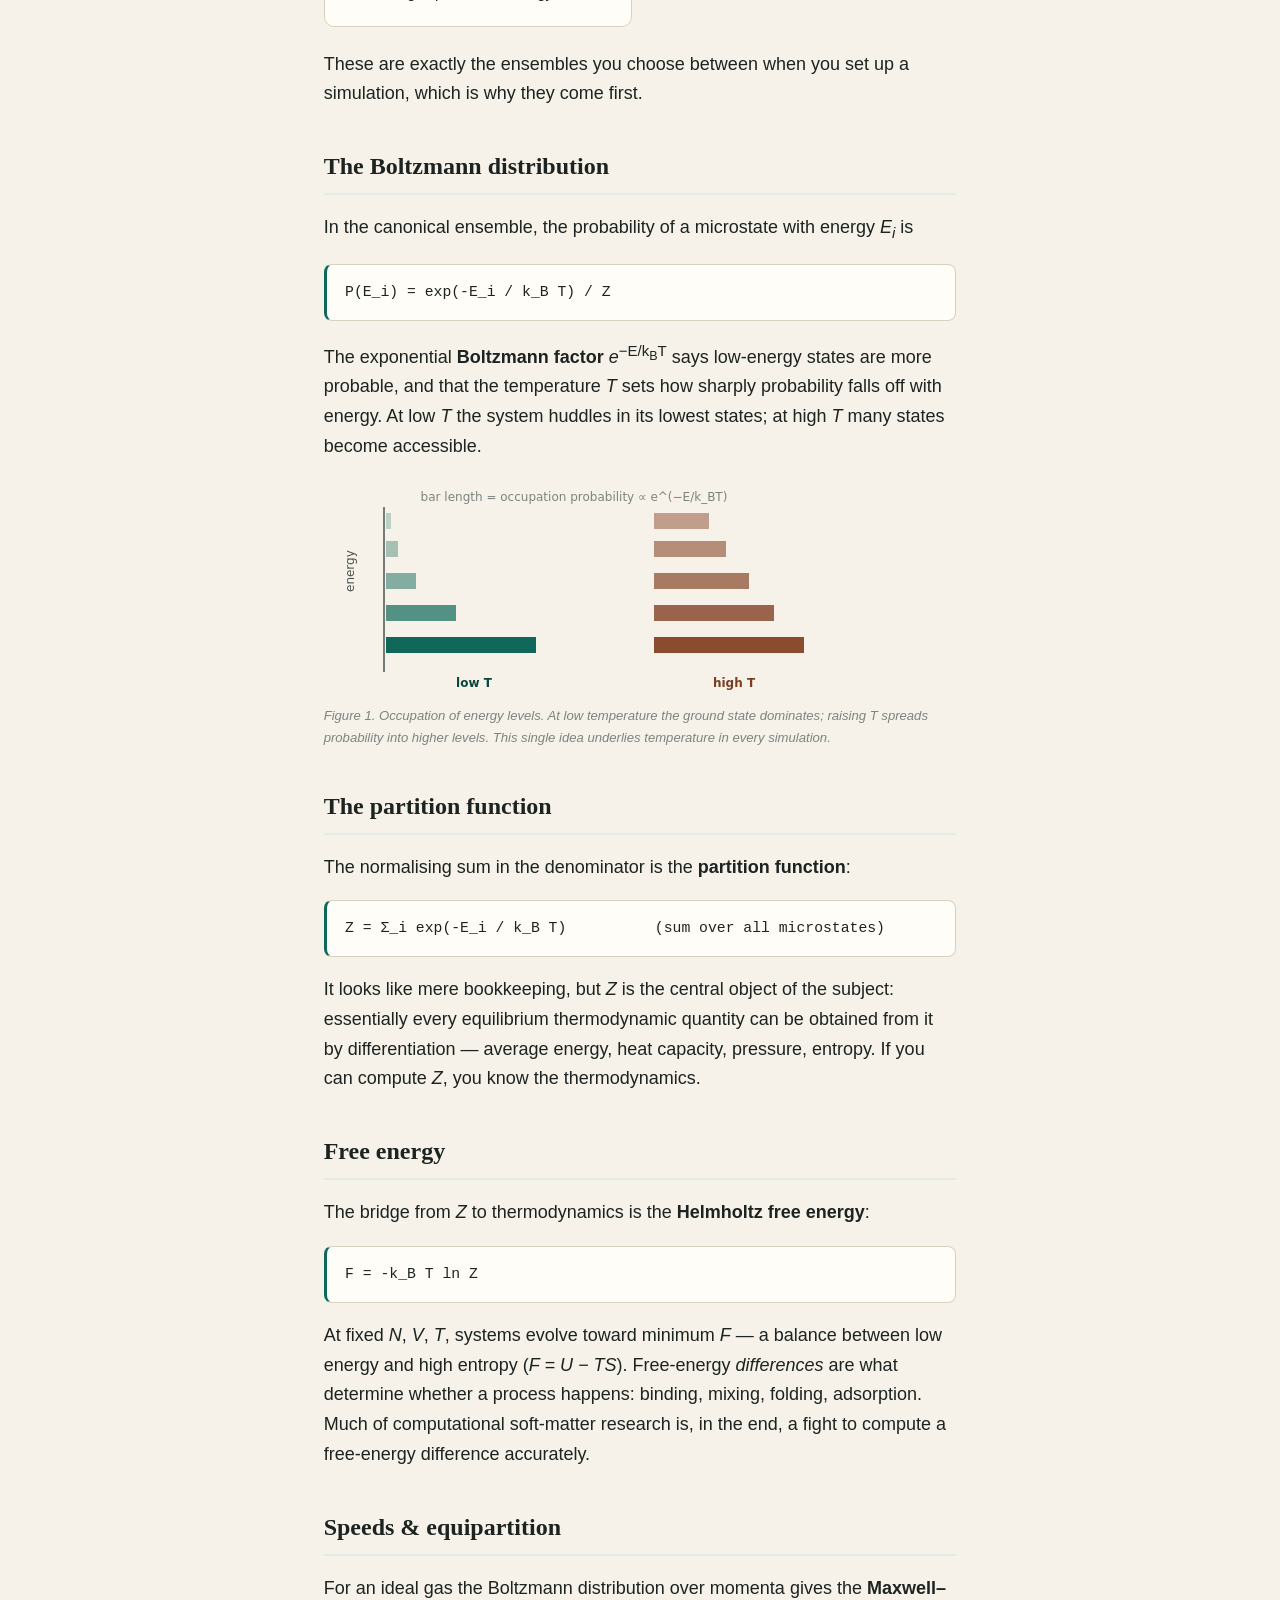
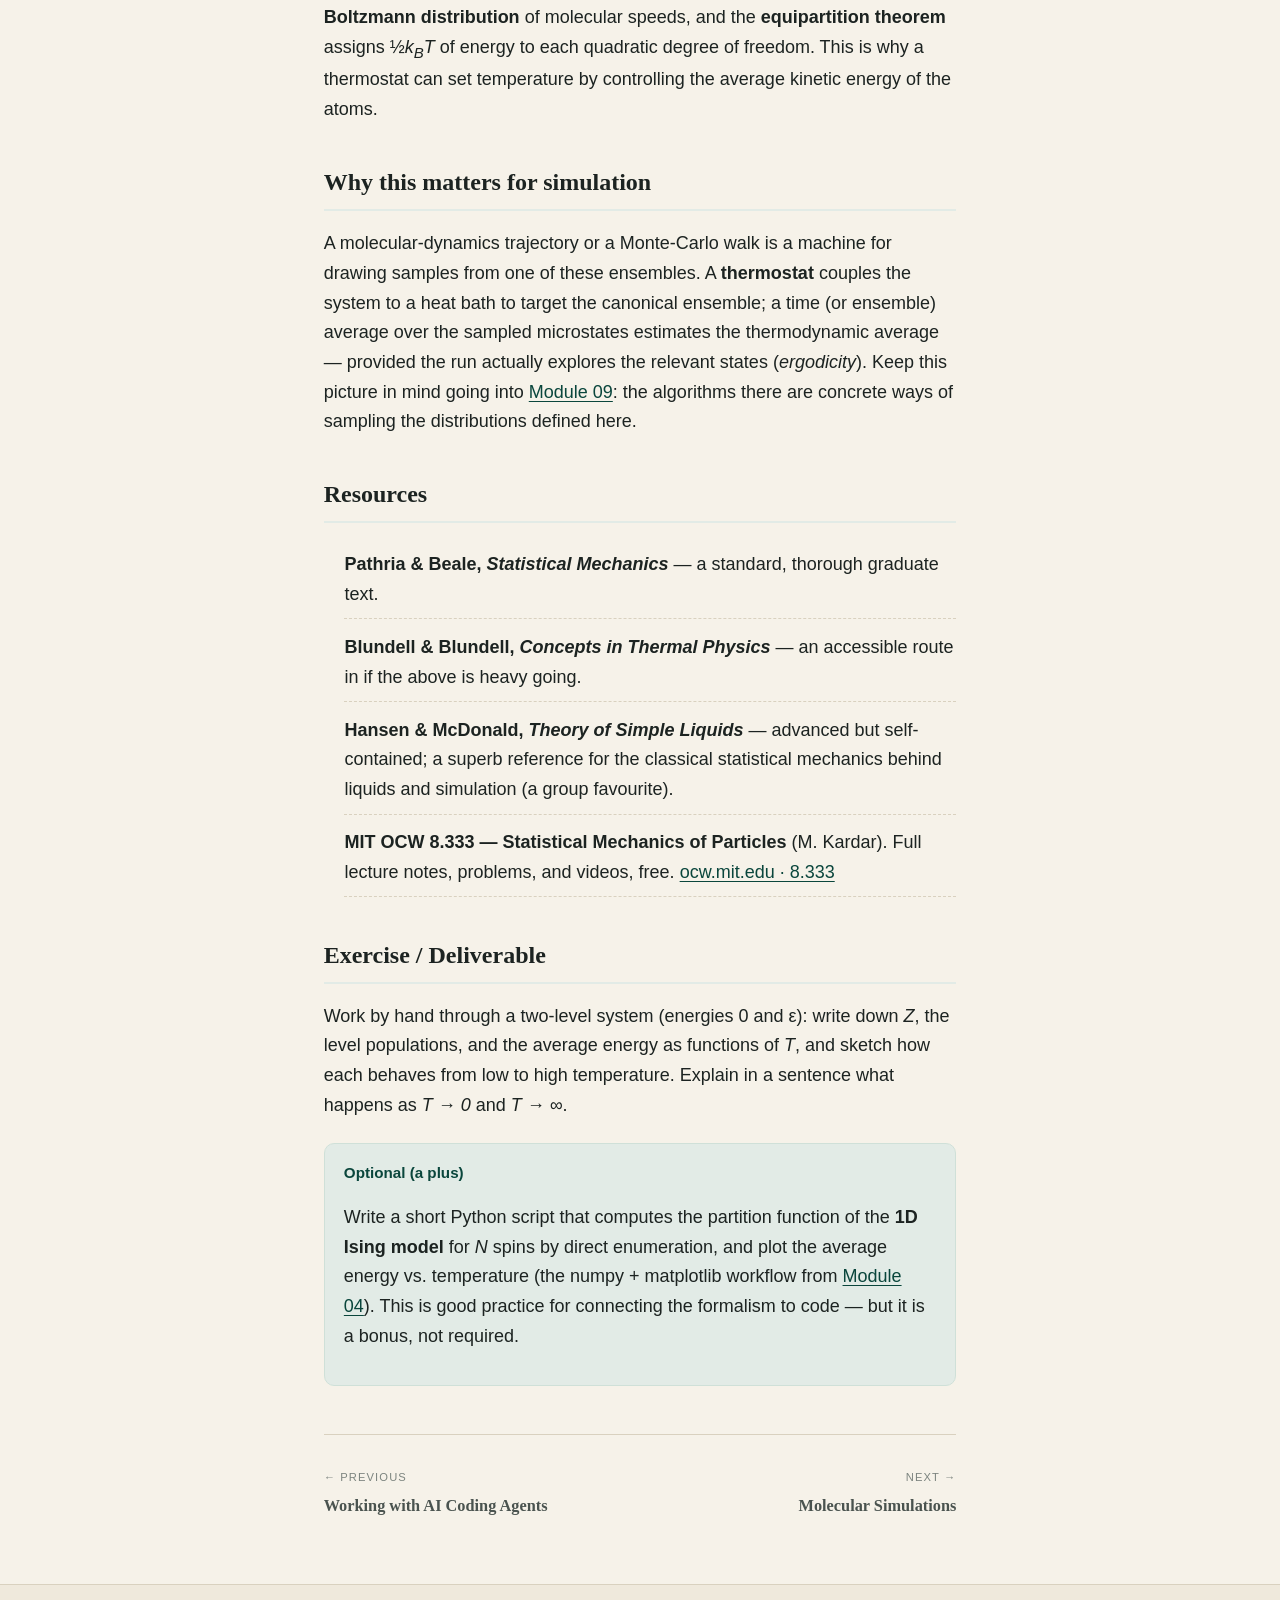
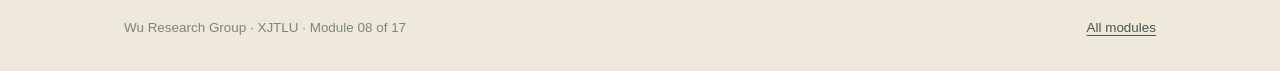
<file: modules/statistical-mechanics.html>
<!doctype html>
<html lang="en">
<head>
<meta charset="utf-8">
<meta name="viewport" content="width=device-width, initial-scale=1">
<title>Statistical Mechanics · WuGroup Onboarding</title>
<meta name="description" content="Ensembles, the Boltzmann distribution, partition functions and free energy — the bridge from microstates to thermodynamics and the foundation for simulation.">
<link rel="stylesheet" href="../assets/style.css">
</head>
<body>
<div class="wrap">

  <div class="container">
    <nav class="breadcrumb"><a href="../index.html">← WuGroup Onboarding</a></nav>
  </div>

  <header class="mod-masthead">
    <div class="container">
      <p class="kicker">Area 2 · Scientific Domain Foundations · Module 08</p>
      <h1>Statistical Mechanics</h1>
      <p class="summary">Statistical mechanics is the bridge from the microscopic world of atoms to the macroscopic thermodynamics we measure. It is also the conceptual foundation for every molecular simulation the group runs — an <code>NVT</code> or <code>NPT</code> run only means something once you know what an ensemble is.</p>
    </div>
  </header>

  <main class="container prose">

    <div class="meta-grid">
      <div class="meta-card">
        <h4>Learning objectives</h4>
        <ul>
          <li>Distinguish microstates from macrostates</li>
          <li>Know the common ensembles and what each fixes</li>
          <li>Use the Boltzmann distribution</li>
          <li>Understand the partition function and free energy</li>
          <li>Connect all of this to what a simulation samples</li>
        </ul>
      </div>
      <div class="meta-card">
        <h4>Prerequisites</h4>
        <ul><li>Undergraduate thermodynamics / physical chemistry</li><li>Calculus; a little probability</li><li>Assumes shell comfort from <a href="unix-linux-basics.html">Module 01 — Unix/Linux Basics</a> &amp; <a href="bash-scripting.html">Module 02 — Bash Scripting</a> (soft, not required)</li></ul>
      </div>
      <div class="meta-card">
        <h4>Estimated time</h4>
        <ul><li>30–35 hours</li></ul>
      </div>
    </div>

    <section class="section">
      <h2>Overview</h2>
      <p>A glass of water is about 10<sup>24</sup> molecules. We could never track each one, yet the water has a definite temperature, pressure, and density. Statistical mechanics explains how these few macroscopic quantities emerge from an astronomical number of microscopic configurations — by treating the microscopic state as a <em>probability distribution</em> rather than something we track exactly. Everything the group does with molecular dynamics and Monte Carlo is, underneath, a way of sampling one of these distributions.</p>
    </section>

    <section class="section">
      <h2>Microstates, macrostates &amp; ensembles</h2>
      <p>A <strong>microstate</strong> is a complete specification of the system — every particle's position and momentum. A <strong>macrostate</strong> is the handful of bulk quantities we actually observe (e.g. <em>N</em>, <em>V</em>, <em>T</em>). Enormously many microstates correspond to the same macrostate. An <strong>ensemble</strong> is the collection of all microstates consistent with a given macrostate, each weighted by its probability.</p>
      <div class="meta-grid">
        <div class="meta-card"><h4>Microcanonical (NVE)</h4><ul><li>fixed N, V, energy</li><li>isolated system</li></ul></div>
        <div class="meta-card"><h4>Canonical (NVT)</h4><ul><li>fixed N, V, temperature</li><li>in contact with a heat bath</li></ul></div>
        <div class="meta-card"><h4>Grand canonical (μVT)</h4><ul><li>fixed chemical potential, V, T</li><li>exchanges particles &amp; energy</li></ul></div>
      </div>
      <p>These are exactly the ensembles you choose between when you set up a simulation, which is why they come first.</p>
    </section>

    <section class="section">
      <h2>The Boltzmann distribution</h2>
      <p>In the canonical ensemble, the probability of a microstate with energy <em>E<sub>i</sub></em> is</p>
      <pre>P(E_i) = exp(-E_i / k_B T) / Z</pre>
      <p>The exponential <strong>Boltzmann factor</strong> <em>e</em><sup>−E/k<sub>B</sub>T</sup> says low-energy states are more probable, and that the temperature <em>T</em> sets how sharply probability falls off with energy. At low <em>T</em> the system huddles in its lowest states; at high <em>T</em> many states become accessible.</p>

      <figure>
        <svg viewBox="0 0 560 210" role="img" aria-labelledby="bzttl bzdesc" xmlns="http://www.w3.org/2000/svg" style="max-width:560px">
          <title id="bzttl">Boltzmann populations of energy levels</title>
          <desc id="bzdesc">A ladder of equally spaced energy levels; horizontal bars show occupation probability decreasing exponentially with energy. At low temperature the lowest level dominates; at high temperature the populations are more even.</desc>
          <g font-family="ui-sans-serif, system-ui, sans-serif" font-size="12">
            <!-- axis -->
            <line x1="60" y1="20" x2="60" y2="185" stroke="#4a534f" stroke-width="1.5"/>
            <text x="30" y="105" fill="#4a534f" transform="rotate(-90 30,105)">energy</text>
            <!-- low T group -->
            <text x="150" y="200" text-anchor="middle" fill="#0a463c" font-weight="700">low T</text>
            <rect x="62" y="150" width="150" height="16" fill="#10685a"/>
            <rect x="62" y="118" width="70"  height="16" fill="#10685a" opacity=".7"/>
            <rect x="62" y="86"  width="30"  height="16" fill="#10685a" opacity=".5"/>
            <rect x="62" y="54"  width="12"  height="16" fill="#10685a" opacity=".35"/>
            <rect x="62" y="26"  width="5"   height="16" fill="#10685a" opacity=".25"/>
            <!-- high T group -->
            <text x="410" y="200" text-anchor="middle" fill="#7a3f22" font-weight="700">high T</text>
            <rect x="330" y="150" width="150" height="16" fill="#8a4b2f"/>
            <rect x="330" y="118" width="120" height="16" fill="#8a4b2f" opacity=".85"/>
            <rect x="330" y="86"  width="95"  height="16" fill="#8a4b2f" opacity=".72"/>
            <rect x="330" y="54"  width="72"  height="16" fill="#8a4b2f" opacity=".6"/>
            <rect x="330" y="26"  width="55"  height="16" fill="#8a4b2f" opacity=".5"/>
            <text x="250" y="14" text-anchor="middle" fill="#7c847f">bar length = occupation probability ∝ e^(−E/k_BT)</text>
          </g>
        </svg>
        <figcaption>Figure 1. Occupation of energy levels. At low temperature the ground state dominates; raising T spreads probability into higher levels. This single idea underlies temperature in every simulation.</figcaption>
      </figure>
    </section>

    <section class="section">
      <h2>The partition function</h2>
      <p>The normalising sum in the denominator is the <strong>partition function</strong>:</p>
      <pre>Z = Σ_i exp(-E_i / k_B T)          (sum over all microstates)</pre>
      <p>It looks like mere bookkeeping, but <em>Z</em> is the central object of the subject: essentially every equilibrium thermodynamic quantity can be obtained from it by differentiation — average energy, heat capacity, pressure, entropy. If you can compute <em>Z</em>, you know the thermodynamics.</p>
    </section>

    <section class="section">
      <h2>Free energy</h2>
      <p>The bridge from <em>Z</em> to thermodynamics is the <strong>Helmholtz free energy</strong>:</p>
      <pre>F = -k_B T ln Z</pre>
      <p>At fixed <em>N</em>, <em>V</em>, <em>T</em>, systems evolve toward minimum <em>F</em> — a balance between low energy and high entropy (<em>F = U − TS</em>). Free-energy <em>differences</em> are what determine whether a process happens: binding, mixing, folding, adsorption. Much of computational soft-matter research is, in the end, a fight to compute a free-energy difference accurately.</p>
    </section>

    <section class="section">
      <h2>Speeds &amp; equipartition</h2>
      <p>For an ideal gas the Boltzmann distribution over momenta gives the <strong>Maxwell–Boltzmann distribution</strong> of molecular speeds, and the <strong>equipartition theorem</strong> assigns ½<em>k<sub>B</sub>T</em> of energy to each quadratic degree of freedom. This is why a thermostat can set temperature by controlling the average kinetic energy of the atoms.</p>
    </section>

    <section class="section">
      <h2>Why this matters for simulation</h2>
      <p>A molecular-dynamics trajectory or a Monte-Carlo walk is a machine for drawing samples from one of these ensembles. A <strong>thermostat</strong> couples the system to a heat bath to target the canonical ensemble; a time (or ensemble) average over the sampled microstates estimates the thermodynamic average — provided the run actually explores the relevant states (<em>ergodicity</em>). Keep this picture in mind going into <a href="molecular-simulations.html">Module 09</a>: the algorithms there are concrete ways of sampling the distributions defined here.</p>
    </section>

    <section class="section">
      <h2>Resources</h2>
      <ul class="resource-list">
        <li><strong>Pathria &amp; Beale, <em>Statistical Mechanics</em></strong> — a standard, thorough graduate text.</li>
        <li><strong>Blundell &amp; Blundell, <em>Concepts in Thermal Physics</em></strong> — an accessible route in if the above is heavy going.</li>
        <li><strong>Hansen &amp; McDonald, <em>Theory of Simple Liquids</em></strong> — advanced but self-contained; a superb reference for the classical statistical mechanics behind liquids and simulation (a group favourite).</li>
        <li><strong>MIT OCW 8.333 — Statistical Mechanics of Particles</strong> (M. Kardar). Full lecture notes, problems, and videos, free. <a href="https://ocw.mit.edu/courses/8-333-statistical-mechanics-i-statistical-mechanics-of-particles-fall-2013/">ocw.mit.edu · 8.333</a></li>
      </ul>
    </section>

    <section class="section">
      <h2>Exercise / Deliverable</h2>
      <p>Work by hand through a two-level system (energies 0 and ε): write down <em>Z</em>, the level populations, and the average energy as functions of <em>T</em>, and sketch how each behaves from low to high temperature. Explain in a sentence what happens as <em>T → 0</em> and <em>T → ∞</em>.</p>
      <div class="callout">
        <p class="callout-title">Optional (a plus)</p>
        <p>Write a short Python script that computes the partition function of the <strong>1D Ising model</strong> for <em>N</em> spins by direct enumeration, and plot the average energy vs. temperature (the numpy + matplotlib workflow from <a href="python-scientific-computing.html">Module 04</a>). This is good practice for connecting the formalism to code — but it is a bonus, not required.</p>
      </div>
    </section>

    <nav class="pager">
      <a href="ai-coding-agents.html"><span class="dir">← Previous</span><br><span class="t">Working with AI Coding Agents</span></a>
      <a class="next" href="molecular-simulations.html"><span class="dir">Next →</span><br><span class="t">Molecular Simulations</span></a>
    </nav>

  </main>

  <footer class="site-foot">
    <div class="container">
      <p>Wu Research Group · XJTLU · Module 08 of 17</p>
      <p><a href="../index.html">All modules</a></p>
    </div>
  </footer>

</div>
</body>
</html>
</file>
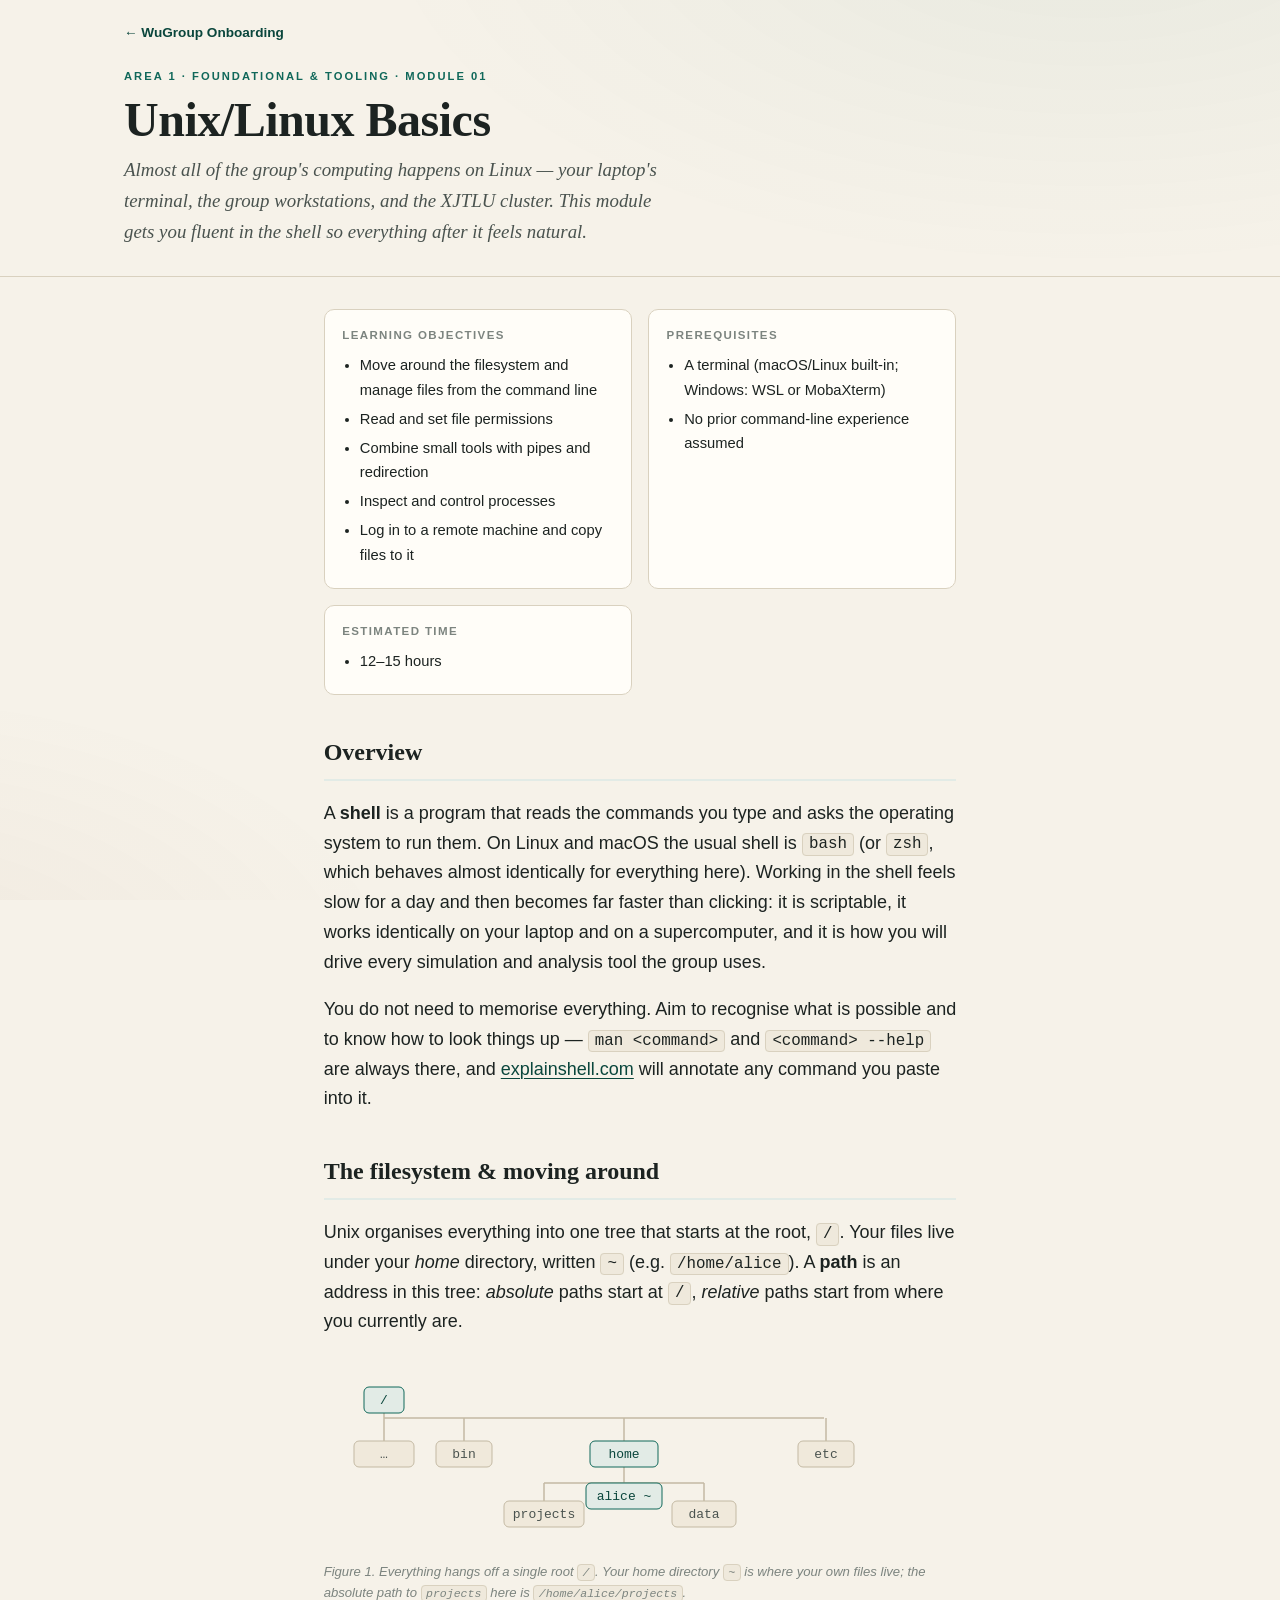
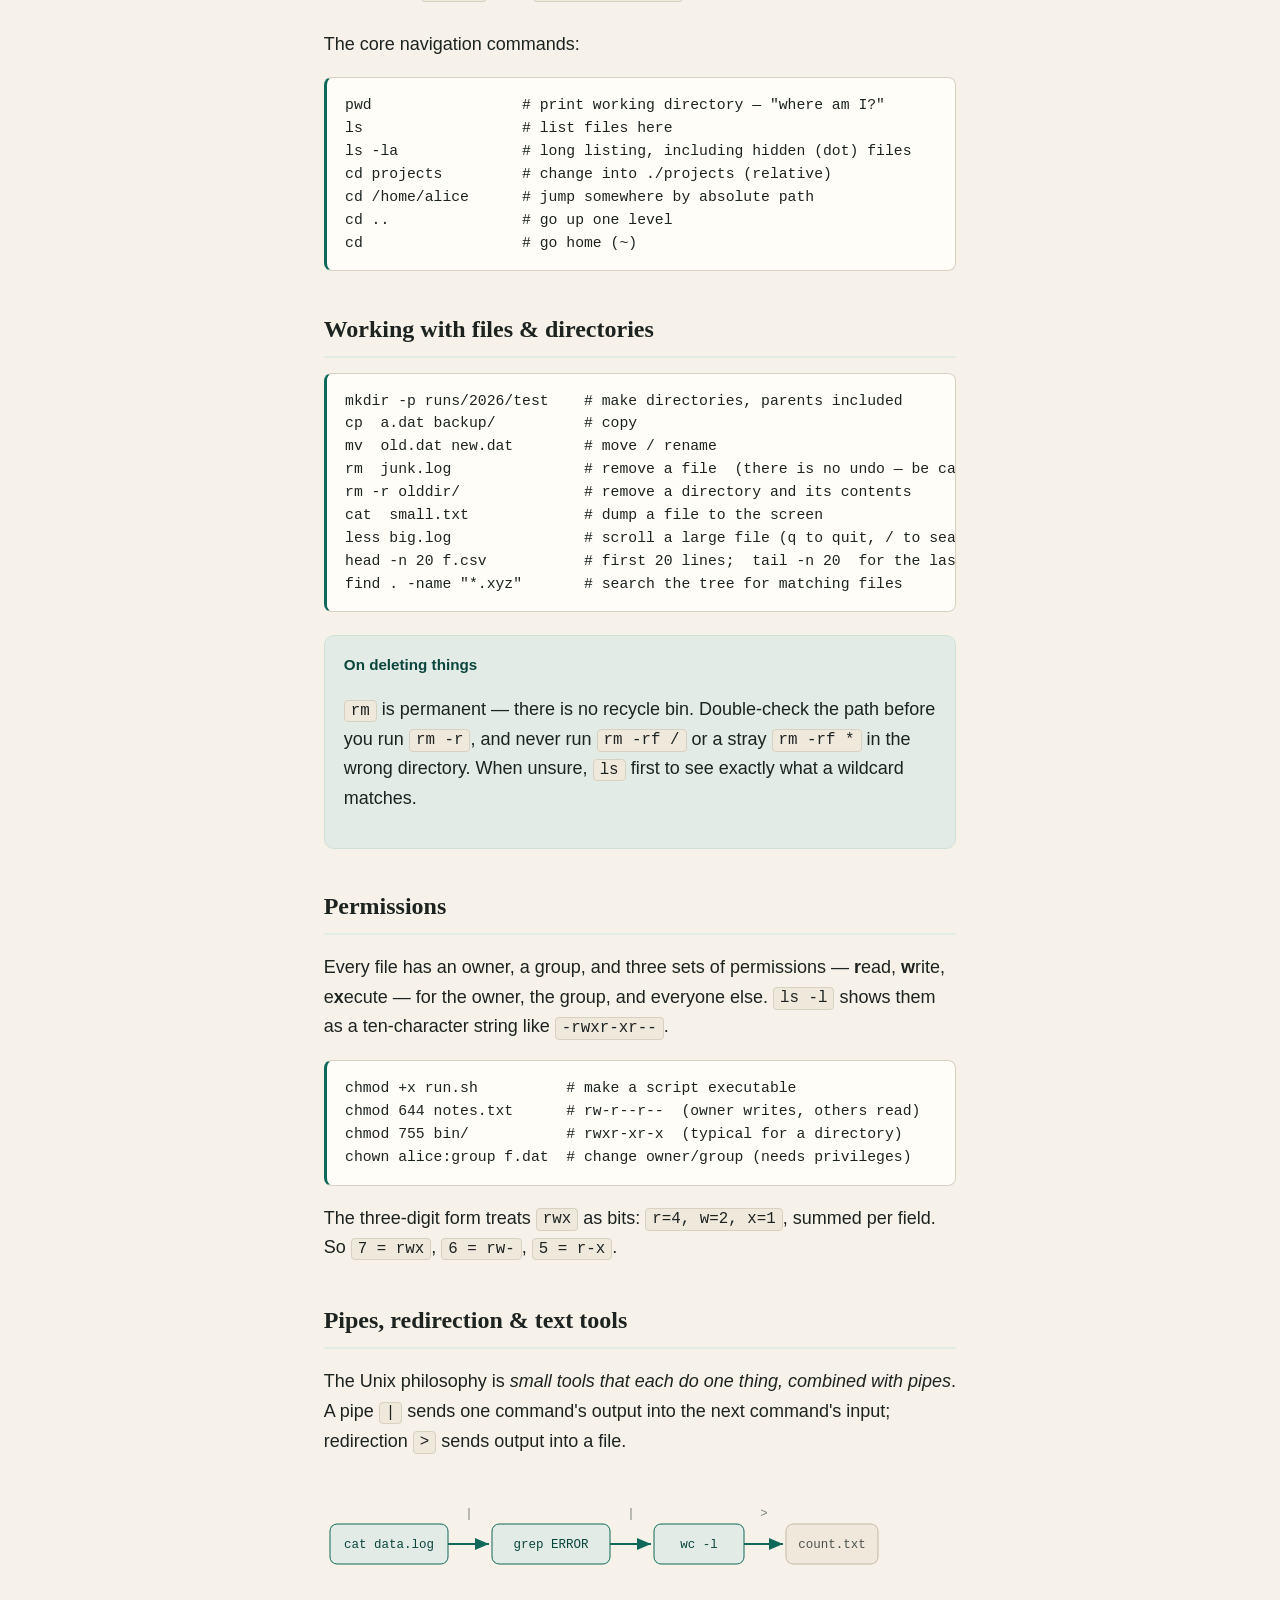
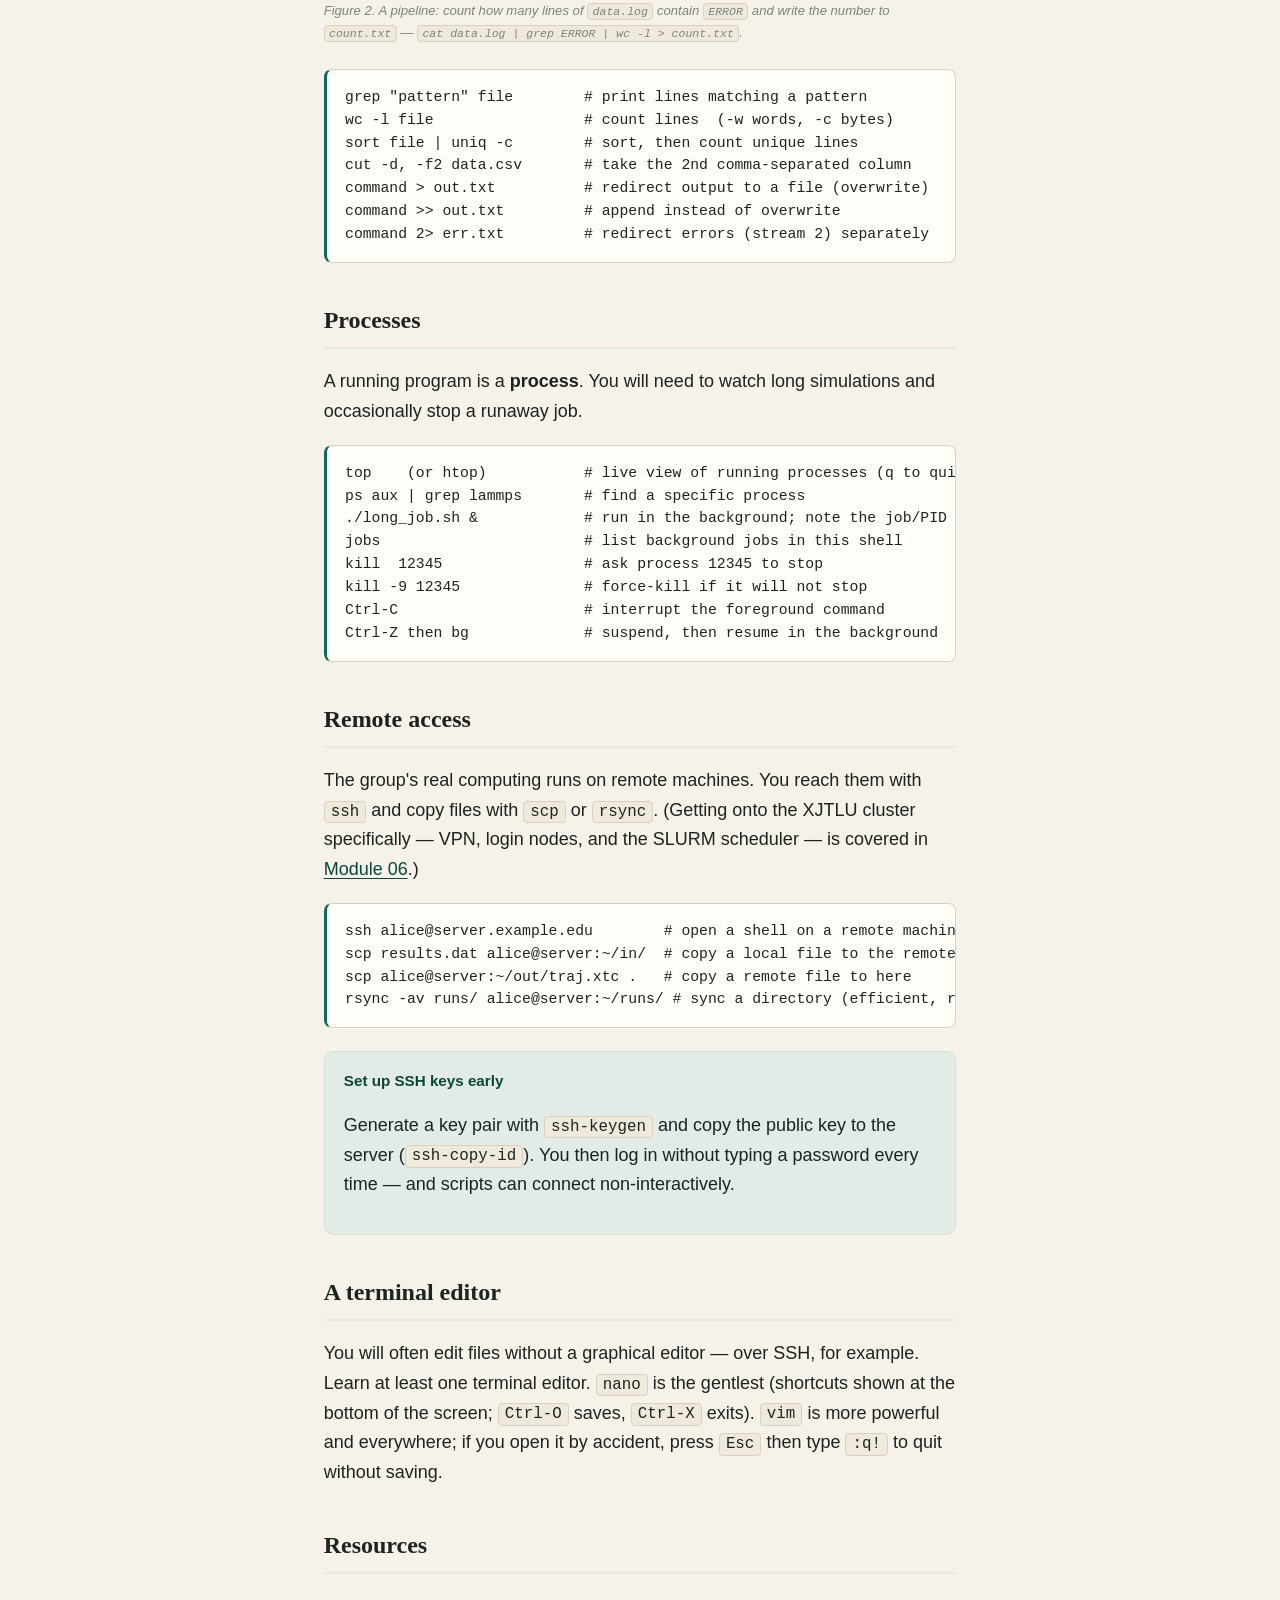
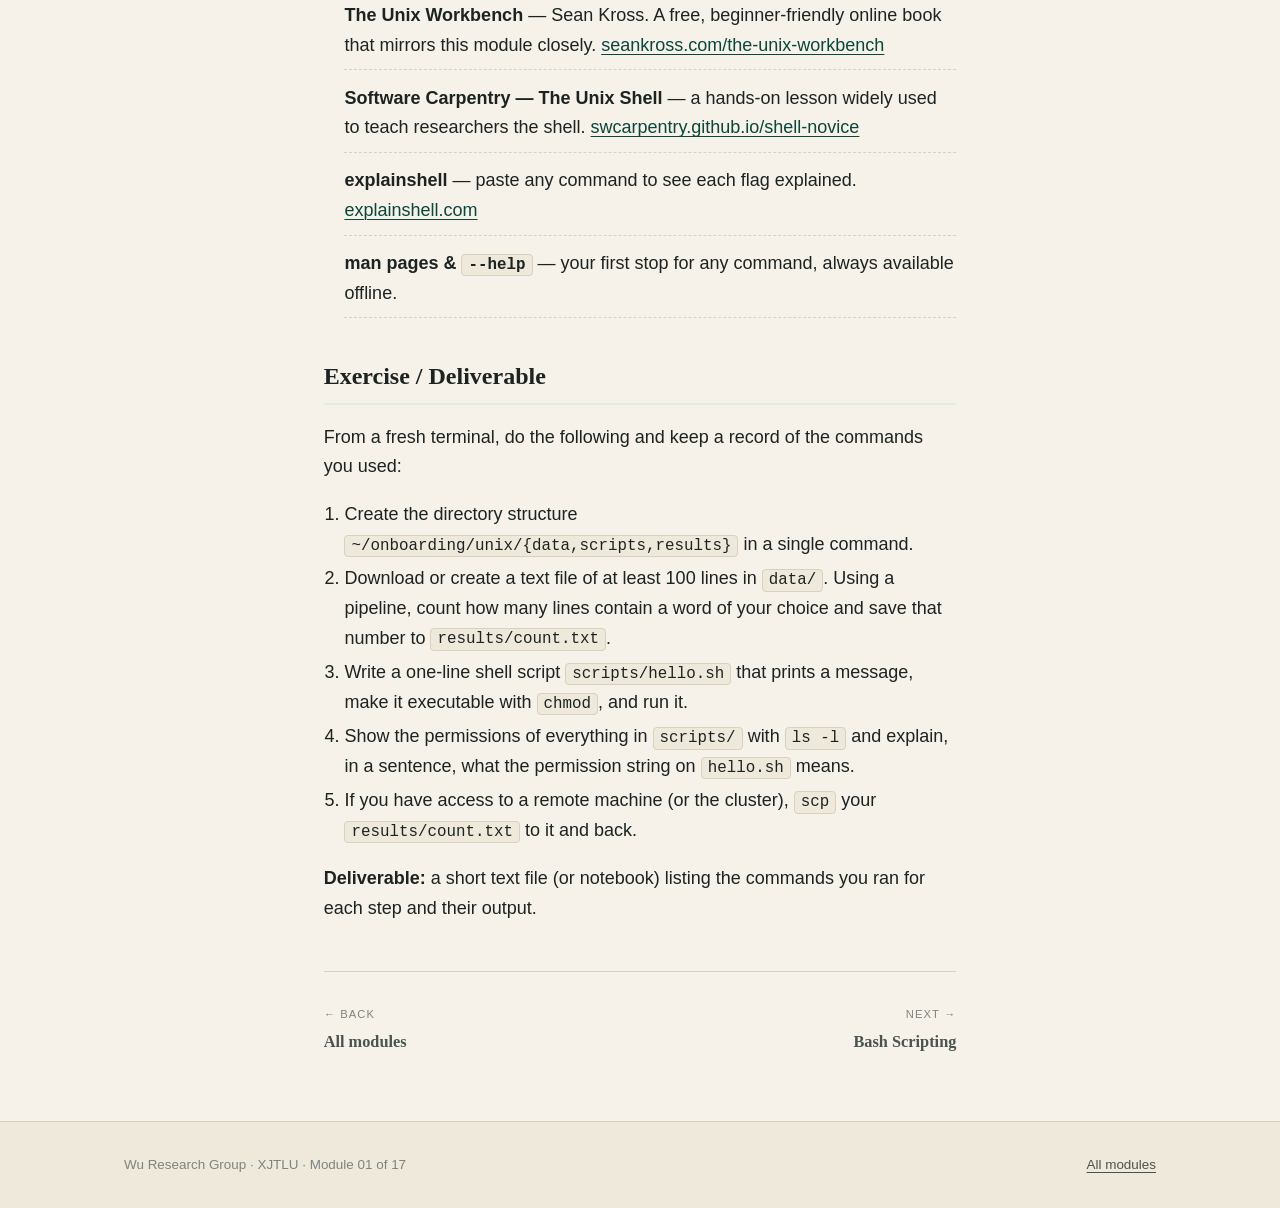
<file: modules/unix-linux-basics.html>
<!doctype html>
<html lang="en">
<head>
<meta charset="utf-8">
<meta name="viewport" content="width=device-width, initial-scale=1">
<title>Unix/Linux Basics · WuGroup Onboarding</title>
<meta name="description" content="The filesystem, the shell, files & permissions, text tools, processes, and connecting to remote machines.">
<link rel="stylesheet" href="../assets/style.css">
</head>
<body>
<div class="wrap">

  <div class="container">
    <nav class="breadcrumb"><a href="../index.html">← WuGroup Onboarding</a></nav>
  </div>

  <header class="mod-masthead">
    <div class="container">
      <p class="kicker">Area 1 · Foundational &amp; Tooling · Module 01</p>
      <h1>Unix/Linux Basics</h1>
      <p class="summary">Almost all of the group's computing happens on Linux — your laptop's terminal, the group workstations, and the XJTLU cluster. This module gets you fluent in the shell so everything after it feels natural.</p>
    </div>
  </header>

  <main class="container prose">

    <div class="meta-grid">
      <div class="meta-card">
        <h4>Learning objectives</h4>
        <ul>
          <li>Move around the filesystem and manage files from the command line</li>
          <li>Read and set file permissions</li>
          <li>Combine small tools with pipes and redirection</li>
          <li>Inspect and control processes</li>
          <li>Log in to a remote machine and copy files to it</li>
        </ul>
      </div>
      <div class="meta-card">
        <h4>Prerequisites</h4>
        <ul><li>A terminal (macOS/Linux built-in; Windows: WSL or MobaXterm)</li><li>No prior command-line experience assumed</li></ul>
      </div>
      <div class="meta-card">
        <h4>Estimated time</h4>
        <ul><li>12–15 hours</li></ul>
      </div>
    </div>

    <section class="section">
      <h2>Overview</h2>
      <p>A <strong>shell</strong> is a program that reads the commands you type and asks the operating system to run them. On Linux and macOS the usual shell is <code>bash</code> (or <code>zsh</code>, which behaves almost identically for everything here). Working in the shell feels slow for a day and then becomes far faster than clicking: it is scriptable, it works identically on your laptop and on a supercomputer, and it is how you will drive every simulation and analysis tool the group uses.</p>
      <p>You do not need to memorise everything. Aim to recognise what is possible and to know how to look things up — <code>man &lt;command&gt;</code> and <code>&lt;command&gt; --help</code> are always there, and <a href="https://explainshell.com/">explainshell.com</a> will annotate any command you paste into it.</p>
    </section>

    <section class="section">
      <h2>The filesystem &amp; moving around</h2>
      <p>Unix organises everything into one tree that starts at the root, <code>/</code>. Your files live under your <em>home</em> directory, written <code>~</code> (e.g. <code>/home/alice</code>). A <strong>path</strong> is an address in this tree: <em>absolute</em> paths start at <code>/</code>, <em>relative</em> paths start from where you currently are.</p>

      <figure>
        <svg viewBox="0 0 560 190" role="img" aria-labelledby="fsttl fsdesc" xmlns="http://www.w3.org/2000/svg" style="max-width:560px">
          <title id="fsttl">The Unix filesystem tree</title>
          <desc id="fsdesc">A tree rooted at slash, branching to bin, etc, and home; home branches to a user directory alice, which contains projects and data subdirectories.</desc>
          <g font-family="ui-monospace, Menlo, monospace" font-size="13">
            <g stroke="#c3b9a3" stroke-width="1.5" fill="none">
              <path d="M60,55 H500"/>
              <path d="M140,55 V78"/><path d="M300,55 V78"/><path d="M60,50 V78"/><path d="M502,55 V78"/>
              <path d="M300,104 V120"/><path d="M220,120 H380"/>
              <path d="M220,120 V138"/><path d="M380,120 V138"/>
            </g>
            <g>
              <rect x="40"  y="24" width="40" height="26" rx="5" fill="#e2ebe6" stroke="#10685a"/><text x="60"  y="41" text-anchor="middle" fill="#0a463c">/</text>
              <rect x="112" y="78" width="56" height="26" rx="5" fill="#f0e9db" stroke="#c3b9a3"/><text x="140" y="95" text-anchor="middle" fill="#4a534f">bin</text>
              <rect x="474" y="78" width="56" height="26" rx="5" fill="#f0e9db" stroke="#c3b9a3"/><text x="502" y="95" text-anchor="middle" fill="#4a534f">etc</text>
              <rect x="30"  y="78" width="60" height="26" rx="5" fill="#f0e9db" stroke="#c3b9a3"/><text x="60"  y="95" text-anchor="middle" fill="#4a534f">…</text>
              <rect x="266" y="78" width="68" height="26" rx="5" fill="#e2ebe6" stroke="#10685a"/><text x="300" y="95" text-anchor="middle" fill="#0a463c">home</text>
              <rect x="262" y="120" width="76" height="26" rx="5" fill="#e2ebe6" stroke="#10685a"/><text x="300" y="137" text-anchor="middle" fill="#0a463c">alice ~</text>
              <rect x="180" y="138" width="80" height="26" rx="5" fill="#f0e9db" stroke="#c3b9a3"/><text x="220" y="155" text-anchor="middle" fill="#4a534f">projects</text>
              <rect x="348" y="138" width="64" height="26" rx="5" fill="#f0e9db" stroke="#c3b9a3"/><text x="380" y="155" text-anchor="middle" fill="#4a534f">data</text>
            </g>
          </g>
        </svg>
        <figcaption>Figure 1. Everything hangs off a single root <code>/</code>. Your home directory <code>~</code> is where your own files live; the absolute path to <code>projects</code> here is <code>/home/alice/projects</code>.</figcaption>
      </figure>

      <p>The core navigation commands:</p>
      <pre>pwd                 # print working directory — "where am I?"
ls                  # list files here
ls -la              # long listing, including hidden (dot) files
cd projects         # change into ./projects (relative)
cd /home/alice      # jump somewhere by absolute path
cd ..               # go up one level
cd                  # go home (~)</pre>
    </section>

    <section class="section">
      <h2>Working with files &amp; directories</h2>
      <pre>mkdir -p runs/2026/test    # make directories, parents included
cp  a.dat backup/          # copy
mv  old.dat new.dat        # move / rename
rm  junk.log               # remove a file  (there is no undo — be careful)
rm -r olddir/              # remove a directory and its contents
cat  small.txt             # dump a file to the screen
less big.log               # scroll a large file (q to quit, / to search)
head -n 20 f.csv           # first 20 lines;  tail -n 20  for the last 20
find . -name "*.xyz"       # search the tree for matching files</pre>
      <div class="callout">
        <p class="callout-title">On deleting things</p>
        <p><code>rm</code> is permanent — there is no recycle bin. Double-check the path before you run <code>rm -r</code>, and never run <code>rm -rf /</code> or a stray <code>rm -rf *</code> in the wrong directory. When unsure, <code>ls</code> first to see exactly what a wildcard matches.</p>
      </div>
    </section>

    <section class="section">
      <h2>Permissions</h2>
      <p>Every file has an owner, a group, and three sets of permissions — <strong>r</strong>ead, <strong>w</strong>rite, e<strong>x</strong>ecute — for the owner, the group, and everyone else. <code>ls -l</code> shows them as a ten-character string like <code>-rwxr-xr--</code>.</p>
      <pre>chmod +x run.sh          # make a script executable
chmod 644 notes.txt      # rw-r--r--  (owner writes, others read)
chmod 755 bin/           # rwxr-xr-x  (typical for a directory)
chown alice:group f.dat  # change owner/group (needs privileges)</pre>
      <p>The three-digit form treats <code>rwx</code> as bits: <code>r=4, w=2, x=1</code>, summed per field. So <code>7 = rwx</code>, <code>6 = rw-</code>, <code>5 = r-x</code>.</p>
    </section>

    <section class="section">
      <h2>Pipes, redirection &amp; text tools</h2>
      <p>The Unix philosophy is <em>small tools that each do one thing, combined with pipes</em>. A pipe <code>|</code> sends one command's output into the next command's input; redirection <code>&gt;</code> sends output into a file.</p>

      <figure>
        <svg viewBox="0 0 560 110" role="img" aria-labelledby="pipettl pipedesc" xmlns="http://www.w3.org/2000/svg" style="max-width:560px">
          <title id="pipettl">A shell pipeline</title>
          <desc id="pipedesc">The command cat data.log feeds into grep ERROR, which feeds into wc -l, whose result is redirected into a file count.txt.</desc>
          <defs>
            <marker id="pa" markerWidth="9" markerHeight="9" refX="7" refY="3" orient="auto"><path d="M0,0 L7,3 L0,6 Z" fill="#10685a"/></marker>
          </defs>
          <g font-family="ui-monospace, Menlo, monospace" font-size="12.5">
            <rect x="6"   y="42" width="118" height="40" rx="7" fill="#e2ebe6" stroke="#10685a"/><text x="65"  y="66" text-anchor="middle" fill="#0a463c">cat data.log</text>
            <rect x="168" y="42" width="118" height="40" rx="7" fill="#e2ebe6" stroke="#10685a"/><text x="227" y="66" text-anchor="middle" fill="#0a463c">grep ERROR</text>
            <rect x="330" y="42" width="90" height="40" rx="7" fill="#e2ebe6" stroke="#10685a"/><text x="375" y="66" text-anchor="middle" fill="#0a463c">wc -l</text>
            <rect x="462" y="42" width="92" height="40" rx="7" fill="#f0e9db" stroke="#c3b9a3"/><text x="508" y="66" text-anchor="middle" fill="#4a534f">count.txt</text>
            <line x1="124" y1="62" x2="165" y2="62" stroke="#10685a" stroke-width="2" marker-end="url(#pa)"/>
            <line x1="286" y1="62" x2="327" y2="62" stroke="#10685a" stroke-width="2" marker-end="url(#pa)"/>
            <line x1="420" y1="62" x2="459" y2="62" stroke="#10685a" stroke-width="2" marker-end="url(#pa)"/>
            <text x="145" y="35" text-anchor="middle" fill="#7c847f">|</text>
            <text x="307" y="35" text-anchor="middle" fill="#7c847f">|</text>
            <text x="440" y="35" text-anchor="middle" fill="#7c847f">&gt;</text>
          </g>
        </svg>
        <figcaption>Figure 2. A pipeline: count how many lines of <code>data.log</code> contain <code>ERROR</code> and write the number to <code>count.txt</code> — <code>cat data.log | grep ERROR | wc -l &gt; count.txt</code>.</figcaption>
      </figure>

      <pre>grep "pattern" file        # print lines matching a pattern
wc -l file                 # count lines  (-w words, -c bytes)
sort file | uniq -c        # sort, then count unique lines
cut -d, -f2 data.csv       # take the 2nd comma-separated column
command &gt; out.txt          # redirect output to a file (overwrite)
command &gt;&gt; out.txt         # append instead of overwrite
command 2&gt; err.txt         # redirect errors (stream 2) separately</pre>
    </section>

    <section class="section">
      <h2>Processes</h2>
      <p>A running program is a <strong>process</strong>. You will need to watch long simulations and occasionally stop a runaway job.</p>
      <pre>top    (or htop)           # live view of running processes (q to quit)
ps aux | grep lammps       # find a specific process
./long_job.sh &amp;            # run in the background; note the job/PID
jobs                       # list background jobs in this shell
kill  12345                # ask process 12345 to stop
kill -9 12345              # force-kill if it will not stop
Ctrl-C                     # interrupt the foreground command
Ctrl-Z then bg             # suspend, then resume in the background</pre>
    </section>

    <section class="section">
      <h2>Remote access</h2>
      <p>The group's real computing runs on remote machines. You reach them with <code>ssh</code> and copy files with <code>scp</code> or <code>rsync</code>. (Getting onto the XJTLU cluster specifically — VPN, login nodes, and the SLURM scheduler — is covered in <a href="hpc-slurm.html">Module 06</a>.)</p>
      <pre>ssh alice@server.example.edu        # open a shell on a remote machine
scp results.dat alice@server:~/in/  # copy a local file to the remote
scp alice@server:~/out/traj.xtc .   # copy a remote file to here
rsync -av runs/ alice@server:~/runs/ # sync a directory (efficient, resumable)</pre>
      <div class="callout">
        <p class="callout-title">Set up SSH keys early</p>
        <p>Generate a key pair with <code>ssh-keygen</code> and copy the public key to the server (<code>ssh-copy-id</code>). You then log in without typing a password every time — and scripts can connect non-interactively.</p>
      </div>
    </section>

    <section class="section">
      <h2>A terminal editor</h2>
      <p>You will often edit files without a graphical editor — over SSH, for example. Learn at least one terminal editor. <code>nano</code> is the gentlest (shortcuts shown at the bottom of the screen; <code>Ctrl-O</code> saves, <code>Ctrl-X</code> exits). <code>vim</code> is more powerful and everywhere; if you open it by accident, press <code>Esc</code> then type <code>:q!</code> to quit without saving.</p>
    </section>

    <section class="section">
      <h2>Resources</h2>
      <ul class="resource-list">
        <li><strong>The Unix Workbench</strong> — Sean Kross. A free, beginner-friendly online book that mirrors this module closely. <a href="https://seankross.com/the-unix-workbench/">seankross.com/the-unix-workbench</a></li>
        <li><strong>Software Carpentry — The Unix Shell</strong> — a hands-on lesson widely used to teach researchers the shell. <a href="https://swcarpentry.github.io/shell-novice/">swcarpentry.github.io/shell-novice</a></li>
        <li><strong>explainshell</strong> — paste any command to see each flag explained. <a href="https://explainshell.com/">explainshell.com</a></li>
        <li><strong>man pages &amp; <code>--help</code></strong> — your first stop for any command, always available offline.</li>
      </ul>
    </section>

    <section class="section">
      <h2>Exercise / Deliverable</h2>
      <p>From a fresh terminal, do the following and keep a record of the commands you used:</p>
      <ol>
        <li>Create the directory structure <code>~/onboarding/unix/{data,scripts,results}</code> in a single command.</li>
        <li>Download or create a text file of at least 100 lines in <code>data/</code>. Using a pipeline, count how many lines contain a word of your choice and save that number to <code>results/count.txt</code>.</li>
        <li>Write a one-line shell script <code>scripts/hello.sh</code> that prints a message, make it executable with <code>chmod</code>, and run it.</li>
        <li>Show the permissions of everything in <code>scripts/</code> with <code>ls -l</code> and explain, in a sentence, what the permission string on <code>hello.sh</code> means.</li>
        <li>If you have access to a remote machine (or the cluster), <code>scp</code> your <code>results/count.txt</code> to it and back.</li>
      </ol>
      <p><strong>Deliverable:</strong> a short text file (or notebook) listing the commands you ran for each step and their output.</p>
    </section>

    <nav class="pager">
      <a href="../index.html"><span class="dir">← Back</span><br><span class="t">All modules</span></a>
      <a class="next" href="bash-scripting.html"><span class="dir">Next →</span><br><span class="t">Bash Scripting</span></a>
    </nav>

  </main>

  <footer class="site-foot">
    <div class="container">
      <p>Wu Research Group · XJTLU · Module 01 of 17</p>
      <p><a href="../index.html">All modules</a></p>
    </div>
  </footer>

</div>
</body>
</html>
</file>
<file: assets/style.css>
/* ==========================================================================
   WuGroup Onboarding — shared stylesheet
   Standalone: no external fonts, no CDN. Renders offline via file://.
   Aesthetic: refined academic/editorial. Warm paper, deep ink, teal accent.
   ========================================================================== */

:root {
  --paper:        #f6f2e9;
  --paper-2:      #efe9dc;
  --card:         #fffdf8;
  --ink:          #1c2321;
  --ink-soft:     #4a534f;
  --ink-faint:    #7c847f;
  --rule:         #d9d1bf;
  --accent:       #10685a;   /* deep teal-green */
  --accent-dark:  #0a463c;
  --accent-soft:  #e2ebe6;
  --area2:        #8a4b2f;   /* warm sienna, for the science area */
  --area2-soft:   #f0e5da;
  --area3:        #4a5a8a;   /* muted indigo, for the research skills area */
  --area3-soft:   #e4e7f3;
  --shadow:       0 1px 2px rgba(28,35,33,.06), 0 8px 24px -12px rgba(28,35,33,.22);

  --serif: "Iowan Old Style", "Palatino Linotype", Palatino, "Book Antiqua", Georgia, serif;
  --sans:  ui-sans-serif, -apple-system, BlinkMacSystemFont, "Segoe UI", Roboto, "Helvetica Neue", Arial, sans-serif;
  --mono:  ui-monospace, "SF Mono", "JetBrains Mono", "Cascadia Code", Menlo, Consolas, monospace;

  --measure: 68ch;
}

* { box-sizing: border-box; }

html { scroll-behavior: smooth; }

body {
  margin: 0;
  background: var(--paper);
  color: var(--ink);
  font-family: var(--sans);
  font-size: 18px;
  line-height: 1.65;
  -webkit-font-smoothing: antialiased;
  text-rendering: optimizeLegibility;
}

/* subtle paper grain via layered gradients (no image files) */
body::before {
  content: "";
  position: fixed;
  inset: 0;
  pointer-events: none;
  z-index: 0;
  background:
    radial-gradient(1200px 600px at 85% -10%, rgba(16,104,90,.06), transparent 60%),
    radial-gradient(900px 500px at -10% 110%, rgba(138,75,47,.05), transparent 60%);
}

.wrap { position: relative; z-index: 1; }

a { color: var(--accent-dark); text-underline-offset: 3px; text-decoration-thickness: 1px; }
a:hover { color: var(--accent); }

code, kbd, samp { font-family: var(--mono); font-size: .88em; }
:not(pre) > code {
  background: var(--paper-2);
  border: 1px solid var(--rule);
  padding: .08em .38em;
  border-radius: 4px;
}
pre {
  background: #10181655;
  background: var(--card);
  border: 1px solid var(--rule);
  border-left: 3px solid var(--accent);
  padding: 1rem 1.15rem;
  border-radius: 8px;
  overflow-x: auto;
  font-family: var(--mono);
  font-size: .82em;
  line-height: 1.55;
}

/* ---------- layout shells ---------- */
.container { max-width: 1080px; margin: 0 auto; padding: 0 1.5rem; }
.prose { max-width: var(--measure); }

/* ---------- masthead ---------- */
.masthead {
  border-bottom: 1px solid var(--rule);
  background: linear-gradient(180deg, var(--paper-2), var(--paper));
}
.masthead .container { padding-top: 2.6rem; padding-bottom: 2.2rem; }
.eyebrow {
  font-family: var(--sans);
  text-transform: uppercase;
  letter-spacing: .22em;
  font-size: .72rem;
  font-weight: 600;
  color: var(--accent);
  margin: 0 0 .8rem;
}
.masthead h1 {
  font-family: var(--serif);
  font-weight: 600;
  font-size: clamp(2.4rem, 6vw, 3.9rem);
  line-height: 1.04;
  letter-spacing: -.01em;
  margin: 0 0 .6rem;
}
.masthead .lede {
  font-family: var(--serif);
  font-size: clamp(1.05rem, 2.4vw, 1.3rem);
  color: var(--ink-soft);
  max-width: 60ch;
  margin: 0;
  font-style: italic;
}

/* ---------- area sections ---------- */
.area { padding: 3rem 0 1rem; }
.area-head { display: flex; align-items: baseline; gap: 1rem; margin-bottom: 1.6rem; }
.area-head .idx {
  font-family: var(--serif);
  font-size: 1rem; font-weight: 700;
  color: var(--accent);
  border: 1.5px solid var(--accent);
  border-radius: 999px;
  width: 2.1rem; height: 2.1rem;
  display: grid; place-items: center;
  flex: none;
}
.area--sci .idx { color: var(--area2); border-color: var(--area2); }
.area--research .idx { color: var(--area3); border-color: var(--area3); }
.area-head h2 {
  font-family: var(--serif);
  font-weight: 600;
  font-size: clamp(1.5rem, 3.4vw, 2.05rem);
  margin: 0; letter-spacing: -.01em;
}
.area-head .sub { color: var(--ink-faint); font-size: .95rem; margin-top: .2rem; }

/* ---------- module cards ---------- */
.modules { display: grid; grid-template-columns: repeat(auto-fill, minmax(300px, 1fr)); gap: 1rem; }
.mod {
  position: relative;
  display: block;
  background: var(--card);
  border: 1px solid var(--rule);
  border-radius: 12px;
  padding: 1.25rem 1.3rem 1.35rem;
  box-shadow: var(--shadow);
  text-decoration: none;
  color: inherit;
  transition: transform .16s ease, box-shadow .16s ease, border-color .16s ease;
  overflow: hidden;
}
.mod::before {
  content: "";
  position: absolute; left: 0; top: 0; bottom: 0; width: 4px;
  background: var(--accent);
  opacity: .0; transition: opacity .16s ease;
}
.area--sci .mod::before { background: var(--area2); }
.area--research .mod::before { background: var(--area3); }
.mod:not(.mod--soon):hover { transform: translateY(-3px); box-shadow: 0 2px 4px rgba(28,35,33,.08), 0 18px 40px -18px rgba(28,35,33,.4); border-color: var(--accent); }
.area--sci .mod:not(.mod--soon):hover { border-color: var(--area2); }
.area--research .mod:not(.mod--soon):hover { border-color: var(--area3); }
.mod:not(.mod--soon):hover::before { opacity: 1; }
.mod--soon { cursor: default; }
.mod .num {
  font-family: var(--mono);
  font-size: .72rem;
  color: var(--ink-faint);
  letter-spacing: .05em;
}
.mod h3 {
  font-family: var(--serif);
  font-weight: 600;
  font-size: 1.24rem;
  line-height: 1.2;
  margin: .35rem 0 .5rem;
}
.mod p { margin: 0; font-size: .92rem; color: var(--ink-soft); line-height: 1.5; }
.badge {
  display: inline-block;
  margin-top: .9rem;
  font-family: var(--sans);
  font-size: .68rem;
  font-weight: 600;
  letter-spacing: .08em;
  text-transform: uppercase;
  padding: .2rem .55rem;
  border-radius: 999px;
  background: var(--paper-2);
  color: var(--ink-faint);
  border: 1px solid var(--rule);
}
.badge--soon { background: var(--accent-soft); color: var(--accent-dark); border-color: transparent; }
.badge--ready { background: #dff0e6; color: #146c3d; border-color: transparent; }

/* ---------- module page ---------- */
.breadcrumb { padding: 1.4rem 0 0; font-size: .85rem; color: var(--ink-faint); }
.breadcrumb a { text-decoration: none; font-weight: 600; }
.mod-masthead { border-bottom: 1px solid var(--rule); padding-bottom: 1.8rem; margin-bottom: 2rem; }
.mod-masthead .kicker { text-transform: uppercase; letter-spacing: .18em; font-size: .7rem; font-weight: 700; color: var(--accent); margin: 1.4rem 0 .6rem; }
.mod-masthead h1 { font-family: var(--serif); font-weight: 600; font-size: clamp(2rem, 5vw, 3rem); line-height: 1.06; margin: 0 0 .5rem; letter-spacing: -.01em; }
.mod-masthead .summary { font-family: var(--serif); font-style: italic; font-size: 1.18rem; color: var(--ink-soft); margin: 0; max-width: 58ch; }

.section { margin: 2.4rem 0; }
.section > h2 {
  font-family: var(--serif);
  font-weight: 600;
  font-size: 1.5rem;
  margin: 0 0 .8rem;
  padding-bottom: .4rem;
  border-bottom: 2px solid var(--accent-soft);
}
.section h3 { font-family: var(--serif); font-weight: 600; font-size: 1.18rem; margin: 1.6rem 0 .5rem; }
.prose p, .prose li { color: var(--ink); }
.prose ul, .prose ol { padding-left: 1.3rem; }
.prose li { margin: .3rem 0; }

.callout {
  background: var(--accent-soft);
  border-radius: 10px;
  padding: 1rem 1.2rem;
  margin: 1.4rem 0;
  border: 1px solid #cfe0d8;
}
.callout .callout-title { font-weight: 700; color: var(--accent-dark); margin: 0 0 .35rem; font-size: .95rem; }

.meta-grid { display: grid; grid-template-columns: repeat(auto-fit, minmax(220px,1fr)); gap: 1rem; margin: 1.4rem 0; }
.meta-card { background: var(--card); border: 1px solid var(--rule); border-radius: 10px; padding: 1rem 1.1rem; }
.meta-card h4 { margin: 0 0 .5rem; font-size: .72rem; text-transform: uppercase; letter-spacing: .12em; color: var(--ink-faint); }
.meta-card ul { margin: 0; padding-left: 1.1rem; font-size: .92rem; }

figure { margin: 1.6rem 0; }
figure svg, figure img { max-width: 100%; height: auto; display: block; }
figcaption { font-size: .82rem; color: var(--ink-faint); margin-top: .5rem; font-style: italic; }

.resource-list { list-style: none; padding: 0; }
.resource-list li { padding: .55rem 0; border-bottom: 1px dashed var(--rule); }

/* ---------- prev/next nav ---------- */
.pager { display: flex; justify-content: space-between; gap: 1rem; margin: 3rem 0 1rem; padding-top: 1.6rem; border-top: 1px solid var(--rule); }
.pager a { display: block; max-width: 46%; text-decoration: none; color: var(--ink-soft); }
.pager a:hover { color: var(--accent); }
.pager .dir { font-size: .7rem; text-transform: uppercase; letter-spacing: .1em; color: var(--ink-faint); }
.pager .t { font-family: var(--serif); font-size: 1.02rem; font-weight: 600; }
.pager .next { margin-left: auto; text-align: right; }

/* ---------- footer ---------- */
.site-foot { margin-top: 4rem; border-top: 1px solid var(--rule); background: var(--paper-2); }
.site-foot .container { padding: 2rem 1.5rem; display: flex; flex-wrap: wrap; gap: .6rem 1.4rem; align-items: center; justify-content: space-between; }
.site-foot p { margin: 0; font-size: .84rem; color: var(--ink-faint); }
.site-foot a { color: var(--ink-soft); }

@media (max-width: 640px) {
  body { font-size: 17px; }
  .pager { flex-direction: column; }
  .pager a, .pager .next { max-width: 100%; text-align: left; margin-left: 0; }
}

@media (prefers-color-scheme: dark) {
  :root {
    --paper:#14181a; --paper-2:#1b2124; --card:#1c2327; --ink:#e9e6dd; --ink-soft:#b3b8b3;
    --ink-faint:#899089; --rule:#2c3438; --accent:#4fc7b0; --accent-dark:#7ad9c6;
    --accent-soft:#173029; --area2:#d99a74; --area2-soft:#2a201a; --area3:#8b9fd4; --area3-soft:#1e2340; --shadow:0 1px 2px rgba(0,0,0,.4),0 10px 30px -14px rgba(0,0,0,.7);
  }
  .badge--ready { background:#123722; color:#7fe0a6; }
  .badge--soon { background:var(--accent-soft); color:var(--accent-dark); }
}
</file>
